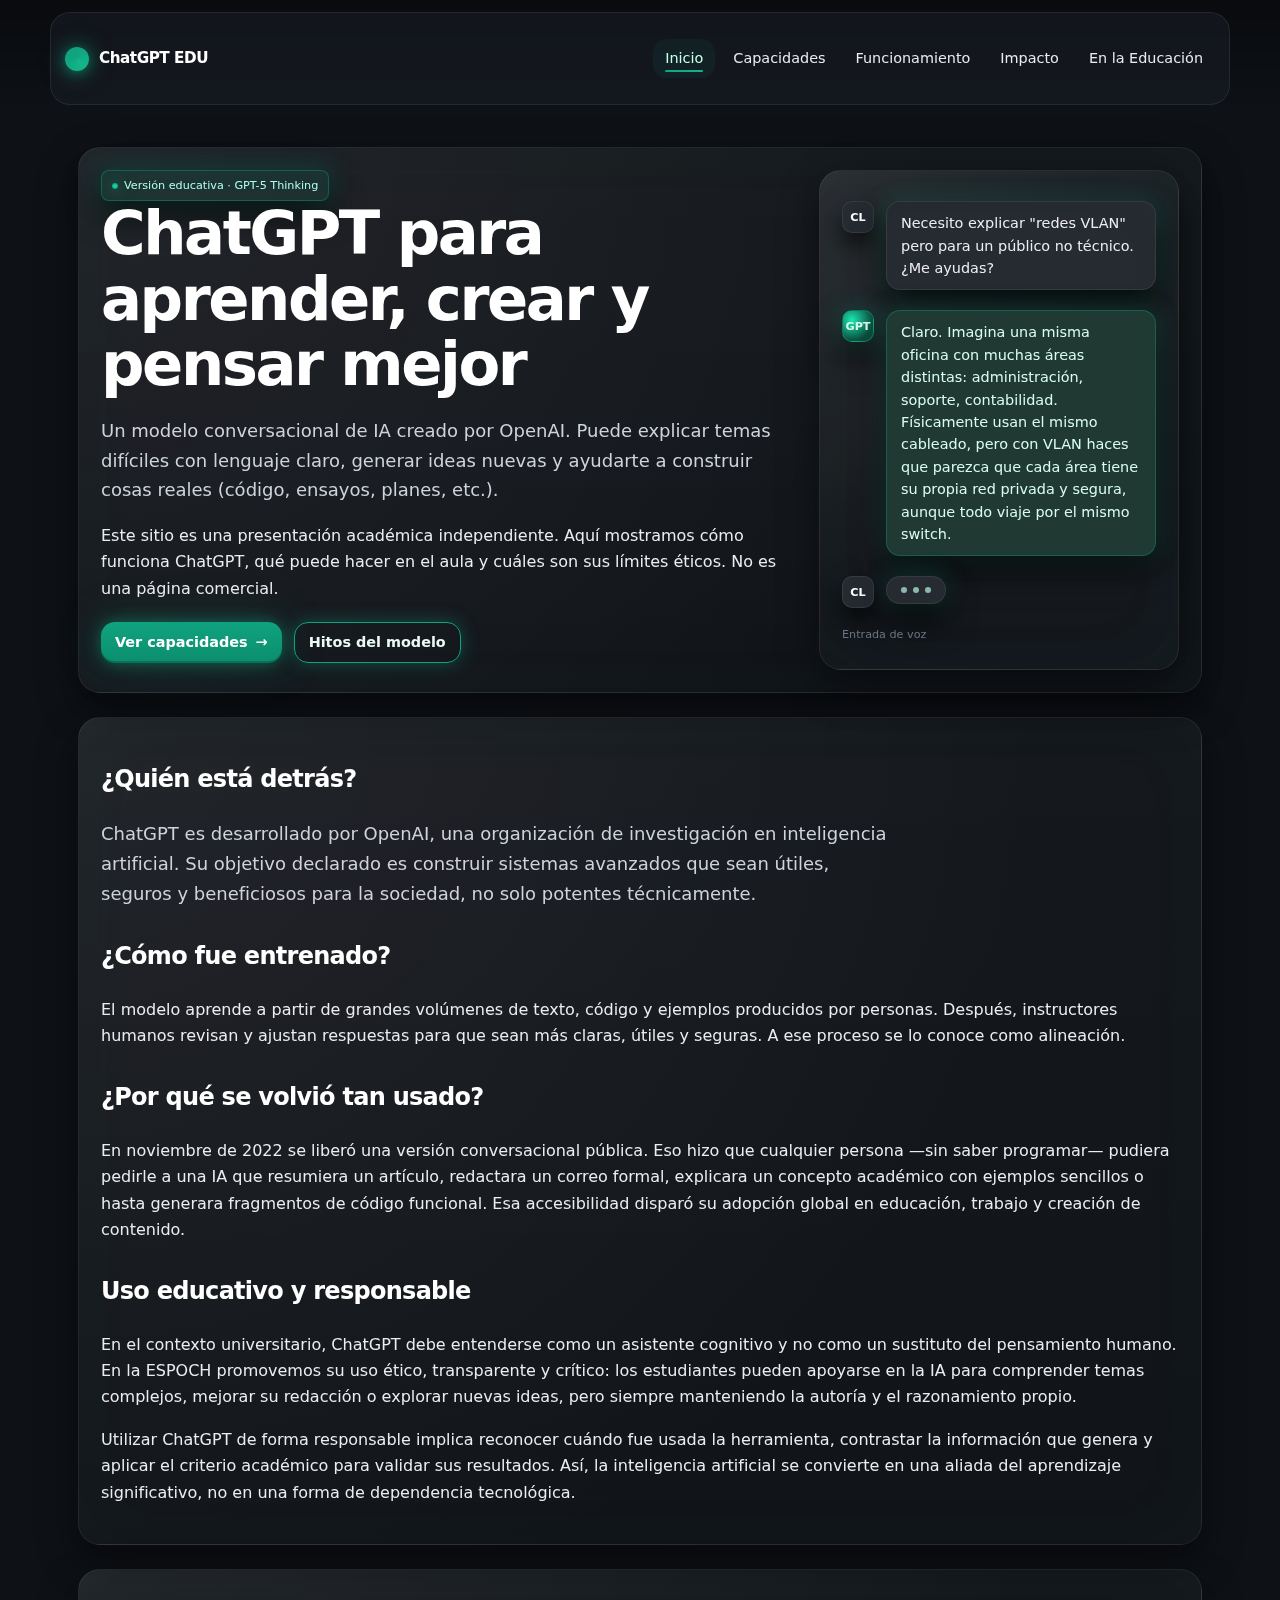
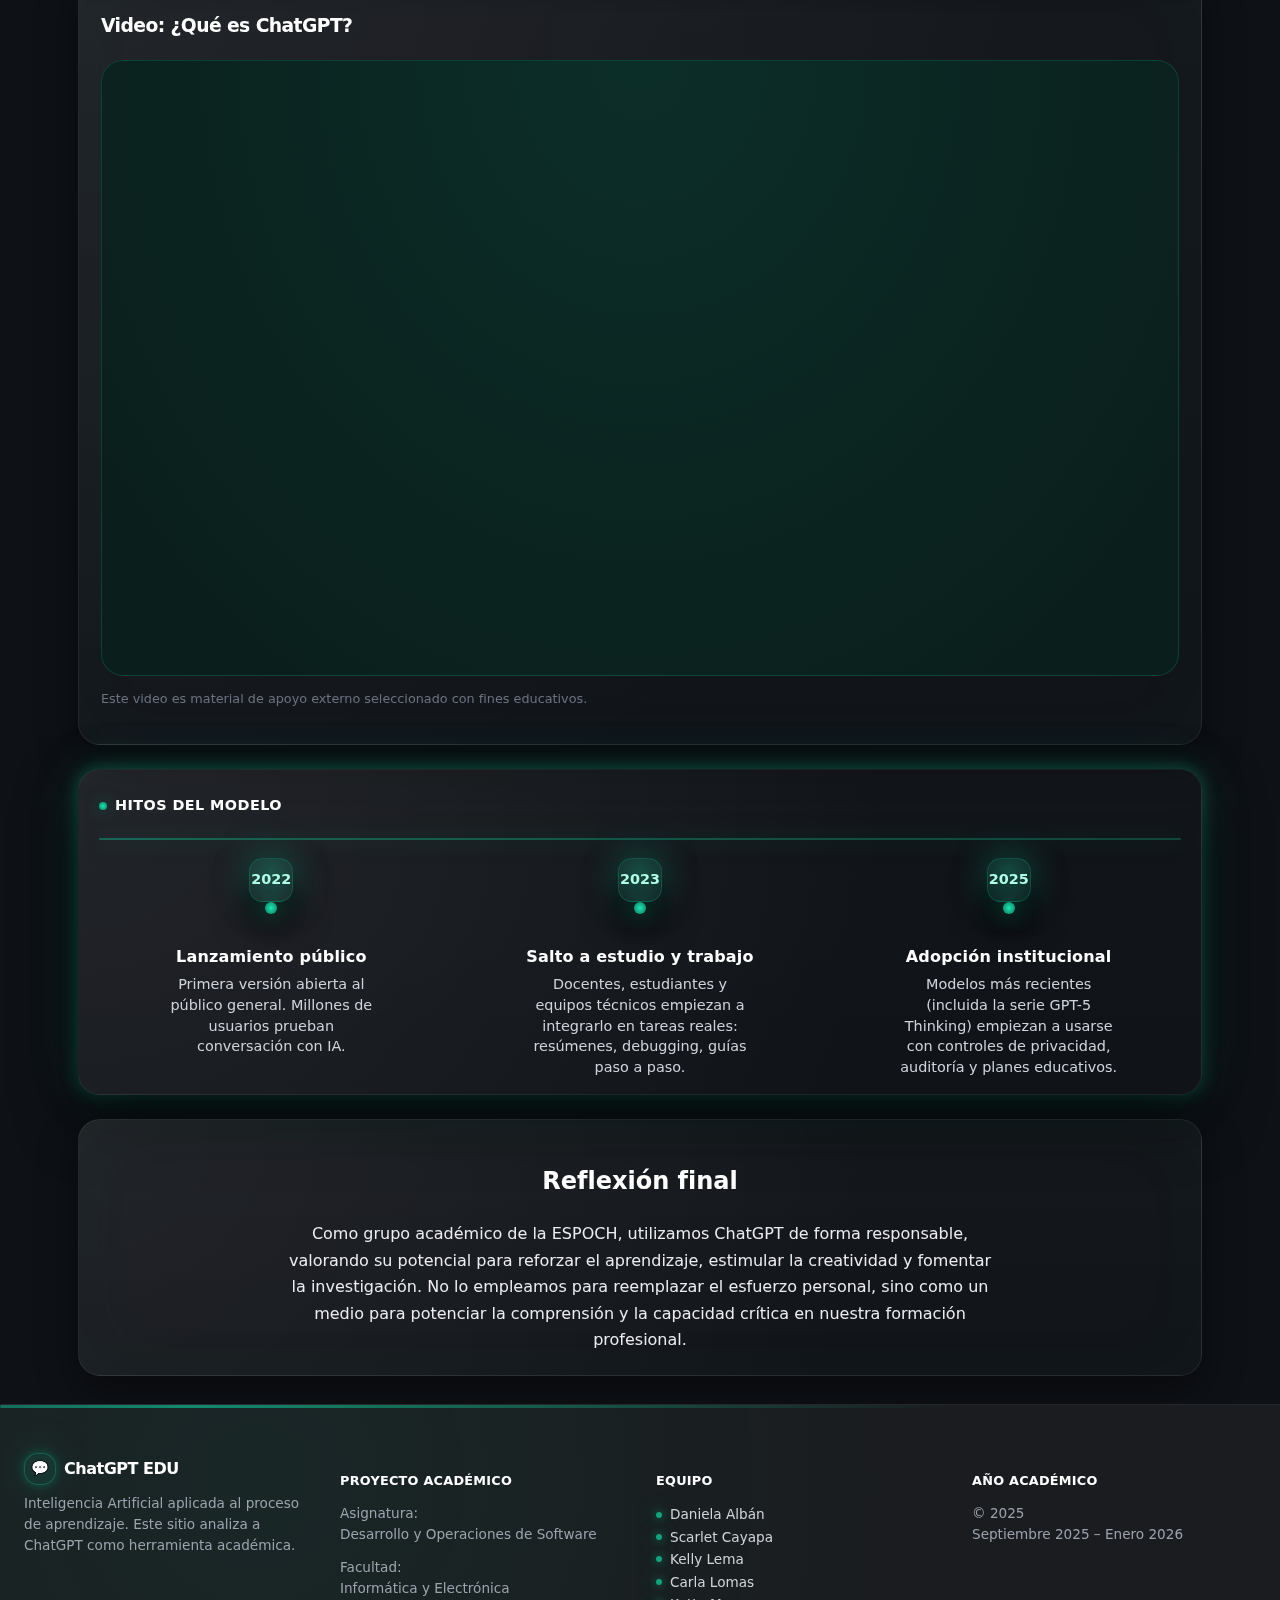
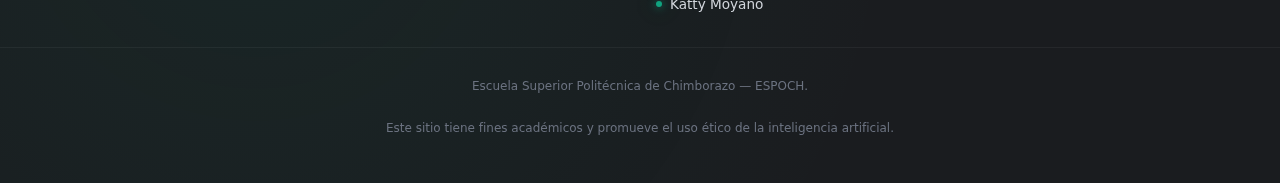
<file: index.html>
<!doctype html>
<html lang="es">
<head>
  <meta charset="utf-8" />
  <meta name="viewport" content="width=device-width,initial-scale=1" />
  <title>ChatGPT — Educación y Práctica Responsable</title>
  <link rel="stylesheet" href="css/styles.css">
  <meta name="description" content="ChatGPT explicado para educación: qué es, cómo funciona, límites, buenas prácticas y papel en el aprendizaje.">
</head>

<body>
  <header class="site-header">
    <nav class="nav" aria-label="Principal">
      <a class="logo" href="index.html">
        ChatGPT EDU
      </a>

      <ul class="menu" role="list">
        <li><a class="active" href="index.html">Inicio</a></li>
        <li><a href="capacidades.html">Capacidades</a></li>
        <li><a href="funcionamiento.html">Funcionamiento</a></li>
        <li><a href="impacto.html">Impacto</a></li>
        <li><a href="academia.html">En la Educación</a></li>
      </ul>
    </nav>
  </header>

  <main class="container">

    <section class="hero card">
      <div class="hero-grid">
        <div>
          <div class="badge" aria-label="Estado del modelo">
            <span class="badge-dot"></span>
            <span>Versión educativa · GPT-5 Thinking</span>
          </div>

          <h1>
            ChatGPT para aprender, crear y pensar mejor
          </h1>

          <p class="lead">
            Un modelo conversacional de IA creado por OpenAI. Puede explicar temas difíciles con lenguaje claro, generar ideas nuevas y ayudarte a construir cosas reales (código, ensayos, planes, etc.).
          </p>

          <p>
            Este sitio es una presentación académica independiente. Aquí mostramos cómo funciona ChatGPT, qué puede hacer en el aula y cuáles son sus límites éticos. No es una página comercial.
          </p>

          <div style="display:flex; flex-wrap:wrap; gap:12px; margin-top:20px;">
            <a class="btn" href="capacidades.html">
              <span>Ver capacidades</span>
              <span aria-hidden="true">→</span>
            </a>

            <a class="btn ghost" href="#timeline">
              <span>Hitos del modelo</span>
            </a>
          </div>
        </div>

        <aside aria-label="Demostración de chat" class="feature" style="font-size:.9rem; line-height:1.4rem;">
          <div class="chat-row user">
            <div class="chat-avatar">CL</div>
            <div class="bubble">
              Necesito explicar "redes VLAN" pero para un público no técnico. ¿Me ayudas?
            </div>
          </div>

          <div class="chat-row assistant">
            <div class="chat-avatar">GPT</div>
            <div class="bubble">
              Claro. Imagina una misma oficina con muchas áreas distintas:
              administración, soporte, contabilidad. Físicamente usan el mismo
              cableado, pero con VLAN haces que parezca que cada área tiene su
              propia red privada y segura, aunque todo viaje por el mismo switch.
            </div>
          </div>

          <div class="chat-row user">
            <div class="chat-avatar">CL</div>
            <div class="bubble typing">
              <span></span><span></span><span></span>
            </div>
          </div>

          <div style="display:flex; align-items:center; font-size:.7rem; color:var(--c-dim); margin-top:8px;">
            <span>Entrada de voz</span>
            <div class="voice-indicator active" aria-hidden="true">
              <div class="bar"></div>
              <div class="bar"></div>
              <div class="bar"></div>
            </div>
          </div>
        </aside>
      </div>
    </section>

    <section class="intro card" style="margin-top:24px;">
      <h2 style="color:#fff; letter-spacing:-0.03em;">¿Quién está detrás?</h2>
      <p class="lead" style="max-width:70ch;">
        ChatGPT es desarrollado por OpenAI, una organización de investigación en inteligencia artificial. Su objetivo declarado es construir sistemas avanzados que sean útiles, seguros y beneficiosos para la sociedad, no solo potentes técnicamente. 
      </p>

      <h2 style="color:#fff; letter-spacing:-0.03em; margin-top:1.8rem;">¿Cómo fue entrenado?</h2>
      <p>
        El modelo aprende a partir de grandes volúmenes de texto, código y ejemplos producidos por personas. Después, instructores humanos revisan y ajustan respuestas para que sean más claras, útiles y seguras. A ese proceso se lo conoce como alineación.
      </p>

      <h2 style="color:#fff; letter-spacing:-0.03em; margin-top:1.8rem;">¿Por qué se volvió tan usado?</h2>
      <p>
        En noviembre de 2022 se liberó una versión conversacional pública. Eso hizo que cualquier persona —sin saber programar— pudiera pedirle a una IA que resumiera un artículo, redactara un correo formal, explicara un concepto académico con ejemplos sencillos o hasta generara fragmentos de código funcional. Esa accesibilidad disparó su adopción global en educación, trabajo y creación de contenido.
      </p>
      <h2 style="color:#fff; letter-spacing:-0.03em; margin-top:1.8rem;">Uso educativo y responsable</h2>
      <p>
        En el contexto universitario, ChatGPT debe entenderse como un asistente cognitivo y no como un sustituto del pensamiento humano. 
        En la ESPOCH promovemos su uso ético, transparente y crítico: los estudiantes pueden apoyarse en la IA para comprender temas complejos, 
        mejorar su redacción o explorar nuevas ideas, pero siempre manteniendo la autoría y el razonamiento propio.
      </p>
      <p>
        Utilizar ChatGPT de forma responsable implica reconocer cuándo fue usada la herramienta, contrastar la información que genera y aplicar el criterio académico para validar sus resultados. 
        Así, la inteligencia artificial se convierte en una aliada del aprendizaje significativo, no en una forma de dependencia tecnológica.
      </p>
    </section>

    <section class="video card" style="margin-top:24px;">
      <h3 style="color:#fff; letter-spacing:-0.03em;">Video: ¿Qué es ChatGPT?</h3>
      <div class="video-wrap">
        <iframe
          src="https://www.youtube.com/embed/VIDEO_ID"
          title="Introducción a ChatGPT"
          allowfullscreen
          loading="lazy"
        ></iframe>
      </div>
      <p style="font-size:.8rem; color:var(--c-dim); margin-top:12px;">
        Este video es material de apoyo externo seleccionado con fines educativos.
      </p>
    </section>

    <section class="timeline" id="timeline" aria-labelledby="timeline-title" style="margin-top:24px;">
      <div class="timeline-header" id="timeline-title">Hitos del modelo</div>

      <div class="timeline-rail" aria-hidden="true"></div>

      <div class="timeline-items">
        <article class="timeline-item" aria-label="Lanzamiento público, 2022">
          <div class="timeline-icon">2022</div>
          <div class="timeline-dot"></div>
          <strong>Lanzamiento público</strong>
          <span>
            Primera versión abierta al público general. Millones de usuarios prueban conversación con IA.
          </span>
        </article>

        <article class="timeline-item" aria-label="Uso masivo educativo y laboral, 2023">
          <div class="timeline-icon">2023</div>
          <div class="timeline-dot"></div>
          <strong>Salto a estudio y trabajo</strong>
          <span>
            Docentes, estudiantes y equipos técnicos empiezan a integrarlo en tareas reales: resúmenes, debugging, guías paso a paso.
          </span>
        </article>

        <article class="timeline-item" aria-label="Integración institucional, 2025">
          <div class="timeline-icon">2025</div>
          <div class="timeline-dot"></div>
          <strong>Adopción institucional</strong>
          <span>
            Modelos más recientes (incluida la serie GPT-5 Thinking) empiezan a usarse con controles de privacidad, auditoría y planes educativos.
          </span>
        </article>
      </div>
    </section>
    <section class="card" style="margin-top:24px; text-align:center;">
      <h2 style="color:#fff;">Reflexión final</h2>
      <p style="max-width:70ch; margin:auto;">
        Como grupo académico de la ESPOCH, utilizamos ChatGPT de forma responsable, 
        valorando su potencial para reforzar el aprendizaje, estimular la creatividad y fomentar la investigación. 
        No lo empleamos para reemplazar el esfuerzo personal, sino como un medio para potenciar la comprensión y la capacidad crítica en nuestra formación profesional.
      </p>

    </section>

  </main>

  <footer class="site-footer">
    <div class="footer-accent"></div>

    <div class="footer-inner">

      <div class="footer-col brand-col">
        <div class="footer-logo">
          <span class="footer-logo-icon">💬</span>
          <span class="footer-logo-text">ChatGPT EDU</span>
        </div>
        <p class="footer-desc">
          Inteligencia Artificial aplicada al proceso de aprendizaje.
          Este sitio analiza a ChatGPT como herramienta académica.
        </p>
      </div>

      <div class="footer-col project-col">
        <h4 class="footer-heading">Proyecto académico</h4>
        <p class="footer-text">
          Asignatura:<br>
          Desarrollo y Operaciones de Software
        </p>
        <p class="footer-text">
          Facultad:<br>
          Informática y Electrónica
        </p>
      </div>

      <div class="footer-col team-col">
        <h4 class="footer-heading">Equipo</h4>
        <ul class="footer-list">
          <li>Daniela Albán</li>
          <li>Scarlet Cayapa</li>
          <li>Kelly Lema</li>
          <li>Carla Lomas</li>
          <li>Katty Moyano</li>
        </ul>
      </div>

      <div class="footer-col meta-col">
        <h4 class="footer-heading">Año académico</h4>
        <p class="footer-text">
          © 2025<br>
          Septiembre 2025 – Enero 2026
        </p>
      </div>
    </div>

    <div class="footer-bottom">
      <p class="footer-bottom-text">
        Escuela Superior Politécnica de Chimborazo — ESPOCH.<br><br>
        Este sitio tiene fines académicos y promueve el uso ético de la inteligencia artificial.
      </p>
    </div>
  </footer>

  <script src="js/script.js"></script>
</body>
</html>
</file>
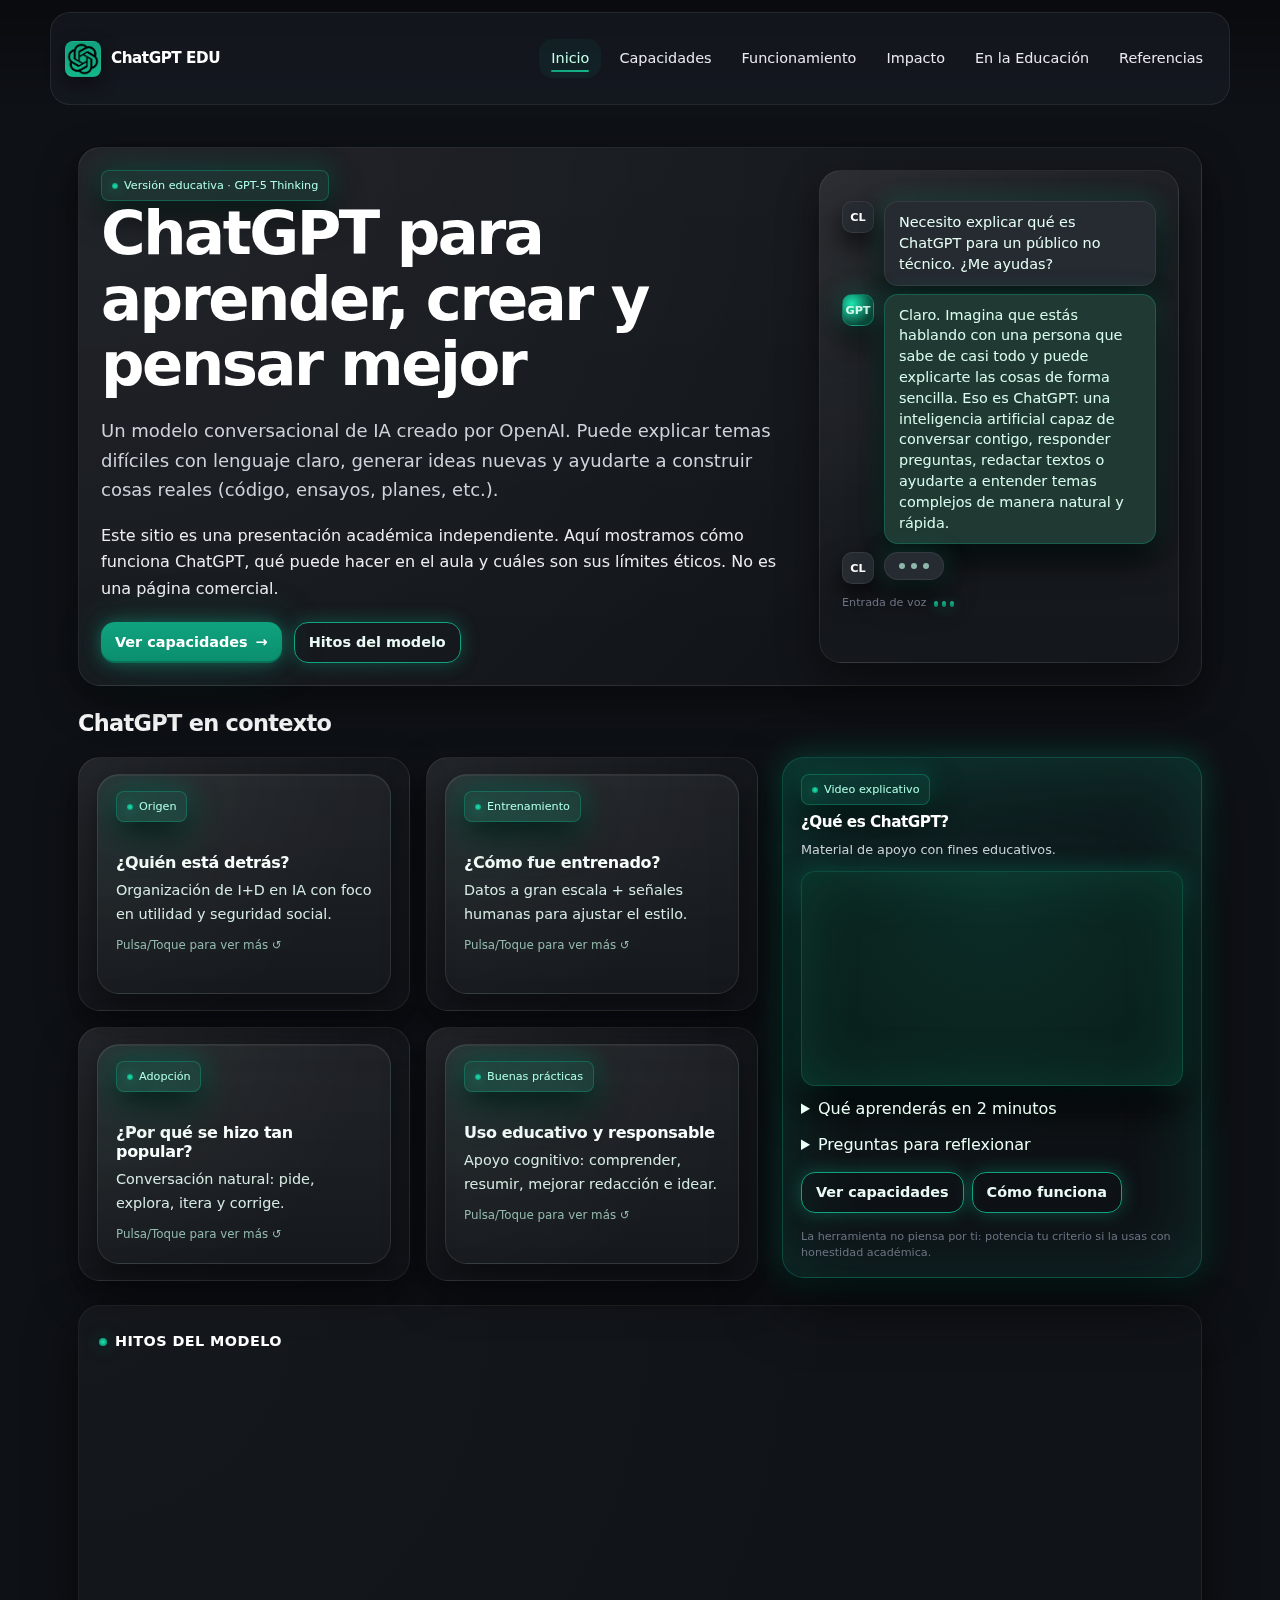
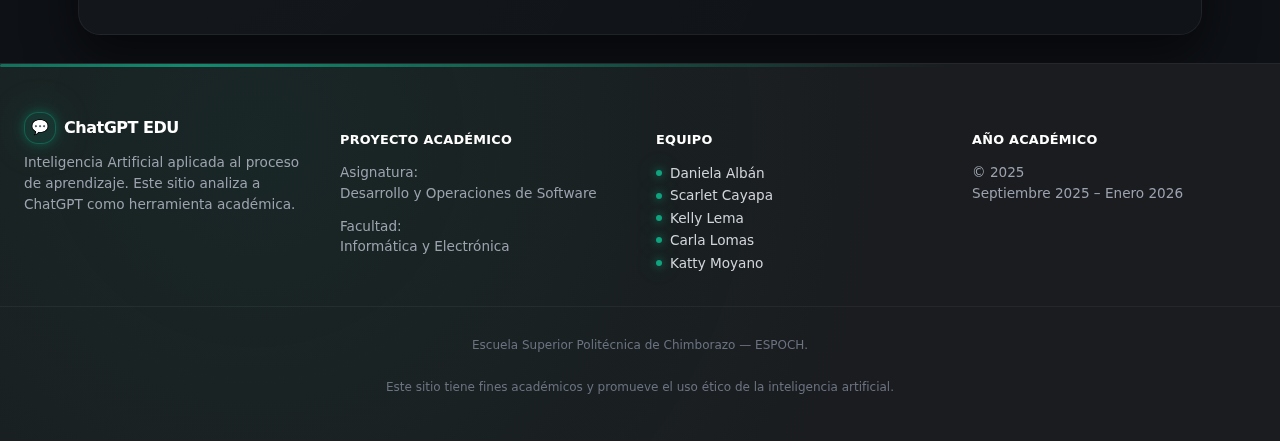
<file: ChatGPT-main/index.html>
<!doctype html>
<html lang="es">
<head>
  <meta charset="utf-8" />
  <meta name="viewport" content="width=device-width,initial-scale=1" />
  <title>ChatGPT — Educación y Práctica Responsable</title>
  <link rel="stylesheet" href="css/index.css">
  <link rel="icon" type="image/png" sizes="16x16" href="img/chatgpt_logo.png">
  <meta name="description" content="ChatGPT explicado para educación: qué es, cómo funciona, límites, buenas prácticas y papel en el aprendizaje.">
</head>

<body>
  <header class="site-header">
    <nav class="nav" aria-label="Principal">
      <a class="logo" href="index.html" aria-label="ChatGPT EDU">
        <img src="img/chatgpt.png" alt="ChatGPT EDU" class="logo-img">
        <span class="logo-text">ChatGPT EDU</span>
      </a>

      <ul class="menu" role="list">
        <li><a class="active" href="index.html">Inicio</a></li>
        <li><a href="capacidades.html">Capacidades</a></li>
        <li><a href="funcionamiento.html">Funcionamiento</a></li>
        <li><a href="impacto.html">Impacto</a></li>
        <li><a href="academia.html">En la Educación</a></li>
        <li><a href="referencias.html">Referencias</a></li>
      </ul>
    </nav>
  </header>

  <main class="container">

    <section class="hero card">
      <div class="hero-grid">
        <div>
          <div class="badge" aria-label="Estado del modelo">
            <span class="badge-dot"></span>
            <span>Versión educativa · GPT-5 Thinking</span>
          </div>

          <h1>
            ChatGPT para aprender, crear y pensar mejor
          </h1>

          <p class="lead">
            Un modelo conversacional de IA creado por OpenAI. Puede explicar temas difíciles con lenguaje claro, generar ideas nuevas y ayudarte a construir cosas reales (código, ensayos, planes, etc.).
          </p>

          <p>
            Este sitio es una presentación académica independiente. Aquí mostramos cómo funciona ChatGPT, qué puede hacer en el aula y cuáles son sus límites éticos. No es una página comercial.
          </p>

          <div style="display:flex; flex-wrap:wrap; gap:12px; margin-top:20px;">
            <a class="btn" href="capacidades.html">
              <span>Ver capacidades</span>
              <span aria-hidden="true">→</span>
            </a>

            <a class="btn ghost" href="#timeline">
              <span>Hitos del modelo</span>
            </a>
          </div>
        </div>

        <aside aria-label="Demostración de chat" class="feature" style="font-size:.9rem; line-height:1.4rem;">
          <div class="chat-row user">
            <div class="chat-avatar">CL</div>
            <div class="bubble">
              Necesito explicar qué es ChatGPT para un público no técnico. ¿Me ayudas?
            </div>
          </div>

          <div class="chat-row assistant">
            <div class="chat-avatar">GPT</div>
            <div class="bubble">
              Claro. Imagina que estás hablando con una persona que sabe de casi todo
              y puede explicarte las cosas de forma sencilla. Eso es ChatGPT: 
              una inteligencia artificial capaz de conversar contigo, responder preguntas,
              redactar textos o ayudarte a entender temas complejos de manera natural y rápida.
            </div>
          </div>

          <div class="chat-row user">
            <div class="chat-avatar">CL</div>
            <div class="bubble typing">
              <span></span><span></span><span></span>
            </div>
          </div>

          <div style="display:flex; align-items:center; font-size:.7rem; color:var(--c-dim); margin-top:8px;">
            <span>Entrada de voz</span>
            <div class="voice-indicator active" aria-hidden="true">
              <div class="bar"></div>
              <div class="bar"></div>
              <div class="bar"></div>
            </div>
          </div>
        </aside>
      </div>
    </section>

<section class="intro-block section-block" aria-labelledby="intro-ctx">
  <!-- Cabecera de la sección -->
  <header class="intro-head">
    <h2 id="intro-ctx" class="section-title">ChatGPT en contexto</h2>
  </header>

  <!-- Grid de tarjetas + video -->
  <div class="intro-grid">

    <!-- Columna izquierda: flip-cards con imagen de fondo -->
    <div class="intro-col">

      <!-- ¿Quién está detrás? -->
      <article class="card feature intro-card flip" aria-live="polite">
        <div class="flip-inner">
          <!-- Frente -->
          <div class="flip-face flip-front">
            <span class="badge"><span class="badge-dot"></span> Origen</span>
            <br></br>
            <h3 class="intro-card-title">¿Quién está detrás?</h3>
            <p class="intro-card-text">
              Organización de I+D en IA con foco en utilidad y seguridad social.
            </p>
            <p class="intro-card-footnote">Pulsa/Toque para ver más ↺</p>
          </div>
          <!-- Dorso con imagen de fondo -->
          <div
            class="flip-face flip-back"
            style="background-image:url('img/openai-building.png');background-size:cover;background-position:center;border-radius:var(--radius-lg);"
          >
            <div class="card feature" style="background:rgba(0,0,0,.45);">
              <h3 class="intro-card-title">OpenAI · Misión</h3>
              <p class="intro-card-text">
                Desarrollar sistemas de IA <strong>útiles, seguros y confiables</strong>, priorizando el beneficio social por encima del rendimiento técnico aislado.
              </p>
              <p class="intro-card-footnote">Fuente institucional y comunicaciones públicas.</p>
            </div>
          </div>
        </div>
      </article>

      <!-- ¿Cómo fue entrenado? -->
      <article class="card feature intro-card flip" aria-live="polite">
        <div class="flip-inner">
          <!-- Frente -->
          <div class="flip-face flip-front">
            <span class="badge"><span class="badge-dot"></span> Entrenamiento</span>
            <br></br>
            <h3 class="intro-card-title">¿Cómo fue entrenado?</h3>
            <p class="intro-card-text">
              Datos a gran escala + señales humanas para ajustar el estilo.
            </p>
            <p class="intro-card-footnote">Pulsa/Toque para ver más ↺</p>
          </div>
          <!-- Dorso con imagen de fondo -->
          <div
            class="flip-face flip-back"
            style="background-image:url('img/training-dataset.png');background-size:cover;background-position:center;border-radius:var(--radius-lg);"
          >
            <div class="card feature" style="background:rgba(0,0,0,.45);">
              <h3 class="intro-card-title">Pre-entrenamiento + Alineación</h3>
              <p class="intro-card-text">
                Aprende patrones de <em>texto y código</em> a gran escala. Y, con retroalimentación humana, se guía hacia respuestas <strong>claras, respetuosas y seguras</strong>.
              </p>
            </div>
          </div>
        </div>
      </article>

      <!-- ¿Por qué se hizo tan popular? -->
      <article class="card feature intro-card flip" aria-live="polite">
        <div class="flip-inner">
          <!-- Frente -->
          <div class="flip-face flip-front">
            <span class="badge"><span class="badge-dot"></span> Adopción</span>
            <br></br>
            <h3 class="intro-card-title">¿Por qué se hizo tan popular?</h3>
            <p class="intro-card-text">
              Conversación natural: pide, explora, itera y corrige.
            </p>
            <p class="intro-card-footnote">Pulsa/Toque para ver más ↺</p>
          </div>
          <!-- Dorso con imagen de fondo -->
          <div
            class="flip-face flip-back"
            style="background-image:url('img/popularity.png');background-size:cover;background-position:center;border-radius:var(--radius-lg);"
          >
            <div class="card feature" style="background:rgba(0,0,0,.45);">
              <h3 class="intro-card-title">Accesibilidad = impacto</h3>
              <p class="intro-card-text">
                Desde 2022, cualquiera puede solicitar <em>explicaciones</em>, <em>borradores</em> o <em>ayuda práctica</em> en lenguaje cotidiano: eso la volvió útil para estudio y trabajo.
              </p>
              <p class="intro-card-footnote">Uso cotidiano en múltiples disciplinas.</p>
            </div>
          </div>
        </div>
      </article>

      <!-- Uso educativo y responsable -->
      <article class="card feature intro-card flip" aria-live="polite">
        <div class="flip-inner">
          <!-- Frente -->
          <div class="flip-face flip-front">
            <span class="badge"><span class="badge-dot"></span> Buenas prácticas</span>
            <br></br>
            <h3 class="intro-card-title">Uso educativo y responsable</h3>
            <p class="intro-card-text">
              Apoyo cognitivo: comprender, resumir, mejorar redacción e idear.
            </p>
            <p class="intro-card-footnote">Pulsa/Toque para ver más ↺</p>
          </div>
          <!-- Dorso con imagen de fondo -->
          <div
            class="flip-face flip-back"
            style="background-image:url('img/ethics-class.png');background-size:cover;background-position:center;border-radius:var(--radius-lg);"
          >
            <div class="card feature" style="background:rgba(0,0,0,.45);">
              <h3 class="intro-card-title">Reglas ESPOCH</h3>
              <p class="intro-card-text">
                Mantener <strong>autoría propia</strong>, citar apoyo, validar información y evitar dependencia. La herramienta potencia el criterio, no lo reemplaza.
              </p>
              <p class="intro-card-footnote">Lineamientos de honestidad académica.</p>
            </div>
          </div>
        </div>
      </article>

    </div>

    <!-- Columna derecha: video destacado -->
    <aside class="intro-video-card card feature">
      <div class="intro-video-head">
        <div class="intro-video-badge">
          <span class="badge-dot"></span>
          <span>Video explicativo</span>
        </div>
        <h3 class="intro-video-title">¿Qué es ChatGPT?</h3>
        <p class="intro-video-desc">Material de apoyo con fines educativos.</p>
      </div>

      <div class="video-shell">
        <div class="video-frame-wrap">
          <iframe
            src="https://www.youtube.com/embed/RwoV5thJ54U"
            title="Introducción a ChatGPT"
            allowfullscreen
            loading="lazy"
          ></iframe>
        </div>
      </div>

      <details class="video-accordion">
        <summary>Qué aprenderás en 2 minutos</summary>
        <ul class="video-points" role="list">
          <li>Definición breve de ChatGPT y su propósito general.</li>
          <li>Idea básica de cómo fue entrenado y por qué responde en lenguaje natural.</li>
          <li>Usos comunes en estudio/trabajo y recordatorio de límites.</li>
        </ul>
      </details>

      <details class="video-accordion">
        <summary>Preguntas para reflexionar</summary>
        <ul class="video-points" role="list">
          <li>¿En qué tareas te apoyaría sin reemplazar tu juicio?</li>
          <li>¿Qué validarías siempre (datos, fuentes, sesgos)?</li>
        </ul>
      </details>

      <div class="video-cta" style="display:flex;flex-wrap:wrap;gap:.5rem;margin:.25rem 0 0">
        <a class="btn ghost" href="capacidades.html">Ver capacidades</a>
        <a class="btn ghost" href="funcionamiento.html">Cómo funciona</a>
      </div>


      <p class="intro-video-footnote">
        La herramienta no piensa por ti: potencia tu criterio si la usas con honestidad académica.
      </p>
    </aside>

  </div>
</section>

    <section class="timeline" id="timeline" aria-labelledby="timeline-title" style="margin-top:24px;">
      <div class="timeline-header" id="timeline-title">Hitos del modelo</div>

      <div class="timeline-rail" aria-hidden="true"></div>

      <div class="timeline-items">
        <article class="timeline-item" data-year="2022">
          <div class="timeline-icon" aria-hidden="true">2022</div>
          <div class="timeline-card" style="margin-top: 1rem;">
            <div class="timeline-head">
              <strong>Lanzamiento público</strong>
              <button class="timeline-toggle" aria-expanded="false" aria-controls="more-2022">Ver más</button>
            </div>
            <p class="timeline-lead">Primera versión abierta al público general. Millones de usuarios prueban conversación con IA.</p>
            <div id="more-2022" class="timeline-more" aria-hidden="true">
              <ul>
                <li>Acceso masivo y experimentación temprana por estudiantes y profesionales.</li>
                <li>Nuevas aplicaciones en educación y productividad.</li>
              </ul>
            </div>
          </div>
        </article>

        <article class="timeline-item" data-year="2023">
          <div class="timeline-icon" aria-hidden="true">2023</div>
          <div class="timeline-card" style="margin-top: 1rem;">
            <div class="timeline-head">
              <strong>Salto a estudio y trabajo</strong>
              <button class="timeline-toggle" aria-expanded="false" aria-controls="more-2023">Ver más</button>
            </div>
            <p class="timeline-lead">Docentes, estudiantes y equipos técnicos empiezan a integrarlo en tareas reales: resúmenes, debugging, guías paso a paso.</p>
            <div id="more-2023" class="timeline-more" aria-hidden="true">
              <ul>
                <li>Propuestas de buenas prácticas en el aula.</li>
                <li>Herramientas auxiliares para docentes y evaluadores.</li>
              </ul>
            </div>
          </div>
        </article>

        <article class="timeline-item" data-year="2025">
          <div class="timeline-icon" aria-hidden="true">2025</div>
          <div class="timeline-card" style="margin-top: 1rem;">
            <div class="timeline-head">
              <strong>Adopción institucional</strong>
              <button class="timeline-toggle" aria-expanded="false" aria-controls="more-2025">Ver más</button>
            </div>
            <p class="timeline-lead">Modelos más recientes empiezan a usarse con controles de privacidad, auditoría y planes educativos.</p>
            <div id="more-2025" class="timeline-more" aria-hidden="true">
              <ul>
                <li>Integración con políticas institucionales de privacidad.</li>
                <li>Desarrollo de cursos y recursos oficiales.</li>
              </ul>
            </div>
          </div>
        </article>
      </div>
    </section>


  </main>

  <footer class="site-footer">
    <div class="footer-accent"></div>

    <div class="footer-inner">

      <div class="footer-col brand-col">
        <div class="footer-logo">
          <span class="footer-logo-icon">💬</span>
          <span class="footer-logo-text">ChatGPT EDU</span>
        </div>
        <p class="footer-desc">
          Inteligencia Artificial aplicada al proceso de aprendizaje.
          Este sitio analiza a ChatGPT como herramienta académica.
        </p>
      </div>

      <div class="footer-col project-col">
        <h4 class="footer-heading">Proyecto académico</h4>
        <p class="footer-text">
          Asignatura:<br>
          Desarrollo y Operaciones de Software
        </p>
        <p class="footer-text">
          Facultad:<br>
          Informática y Electrónica
        </p>
      </div>

      <div class="footer-col team-col">
        <h4 class="footer-heading">Equipo</h4>
        <ul class="footer-list">
          <li>Daniela Albán</li>
          <li>Scarlet Cayapa</li>
          <li>Kelly Lema</li>
          <li>Carla Lomas</li>
          <li>Katty Moyano</li>
        </ul>
      </div>

      <div class="footer-col meta-col">
        <h4 class="footer-heading">Año académico</h4>
        <p class="footer-text">
          © 2025<br>
          Septiembre 2025 – Enero 2026
        </p>
      </div>
    </div>

    <div class="footer-bottom">
      <p class="footer-bottom-text">
        Escuela Superior Politécnica de Chimborazo — ESPOCH.<br><br>
        Este sitio tiene fines académicos y promueve el uso ético de la inteligencia artificial.
      </p>
    </div>
  </footer>

  <script src="js/script.js"></script>
  <!-- pequeño script para animar la timeline y manejar expansión -->
  <script>
      (function(){
        // Animar cuando entren en viewport
        const items = document.querySelectorAll('.timeline-item');
        const io = new IntersectionObserver((entries) => {
          entries.forEach(e => {
            if (e.isIntersecting) {
              e.target.classList.add('in-view');
              io.unobserve(e.target);
            }
          });
        }, {threshold: 0.18});
        items.forEach(i => io.observe(i));

        // Toggle expandible accesible
        document.querySelectorAll('.timeline-toggle').forEach(btn => {
          btn.addEventListener('click', () => {
            const id = btn.getAttribute('aria-controls');
            const panel = document.getElementById(id);
            const expanded = btn.getAttribute('aria-expanded') === 'true';
            btn.setAttribute('aria-expanded', String(!expanded));
            if (!expanded) {
              panel.setAttribute('aria-hidden','false');
              panel.style.maxHeight = panel.scrollHeight + 'px';
              btn.textContent = 'Cerrar';
            } else {
              panel.style.maxHeight = null;
              panel.setAttribute('aria-hidden','true');
              btn.textContent = 'Ver más';
            }
          });
        });
        // Ajustar maxHeight al resize para panels abiertos
        window.addEventListener('resize', () => {
          document.querySelectorAll('.timeline-more').forEach(p => {
            if (p.parentElement.querySelector('.timeline-toggle').getAttribute('aria-expanded') === 'true') {
              p.style.maxHeight = p.scrollHeight + 'px';
            }
          });
        });
      })();
    </script>
</body>
</html>
</file>
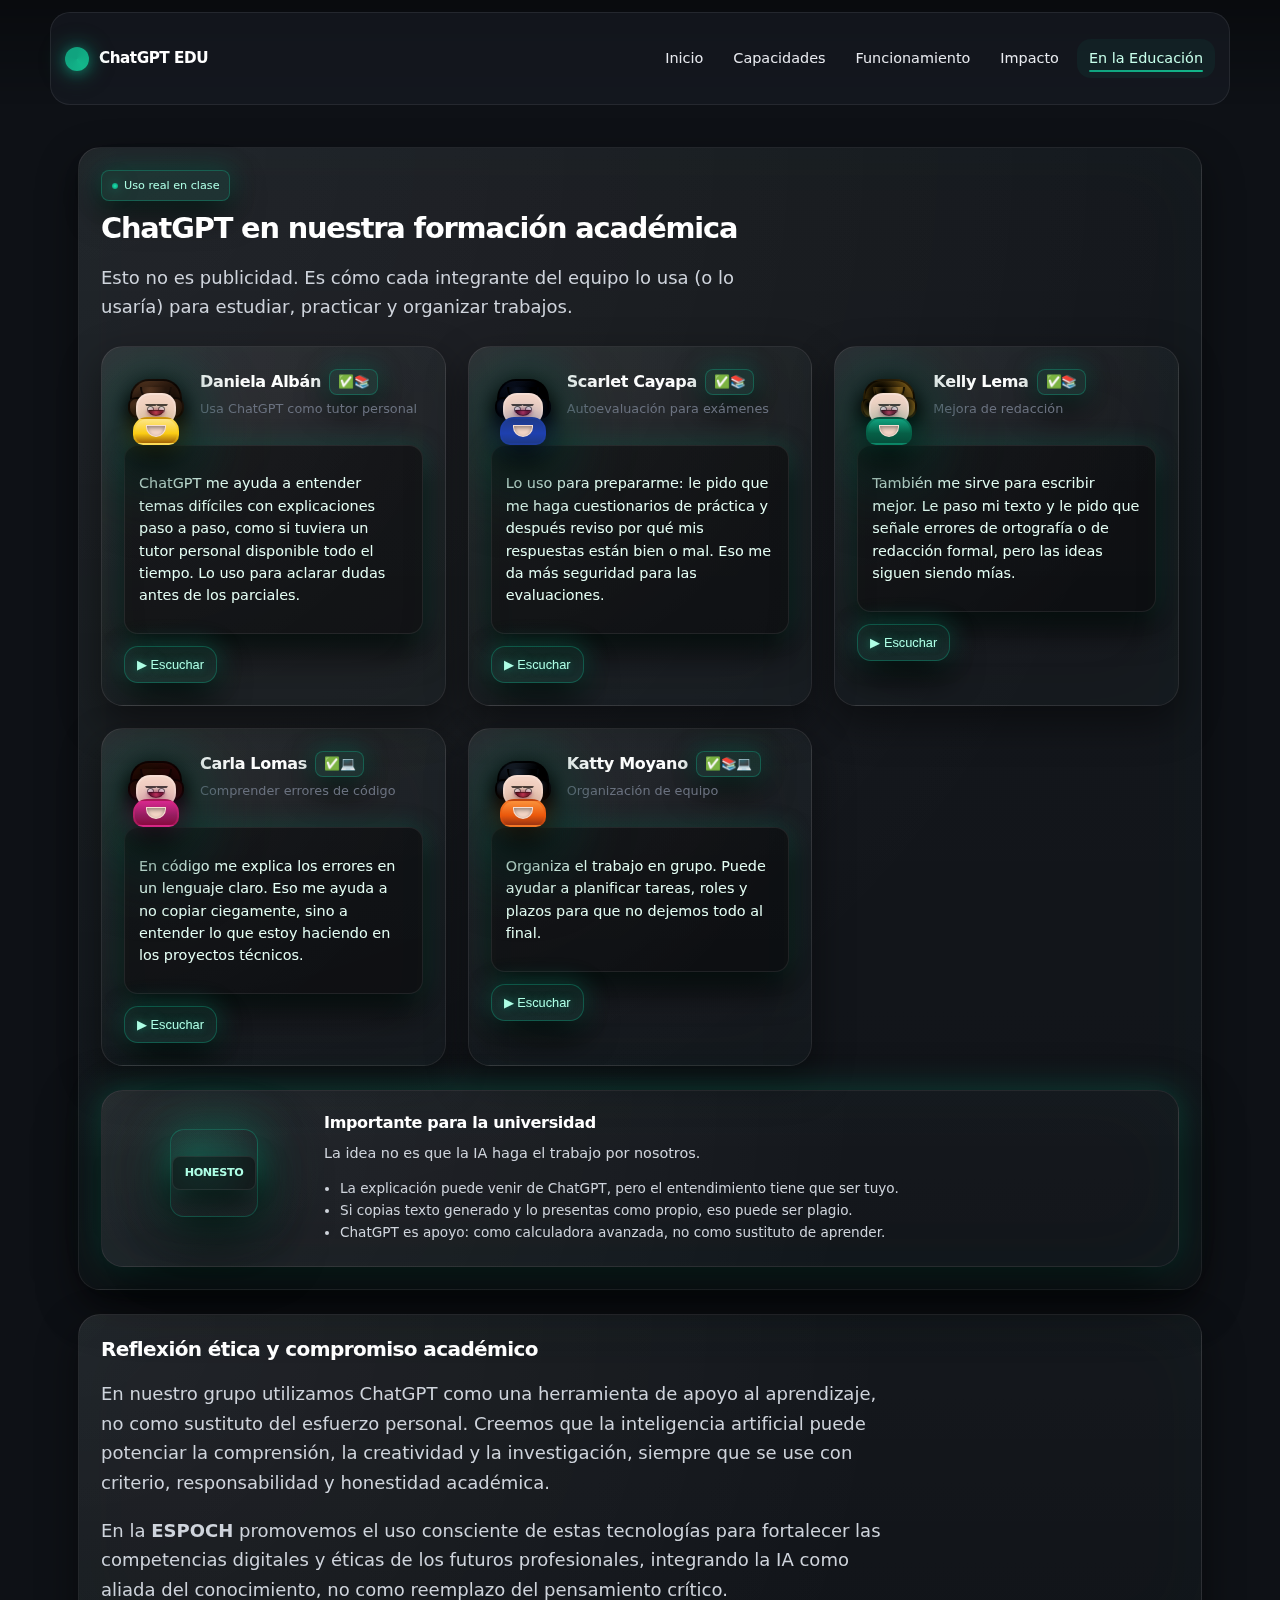
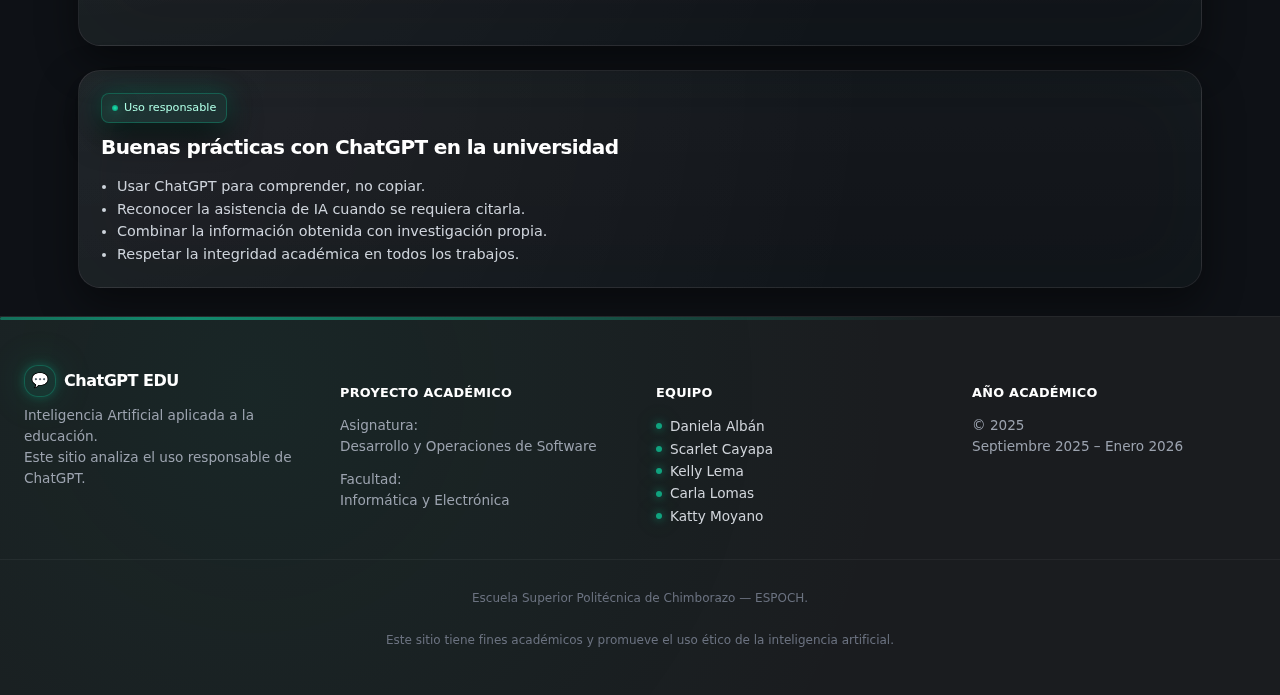
<file: academia.html>
<!doctype html>
<html lang="es">
<head>
  <meta charset="utf-8" />
  <meta name="viewport" content="width=device-width,initial-scale=1" />
  <title>ChatGPT en nuestra formación académica</title>

  <link rel="stylesheet" href="css/styles.css" />
  <meta name="description" content="Cómo usamos ChatGPT como apoyo en estudio, organización y práctica académica." />
</head>

<body>
  <header class="site-header">
    <nav class="nav" aria-label="Principal">
      <a class="logo" href="index.html">ChatGPT EDU</a>
      <ul class="menu" role="list">
        <li><a href="index.html">Inicio</a></li>
        <li><a href="capacidades.html">Capacidades</a></li>
        <li><a href="funcionamiento.html">Funcionamiento</a></li>
        <li><a href="impacto.html">Impacto</a></li>
        <li><a class="active" href="academia.html">En la Educación</a></li>
      </ul>
    </nav>
  </header>

  <main class="container">

    <section class="card" style="margin-bottom:24px;">
      <header style="margin-bottom:1rem;">
        <div class="badge" style="margin-bottom:.75rem;">
          <span class="badge-dot"></span>
          <span>Uso real en clase</span>
        </div>

        <h1 class="acad-title">
          ChatGPT en nuestra formación académica
        </h1>

        <p class="lead" style="max-width:60ch;">
          Esto no es publicidad. Es cómo cada integrante del equipo lo usa
          (o lo usaría) para estudiar, practicar y organizar trabajos.
        </p>
      </header>

      <div class="acad-grid">

        <article class="student-card card slide-up avatar-a">
          <div class="student-top">

            <div class="student-avatar" aria-hidden="true">
              <div class="avatar-head">
                <div class="avatar-hair">
                  <div class="bangs"></div>
                </div>
                <div class="avatar-face">
                  <div class="avatar-eye eye-left"></div>
                  <div class="avatar-eye eye-right"></div>
                  <div class="avatar-mouth"></div>
                </div>
                <div class="avatar-body"></div>
              </div>
            </div>

            <div class="student-meta">
              <h3 class="student-name">
                Daniela Albán
                <span class="student-tags">✅📚</span>
              </h3>
              <p class="student-role muted-small">
                Usa ChatGPT como tutor personal
              </p>
            </div>
          </div>

          <div
            class="bubble pulse"
            data-texto="ChatGPT me ayuda a entender temas difíciles con explicaciones paso a paso, como si tuviera un tutor personal disponible todo el tiempo. Lo uso para aclarar dudas antes de los parciales.">
            <p>
              ChatGPT me ayuda a entender temas difíciles con explicaciones paso a paso,
              como si tuviera un tutor personal disponible todo el tiempo. Lo uso para
              aclarar dudas antes de los parciales.
            </p>
          </div>

          <div class="student-actions">
            <button class="speak-btn" aria-label="Escuchar a Nombre 1">▶ Escuchar</button>

            <div class="voice-indicator" aria-hidden="true">
              <span class="bar"></span>
              <span class="bar"></span>
              <span class="bar"></span>
            </div>
          </div>
        </article>


        <article class="student-card card slide-up avatar-b">
          <div class="student-top">

            <div class="student-avatar" aria-hidden="true">
              <div class="avatar-head">
                <div class="avatar-hair">
                  <div class="bangs"></div>
                </div>
                <div class="avatar-face">
                  <div class="avatar-eye eye-left"></div>
                  <div class="avatar-eye eye-right"></div>
                  <div class="avatar-mouth"></div>
                </div>
                <div class="avatar-body"></div>
              </div>
            </div>

            <div class="student-meta">
              <h3 class="student-name">
                Scarlet Cayapa
                <span class="student-tags">✅📚</span>
              </h3>
              <p class="student-role muted-small">
                Autoevaluación para exámenes
              </p>
            </div>
          </div>

          <div class="bubble pulse"
               data-texto="Lo uso para prepararme: le pido que me haga cuestionarios de práctica y después reviso por qué mis respuestas están bien o mal. Eso me da más seguridad para las evaluaciones.">
            <p>
              Lo uso para prepararme: le pido que me haga cuestionarios de práctica y después
              reviso por qué mis respuestas están bien o mal. Eso me da más seguridad
              para las evaluaciones.
            </p>
          </div>

          <div class="student-actions">
            <button class="speak-btn" aria-label="Escuchar a Nombre 2">▶ Escuchar</button>

            <div class="voice-indicator" aria-hidden="true">
              <span class="bar"></span>
              <span class="bar"></span>
              <span class="bar"></span>
            </div>
          </div>
        </article>


        <article class="student-card card slide-up avatar-c">
          <div class="student-top">

            <div class="student-avatar" aria-hidden="true">
              <div class="avatar-head">
                <div class="avatar-hair">
                  <div class="bangs"></div>
                </div>
                <div class="avatar-face">
                  <div class="avatar-eye eye-left"></div>
                  <div class="avatar-eye eye-right"></div>
                  <div class="avatar-mouth"></div>
                </div>
                <div class="avatar-body"></div>
              </div>
            </div>

            <div class="student-meta">
              <h3 class="student-name">
                Kelly Lema
                <span class="student-tags">✅📚</span>
              </h3>
              <p class="student-role muted-small">
                Mejora de redacción
              </p>
            </div>
          </div>

          <div class="bubble pulse"
               data-texto="También me sirve para escribir mejor. Le paso mi texto y le pido que señale errores de ortografía o de redacción formal, pero las ideas siguen siendo mías.">
            <p>
              También me sirve para escribir mejor. Le paso mi texto y le pido
              que señale errores de ortografía o de redacción formal,
              pero las ideas siguen siendo mías.
            </p>
          </div>

          <div class="student-actions">
            <button class="speak-btn" aria-label="Escuchar a Nombre 3">▶ Escuchar</button>

            <div class="voice-indicator" aria-hidden="true">
              <span class="bar"></span>
              <span class="bar"></span>
              <span class="bar"></span>
            </div>
          </div>
        </article>


        <article class="student-card card slide-up avatar-d">
          <div class="student-top">

            <div class="student-avatar" aria-hidden="true">
              <div class="avatar-head">
                <div class="avatar-hair">
                  <div class="bangs"></div>
                </div>
                <div class="avatar-face">
                  <div class="avatar-eye eye-left"></div>
                  <div class="avatar-eye eye-right"></div>
                  <div class="avatar-mouth"></div>
                </div>
                <div class="avatar-body"></div>
              </div>
            </div>

            <div class="student-meta">
              <h3 class="student-name">
                Carla Lomas
                <span class="student-tags">✅💻</span>
              </h3>
              <p class="student-role muted-small">
                Comprender errores de código
              </p>
            </div>
          </div>

          <div class="bubble pulse"
               data-texto="En código me explica los errores en un lenguaje claro. Eso me ayuda a no copiar ciegamente, sino a entender lo que estoy haciendo en los proyectos técnicos.">
            <p>
              En código me explica los errores en un lenguaje claro.
              Eso me ayuda a no copiar ciegamente, sino a entender lo que estoy
              haciendo en los proyectos técnicos.
            </p>
          </div>

          <div class="student-actions">
            <button class="speak-btn" aria-label="Escuchar a Nombre 4">▶ Escuchar</button>

            <div class="voice-indicator" aria-hidden="true">
              <span class="bar"></span>
              <span class="bar"></span>
              <span class="bar"></span>
            </div>
          </div>
        </article>


        <article class="student-card card slide-up avatar-e">
          <div class="student-top">

            <div class="student-avatar" aria-hidden="true">
              <div class="avatar-head">
                <div class="avatar-hair">
                  <div class="bangs"></div>
                </div>
                <div class="avatar-face">
                  <div class="avatar-eye eye-left"></div>
                  <div class="avatar-eye eye-right"></div>
                  <div class="avatar-mouth"></div>
                </div>
                <div class="avatar-body"></div>
              </div>
            </div>

            <div class="student-meta">
              <h3 class="student-name">
                Katty Moyano
                <span class="student-tags">✅📚💻</span>
              </h3>
              <p class="student-role muted-small">
                Organización de equipo
              </p>
            </div>
          </div>

          <div class="bubble pulse"
               data-texto="Organiza el trabajo en grupo. Puede ayudar a planificar tareas, roles y plazos para que no dejemos todo al final.">
            <p>
              Organiza el trabajo en grupo. Puede ayudar a planificar tareas,
              roles y plazos para que no dejemos todo al final.
            </p>
          </div>

          <div class="student-actions">
            <button class="speak-btn" aria-label="Escuchar a Nombre 5">▶ Escuchar</button>

            <div class="voice-indicator" aria-hidden="true">
              <span class="bar"></span>
              <span class="bar"></span>
              <span class="bar"></span>
            </div>
          </div>
        </article>

      </div>

      <div class="acad-disclaimer card feature" style="margin-top:24px;">
        <div class="acad-disclaimer-left">
          <div class="acad-bubble">
            <div class="acad-bubble-inner">HONESTO</div>
          </div>
          <div class="acad-halo"></div>
        </div>

        <div class="acad-disclaimer-body">
          <h2 class="acad-disclaimer-title">
            Importante para la universidad
          </h2>
          <p class="acad-disclaimer-text">
            La idea no es que la IA haga el trabajo por nosotros.
          </p>
          <ul class="acad-disclaimer-list">
            <li>La explicación puede venir de ChatGPT, pero el entendimiento tiene que ser tuyo.</li>
            <li>Si copias texto generado y lo presentas como propio, eso puede ser plagio.</li>
            <li>ChatGPT es apoyo: como calculadora avanzada, no como sustituto de aprender.</li>
          </ul>
        </div>
      </div>

    </section>

    <section class="card feature" style="margin-top:24px;">
      <h2 class="fx-subtitle">Reflexión ética y compromiso académico</h2>
      <p class="lead" style="max-width:70ch;">
        En nuestro grupo utilizamos ChatGPT como una herramienta de apoyo al aprendizaje, 
        no como sustituto del esfuerzo personal. Creemos que la inteligencia artificial puede 
        potenciar la comprensión, la creatividad y la investigación, siempre que se use con 
        criterio, responsabilidad y honestidad académica.
      </p>
      <p class="lead" style="max-width:70ch;">
        En la <strong>ESPOCH</strong> promovemos el uso consciente de estas tecnologías para 
        fortalecer las competencias digitales y éticas de los futuros profesionales, integrando 
        la IA como aliada del conocimiento, no como reemplazo del pensamiento crítico.
      </p>
    </section>

    <section class="card" style="margin-top:24px;">
      <header style="margin-bottom:1rem;">
        <div class="badge" style="margin-bottom:.75rem;">
          <span class="badge-dot"></span>
          <span>Uso responsable</span>
        </div>
        <h2 class="fx-subtitle">Buenas prácticas con ChatGPT en la universidad</h2>
      </header>

      <ul class="fx-step-list">
        <li>Usar ChatGPT para comprender, no copiar.</li>
        <li>Reconocer la asistencia de IA cuando se requiera citarla.</li>
        <li>Combinar la información obtenida con investigación propia.</li>
        <li>Respetar la integridad académica en todos los trabajos.</li>
      </ul>
    </section>

  </main>

  <footer class="site-footer">
    <div class="footer-accent"></div>

    <div class="footer-inner">
      <div class="footer-col brand-col">
        <div class="footer-logo">
          <span class="footer-logo-icon">💬</span>
          <span class="footer-logo-text">ChatGPT EDU</span>
        </div>
        <p class="footer-desc">
          Inteligencia Artificial aplicada a la educación.<br>
          Este sitio analiza el uso responsable de ChatGPT.
        </p>
      </div>

      <div class="footer-col project-col">
        <h4 class="footer-heading">Proyecto académico</h4>
        <p class="footer-text">
          Asignatura:<br>
          Desarrollo y Operaciones de Software
        </p>
        <p class="footer-text">
          Facultad:<br>
          Informática y Electrónica
        </p>
      </div>

      <div class="footer-col team-col">
        <h4 class="footer-heading">Equipo</h4>
        <ul class="footer-list">
          <li>Daniela Albán</li>
          <li>Scarlet Cayapa</li>
          <li>Kelly Lema</li>
          <li>Carla Lomas</li>
          <li>Katty Moyano</li>
        </ul>
      </div>

      <div class="footer-col meta-col">
        <h4 class="footer-heading">Año académico</h4>
        <p class="footer-text">
          © 2025<br>
          Septiembre 2025 – Enero 2026
        </p>
      </div>
    </div>

    <div class="footer-bottom">
      <p class="footer-bottom-text">
        Escuela Superior Politécnica de Chimborazo — ESPOCH.<br><br>
        Este sitio tiene fines académicos y promueve el uso ético de la inteligencia artificial.
      </p>
    </div>
  </footer>

  <script src="js/script.js"></script>
</body>
</html>
</file>
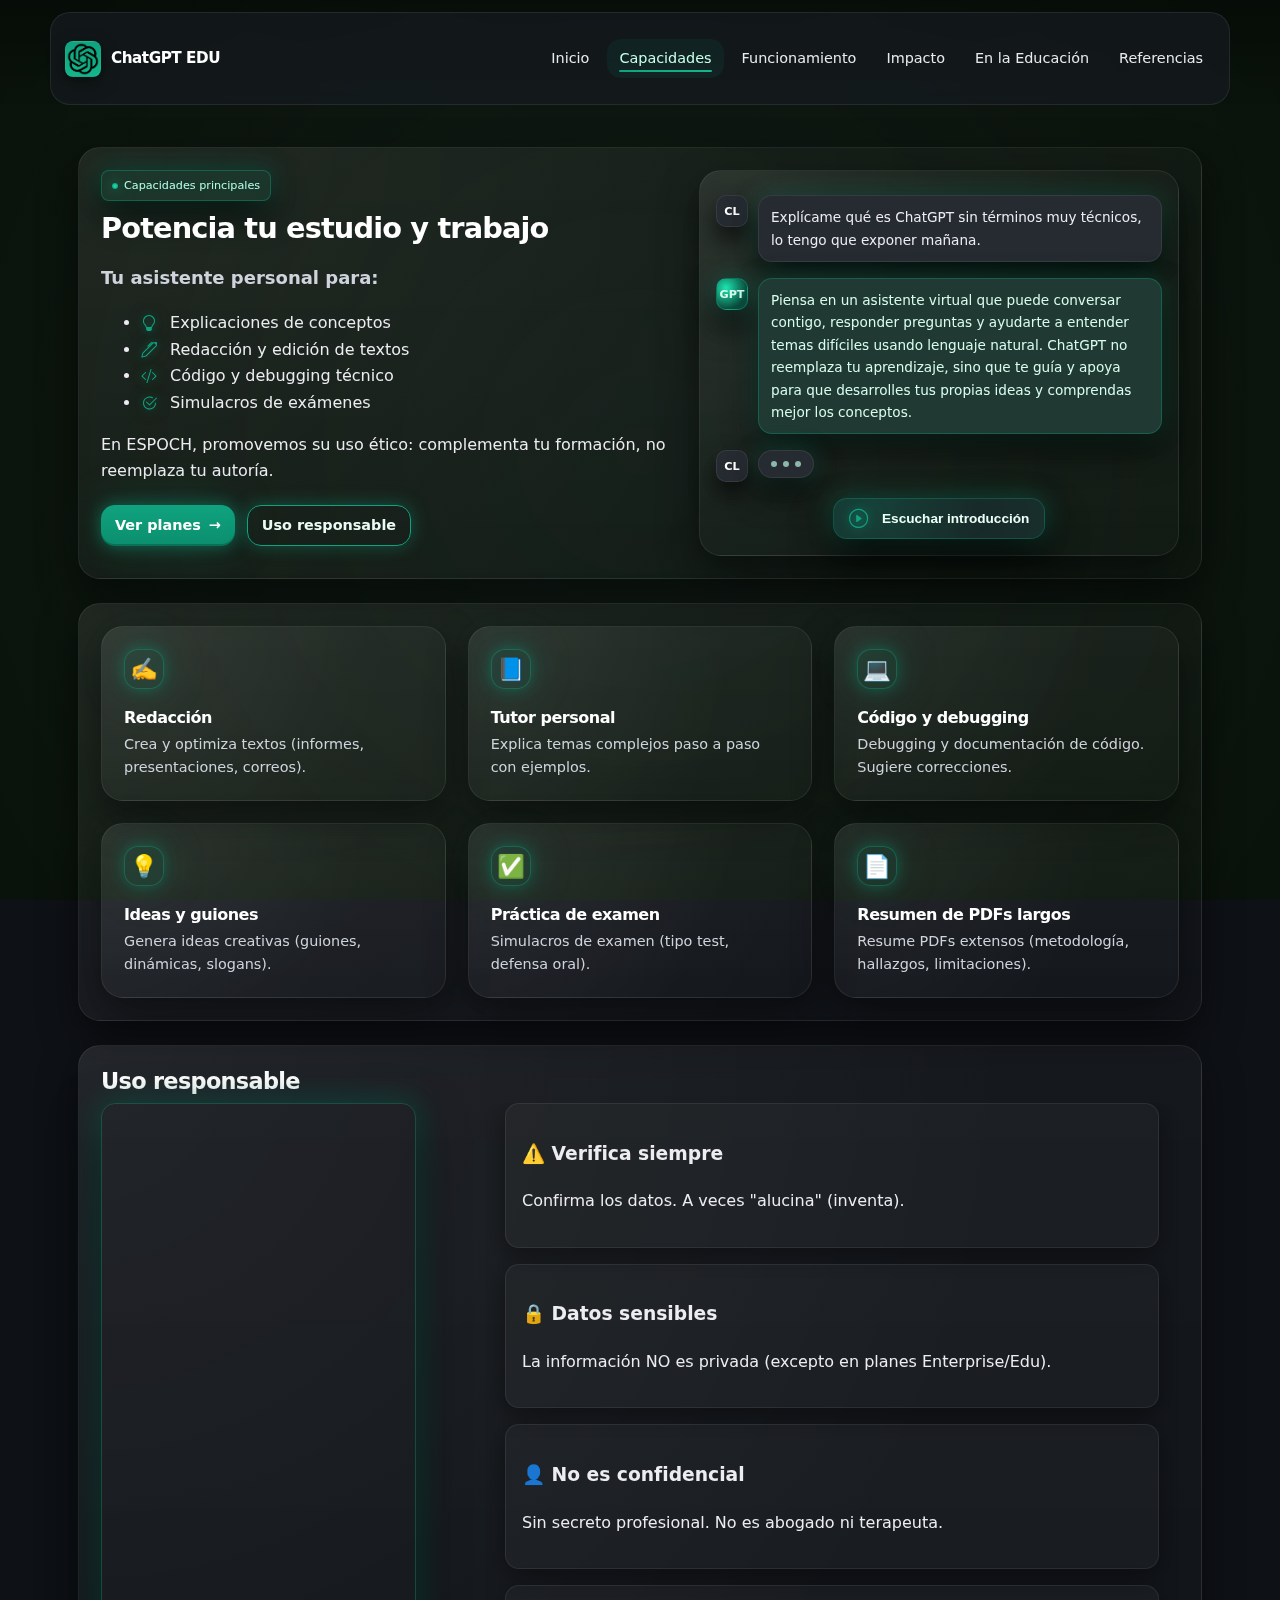
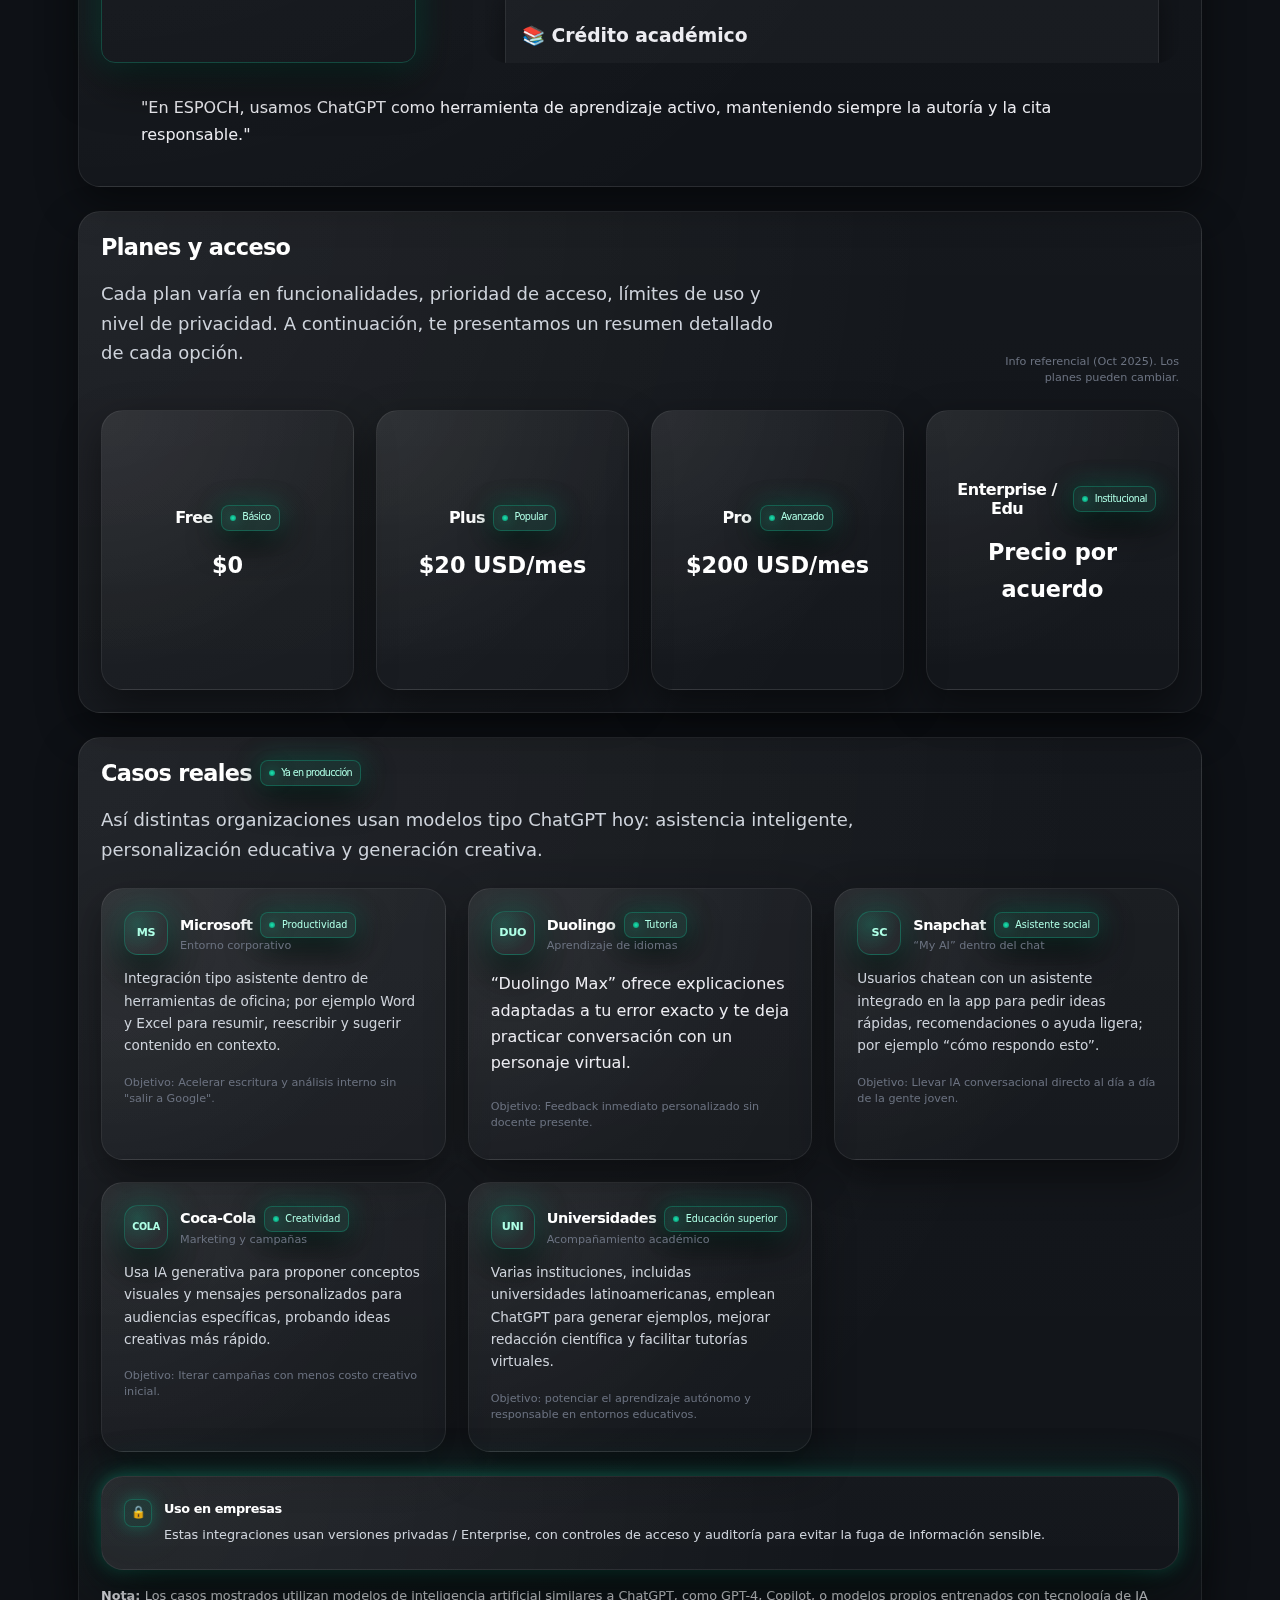
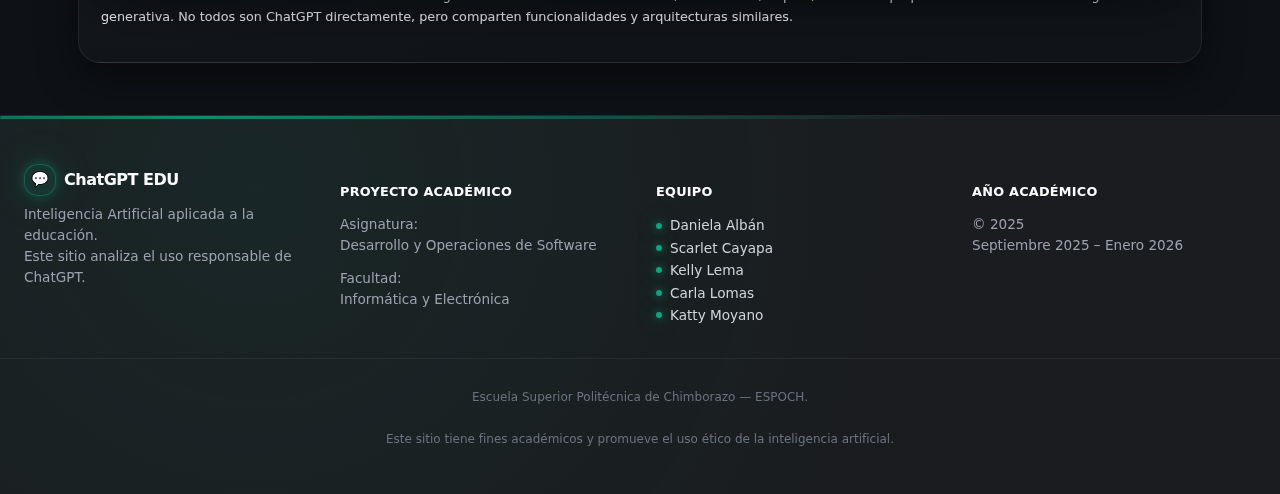
<file: capacidades.html>
<!doctype html>
<html lang="es">
<head>
  <meta charset="utf-8" />
  <meta name="viewport" content="width=device-width,initial-scale=1" />
  <title>Capacidades de ChatGPT</title>
  <link rel="icon" type="image/png" sizes="16x16" href="img/chatgpt_logo.png">
  <link rel="stylesheet" href="css/capacidades.css" />
  <link rel="stylesheet" href="https://cdn.jsdelivr.net/npm/bootstrap-icons@1.11.1/font/bootstrap-icons.css">
  <meta name="description" content="Para qué sirve ChatGPT: estudio, programación, redacción, y planes de acceso.">
  <script src="js/audio.js" defer></script>
</head>

<body>
  <video autoplay muted loop playsinline id="bg-video">
    <source src="https://cdn.pixabay.com/video/2021/12/15/101214-657793439_large.mp4" type="video/mp4">
  </video>
  <header class="site-header">
    <nav class="nav" aria-label="Principal">
      <a class="logo" href="index.html">
        <img src="img/chatgpt.png" alt="ChatGPT EDU" class="logo-img">
        <span class="logo-text">ChatGPT EDU</span>
      </a>
      <ul class="menu" role="list">
        <li><a href="index.html">Inicio</a></li>
        <li><a class="active" href="capacidades.html">Capacidades</a></li>
        <li><a href="funcionamiento.html">Funcionamiento</a></li>
        <li><a href="impacto.html">Impacto</a></li>
        <li><a href="academia.html">En la Educación</a></li>
        <li><a href="referencias.html">Referencias</a></li>
      </ul>
    </nav>
  </header>

  <main class="container">

    <section class="card section-block reveal">
      <div class="hero-flex">

        <div class="hero-copy">
          <div class="badge hero-badge">
            <span class="badge-dot"></span>
            <span>Capacidades principales</span>
          </div>

          <h1 class="hero-title">
            Potencia tu estudio y trabajo
          </h1>

          <p class="lead hero-lead">
            <strong>Tu asistente personal para:</strong>
            <ul class="hero-list">
              <li><i class="bi bi-lightbulb"></i> Explicaciones de conceptos</li>
              <li><i class="bi bi-pen"></i> Redacción y edición de textos</li>
              <li><i class="bi bi-code-slash"></i> Código y debugging técnico</li>
              <li><i class="bi bi-check2-circle"></i> Simulacros de exámenes</li>
            </ul>
            <span class="text-sm">
              En ESPOCH, promovemos su uso ético: complementa tu formación, no reemplaza tu autoría.
            </span>
          </p>

          <div class="cta-row">
            <a class="btn" href="#planes">
              <span>Ver planes</span>
              <span aria-hidden="true">→</span>
            </a>

            <a class="btn ghost" href="#responsable">
              <span>Uso responsable</span>
            </a>
          </div>
        </div>

        <aside class="feature hero-chat">
          <div class="chat-row user">
            <div class="chat-avatar">CL</div>
            <div class="bubble">
              Explícame qué es ChatGPT sin términos muy técnicos, lo tengo que exponer mañana.
            </div>
          </div>

          <div class="chat-row assistant">
            <div class="chat-avatar">GPT</div>
            <div class="bubble">
              Piensa en un asistente virtual que puede conversar contigo, responder preguntas y
              ayudarte a entender temas difíciles usando lenguaje natural. ChatGPT no reemplaza
              tu aprendizaje, sino que te guía y apoya para que desarrolles tus propias ideas
              y comprendas mejor los conceptos.
            </div>
          </div>

          <div class="chat-row user">
            <div class="chat-avatar">CL</div>
            <div class="bubble typing">
              <span></span><span></span><span></span>
            </div>
          </div>

          <div class="voice-hint">
            <button class="audio-btn" data-target=".lead.hero-lead">
              <i class="bi bi-play-circle"></i> Escuchar introducción
            </button>
          </div>
        </aside>

      </div>
    </section>


    <section class="card section-block reveal">
      <div class="grid">

        <article class="card feature ability-card reveal">
          <div class="ability-icon">✍️</div>
          <h3 class="ability-title">Redacción</h3>
          <p class="ability-text">
            Crea y optimiza textos (informes, presentaciones, correos).
          </p>
        </article>

        <article class="card feature ability-card reveal">
          <div class="ability-icon">📘</div>
          <h3 class="ability-title">Tutor personal</h3>
          <p class="ability-text">
            Explica temas complejos paso a paso con ejemplos.
          </p>
        </article>

        <article class="card feature ability-card reveal">
          <div class="ability-icon">💻</div>
          <h3 class="ability-title">Código y debugging</h3>
          <p class="ability-text">
            Debugging y documentación de código. Sugiere correcciones.
          </p>
        </article>

        <article class="card feature ability-card reveal">
          <div class="ability-icon">💡</div>
          <h3 class="ability-title">Ideas y guiones</h3>
          <p class="ability-text">
            Genera ideas creativas (guiones, dinámicas, slogans).
          </p>
        </article>

        <article class="card feature ability-card reveal">
          <div class="ability-icon">✅</div>
          <h3 class="ability-title">Práctica de examen</h3>
          <p class="ability-text">
            Simulacros de examen (tipo test, defensa oral).
          </p>
        </article>

        <article class="card feature ability-card reveal">
          <div class="ability-icon">📄</div>
          <h3 class="ability-title">Resumen de PDFs largos</h3>
          <p class="ability-text">
            Resume PDFs extensos (metodología, hallazgos, limitaciones).
          </p>
        </article>

      </div>
    </section>


    <section class="card section-block reveal" id="responsable">
      <h2 class="section-title">Uso responsable</h2>

      <div class="responsible-layout">

        <div class="video-container reveal">
          <iframe 
            width="315" 
            height="560" 
            src="https://www.youtube.com/embed/LU6GW7ZaTwQ" 
            title="Uso responsable de IA" 
            frameborder="0" 
            allow="accelerometer; autoplay; clipboard-write; encrypted-media; gyroscope; picture-in-picture; web-share" 
            allowfullscreen>
          </iframe>
        </div>

        <div class="carousel-container">
          <div class="carousel-wrapper">
            <div class="carousel-track">

              <article class="carousel-item card feature responsible-card">
                <h3 class="responsible-heading">
                  <span class="responsible-emoji">⚠️</span>
                  <span>Verifica siempre</span>
                </h3>
                <p class="responsible-text">
                  Confirma los datos. A veces "alucina" (inventa).
                </p>
              </article>

              <article class="carousel-item card feature responsible-card">
                <h3 class="responsible-heading">
                  <span class="responsible-emoji">🔒</span>
                  <span>Datos sensibles</span>
                </h3>
                <p class="responsible-text">
                  La información NO es privada (excepto en planes Enterprise/Edu).
                </p>
              </article>

              <article class="carousel-item card feature responsible-card">
                <h3 class="responsible-heading">
                  <span class="responsible-emoji">👤</span>
                  <span>No es confidencial</span>
                </h3>
                <p class="responsible-text">
                  Sin secreto profesional. No es abogado ni terapeuta.
                </p>
              </article>

              <article class="carousel-item card feature responsible-card">
                <h3 class="responsible-heading">
                  <span class="responsible-emoji">📚</span>
                  <span>Crédito académico</span>
                </h3>
                <p class="responsible-text">
                  Citar es obligatorio. Copiar sin crédito es plagio.
                </p>
              </article>

              <article class="carousel-item card feature responsible-card">
                <h3 class="responsible-heading">
                  <span class="responsible-emoji">📘</span>
                  <span>En la práctica académica</span>
                </h3>
                <p class="responsible-text">
                  Compañero de estudio. Usar para aprender, no para copiar.
                </p>
              </article>

              <article class="carousel-item card feature responsible-card">
                <h3 class="responsible-heading">
                  <span class="responsible-emoji">⚠️</span>
                  <span>Verifica siempre</span>
                </h3>
                <p class="responsible-text">
                  Confirma los datos. A veces "alucina" (inventa).
                </p>
              </article>

              <article class="carousel-item card feature responsible-card">
                <h3 class="responsible-heading">
                  <span class="responsible-emoji">🔒</span>
                  <span>Datos sensibles</span>
                </h3>
                <p class="responsible-text">
                  La información NO es privada (excepto en planes Enterprise/Edu).
                </p>
              </article>

              <article class="carousel-item card feature responsible-card">
                <h3 class="responsible-heading">
                  <span class="responsible-emoji">👤</span>
                  <span>No es confidencial</span>
                </h3>
                <p class="responsible-text">
                  Sin secreto profesional. No es abogado ni terapeuta.
                </p>
              </article>

              <article class="carousel-item card feature responsible-card">
                <h3 class="responsible-heading">
                  <span class="responsible-emoji">📚</span>
                  <span>Crédito académico</span>
                </h3>
                <p class="responsible-text">
                  Citar es obligatorio. Copiar sin crédito es plagio.
                </p>
              </article>

              <article class="carousel-item card feature responsible-card">
                <h3 class="responsible-heading">
                  <span class="responsible-emoji">📘</span>
                  <span>En la práctica académica</span>
                </h3>
                <p class="responsible-text">
                  Compañero de estudio. Usar para aprender, no para copiar.
                </p>
              </article>

              </div>
          </div>
        </div>
        
      </div> <blockquote style="margin-top:1.5rem; font-weight:500;">
        "En ESPOCH, usamos ChatGPT como herramienta de aprendizaje activo, manteniendo siempre la autoría y la cita
        responsable."
      </blockquote>
    </section>

    <section class="card section-block reveal" id="planes">
      <div class="plans-head">
        <div>
          <h2 class="section-title">Planes y acceso</h2>
          <p class="lead plans-lead">
            Cada plan varía en funcionalidades, prioridad de acceso, límites de uso y nivel de privacidad.
            A continuación, te presentamos un resumen detallado de cada opción.
          </p>
        </div>

        <div class="plans-note">
          Info referencial (Oct 2025). Los planes pueden cambiar.
        </div>
      </div>

      <div class="plans-grid">
        
        <article class="plan plan-card reveal">
          <div class="plan-card-inner">
            
            <div class="plan-card-front card">
              <h3 class="plan-heading">
                <span class="plan-name">Free</span>
                <span class="badge badge-inline">
                  <span class="badge-dot"></span>
                  <span>Básico</span>
                </span>
              </h3>
              <div class="price">$0</div>
            </div>
            
            <div class="plan-card-back card">
              <h3 class="plan-heading-back">Plan Free</h3>
              <ul class="plan-list">
                <li><i class="bi bi-chat-square-text"></i> Explicación de conceptos y mejora de textos.</li>
                <li><i class="bi bi-clock-history"></i> Respuesta básica (limitado en horas pico).</li>
                <li><i class="bi bi-cpu"></i> Modelos estándar.</li>
              </ul>
              <p class="plan-footnote">
                Perfecto para tareas cotidianas, estudio básico o pruebas iniciales.
              </p>
            </div>
          </div>
        </article>

        <article class="plan plan-card reveal">
          <div class="plan-card-inner">
            
            <div class="plan-card-front card">
              <h3 class="plan-heading">
                <span class="plan-name">Plus</span>
                <span class="badge badge-inline">
                  <span class="badge-dot"></span>
                  <span>Popular</span>
                </span>
              </h3>
              <div class="price">$20&nbsp;USD/mes</div>
            </div>

            <div class="plan-card-back card">
              <h3 class="plan-heading-back">Plan Plus</h3>
              <ul class="plan-list">
                <li><i class="bi bi-fast-forward"></i> Prioridad de acceso (menos espera).</li>
                <li><i class="bi bi-infinity"></i> Mayor cantidad de mensajes por hora.</li>
                <li><i class="bi bi-file-earmark-pdf"></i> Análisis de PDFs y contexto extendido.</li>
                <li><i class="bi bi-journal-check"></i> Ideal para uso frecuente (estudiantes, profesionales).</li>
              </ul>
            </div>
          </div>
        </article>

        <article class="plan plan-card reveal">
          <div class="plan-card-inner">
            
            <div class="plan-card-front card">
              <h3 class="plan-heading">
                <span class="plan-name">Pro</span>
                <span class="badge badge-inline">
                  <span class="badge-dot"></span>
                  <span>Avanzado</span>
                </span>
              </h3>
              <div class="price">$200&nbsp;USD/mes</div>
            </div>

            <div class="plan-card-back card">
              <h3 class="plan-heading-back">Plan Pro</h3>
              <ul class="plan-list">
                <li><i class="bi bi-power"></i> Uso intensivo y continuo.</li>
                <li><i class="bi bi-rocket-takeoff"></i> Modelos más potentes (mayor contexto).</li>
                <li><i class="bi bi-search"></i> Optimizado para investigación y desarrollo.</li>
              </ul>
              <p class="plan-footnote">
                La elección para quienes dependen de ChatGPT como herramienta profesional principal.
              </p>
            </div>
          </div>
        </article>

        <article class="plan plan-card reveal">
          <div class="plan-card-inner">
            
            <div class="plan-card-front card">
              <h3 class="plan-heading">
                <span class="plan-name">Enterprise / Edu</span>
                <span class="badge badge-inline">
                  <span class="badge-dot"></span>
                  <span>Institucional</span>
                </span>
              </h3>
              <div class="price">Precio por acuerdo</div>
            </div>
            
            <div class="plan-card-back card">
              <h3 class="plan-heading-back">Plan Enterprise / Edu</h3>
              <ul class="plan-list">
                <li><i class="bi bi-shield-lock"></i> Privacidad reforzada y control de datos.</li>
                <li><i class="bi bi-people"></i> Altos límites de uso para equipos o aulas.</li>
                <li><i class="bi bi-clipboard-check"></i> Cumplimiento de normativas internas.</li>
              </ul>
              <p class="plan-footnote">
                Ideal para universidades, corporaciones y organizaciones que exigen confidencialidad y soporte
                institucional.
              </p>
            </div>
          </div>
        </article>

      </div>
    </section>


    <section class="card section-block reveal">
      <h2 class="section-title section-title-inline">
        <span>Casos reales</span>
        <span class="badge badge-inline">
          <span class="badge-dot"></span>
          <span>Ya en producción</span>
        </span>
      </h2>

      <p class="lead cases-lead">
        Así distintas organizaciones usan modelos tipo ChatGPT hoy:
        asistencia inteligente, personalización educativa y generación creativa.
      </p>

      <div class="cases-grid">

        <article class="feature card case-card reveal">
          <div class="case-head">
            <div class="case-avatar">MS</div>

            <div class="case-meta">
              <div class="case-row">
                <strong class="case-name">Microsoft</strong>
                <span class="badge badge-inline-sm">
                  <span class="badge-dot"></span>
                  <span>Productividad</span>
                </span>
              </div>
              <div class="case-context">Entorno corporativo</div>
            </div>
          </div>

          <p class="case-text">
            Integración tipo asistente dentro de herramientas de oficina;
            por ejemplo Word y Excel para resumir, reescribir y sugerir contenido
            en contexto.
          </p>

          <div class="case-goal">
            Objetivo: Acelerar escritura y análisis interno sin "salir a Google".
          </div>
        </article>

        <article class="feature card case-card reveal">
          <div class="case-head">
            <div class="case-avatar">DUO</div>

            <div class="case-meta">
              <div class="case-row">
                <strong class="case-name">Duolingo</strong>
                <span class="badge badge-inline-sm">
                  <span class="badge-dot"></span>
                  <span>Tutoría</span>
                </span>
              </div>
              <div class="case-context">Aprendizaje de idiomas</div>
            </div>
          </div>

          <p classs="case-text">
            “Duolingo Max” ofrece explicaciones adaptadas a tu error exacto
            y te deja practicar conversación con un personaje virtual.
          </p>

          <div class="case-goal">
            Objetivo: Feedback inmediato personalizado sin docente presente.
          </div>
        </article>

        <article class="feature card case-card reveal">
          <div class="case-head">
            <div class="case-avatar">SC</div>

            <div class="case-meta">
              <div class="case-row">
                <strong class="case-name">Snapchat</strong>
                <span class="badge badge-inline-sm">
                  <span class="badge-dot"></span>
                  <span>Asistente social</span>
                </span>
              </div>
              <div class="case-context">“My AI” dentro del chat</div>
            </div>
          </div>

          <p class="case-text">
            Usuarios chatean con un asistente integrado en la app para pedir ideas
            rápidas, recomendaciones o ayuda ligera; por ejemplo
            “cómo respondo esto”.
          </p>

          <div class="case-goal">
            Objetivo: Llevar IA conversacional directo al día a día de la gente joven.
          </div>
        </article>

        <article class="feature card case-card reveal">
          <div class="case-head">
            <div class="case-avatar case-avatar-small">COLA</div>

            <div class="case-meta">
              <div class="case-row">
                <strong class="case-name">Coca-Cola</strong>
                <span class="badge badge-inline-sm">
                  <span class="badge-dot"></span>
                  <span>Creatividad</span>
                </span>
              </div>
              <div class="case-context">Marketing y campañas</div>
            </div>
          </div>

          <p class="case-text">
            Usa IA generativa para proponer conceptos visuales y mensajes personalizados
            para audiencias específicas, probando ideas creativas más rápido.
          </p>

          <div class="case-goal">
            Objetivo: Iterar campañas con menos costo creativo inicial.
          </div>
        </article>

        <article class="feature card case-card reveal">
          <div class="case-head">
            <div class="case-avatar">UNI</div>
            <div class="case-meta">
              <div class="case-row">
                <strong class="case-name">Universidades</strong>
                <span class="badge badge-inline-sm">
                  <span class="badge-dot"></span>
                  <span>Educación superior</span>
                </span>
              </div>
              <div class="case-context">Acompañamiento académico</div>
            </div>
          </div>

          <p class="case-text">
            Varias instituciones, incluidas universidades latinoamericanas, emplean ChatGPT para generar ejemplos,
            mejorar redacción científica y facilitar tutorías virtuales.
          </p>

          <div class="case-goal">
            Objetivo: potenciar el aprendizaje autónomo y responsable en entornos educativos.
          </div>
        </article>
      </div>

      <div class="card feature cases-footer reveal">
        <div class="cases-footer-inner">
          <div class="cases-footer-icon">🔒</div>

          <div class="cases-footer-body">
            <strong class="cases-footer-heading">
              Uso en empresas
            </strong>
            <p class="cases-footer-text">
              Estas integraciones usan versiones privadas / Enterprise, con controles de acceso y auditoría para evitar
              la fuga de información sensible.
            </p>
          </div>
        </div>
      </div>

      <p class="muted" style="font-size:.8rem;line-height:1.3rem;margin-top:16px;">
        <b>Nota: </b>
        Los casos mostrados utilizan modelos de inteligencia artificial similares a ChatGPT,
        como GPT-4, Copilot, o modelos propios entrenados con tecnología de IA generativa.
        No todos son ChatGPT directamente, pero comparten funcionalidades y arquitecturas similares.
      </p>

    </section>

  </main>


  <footer class="site-footer">
    <div class="footer-accent"></div>

    <div class="footer-inner">
      <div class="footer-col brand-col">
        <div class="footer-logo">
          <span class="footer-logo-icon">💬</span>
          <span class="footer-logo-text">ChatGPT EDU</span>
        </div>
        <p class="footer-desc">
          Inteligencia Artificial aplicada a la educación.<br>
          Este sitio analiza el uso responsable de ChatGPT.
        </p>
      </div>

      <div class="footer-col project-col">
        <h4 class="footer-heading">Proyecto académico</h4>
        <p class="footer-text">
          Asignatura:<br>
          Desarrollo y Operaciones de Software
        </p>
        <p class="footer-text">
          Facultad:<br>
          Informática y Electrónica
        </p>
      </div>

      <div class="footer-col team-col">
        <h4 class="footer-heading">Equipo</h4>
        <ul class="footer-list">
          <li>Daniela Albán</li>
          <li>Scarlet Cayapa</li>
          <li>Kelly Lema</li>
          <li>Carla Lomas</li>
          <li>Katty Moyano</li>
        </ul>
      </div>

      <div class="footer-col meta-col">
        <h4 class="footer-heading">Año académico</h4>
        <p class="footer-text">
          © 2025<br>
          Septiembre 2025 – Enero 2026
        </p>
      </div>
    </div>

    <div class="footer-bottom">
      <p class="footer-bottom-text">
        Escuela Superior Politécnica de Chimborazo — ESPOCH.<br><br>
        Este sitio tiene fines académicos y promueve el uso ético de la inteligencia artificial.
      </p>
    </div>
  </footer>

  <script src="js/script.js"></script>
</body>
</html>
</file>
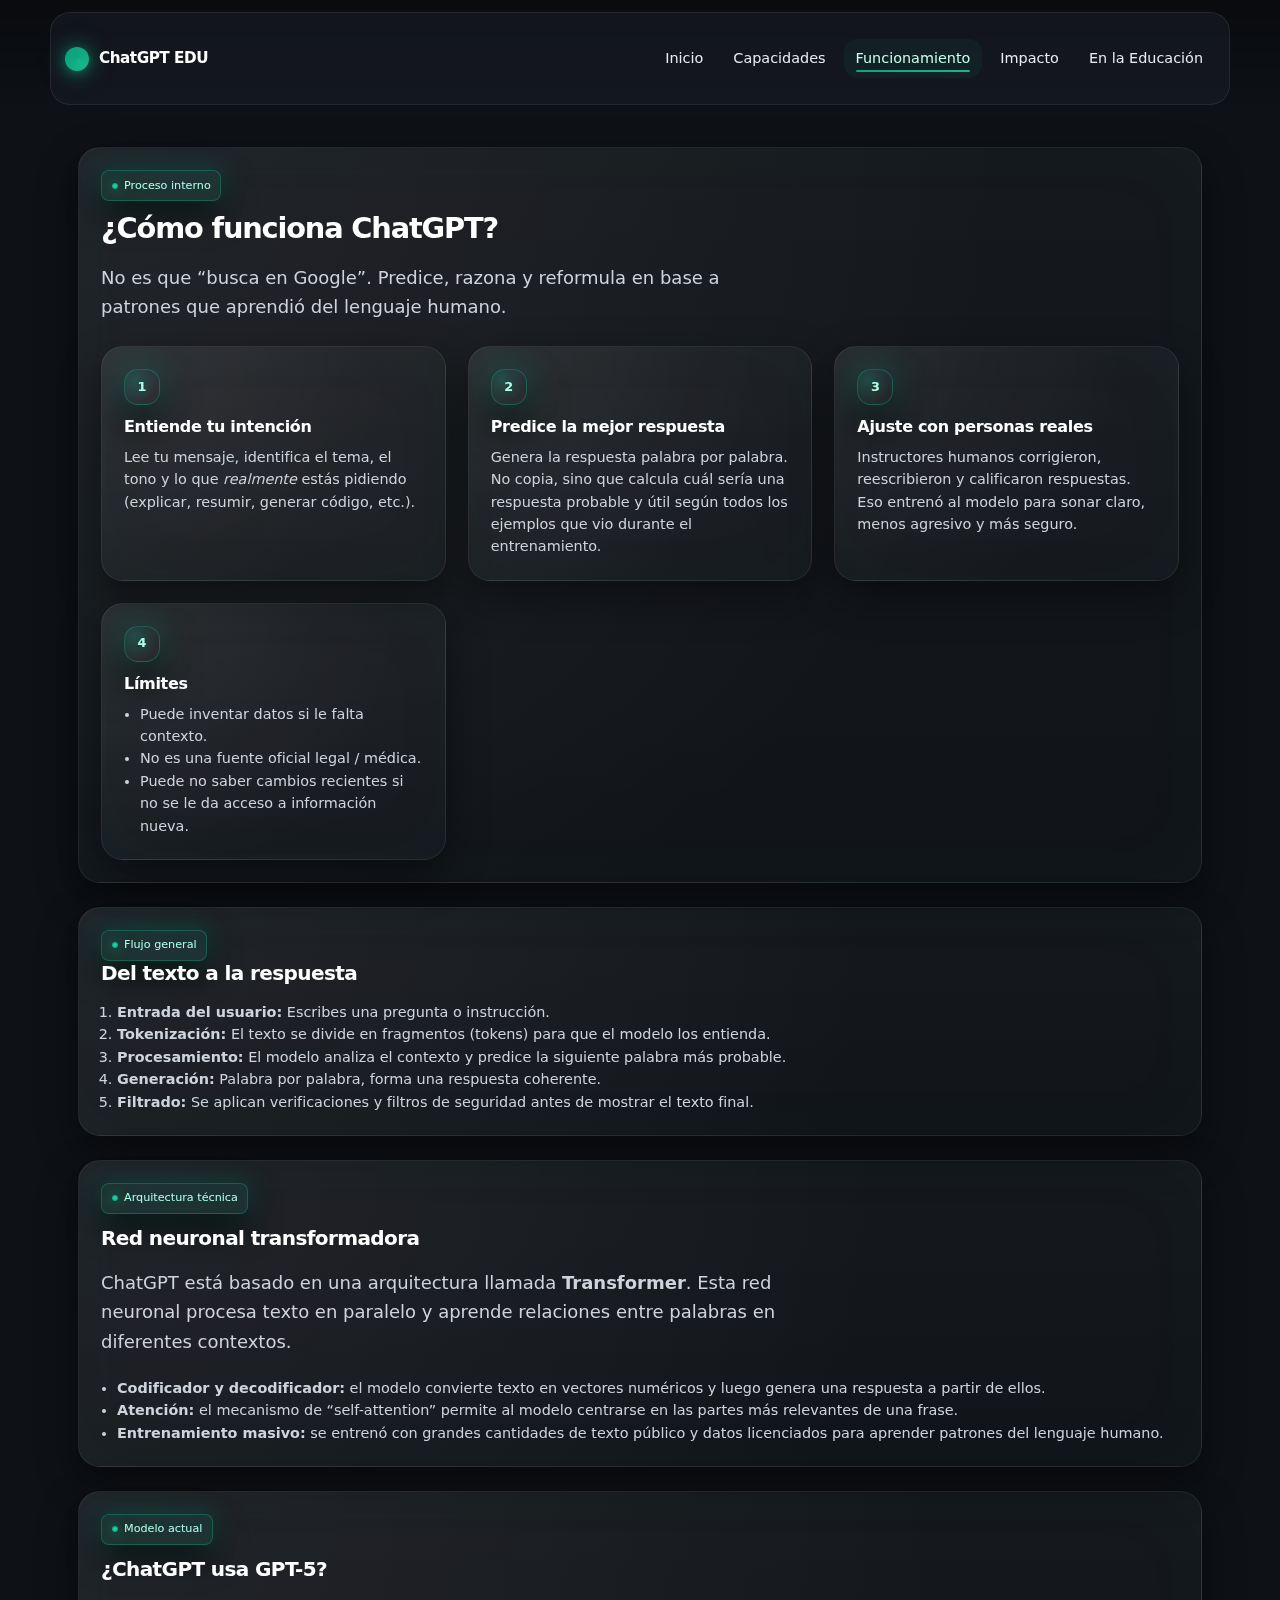
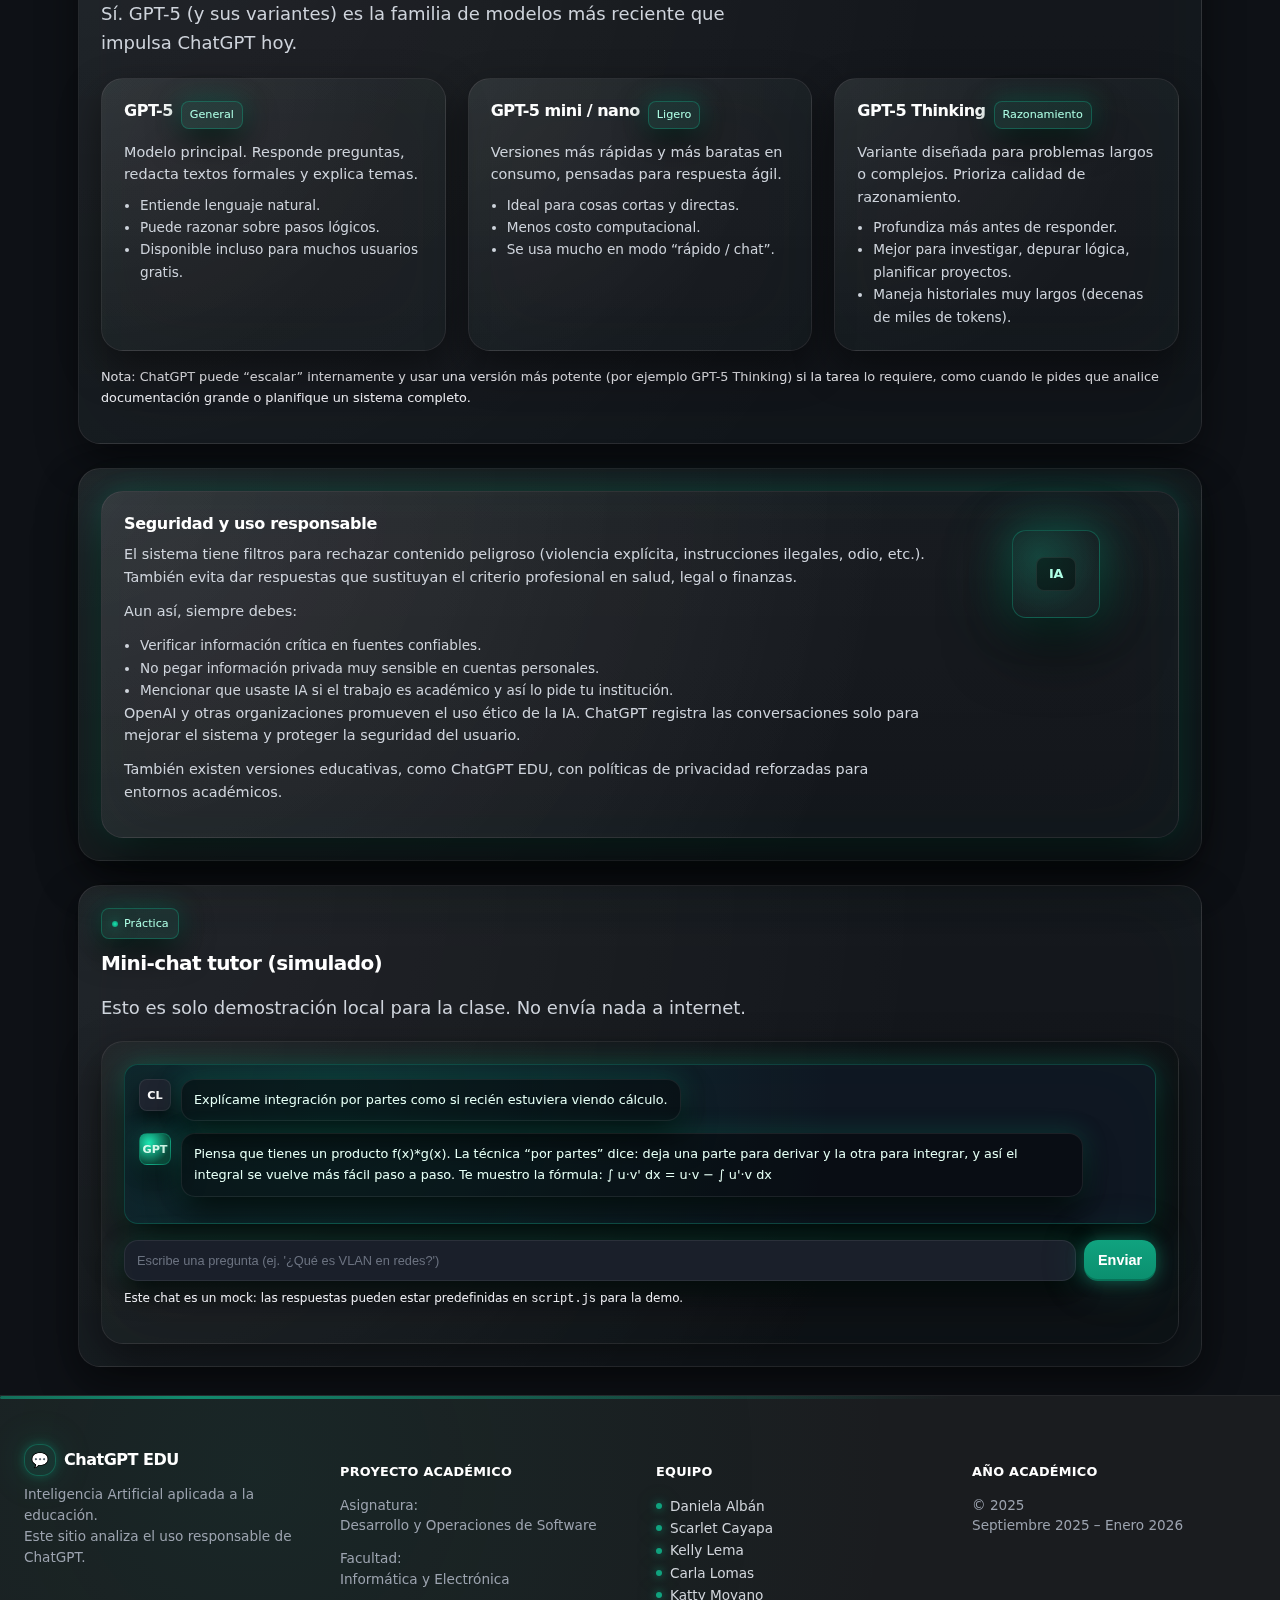
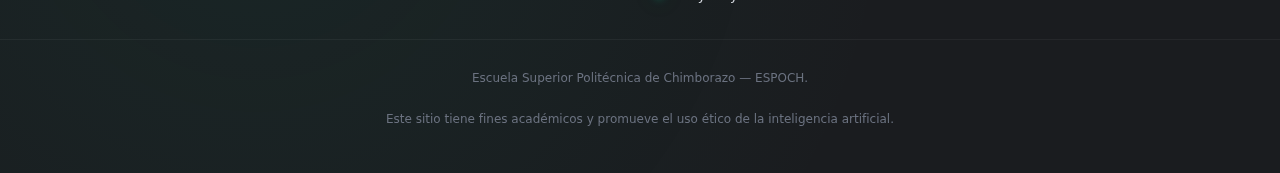
<file: funcionamiento.html>
<!doctype html>
<html lang="es">
<head>
  <meta charset="utf-8" />
  <meta name="viewport" content="width=device-width,initial-scale=1" />
  <title>¿Cómo funciona ChatGPT?</title>

  <link rel="stylesheet" href="css/styles.css">
  <meta name="description" content="Explicación visual de cómo ChatGPT procesa tu pregunta, cómo razona y por qué tiene límites." />
</head>

<body>
  <header class="site-header">
    <nav class="nav" aria-label="Principal">
      <a class="logo" href="index.html">ChatGPT EDU</a>
      <ul class="menu" role="list">
        <li><a href="index.html">Inicio</a></li>
        <li><a href="capacidades.html">Capacidades</a></li>
        <li><a class="active" href="funcionamiento.html">Funcionamiento</a></li>
        <li><a href="impacto.html">Impacto</a></li>
        <li><a href="academia.html">En la Educación</a></li>
      </ul>
    </nav>
  </header>

  <main class="container">

    <section class="card">
      <header style="margin-bottom:1.5rem;">
        <div class="badge" style="margin-bottom:.75rem;">
          <span class="badge-dot"></span>
          <span>Proceso interno</span>
        </div>

        <h1 class="fx-title">
          ¿Cómo funciona ChatGPT?
        </h1>

        <p class="lead" style="max-width:60ch;">
          No es que “busca en Google”. Predice, razona y reformula en base a patrones que aprendió del lenguaje humano.
        </p>
      </header>

      <div class="fx-steps-grid">

        <article class="fx-step card feature">
          <div class="fx-step-icon">1</div>
          <h3 class="fx-step-heading">Entiende tu intención</h3>
          <p class="fx-step-text">
            Lee tu mensaje, identifica el tema, el tono y lo que <em>realmente</em> estás pidiendo (explicar, resumir, generar código, etc.).
          </p>
        </article>

        <article class="fx-step card feature">
          <div class="fx-step-icon">2</div>
          <h3 class="fx-step-heading">Predice la mejor respuesta</h3>
          <p class="fx-step-text">
            Genera la respuesta palabra por palabra. No copia, sino que calcula cuál sería una respuesta probable y útil según todos los ejemplos que vio durante el entrenamiento.
          </p>
        </article>

        <article class="fx-step card feature">
          <div class="fx-step-icon">3</div>
          <h3 class="fx-step-heading">Ajuste con personas reales</h3>
          <p class="fx-step-text">
            Instructores humanos corrigieron, reescribieron y calificaron respuestas. Eso entrenó al modelo para sonar claro, menos agresivo y más seguro.
          </p>
        </article>

        <article class="fx-step card feature">
          <div class="fx-step-icon">4</div>
          <h3 class="fx-step-heading">Límites</h3>
          <ul class="fx-step-list">
            <li>Puede inventar datos si le falta contexto.</li>
            <li>No es una fuente oficial legal / médica.</li>
            <li>Puede no saber cambios recientes si no se le da acceso a información nueva.</li>
          </ul>
        </article>

      </div>
    </section>
  
    <section class="card" style="margin-top:24px;">
      <header style="margin-bottom:1rem;">
        <div class="badge">
          <span class="badge-dot"></span>
          <span>Flujo general</span>
        </div>
        <h2 class="fx-subtitle">Del texto a la respuesta</h2>
      </header>

      <ol class="fx-step-list">
        <li><strong>Entrada del usuario:</strong> Escribes una pregunta o instrucción.</li>
        <li><strong>Tokenización:</strong> El texto se divide en fragmentos (tokens) para que el modelo los entienda.</li>
        <li><strong>Procesamiento:</strong> El modelo analiza el contexto y predice la siguiente palabra más probable.</li>
        <li><strong>Generación:</strong> Palabra por palabra, forma una respuesta coherente.</li>
        <li><strong>Filtrado:</strong> Se aplican verificaciones y filtros de seguridad antes de mostrar el texto final.</li>
      </ol>
    </section>

    <section class="card" style="margin-top:24px;">
      <header style="margin-bottom:1.25rem;">
        <div class="badge" style="margin-bottom:.75rem;">
          <span class="badge-dot"></span>
          <span>Arquitectura técnica</span>
        </div>

        <h2 class="fx-subtitle">Red neuronal transformadora</h2>
        <p class="lead" style="max-width:60ch;">
          ChatGPT está basado en una arquitectura llamada <strong>Transformer</strong>. 
          Esta red neuronal procesa texto en paralelo y aprende relaciones entre palabras en diferentes contextos.
        </p>
      </header>

      <ul class="fx-step-list">
        <li><strong>Codificador y decodificador:</strong> el modelo convierte texto en vectores numéricos y luego genera una respuesta a partir de ellos.</li>
        <li><strong>Atención:</strong> el mecanismo de “self-attention” permite al modelo centrarse en las partes más relevantes de una frase.</li>
        <li><strong>Entrenamiento masivo:</strong> se entrenó con grandes cantidades de texto público y datos licenciados para aprender patrones del lenguaje humano.</li>
      </ul>
    </section>

    <section class="card" style="margin-top:24px;">
      <header style="margin-bottom:1.25rem;">
        <div class="badge" style="margin-bottom:.75rem;">
          <span class="badge-dot"></span>
          <span>Modelo actual</span>
        </div>

        <h2 class="fx-subtitle">
          ¿ChatGPT usa GPT-5?
        </h2>
        <p class="lead" style="max-width:60ch;">
          Sí. GPT-5 (y sus variantes) es la familia de modelos más reciente que impulsa ChatGPT hoy.
        </p>
      </header>

      <div class="fx-model-grid">

        <article class="fx-model-card card feature">
          <div class="fx-model-head">
            <div class="fx-model-name">GPT-5</div>
            <div class="fx-model-pill">General</div>
          </div>
          <p class="fx-model-text">
            Modelo principal. Responde preguntas, redacta textos formales y explica temas.
          </p>
          <ul class="fx-model-points">
            <li>Entiende lenguaje natural.</li>
            <li>Puede razonar sobre pasos lógicos.</li>
            <li>Disponible incluso para muchos usuarios gratis.</li>
          </ul>
        </article>

        <article class="fx-model-card card feature">
          <div class="fx-model-head">
            <div class="fx-model-name">GPT-5 mini / nano</div>
            <div class="fx-model-pill">Ligero</div>
          </div>
          <p class="fx-model-text">
            Versiones más rápidas y más baratas en consumo, pensadas para respuesta ágil.
          </p>
          <ul class="fx-model-points">
            <li>Ideal para cosas cortas y directas.</li>
            <li>Menos costo computacional.</li>
            <li>Se usa mucho en modo “rápido / chat”.</li>
          </ul>
        </article>

        <article class="fx-model-card card feature">
          <div class="fx-model-head">
            <div class="fx-model-name">GPT-5 Thinking</div>
            <div class="fx-model-pill">Razonamiento</div>
          </div>
          <p class="fx-model-text">
            Variante diseñada para problemas largos o complejos. Prioriza calidad de razonamiento.
          </p>
          <ul class="fx-model-points">
            <li>Profundiza más antes de responder.</li>
            <li>Mejor para investigar, depurar lógica, planificar proyectos.</li>
            <li>Maneja historiales muy largos (decenas de miles de tokens).</li>
          </ul>
        </article>

      </div>

      <p class="muted" style="font-size:.8rem;line-height:1.3rem;margin-top:16px;">
        Nota: ChatGPT puede “escalar” internamente y usar una versión más potente (por ejemplo GPT-5 Thinking) si la tarea lo requiere, como cuando le pides que analice documentación grande o planifique un sistema completo.
      </p>

    </section>


    <section class="card" style="margin-top:24px;">
      <div class="fx-safe card feature">
        <div class="fx-safe-icon">🔒</div>
        <div class="fx-safe-body">
          <h2 class="fx-safe-title">Seguridad y uso responsable</h2>
          <p class="fx-safe-text">
            El sistema tiene filtros para rechazar contenido peligroso (violencia explícita, instrucciones ilegales, odio, etc.). También evita dar respuestas que sustituyan el criterio profesional en salud, legal o finanzas.
          </p>
          <p class="fx-safe-text">
            Aun así, siempre debes:
          </p>
          <ul class="fx-safe-list">
            <li>Verificar información crítica en fuentes confiables.</li>
            <li>No pegar información privada muy sensible en cuentas personales.</li>
            <li>Mencionar que usaste IA si el trabajo es académico y así lo pide tu institución.</li>
          </ul>
          <p class="fx-safe-text">
            OpenAI y otras organizaciones promueven el uso ético de la IA. 
            ChatGPT registra las conversaciones solo para mejorar el sistema y proteger la seguridad del usuario.
          </p>
          <p class="fx-safe-text">
            También existen versiones educativas, como ChatGPT EDU, con políticas de privacidad reforzadas para entornos académicos.
          </p>
        </div>

        <div class="fx-safe-visual">
          <div class="fx-safe-bubble">
            <div class="fx-safe-bubble-inner">
              IA
            </div>
          </div>
          <div class="fx-safe-halo"></div>
        </div>
      </div>
    </section>


    <section class="card" style="margin-top:24px;">
      <header style="margin-bottom:1rem;">
        <div class="badge" style="margin-bottom:.75rem;">
          <span class="badge-dot"></span>
          <span>Práctica</span>
        </div>

        <h2 class="fx-subtitle">
          Mini-chat tutor (simulado)
        </h2>
        <p class="lead" style="max-width:60ch;">
          Esto es solo demostración local para la clase. No envía nada a internet.
        </p>
      </header>

      <div id="mini-chat" class="mini-chat-shell card feature">
        <div id="chat-messages" class="mini-chat-window">
          <div class="mini-chat-row mini-chat-user">
            <div class="mini-chat-avatar">CL</div>
            <div class="mini-chat-bubble">
              Explícame integración por partes como si recién estuviera viendo cálculo.
            </div>
          </div>

          <div class="mini-chat-row mini-chat-assistant">
            <div class="mini-chat-avatar">GPT</div>
            <div class="mini-chat-bubble">
              Piensa que tienes un producto f(x)*g(x). La técnica “por partes” dice:
              deja una parte para derivar y la otra para integrar, y así el integral
              se vuelve más fácil paso a paso. Te muestro la fórmula:
              ∫ u·v' dx = u·v − ∫ u'·v dx
            </div>
          </div>
        </div>

        <form id="mini-chat-form" class="mini-chat-form">
          <input
            id="chat-input"
            type="text"
            class="mini-chat-input"
            placeholder="Escribe una pregunta (ej. '¿Qué es VLAN en redes?')"
          />
          <button class="btn" type="submit">Enviar</button>
        </form>

        <p class="muted" style="margin-top:8px;font-size:.75rem;line-height:1.2rem;">
          Este chat es un mock: las respuestas pueden estar predefinidas en <code>script.js</code> para la demo.
        </p>
      </div>
    </section>

  </main>

  <footer class="site-footer">
    <div class="footer-accent"></div>

    <div class="footer-inner">
      <div class="footer-col brand-col">
        <div class="footer-logo">
          <span class="footer-logo-icon">💬</span>
          <span class="footer-logo-text">ChatGPT EDU</span>
        </div>
        <p class="footer-desc">
          Inteligencia Artificial aplicada a la educación.<br>
          Este sitio analiza el uso responsable de ChatGPT.
        </p>
      </div>

      <div class="footer-col project-col">
        <h4 class="footer-heading">Proyecto académico</h4>
        <p class="footer-text">
          Asignatura:<br>
          Desarrollo y Operaciones de Software
        </p>
        <p class="footer-text">
          Facultad:<br>
          Informática y Electrónica
        </p>
      </div>

      <div class="footer-col team-col">
        <h4 class="footer-heading">Equipo</h4>
        <ul class="footer-list">
          <li>Daniela Albán</li>
          <li>Scarlet Cayapa</li>
          <li>Kelly Lema</li>
          <li>Carla Lomas</li>
          <li>Katty Moyano</li>
        </ul>
      </div>

      <div class="footer-col meta-col">
        <h4 class="footer-heading">Año académico</h4>
        <p class="footer-text">
          © 2025<br>
          Septiembre 2025 – Enero 2026
        </p>
      </div>
    </div>

    <div class="footer-bottom">
      <p class="footer-bottom-text">
        Escuela Superior Politécnica de Chimborazo — ESPOCH.<br><br>
        Este sitio tiene fines académicos y promueve el uso ético de la inteligencia artificial.
      </p>
    </div>
  </footer>

  <script src="js/script.js"></script>
</body>
</html>
</file>
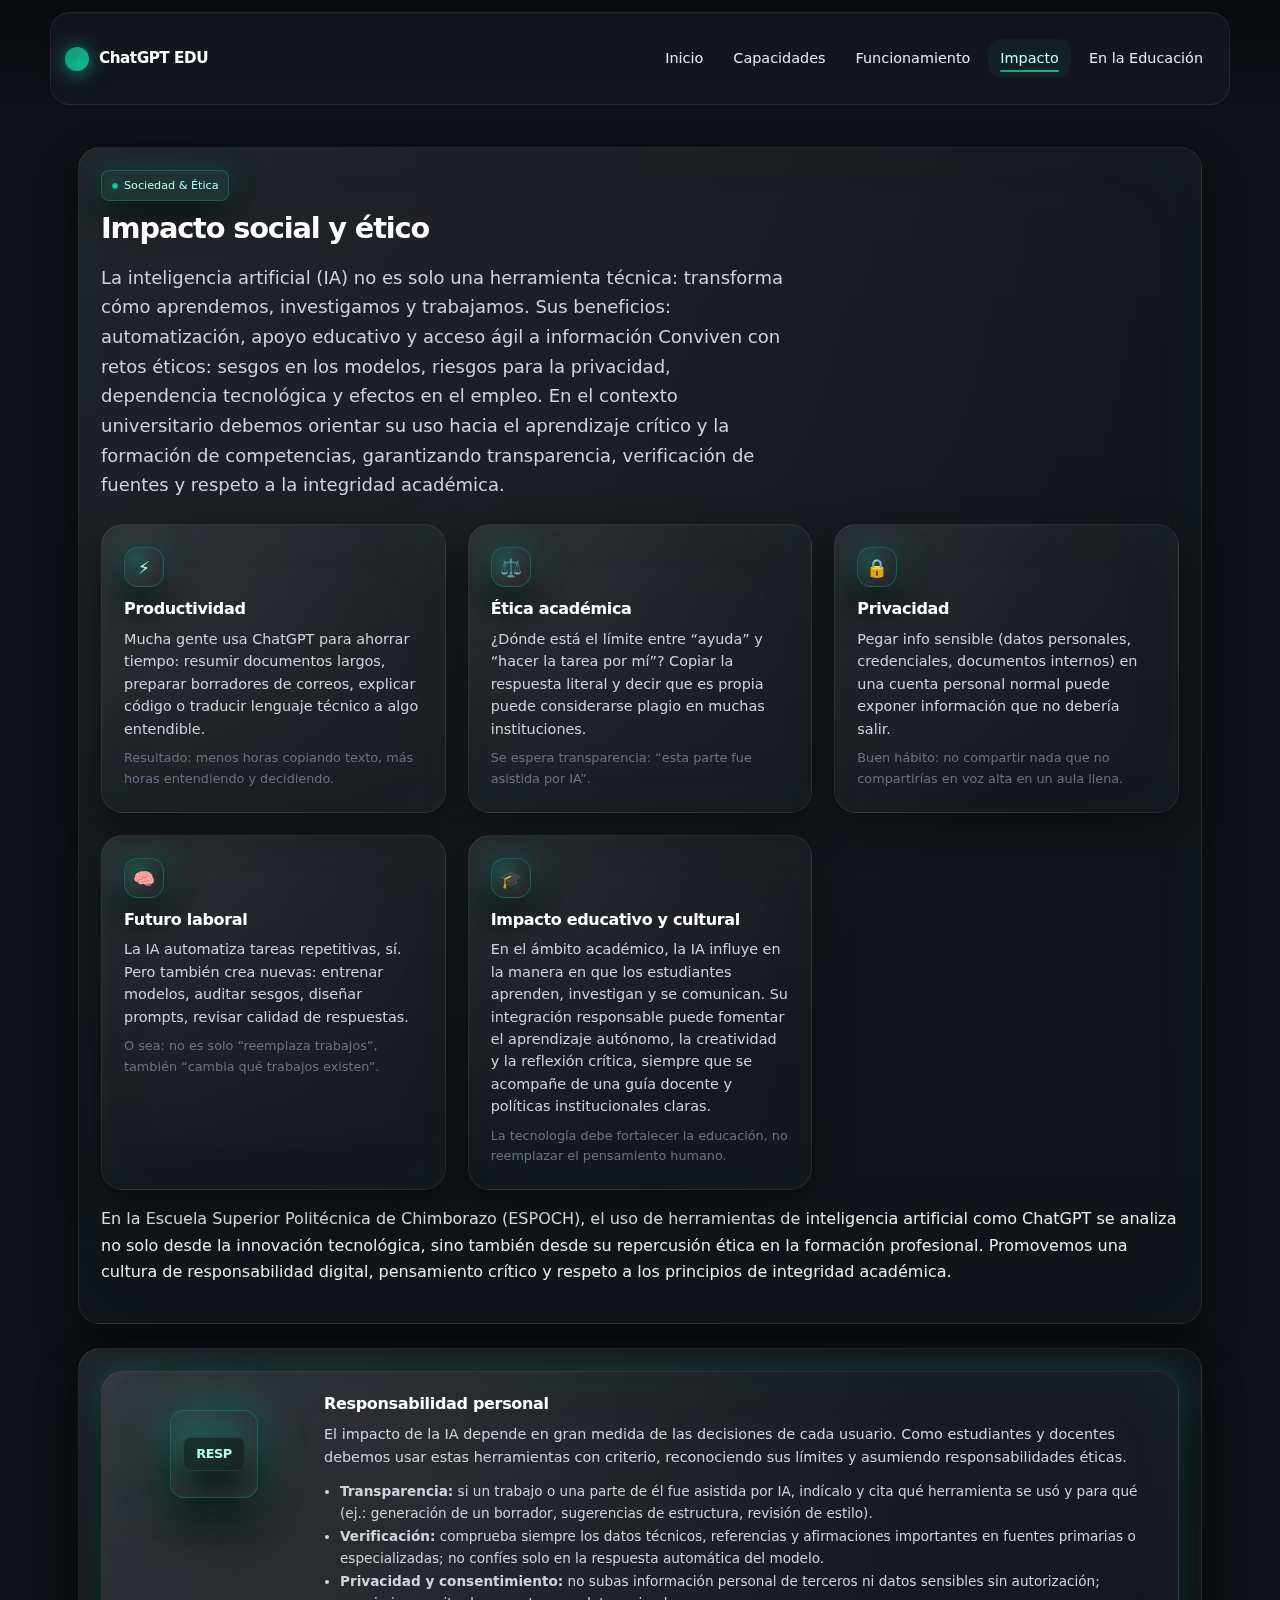
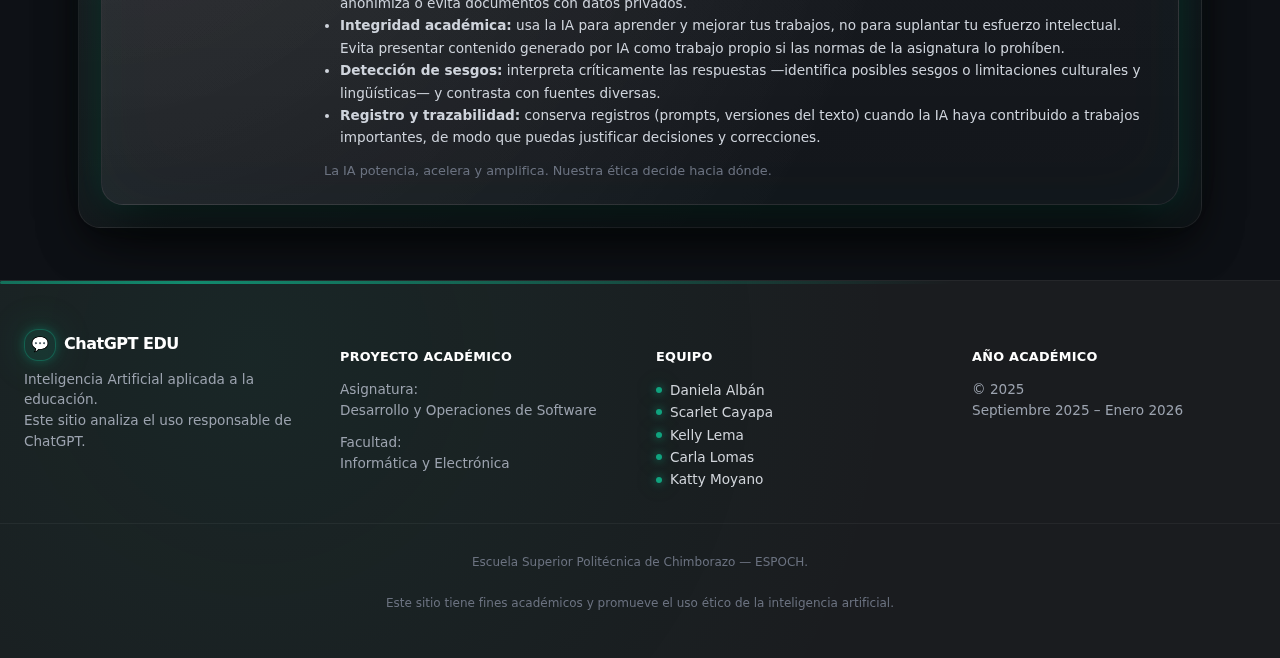
<file: impacto.html>
<!doctype html>
<html lang="es">
<head>
  <meta charset="utf-8" />
  <meta name="viewport" content="width=device-width,initial-scale=1" />
  <title>Impacto social y ético</title>

  <link rel="stylesheet" href="css/styles.css" />
  <meta name="description" content="Impacto social, ético y laboral del uso de ChatGPT e IA generativa, con enfoque en responsabilidad y privacidad." />
</head>

<body>
  <header class="site-header">
    <nav class="nav" aria-label="Principal">
      <a class="logo" href="index.html">ChatGPT EDU</a>
      <ul class="menu" role="list">
        <li><a href="index.html">Inicio</a></li>
        <li><a href="capacidades.html">Capacidades</a></li>
        <li><a href="funcionamiento.html">Funcionamiento</a></li>
        <li><a class="active" href="impacto.html">Impacto</a></li>
        <li><a href="academia.html">En la Educación</a></li>
      </ul>
    </nav>
  </header>

  <main class="container">

    <section class="card" style="margin-bottom:24px;">
      <header style="margin-bottom:1rem;">
        <div class="badge" style="margin-bottom:.75rem;">
          <span class="badge-dot"></span>
          <span>Sociedad & Ética</span>
        </div>

        <h1 class="impact-title">
          Impacto social y ético
        </h1>

        <p class="lead" style="max-width:60ch;">
            La inteligencia artificial (IA) no es solo una herramienta técnica: transforma cómo aprendemos, investigamos y trabajamos. 
            Sus beneficios: automatización, apoyo educativo y acceso ágil a información
            Conviven con retos éticos: sesgos en los modelos, riesgos para la privacidad, dependencia tecnológica y efectos en el empleo. En el contexto universitario debemos orientar su uso hacia el aprendizaje crítico y la formación de competencias, garantizando transparencia, verificación de fuentes y respeto a la integridad académica.
        </p>
        
      </header>

      <div class="impact-grid">

        <article class="impact-card card feature">
          <div class="impact-icon">
            ⚡
          </div>
          <h3 class="impact-heading">Productividad</h3>
          <p class="impact-text">
            Mucha gente usa ChatGPT para ahorrar tiempo: resumir documentos largos, preparar borradores de correos, explicar código o traducir lenguaje técnico a algo entendible.
          </p>
          <p class="impact-note">
            Resultado: menos horas copiando texto, más horas entendiendo y decidiendo.
          </p>
        </article>

        <article class="impact-card card feature">
          <div class="impact-icon">
            ⚖️
          </div>
          <h3 class="impact-heading">Ética académica</h3>
          <p class="impact-text">
            ¿Dónde está el límite entre “ayuda” y “hacer la tarea por mí”? Copiar la respuesta literal y decir que es propia puede considerarse plagio en muchas instituciones.
          </p>
          <p class="impact-note">
            Se espera transparencia: “esta parte fue asistida por IA”.
          </p>
        </article>

        <article class="impact-card card feature">
          <div class="impact-icon">
            🔒
          </div>
          <h3 class="impact-heading">Privacidad</h3>
          <p class="impact-text">
            Pegar info sensible (datos personales, credenciales, documentos internos) en una cuenta personal normal puede exponer información que no debería salir.
          </p>
          <p class="impact-note">
            Buen hábito: no compartir nada que no compartirías en voz alta en un aula llena.
          </p>
        </article>

        <article class="impact-card card feature">
          <div class="impact-icon">
            🧠
          </div>
          <h3 class="impact-heading">Futuro laboral</h3>
          <p class="impact-text">
            La IA automatiza tareas repetitivas, sí. Pero también crea nuevas: entrenar modelos, auditar sesgos, diseñar prompts, revisar calidad de respuestas.
          </p>
          <p class="impact-note">
            O sea: no es solo “reemplaza trabajos”, también “cambia qué trabajos existen”.
          </p>
        </article>

        <article class="impact-card card feature">
          <div class="impact-icon">🎓</div>
          <h3 class="impact-heading">Impacto educativo y cultural</h3>
          <p class="impact-text">
            En el ámbito académico, la IA influye en la manera en que los estudiantes aprenden, investigan y se comunican. Su integración responsable puede fomentar el aprendizaje autónomo, la creatividad y la reflexión crítica, siempre que se acompañe de una guía docente y políticas institucionales claras.
          </p>
          <p class="impact-note">
            La tecnología debe fortalecer la educación, no reemplazar el pensamiento humano.
          </p>
        </article>
      </div>
      <p>
        En la Escuela Superior Politécnica de Chimborazo (ESPOCH), el uso de herramientas de inteligencia artificial como ChatGPT se analiza no solo desde la innovación tecnológica, sino también desde su repercusión ética en la formación profesional. Promovemos una cultura de responsabilidad digital, pensamiento crítico y respeto a los principios de integridad académica.
      </p>
    </section>


    <section class="card" style="margin-bottom:24px;">
      <div class="impact-safe card feature">
        <div class="impact-safe-left">
          <div class="impact-safe-bubble">
            <div class="impact-safe-inner">RESP</div>
          </div>
          <div class="impact-safe-halo"></div>
        </div>

        <div class="impact-safe-body">
          <h2 class="impact-safe-title">Responsabilidad personal</h2>
          <p class="impact-safe-text">
            El impacto de la IA depende en gran medida de las decisiones de cada usuario. Como estudiantes y docentes debemos usar estas herramientas con criterio, reconociendo sus límites y asumiendo responsabilidades éticas.
          </p>

          <ul class="impact-safe-list">
            <li><strong>Transparencia:</strong> si un trabajo o una parte de él fue asistida por IA, indícalo y cita qué herramienta se usó y para qué (ej.: generación de un borrador, sugerencias de estructura, revisión de estilo).</li>
            <li><strong>Verificación:</strong> comprueba siempre los datos técnicos, referencias y afirmaciones importantes en fuentes primarias o especializadas; no confíes solo en la respuesta automática del modelo.</li>
            <li><strong>Privacidad y consentimiento:</strong> no subas información personal de terceros ni datos sensibles sin autorización; anonimiza o evita documentos con datos privados.</li>
            <li><strong>Integridad académica:</strong> usa la IA para aprender y mejorar tus trabajos, no para suplantar tu esfuerzo intelectual. Evita presentar contenido generado por IA como trabajo propio si las normas de la asignatura lo prohíben.</li>
            <li><strong>Detección de sesgos:</strong> interpreta críticamente las respuestas —identifica posibles sesgos o limitaciones culturales y lingüísticas— y contrasta con fuentes diversas.</li>
            <li><strong>Registro y trazabilidad:</strong> conserva registros (prompts, versiones del texto) cuando la IA haya contribuido a trabajos importantes, de modo que puedas justificar decisiones y correcciones.</li>
          </ul>

          <p class="impact-safe-foot">
            La IA potencia, acelera y amplifica. Nuestra ética decide hacia dónde.
          </p>
        </div>
      </div>
    </section>

  </main>

  <footer class="site-footer">
    <div class="footer-accent"></div>

    <div class="footer-inner">
      <div class="footer-col brand-col">
        <div class="footer-logo">
          <span class="footer-logo-icon">💬</span>
          <span class="footer-logo-text">ChatGPT EDU</span>
        </div>
        <p class="footer-desc">
          Inteligencia Artificial aplicada a la educación.<br>
          Este sitio analiza el uso responsable de ChatGPT.
        </p>
      </div>

      <div class="footer-col project-col">
        <h4 class="footer-heading">Proyecto académico</h4>
        <p class="footer-text">
          Asignatura:<br>
          Desarrollo y Operaciones de Software
        </p>
        <p class="footer-text">
          Facultad:<br>
          Informática y Electrónica
        </p>
      </div>

      <div class="footer-col team-col">
        <h4 class="footer-heading">Equipo</h4>
        <ul class="footer-list">
          <li>Daniela Albán</li>
          <li>Scarlet Cayapa</li>
          <li>Kelly Lema</li>
          <li>Carla Lomas</li>
          <li>Katty Moyano</li>
        </ul>
      </div>

      <div class="footer-col meta-col">
        <h4 class="footer-heading">Año académico</h4>
        <p class="footer-text">
          © 2025<br>
          Septiembre 2025 – Enero 2026
        </p>
      </div>
    </div>

    <div class="footer-bottom">
      <p class="footer-bottom-text">
        Escuela Superior Politécnica de Chimborazo — ESPOCH.<br><br>
        Este sitio tiene fines académicos y promueve el uso ético de la inteligencia artificial.
      </p>
    </div>
  </footer>

  <script src="js/script.js"></script>
</body>
</html>
</file>
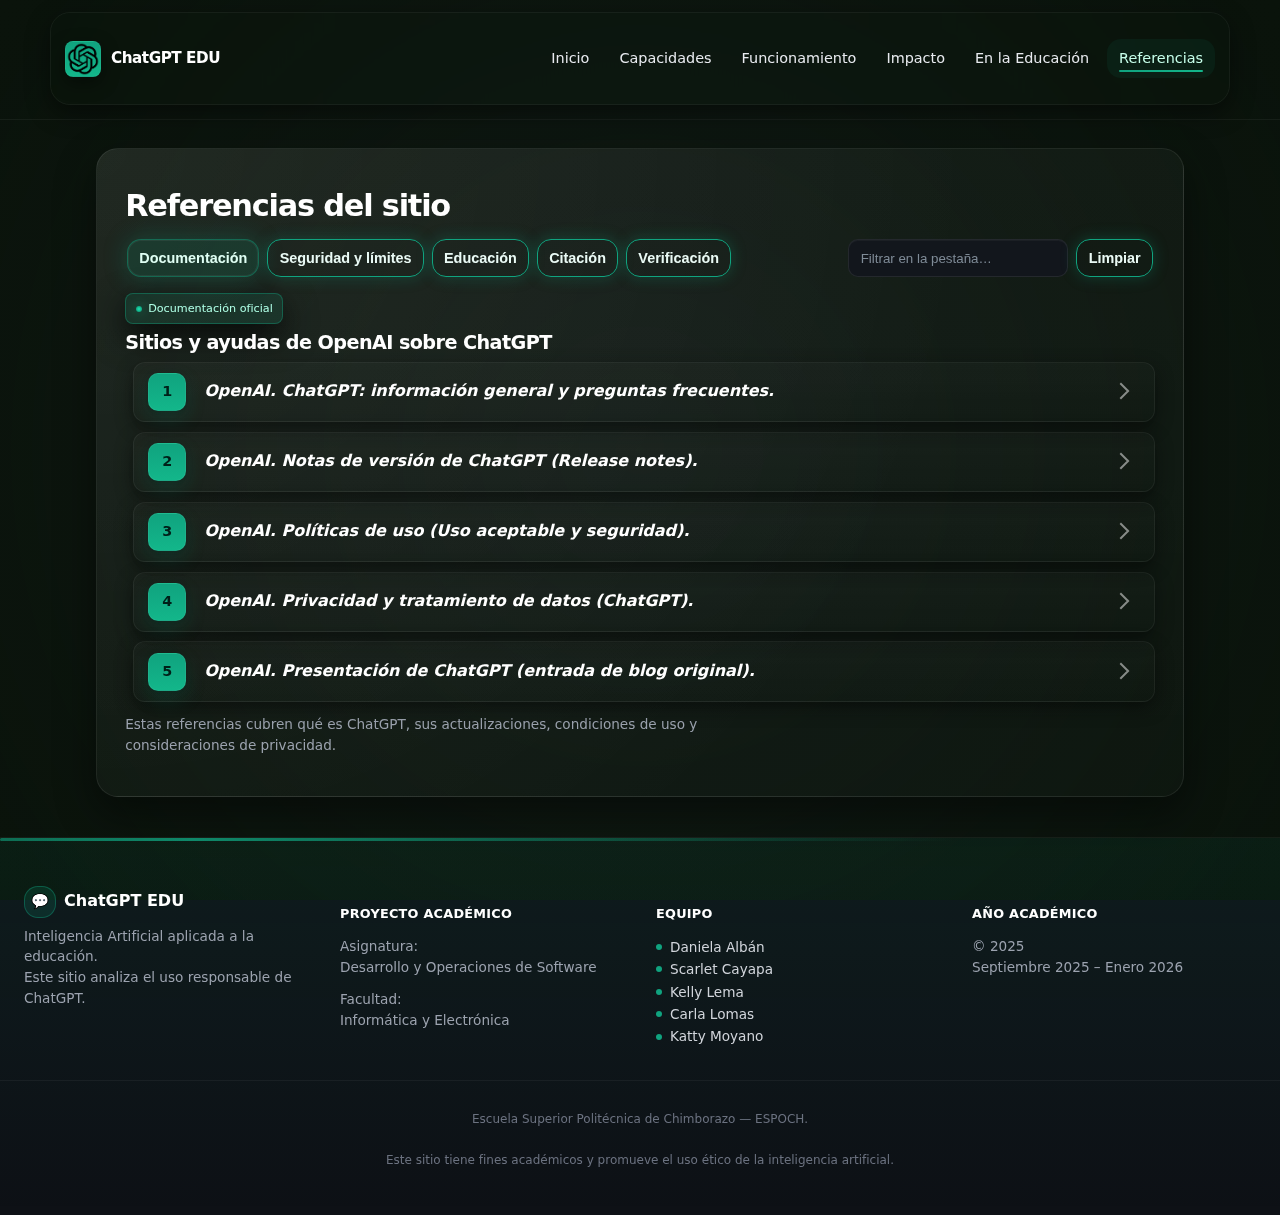
<file: referencias.html>
<!doctype html>
<html lang="es">
<head>
  <meta charset="utf-8" />
  <meta name="viewport" content="width=device-width,initial-scale=1" />
  <title>Referencias</title>
  <link rel="stylesheet" href="css/referencias.css" />
  <link rel="icon" type="image/png" sizes="16x16" href="img/chatgpt_logo.png">
  <meta name="description" content="Fuentes verificables sobre ChatGPT que sustentan el contenido del sitio (Capacidades, Funcionamiento, Impacto, Academia)." />
</head>

<body>
  <header class="site-header">
    <nav class="nav" aria-label="Principal">
      <a class="logo" href="index.html">
        <img src="img/chatgpt.png" alt="ChatGPT EDU" class="logo-img">
        <span class="logo-text">ChatGPT EDU</span>
      </a>
      <ul class="menu" role="list">
        <li><a href="index.html">Inicio</a></li>
        <li><a href="capacidades.html">Capacidades</a></li>
        <li><a href="funcionamiento.html">Funcionamiento</a></li>
        <li><a href="impacto.html">Impacto</a></li>
        <li><a href="academia.html">En la Educación</a></li>
        <li><a class="active" href="referencias.html">Referencias</a></li>
      </ul>
    </nav>
  </header>

  <main class="container">

<!-- ===== REFERENCIAS — versión interactiva (tabs + acordeones + copiar cita) ===== -->

<section class="card" style="margin-bottom:.75rem;">
  <header style="margin-bottom:1rem;">
    <h1 class="fx-title" style="margin-top:.75rem;margin-bottom:.75rem;">Referencias del sitio</h1>
  </header>

<!-- Controles: pestañas + buscador -->
<nav class="ref-tabs" role="tablist" aria-label="Categorías de referencias" style="display:flex;flex-wrap:wrap;gap:.5rem;margin:.5rem 0 1rem;">
    <button class="btn ghost" data-tab="doc" role="tab" aria-selected="true">Documentación</button>
    <button class="btn ghost" data-tab="sec" role="tab">Seguridad y límites</button>
    <button class="btn ghost" data-tab="edu" role="tab">Educación</button>
    <button class="btn ghost" data-tab="cit" role="tab">Citación</button>
    <button class="btn ghost" data-tab="ver" role="tab">Verificación</button>
    
    <div style="margin-left:auto;display:flex;gap:.5rem;align-items:center">
        <input id="ref-search" type="search" placeholder="Filtrar en la pestaña…" aria-label="Filtrar referencias"
        style="background:#12161c;border:1px solid var(--c-border);color:var(--c-text);border-radius:10px;padding:.55rem .7rem;min-width:220px">
        <button class="btn ghost" id="clear-filter" aria-label="Limpiar filtro">Limpiar</button>
    </div>
</nav>

  <!-- Panel: Documentación oficial -->
  <section class="ref-panel" id="tab-doc" role="tabpanel" aria-labelledby="tab-doc-btn">
    <header style="margin-bottom:.5rem">
      <div class="badge" style="margin-bottom:.4rem;"><span class="badge-dot"></span><span>Documentación oficial</span></div>
      <h2 class="fx-subtitle">Sitios y ayudas de OpenAI sobre ChatGPT</h2>
    </header>

    <ul class="ref-list" role="list" style="margin:0;padding:0;display:grid;gap:.6rem">
      <li data-keywords="openai chatgpt faq ayuda">
        <details class="ref-item">
          <summary>
            <cite>OpenAI. <em>ChatGPT: información general y preguntas frecuentes</em>.</cite>
          </summary>
          <div class="ref-body">
            <a class="btn" href="https://help.openai.com/" target="_blank" rel="noopener">Abrir help.openai.com → “ChatGPT”</a>
            <button class="btn ghost copy" data-copy='OpenAI. ChatGPT: información general y preguntas frecuentes. https://help.openai.com/'>Copiar cita</button>
          </div>
        </details>
      </li>

      <li data-keywords="release notes cambios versiones">
        <details class="ref-item">
          <summary>
            <cite>OpenAI. <em>Notas de versión de ChatGPT (Release notes)</em>.</cite>
          </summary>
          <div class="ref-body">
            <a class="btn" href="https://help.openai.com/en/articles/6825453-chatgpt-release-notes" target="_blank" rel="noopener">Abrir notas de versión</a>
            <button class="btn ghost copy" data-copy='OpenAI. Notas de versión de ChatGPT. https://help.openai.com/en/articles/6825453-chatgpt-release-notes'>Copiar cita</button>
          </div>
        </details>
      </li>

      <li data-keywords="políticas uso aceptable seguridad">
        <details class="ref-item">
          <summary>
            <cite>OpenAI. <em>Políticas de uso</em> (Uso aceptable y seguridad).</cite>
          </summary>
          <div class="ref-body">
            <a class="btn" href="https://openai.com/policies/usage-policies" target="_blank" rel="noopener">Abrir políticas de uso</a>
            <button class="btn ghost copy" data-copy='OpenAI. Políticas de uso (Uso aceptable y seguridad). https://openai.com/policies/usage-policies'>Copiar cita</button>
          </div>
        </details>
      </li>

      <li data-keywords="privacidad datos chatgpt policy">
        <details class="ref-item">
          <summary>
            <cite>OpenAI. <em>Privacidad y tratamiento de datos</em> (ChatGPT).</cite>
          </summary>
          <div class="ref-body">
            <a class="btn" href="https://openai.com/policies/privacy-policy" target="_blank" rel="noopener">Abrir política de privacidad</a>
            <button class="btn ghost copy" data-copy='OpenAI. Privacidad y tratamiento de datos (ChatGPT). https://openai.com/policies/privacy-policy'>Copiar cita</button>
          </div>
        </details>
      </li>

      <li data-keywords="blog presentacion lanzamiento chatgpt">
        <details class="ref-item">
          <summary>
            <cite>OpenAI. <em>Presentación de ChatGPT</em> (entrada de blog original).</cite>
          </summary>
          <div class="ref-body">
            <a class="btn" href="https://openai.com/blog/chatgpt" target="_blank" rel="noopener">Abrir blog: ChatGPT</a>
            <button class="btn ghost copy" data-copy='OpenAI. Presentación de ChatGPT (entrada de blog). https://openai.com/blog/chatgpt'>Copiar cita</button>
          </div>
        </details>
      </li>
    </ul>

    <p class="footer-text" style="margin-top:.75rem">
      Estas referencias cubren qué es ChatGPT, sus actualizaciones, condiciones de uso y consideraciones de privacidad.
    </p>
  </section>

  <!-- Panel: Seguridad -->
  <section class="ref-panel" id="tab-sec" role="tabpanel" hidden>
    <header style="margin-bottom:.5rem">
      <div class="badge" style="margin-bottom:.4rem;"><span class="badge-dot"></span><span>Seguridad y límites</span></div>
      <h2 class="fx-subtitle">Limitaciones conocidas y consideraciones de seguridad</h2>
    </header>

    <ul class="ref-list" role="list" style="margin:0;padding:0;display:grid;gap:.6rem">
      <li data-keywords="safety responsabilidad mitigación">
        <details class="ref-item">
          <summary><cite>OpenAI. <em>Safety &amp; Responsibility</em> (visión general y medidas).</cite></summary>
          <div class="ref-body">
            <a class="btn" href="https://openai.com/safety" target="_blank" rel="noopener">Abrir openai.com/safety</a>
            <button class="btn ghost copy" data-copy='OpenAI. Safety & Responsibility. https://openai.com/safety'>Copiar cita</button>
          </div>
        </details>
      </li>
      <li data-keywords="gpt-4 system card riesgos">
        <details class="ref-item">
          <summary><cite>OpenAI. <em>GPT-4 System Card</em> (técnicas de mitigación y riesgos; base de modelos).</cite></summary>
          <div class="ref-body">
            <a class="btn" href="https://cdn.openai.com/papers/gpt-4-system-card.pdf" target="_blank" rel="noopener">Abrir PDF</a>
            <button class="btn ghost copy" data-copy='OpenAI. GPT-4 System Card. https://cdn.openai.com/papers/gpt-4-system-card.pdf'>Copiar cita</button>
          </div>
        </details>
      </li>
      <li data-keywords="limitaciones modelos faq help center">
        <details class="ref-item">
          <summary><cite>OpenAI. <em>Limitaciones de modelos</em> (artículos y FAQs en Help Center).</cite></summary>
          <div class="ref-body">
            <a class="btn" href="https://help.openai.com/" target="_blank" rel="noopener">Abrir Help Center</a>
            <button class="btn ghost copy" data-copy='OpenAI. Limitaciones de modelos (Help Center). https://help.openai.com/'>Copiar cita</button>
          </div>
        </details>
      </li>
    </ul>

    <p class="footer-text" style="margin-top:.75rem">
      Respaldan lo mencionado sobre sesgos, alucinaciones, dependencia del contexto y mitigaciones de seguridad.
    </p>
  </section>

  <!-- Panel: Educación -->
  <section class="ref-panel" id="tab-edu" role="tabpanel" hidden>
    <header style="margin-bottom:.5rem">
      <div class="badge" style="margin-bottom:.4rem;"><span class="badge-dot"></span><span>Educación</span></div>
      <h2 class="fx-subtitle">ChatGPT en contextos académicos</h2>
    </header>

    <ul class="ref-list" role="list" style="margin:0;padding:0;display:grid;gap:.6rem">
      <li data-keywords="guías educadores aula">
        <details class="ref-item">
          <summary><cite>OpenAI. <em>Guías y buenas prácticas para usar ChatGPT en el aula</em>.</cite></summary>
          <div class="ref-body">
            <a class="btn" href="https://help.openai.com/" target="_blank" rel="noopener">Abrir recursos para Educación</a>
            <button class="btn ghost copy" data-copy='OpenAI. Guías y buenas prácticas para usar ChatGPT en el aula. https://help.openai.com/'>Copiar cita</button>
          </div>
        </details>
      </li>
      <li data-keywords="pew teens schoolwork estadística adopción 2025">
        <details class="ref-item">
          <summary><cite>Pew Research Center. <em>About a quarter of U.S. teens say they’ve used ChatGPT for their schoolwork</em> (2025).</cite></summary>
          <div class="ref-body">
            <a class="btn" href="https://www.pewresearch.org/" target="_blank" rel="noopener">Abrir pewresearch.org</a>
            <button class="btn ghost copy" data-copy='Pew Research Center (2025). About a quarter of U.S. teens say they’ve used ChatGPT for their schoolwork. https://www.pewresearch.org/'>Copiar cita</button>
          </div>
        </details>
      </li>
      <li data-keywords="nature journals policy transparencia">
        <details class="ref-item">
          <summary><cite>Nature (Editorial/Policy). <em>How journals handle ChatGPT and generative AI in manuscripts</em>.</cite></summary>
          <div class="ref-body">
            <a class="btn" href="https://www.nature.com" target="_blank" rel="noopener">Abrir nature.com</a>
            <button class="btn ghost copy" data-copy='Nature. How journals handle ChatGPT and generative AI in manuscripts. https://www.nature.com'>Copiar cita</button>
          </div>
        </details>
      </li>
    </ul>

    <p class="footer-text" style="margin-top:.75rem">
      Referencias útiles para fundamentar el uso de ChatGPT en estudio, evaluación y políticas de integridad académica.
    </p>
  </section>

  <!-- Panel: Citación -->
  <section class="ref-panel" id="tab-cit" role="tabpanel" hidden>
    <header style="margin-bottom:.5rem">
      <div class="badge" style="margin-bottom:.4rem;"><span class="badge-dot"></span><span>Citación</span></div>
      <h2 class="fx-subtitle">Cómo citar ChatGPT (estilos oficiales)</h2>
    </header>

    <ul class="ref-list" role="list" style="margin:0;padding:0;display:grid;gap:.6rem">
      <li data-keywords="apa blog how to cite">
        <details class="ref-item">
          <summary><cite>APA Style. <em>How to cite ChatGPT</em> (blog oficial APA, 7.ª ed.).</cite></summary>
          <div class="ref-body">
            <a class="btn" href="https://apastyle.apa.org/blog/how-to-cite-chatgpt" target="_blank" rel="noopener">Abrir APA Style</a>
            <button class="btn ghost copy" data-copy='APA Style. How to cite ChatGPT. https://apastyle.apa.org/blog/how-to-cite-chatgpt'>Copiar cita</button>
          </div>
        </details>
      </li>
      <li data-keywords="mla style center ai">
        <details class="ref-item">
          <summary><cite>MLA Style Center. <em>How do I cite generative AI like ChatGPT?</em></cite></summary>
          <div class="ref-body">
            <a class="btn" href="https://style.mla.org/citing-generative-ai/" target="_blank" rel="noopener">Abrir MLA Style Center</a>
            <button class="btn ghost copy" data-copy='MLA Style Center. How do I cite generative AI like ChatGPT? https://style.mla.org/citing-generative-ai/'>Copiar cita</button>
          </div>
        </details>
      </li>
      <li data-keywords="chicago manual of style ai">
        <details class="ref-item">
          <summary><cite>Chicago Manual of Style (CMOS) AI Content. <em>Generative AI and citations</em>.</cite></summary>
          <div class="ref-body">
            <a class="btn" href="https://libguides.snhu.edu/c.php?g=307818&p=10638880" target="_blank" rel="noopener">Abrir CMOS</a>
            <button class="btn ghost copy" data-copy='Chicago Manual of Style. AI Content. https://libguides.snhu.edu/c.php?g=307818&p=10638880'>Copiar cita</button>
          </div>
        </details>
      </li>
    </ul>

    <p class="footer-text" style="margin-top:.75rem">
      Guías para referenciar ChatGPT correctamente según el estilo requerido.
    </p>
  </section>

  <!-- Panel: Verificación -->
  <section class="ref-panel" id="tab-ver" role="tabpanel" hidden>
    <header style="margin-bottom:.5rem">
      <div class="badge" style="margin-bottom:.4rem;"><span class="badge-dot"></span><span>Verificación</span></div>
      <h2 class="fx-subtitle">Comprobación y calidad de referencias</h2>
    </header>

    <ul class="ref-list" role="list" style="margin:0;padding:0;display:grid;gap:.6rem">
      <li data-keywords="libraries guías evaluación fuentes inventadas">
        <details class="ref-item">
          <summary><cite>University Libraries / Academic Integrity hubs. <em>Evaluación de fuentes y detección de referencias inventadas por IA</em>.</cite></summary>
          <div class="ref-body">
            <a class="btn" href="https://www.library.cornell.edu/" target="_blank" rel="noopener">Cornell University Library</a>
            <a class="btn" href="https://libraries.mit.edu/" target="_blank" rel="noopener">MIT Libraries</a>
            <button class="btn ghost copy" data-copy='University Libraries. Evaluación de fuentes y detección de referencias inventadas por IA. Ej.: Cornell / MIT Libraries.'>Copiar cita</button>
          </div>
        </details>
      </li>
      <li data-keywords="cope ethics publicación posición ai">
        <details class="ref-item">
          <summary><cite>COPE (Committee on Publication Ethics). <em>Position statements on AI tools (incl. ChatGPT) en publicación académica</em>.</cite></summary>
          <div class="ref-body">
            <a class="btn" href="https://publicationethics.org" target="_blank" rel="noopener">Abrir publicationethics.org</a>
            <button class="btn ghost copy" data-copy='COPE. Position statements on AI tools in scholarly publishing. https://publicationethics.org'>Copiar cita</button>
          </div>
        </details>
      </li>
    </ul>

    <p class="footer-text" style="margin-top:.75rem">
      Útiles para respaldar el uso de ChatGPT como apoyo, verificando siempre las fuentes originales.
    </p>
  </section>

</section>




  </main>

  <footer class="site-footer">
    <div class="footer-accent"></div>

    <div class="footer-inner">
      <div class="footer-col brand-col">
        <div class="footer-logo">
          <span class="footer-logo-icon">💬</span>
          <span class="footer-logo-text">ChatGPT EDU</span>
        </div>
        <p class="footer-desc">
          Inteligencia Artificial aplicada a la educación.<br>
          Este sitio analiza el uso responsable de ChatGPT.
        </p>
      </div>

      <div class="footer-col project-col">
        <h4 class="footer-heading">Proyecto académico</h4>
        <p class="footer-text">
          Asignatura:<br>
          Desarrollo y Operaciones de Software
        </p>
        <p class="footer-text">
          Facultad:<br>
          Informática y Electrónica
        </p>
      </div>

      <div class="footer-col team-col">
        <h4 class="footer-heading">Equipo</h4>
        <ul class="footer-list">
          <li>Daniela Albán</li>
          <li>Scarlet Cayapa</li>
          <li>Kelly Lema</li>
          <li>Carla Lomas</li>
          <li>Katty Moyano</li>
        </ul>
      </div>

      <div class="footer-col meta-col">
        <h4 class="footer-heading">Año académico</h4>
        <p class="footer-text">
          © 2025<br>
          Septiembre 2025 – Enero 2026
        </p>
      </div>
    </div>

    <div class="footer-bottom">
      <p class="footer-bottom-text">
        Escuela Superior Politécnica de Chimborazo — ESPOCH.<br><br>
        Este sitio tiene fines académicos y promueve el uso ético de la inteligencia artificial.
      </p>
    </div>
  </footer>
  <script src="js/script.js"></script>
</body>
</html>
</file>
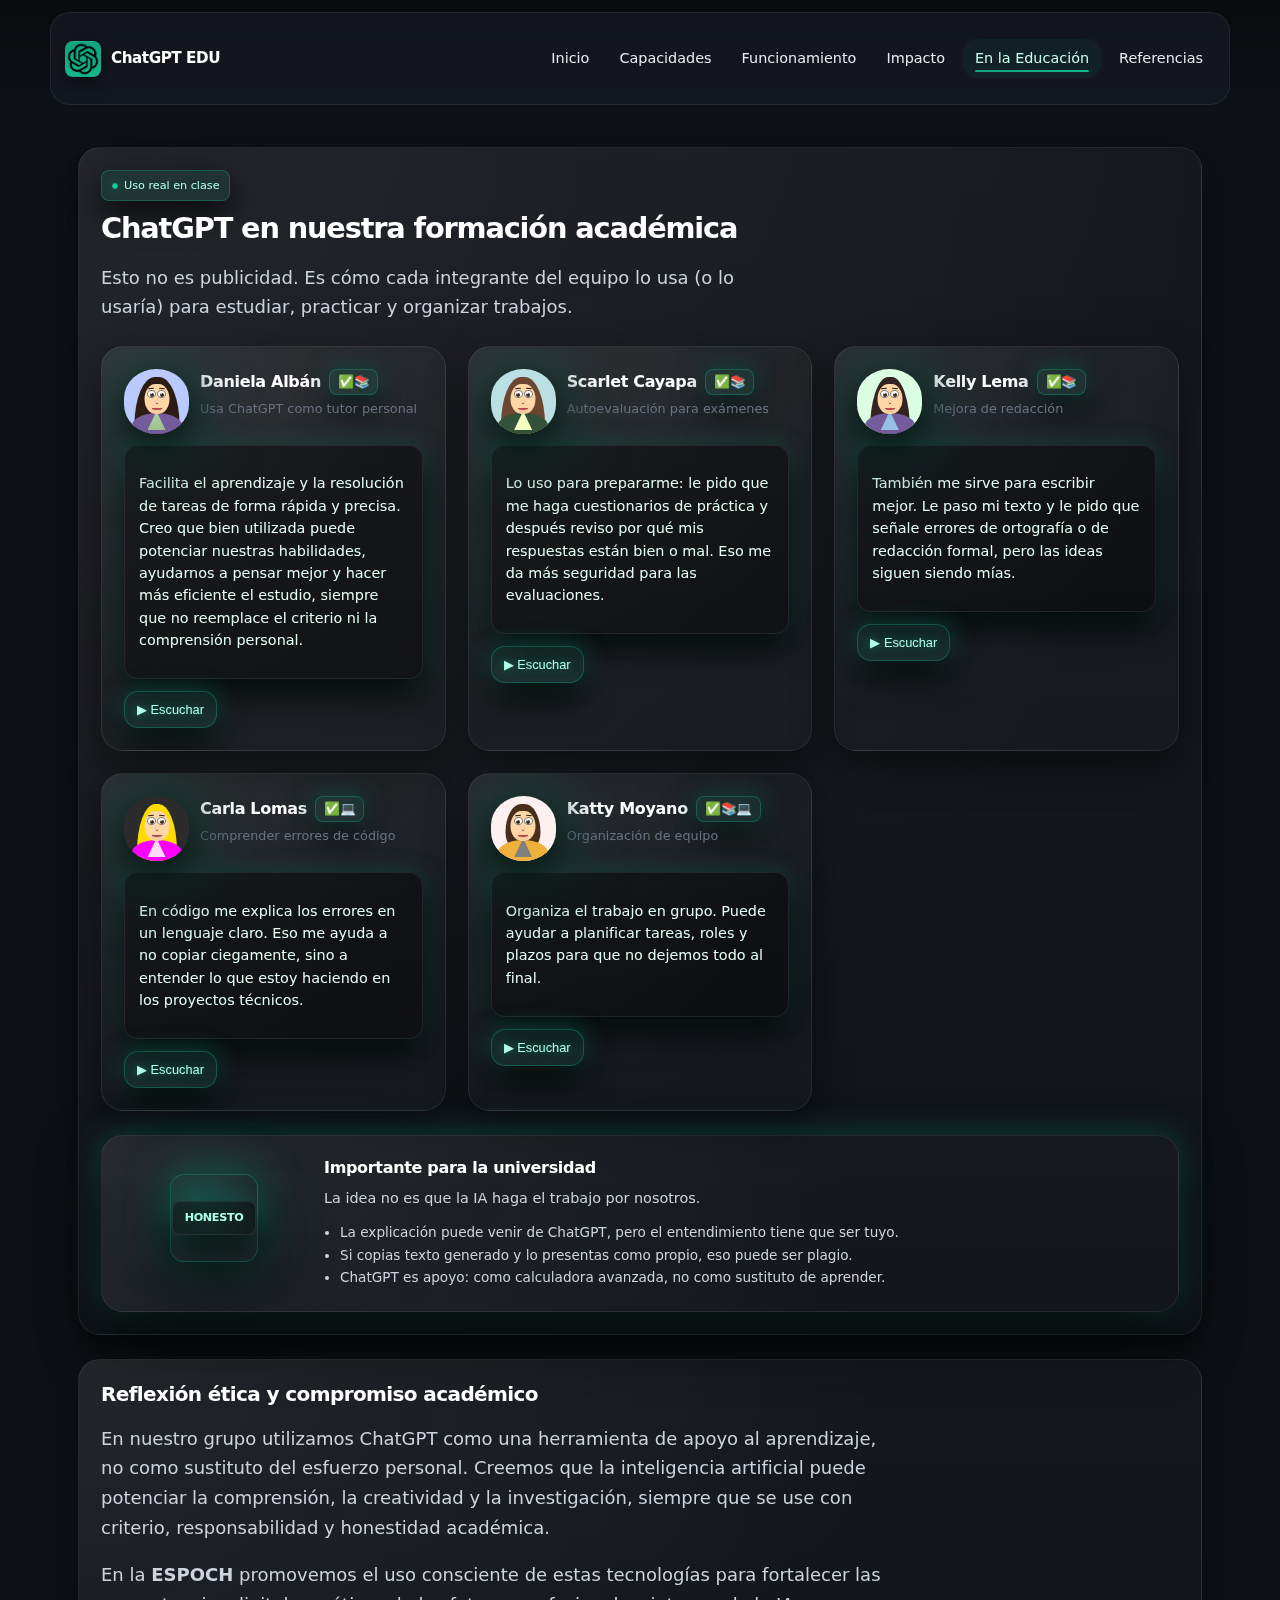
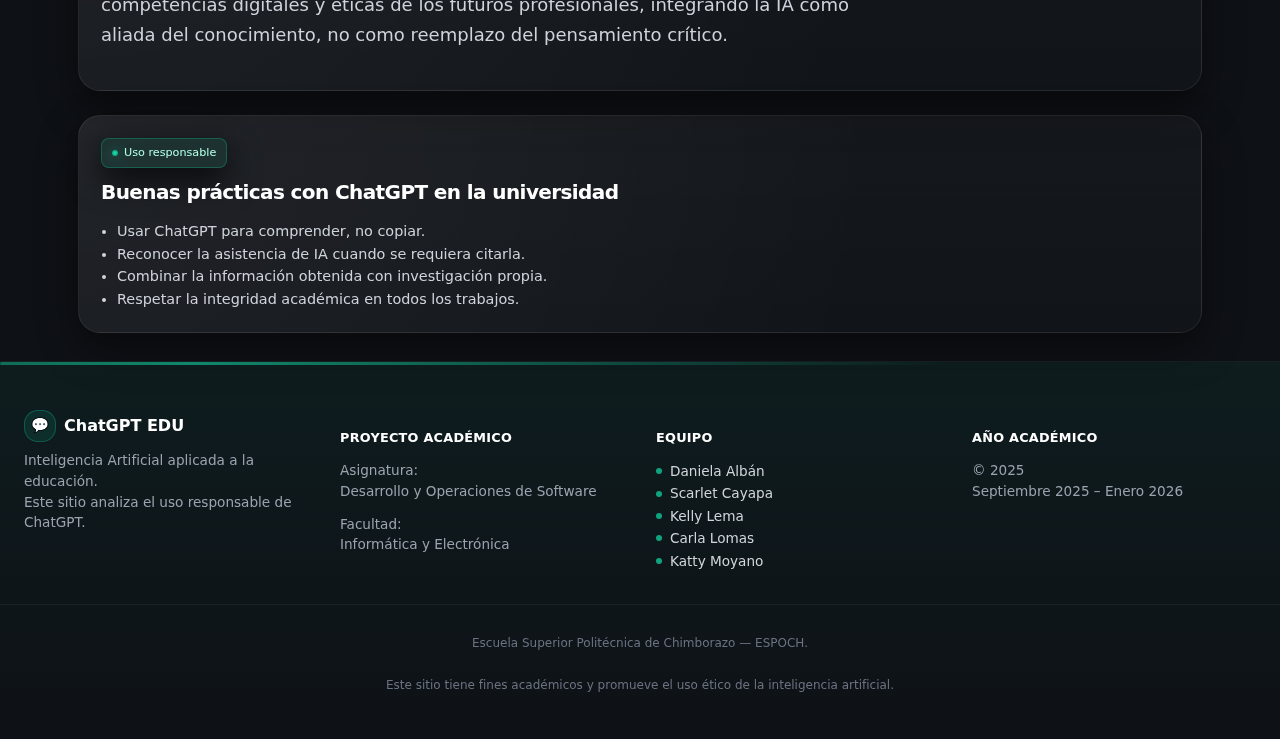
<file: ChatGPT-main/academia.html>
<!doctype html>
<html lang="es">
<head>
  <meta charset="utf-8" />
  <meta name="viewport" content="width=device-width,initial-scale=1" />
  <title>ChatGPT en nuestra formación académica</title>
  <link rel="icon" type="image/png" sizes="16x16" href="img/chatgpt_logo.png">

  <link rel="stylesheet" href="css/academia.css" />
  <meta name="description" content="Cómo usamos ChatGPT como apoyo en estudio, organización y práctica académica." />
</head>

<body>
  <header class="site-header">
    <nav class="nav" aria-label="Principal">
      <a class="logo" href="index.html">
        <img src="img/chatgpt.png" alt="ChatGPT EDU" class="logo-img">
        <span class="logo-text">ChatGPT EDU</span>
      </a>
      <ul class="menu" role="list">
        <li><a href="index.html">Inicio</a></li>
        <li><a href="capacidades.html">Capacidades</a></li>
        <li><a href="funcionamiento.html">Funcionamiento</a></li>
        <li><a href="impacto.html">Impacto</a></li>
        <li><a class="active" href="academia.html">En la Educación</a></li>
        <li><a href="referencias.html">Referencias</a></li>
      </ul>
    </nav>
  </header>

  <main class="container">

    <section class="card" style="margin-bottom:24px;">
      <header style="margin-bottom:1rem;">
        <div class="badge" style="margin-bottom:.75rem;">
          <span class="badge-dot"></span>
          <span>Uso real en clase</span>
        </div>

        <h1 class="acad-title">
          ChatGPT en nuestra formación académica
        </h1>

        <p class="lead" style="max-width:60ch;">
          Esto no es publicidad. Es cómo cada integrante del equipo lo usa
          (o lo usaría) para estudiar, practicar y organizar trabajos.
        </p>
      </header>

      <div class="acad-grid">

        <article class="student-card card slide-up avatar-a">
          <div class="student-top">

            <div class="student-avatar" aria-hidden="true">
              <div class="avatar">
                <div class="hair"></div>
                <div class="clothing"></div>
                <div class="inner-clothing"></div>
                <div class="face"></div>
                <div class="eyebrow left"></div>
                <div class="eyebrow right"></div>
                <div class="eye left"><div class="iris"></div></div>
                <div class="eye right"><div class="iris"></div></div>
                <div class="nose"></div>
                <div class="mouth_top"></div>
                <div class="mouth_down"></div>
              </div>
            </div>

            <div class="student-meta">
              <h3 class="student-name">
                Daniela Albán
                <span class="student-tags">✅📚</span>
              </h3>
              <p class="student-role muted-small">
                Usa ChatGPT como tutor personal
              </p>
            </div>
          </div>

          <div
            class="bubble pulse"
            data-texto="Facilita el aprendizaje y la resolución de tareas de forma rápida y precisa. Creo que bien utilizada puede potenciar nuestras habilidades, ayudarnos a pensar mejor y hacer más eficiente el estudio, siempre que no reemplace el criterio ni la comprensión personal.">
            <p>
              Facilita el aprendizaje y la resolución de tareas de forma rápida y 
              precisa. Creo que bien utilizada puede potenciar nuestras 
              habilidades, ayudarnos a pensar mejor y hacer más eficiente 
              el estudio, siempre que no reemplace el criterio ni la 
              comprensión personal.
            </p>
          </div>

          <div class="student-actions">
            <button class="speak-btn" aria-label="Escuchar a Nombre 1">▶ Escuchar</button>

            <div class="voice-indicator" aria-hidden="true">
              <span class="bar"></span>
              <span class="bar"></span>
              <span class="bar"></span>
            </div>
          </div>
        </article>


        <article class="student-card card slide-up avatar-b">
          <div class="student-top">
            <div class="student-avatar" aria-hidden="true">
              <div class="avatar">
                <div class="hair"></div>
                <div class="clothing"></div>
                <div class="inner-clothing"></div>
                <div class="face"></div>
                <div class="eyebrow left"></div>
                <div class="eyebrow right"></div>
                <div class="eye left"><div class="iris"></div></div>
                <div class="eye right"><div class="iris"></div></div>
                <div class="nose"></div>
                <div class="mouth_top"></div>
                <div class="mouth_down"></div>
              </div>
            </div>

            <div class="student-meta">
              <h3 class="student-name">
                Scarlet Cayapa
                <span class="student-tags">✅📚</span>
              </h3>
              <p class="student-role muted-small">
                Autoevaluación para exámenes
              </p>
            </div>
          </div>

          <div class="bubble pulse"
               data-texto="Lo uso para prepararme: le pido que me haga cuestionarios de práctica y después reviso por qué mis respuestas están bien o mal. Eso me da más seguridad para las evaluaciones.">
            <p>
              Lo uso para prepararme: le pido que me haga cuestionarios de práctica y después
              reviso por qué mis respuestas están bien o mal. Eso me da más seguridad
              para las evaluaciones.
            </p>
          </div>

          <div class="student-actions">
            <button class="speak-btn" aria-label="Escuchar a Nombre 2">▶ Escuchar</button>

            <div class="voice-indicator" aria-hidden="true">
              <span class="bar"></span>
              <span class="bar"></span>
              <span class="bar"></span>
            </div>
          </div>
        </article>


        <article class="student-card card slide-up avatar-c">
          <div class="student-top">

            <div class="student-avatar" aria-hidden="true">
              <div class="avatar">
                <div class="hair"></div>
                <div class="clothing"></div>
                <div class="inner-clothing"></div>
                <div class="face"></div>
                <div class="eyebrow left"></div>
                <div class="eyebrow right"></div>
                <div class="eye left"><div class="iris"></div></div>
                <div class="eye right"><div class="iris"></div></div>
                <div class="nose"></div>
                <div class="mouth_top"></div>
                <div class="mouth_down"></div>
              </div>
            </div>

            <div class="student-meta">
              <h3 class="student-name">
                Kelly Lema
                <span class="student-tags">✅📚</span>
              </h3>
              <p class="student-role muted-small">
                Mejora de redacción
              </p>
            </div>
          </div>

          <div class="bubble pulse"
               data-texto="También me sirve para escribir mejor. Le paso mi texto y le pido que señale errores de ortografía o de redacción formal, pero las ideas siguen siendo mías.">
            <p>
              También me sirve para escribir mejor. Le paso mi texto y le pido
              que señale errores de ortografía o de redacción formal,
              pero las ideas siguen siendo mías.
            </p>
          </div>

          <div class="student-actions">
            <button class="speak-btn" aria-label="Escuchar a Nombre 3">▶ Escuchar</button>

            <div class="voice-indicator" aria-hidden="true">
              <span class="bar"></span>
              <span class="bar"></span>
              <span class="bar"></span>
            </div>
          </div>
        </article>


        <article class="student-card card slide-up avatar-d">
          <div class="student-top">

            <div class="student-avatar" aria-hidden="true">
              <div class="avatar">
                <div class="hair"></div>
                <div class="clothing"></div>
                <div class="inner-clothing"></div>
                <div class="face"></div>
                <div class="eyebrow left"></div>
                <div class="eyebrow right"></div>
                <div class="eye left"><div class="iris"></div></div>
                <div class="eye right"><div class="iris"></div></div>
                <div class="nose"></div>
                <div class="mouth_top"></div>
                <div class="mouth_down"></div>
              </div>
            </div>

            <div class="student-meta">
              <h3 class="student-name">
                Carla Lomas
                <span class="student-tags">✅💻</span>
              </h3>
              <p class="student-role muted-small">
                Comprender errores de código
              </p>
            </div>
          </div>

          <div class="bubble pulse"
               data-texto="En código me explica los errores en un lenguaje claro. Eso me ayuda a no copiar ciegamente, sino a entender lo que estoy haciendo en los proyectos técnicos.">
            <p>
              En código me explica los errores en un lenguaje claro.
              Eso me ayuda a no copiar ciegamente, sino a entender lo que estoy
              haciendo en los proyectos técnicos.
            </p>
          </div>

          <div class="student-actions">
            <button class="speak-btn" aria-label="Escuchar a Nombre 4">▶ Escuchar</button>

            <div class="voice-indicator" aria-hidden="true">
              <span class="bar"></span>
              <span class="bar"></span>
              <span class="bar"></span>
            </div>
          </div>
        </article>


        <article class="student-card card slide-up avatar-e">
          <div class="student-top">

            <div class="student-avatar" aria-hidden="true">
              <div class="avatar">
                <div class="hair"></div>
                <div class="clothing"></div>
                <div class="inner-clothing"></div>
                <div class="face"></div>
                <div class="eyebrow left"></div>
                <div class="eyebrow right"></div>
                <div class="eye left"><div class="iris"></div></div>
                <div class="eye right"><div class="iris"></div></div>
                <div class="nose"></div>
                <div class="mouth_top"></div>
                <div class="mouth_down"></div>
              </div>
            </div>

            <div class="student-meta">
              <h3 class="student-name">
                Katty Moyano
                <span class="student-tags">✅📚💻</span>
              </h3>
              <p class="student-role muted-small">
                Organización de equipo
              </p>
            </div>
          </div>

          <div class="bubble pulse"
               data-texto="Organiza el trabajo en grupo. Puede ayudar a planificar tareas, roles y plazos para que no dejemos todo al final.">
            <p>
              Organiza el trabajo en grupo. Puede ayudar a planificar tareas,
              roles y plazos para que no dejemos todo al final.
            </p>
          </div>

          <div class="student-actions">
            <button class="speak-btn" aria-label="Escuchar a Nombre 5">▶ Escuchar</button>

            <div class="voice-indicator" aria-hidden="true">
              <span class="bar"></span>
              <span class="bar"></span>
              <span class="bar"></span>
            </div>
          </div>
        </article>

      </div>

      <div class="acad-disclaimer card feature" style="margin-top:24px;">
        <div class="acad-disclaimer-left">
          <div class="acad-bubble">
            <div class="acad-bubble-inner">HONESTO</div>
          </div>
          <div class="acad-halo"></div>
        </div>

        <div class="acad-disclaimer-body">
          <h2 class="acad-disclaimer-title">
            Importante para la universidad
          </h2>
          <p class="acad-disclaimer-text">
            La idea no es que la IA haga el trabajo por nosotros.
          </p>
          <ul class="acad-disclaimer-list">
            <li>La explicación puede venir de ChatGPT, pero el entendimiento tiene que ser tuyo.</li>
            <li>Si copias texto generado y lo presentas como propio, eso puede ser plagio.</li>
            <li>ChatGPT es apoyo: como calculadora avanzada, no como sustituto de aprender.</li>
          </ul>
        </div>
      </div>

    </section>

    <section class="card feature" style="margin-top:24px;">
      <h2 class="fx-subtitle">Reflexión ética y compromiso académico</h2>
      <p class="lead" style="max-width:70ch;">
        En nuestro grupo utilizamos ChatGPT como una herramienta de apoyo al aprendizaje, 
        no como sustituto del esfuerzo personal. Creemos que la inteligencia artificial puede 
        potenciar la comprensión, la creatividad y la investigación, siempre que se use con 
        criterio, responsabilidad y honestidad académica.
      </p>
      <p class="lead" style="max-width:70ch;">
        En la <strong>ESPOCH</strong> promovemos el uso consciente de estas tecnologías para 
        fortalecer las competencias digitales y éticas de los futuros profesionales, integrando 
        la IA como aliada del conocimiento, no como reemplazo del pensamiento crítico.
      </p>
    </section>

    <section class="card" style="margin-top:24px;">
      <header style="margin-bottom:1rem;">
        <div class="badge" style="margin-bottom:.75rem;">
          <span class="badge-dot"></span>
          <span>Uso responsable</span>
        </div>
        <h2 class="fx-subtitle">Buenas prácticas con ChatGPT en la universidad</h2>
      </header>

      <ul class="fx-step-list">
        <li>Usar ChatGPT para comprender, no copiar.</li>
        <li>Reconocer la asistencia de IA cuando se requiera citarla.</li>
        <li>Combinar la información obtenida con investigación propia.</li>
        <li>Respetar la integridad académica en todos los trabajos.</li>
      </ul>
    </section>

  </main>

  <footer class="site-footer">
    <div class="footer-accent"></div>

    <div class="footer-inner">
      <div class="footer-col brand-col">
        <div class="footer-logo">
          <span class="footer-logo-icon">💬</span>
          <span class="footer-logo-text">ChatGPT EDU</span>
        </div>
        <p class="footer-desc">
          Inteligencia Artificial aplicada a la educación.<br>
          Este sitio analiza el uso responsable de ChatGPT.
        </p>
      </div>

      <div class="footer-col project-col">
        <h4 class="footer-heading">Proyecto académico</h4>
        <p class="footer-text">
          Asignatura:<br>
          Desarrollo y Operaciones de Software
        </p>
        <p class="footer-text">
          Facultad:<br>
          Informática y Electrónica
        </p>
      </div>

      <div class="footer-col team-col">
        <h4 class="footer-heading">Equipo</h4>
        <ul class="footer-list">
          <li>Daniela Albán</li>
          <li>Scarlet Cayapa</li>
          <li>Kelly Lema</li>
          <li>Carla Lomas</li>
          <li>Katty Moyano</li>
        </ul>
      </div>

      <div class="footer-col meta-col">
        <h4 class="footer-heading">Año académico</h4>
        <p class="footer-text">
          © 2025<br>
          Septiembre 2025 – Enero 2026
        </p>
      </div>
    </div>

    <div class="footer-bottom">
      <p class="footer-bottom-text">
        Escuela Superior Politécnica de Chimborazo — ESPOCH.<br><br>
        Este sitio tiene fines académicos y promueve el uso ético de la inteligencia artificial.
      </p>
    </div>
  </footer>

  <script src="js/script.js"></script>
</body>
</html>
</file>
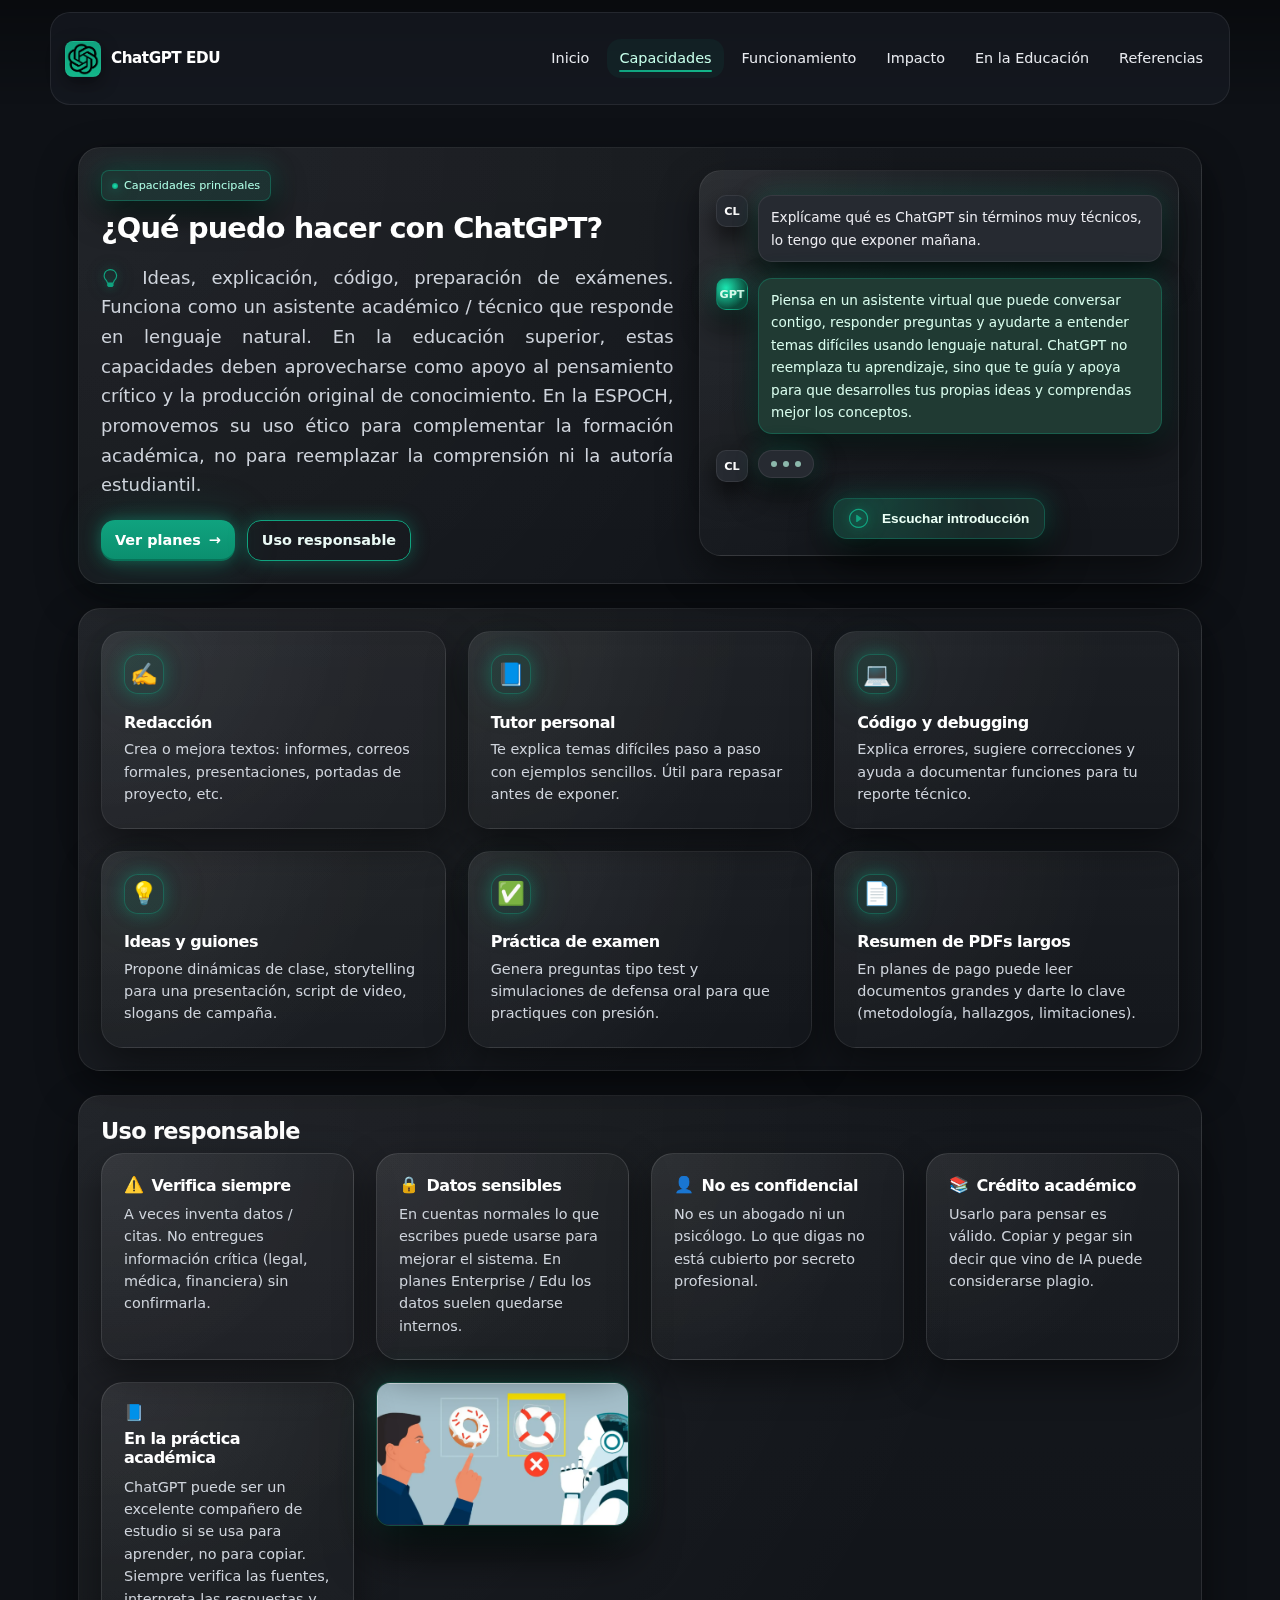
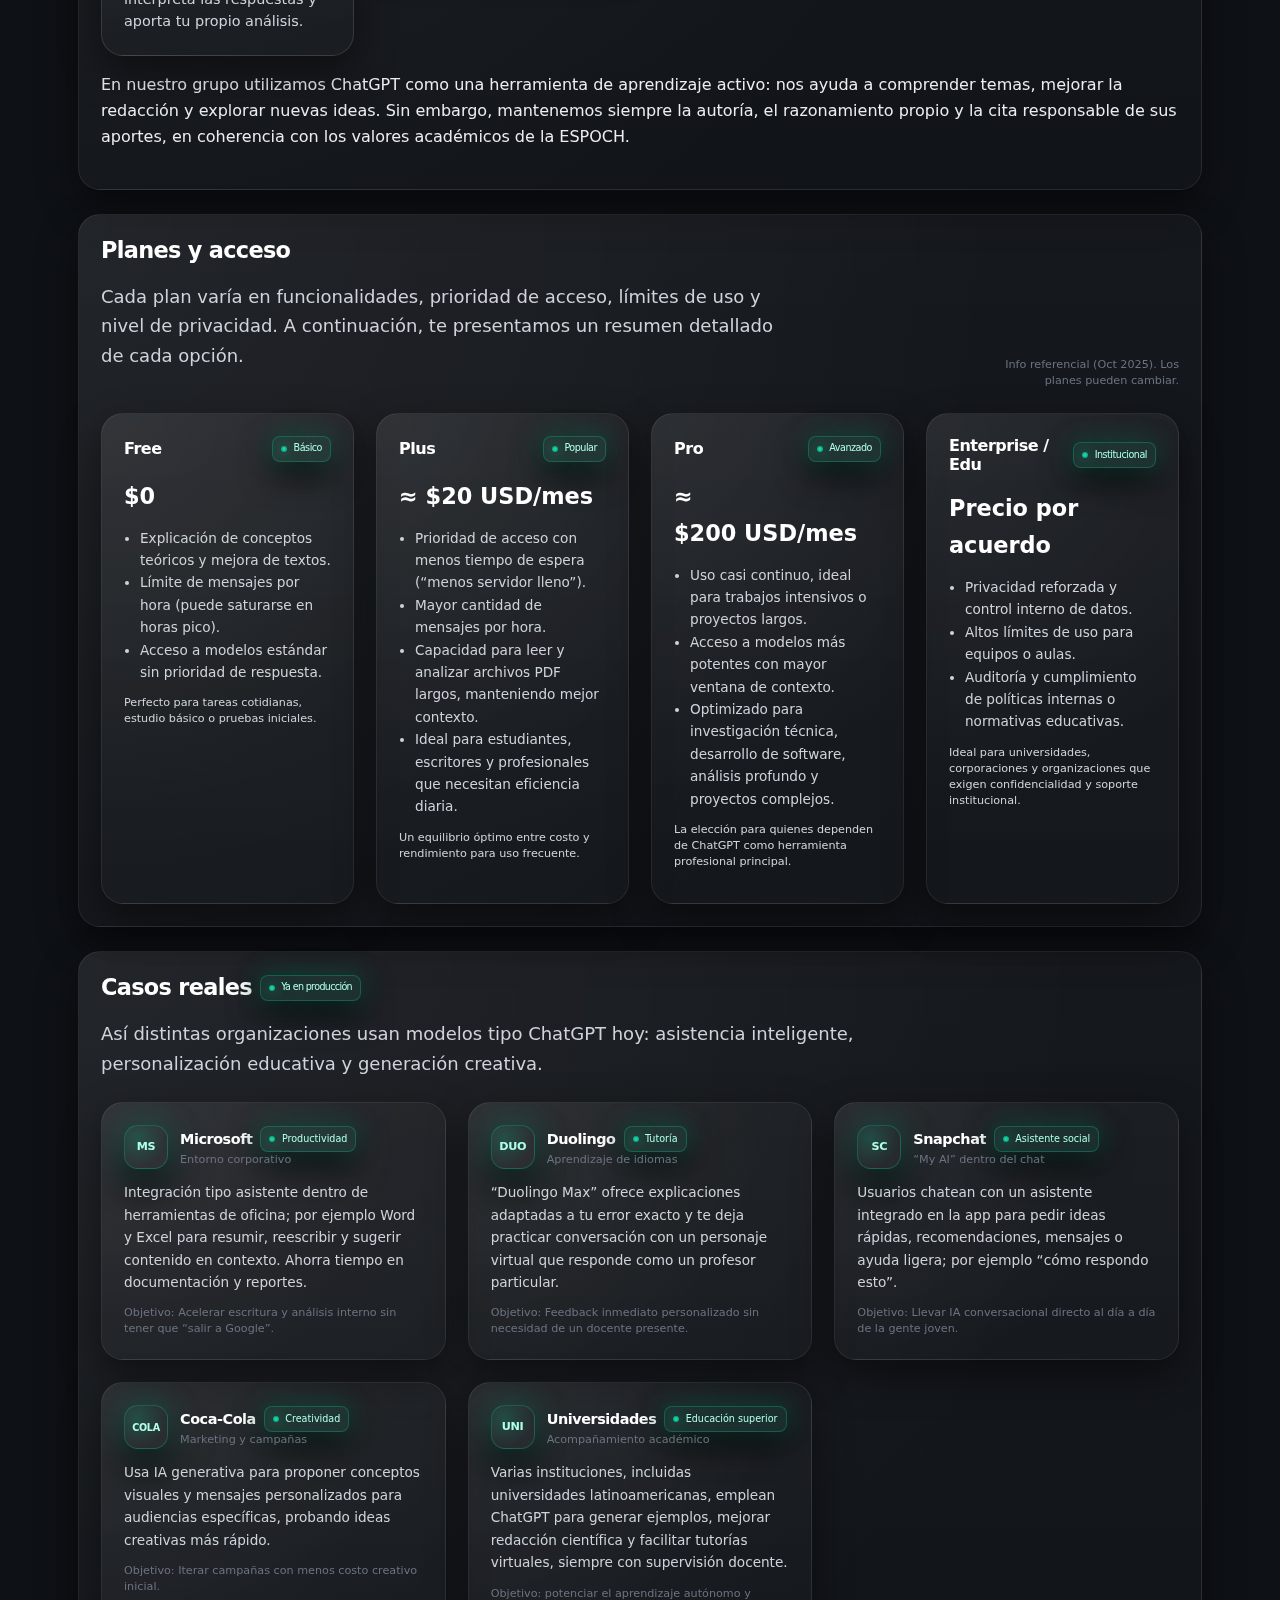
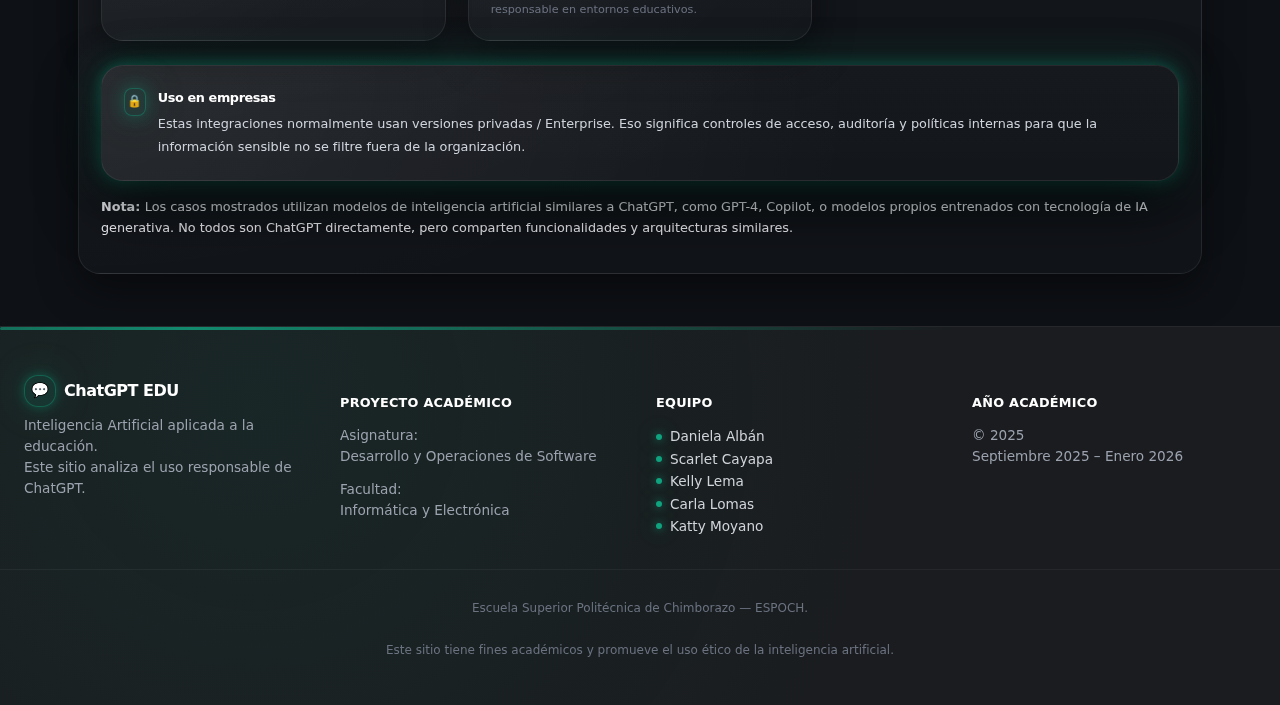
<file: ChatGPT-main/capacidades.html>
<!doctype html>
<html lang="es">
  <head>
  <meta charset="utf-8" />
  <meta name="viewport" content="width=device-width,initial-scale=1" />
  <title>Capacidades de ChatGPT</title>
  <link rel="icon" type="image/png" sizes="16x16" href="img/chatgpt_logo.png">
  <link rel="stylesheet" href="css/capacidades.css" />
  <link rel="stylesheet" href="https://cdn.jsdelivr.net/npm/bootstrap-icons@1.11.1/font/bootstrap-icons.css">
  <meta name="description" content="Para qué sirve ChatGPT: estudio, programación, redacción, y planes de acceso.">
  <script src="js/audio.js" defer></script>
</head>

<body>
  <header class="site-header">
    <nav class="nav" aria-label="Principal">
      <a class="logo" href="index.html">
        <img src="img/chatgpt.png" alt="ChatGPT EDU" class="logo-img">
        <span class="logo-text">ChatGPT EDU</span>
      </a>
      <ul class="menu" role="list">
        <li><a href="index.html">Inicio</a></li>
        <li><a class="active" href="capacidades.html">Capacidades</a></li>
        <li><a href="funcionamiento.html">Funcionamiento</a></li>
        <li><a href="impacto.html">Impacto</a></li>
        <li><a href="academia.html">En la Educación</a></li>
        <li><a href="referencias.html">Referencias</a></li>
      </ul>
    </nav>
  </header>

  <main class="container">

    <section class="card section-block">
      <div class="hero-flex">

        <div class="hero-copy">
          <div class="badge hero-badge">
            <span class="badge-dot"></span>
            <span>Capacidades principales</span>
          </div>

          
          <h1 class="hero-title">
            ¿Qué puedo hacer con ChatGPT?
          </h1>
          
          <p class="lead hero-lead">
            <i class="bi bi-lightbulb"></i> Ideas, explicación, código, preparación de exámenes. Funciona como un asistente académico / técnico que responde en lenguaje natural.
            En la educación superior, estas capacidades deben aprovecharse como apoyo al pensamiento crítico y la producción original de conocimiento. 
            En la ESPOCH, promovemos su uso ético para complementar la formación académica, no para reemplazar la comprensión ni la autoría estudiantil.
          </p>
          
          <div class="cta-row">
            <a class="btn" href="#planes">
              <span>Ver planes</span>
              <span aria-hidden="true">→</span>
            </a>
            
            <a class="btn ghost" href="#responsable">
              <span>Uso responsable</span>
            </a>
          </div>
        </div>
        
        <aside class="feature hero-chat">
          <div class="chat-row user">
            <div class="chat-avatar">CL</div>
            <div class="bubble">
              Explícame qué es ChatGPT sin términos muy técnicos, lo tengo que exponer mañana.
            </div>
          </div>
          
          <div class="chat-row assistant">
            <div class="chat-avatar">GPT</div>
            <div class="bubble">
              Piensa en un asistente virtual que puede conversar contigo, responder preguntas y 
              ayudarte a entender temas difíciles usando lenguaje natural. ChatGPT no reemplaza
              tu aprendizaje, sino que te guía y apoya para que desarrolles tus propias ideas
              y comprendas mejor los conceptos.
            </div>
          </div>
          
          <div class="chat-row user">
            <div class="chat-avatar">CL</div>
            <div class="bubble typing">
              <span></span><span></span><span></span>
            </div>
          </div>
          
          <div class="voice-hint">
              <button class="audio-btn" data-target=".lead.hero-lead">
                <i class="bi bi-play-circle"></i> Escuchar introducción
              </button>
          </div>
        </aside>

      </div>
    </section>
    
    
    <section class="card section-block">
      <div class="grid">
        
        <article class="card feature ability-card">
          <div class="ability-icon">✍️</div>
          <h3 class="ability-title">Redacción</h3>
          <p class="ability-text">
            Crea o mejora textos: informes, correos formales, presentaciones, portadas de proyecto, etc.
          </p>
        </article>

        <article class="card feature ability-card">
          <div class="ability-icon">📘</div>
          <h3 class="ability-title">Tutor personal</h3>
          <p class="ability-text">
            Te explica temas difíciles paso a paso con ejemplos sencillos. Útil para repasar antes de exponer.
          </p>
        </article>
        
        <article class="card feature ability-card">
          <div class="ability-icon">💻</div>
          <h3 class="ability-title">Código y debugging</h3>
          <p class="ability-text">
            Explica errores, sugiere correcciones y ayuda a documentar funciones para tu reporte técnico.
          </p>
        </article>

        <article class="card feature ability-card">
          <div class="ability-icon">💡</div>
          <h3 class="ability-title">Ideas y guiones</h3>
          <p class="ability-text">
            Propone dinámicas de clase, storytelling para una presentación, script de video, slogans de campaña.
          </p>
        </article>
        
        <article class="card feature ability-card">
          <div class="ability-icon">✅</div>
          <h3 class="ability-title">Práctica de examen</h3>
          <p class="ability-text">
            Genera preguntas tipo test y simulaciones de defensa oral para que practiques con presión.
          </p>
        </article>

        <article class="card feature ability-card">
          <div class="ability-icon">📄</div>
          <h3 class="ability-title">Resumen de PDFs largos</h3>
          <p class="ability-text">
            En planes de pago puede leer documentos grandes y darte lo clave (metodología, hallazgos, limitaciones).
          </p>
        </article>

      </div>
    </section>


    <section class="card section-block" id="responsable">
      <h2 class="section-title">Uso responsable</h2>
      
      <div class="grid responsible-grid">
        
        <article class="card feature responsible-card">
          <h3 class="responsible-heading">
            <span class="responsible-emoji">⚠️</span>
            <span>Verifica siempre</span>
          </h3>
          <p class="responsible-text">
            A veces inventa datos / citas. No entregues información crítica (legal, médica, financiera) sin confirmarla.
          </p>
        </article>
        
        <article class="card feature responsible-card">
          <h3 class="responsible-heading">
            <span class="responsible-emoji">🔒</span>
            <span>Datos sensibles</span>
          </h3>
          <p class="responsible-text">
            En cuentas normales lo que escribes puede usarse para mejorar el sistema.
            En planes Enterprise / Edu los datos suelen quedarse internos.
          </p>
        </article>

        <article class="card feature responsible-card">
          <h3 class="responsible-heading">
            <span class="responsible-emoji">👤</span>
            <span>No es confidencial</span>
          </h3>
          <p class="responsible-text">
            No es un abogado ni un psicólogo. Lo que digas no está cubierto por secreto profesional.
          </p>
        </article>
        
        <article class="card feature responsible-card">
          <h3 class="responsible-heading">
            <span class="responsible-emoji">📚</span>
            <span>Crédito académico</span>
          </h3>
          <p class="responsible-text">
            Usarlo para pensar es válido. Copiar y pegar sin decir que vino de IA puede considerarse plagio.
          </p>
        </article>
        <article class="card feature responsible-card">
          <h3 class="responsible-heading">
            <span class="responsible-emoji">📘</span>
            <span>En la práctica académica</span>
          </h3>
          <p class="responsible-text">
            ChatGPT puede ser un excelente compañero de estudio si se usa para aprender, no para copiar. Siempre verifica las fuentes, interpreta las respuestas y aporta tu propio análisis.
          </p>
        </article>
        <img src="img/capacidades.png" alt="Ilustración de las capacidades de ChatGPT" class="ia_vs_human" loading="lazy">
        
      </div>
      <p style="margin-top:1rem; font-weight:500;">
        En nuestro grupo utilizamos ChatGPT como una herramienta de aprendizaje activo: nos ayuda a comprender temas, mejorar la redacción y explorar nuevas ideas. Sin embargo, mantenemos siempre la autoría, el razonamiento propio y la cita responsable de sus aportes, en coherencia con los valores académicos de la ESPOCH.
      </p>
    </section>


    <section class="card section-block" id="planes">
      <div class="plans-head">
        <div>
          <h2 class="section-title">Planes y acceso</h2>
          <p class="lead plans-lead">
            Cada plan varía en funcionalidades, prioridad de acceso, límites de uso y nivel de privacidad.
            A continuación, te presentamos un resumen detallado de cada opción.
          </p>
        </div>

        <div class="plans-note">
          Info referencial (Oct 2025). Los planes pueden cambiar.
        </div>
      </div>

      <div class="plans-grid">
        <article class="plan card plan-card">
          <h3 class="plan-heading">
            <span class="plan-name">Free</span>
            <span class="badge badge-inline">
              <span class="badge-dot"></span>
              <span>Básico</span>
            </span>
          </h3>

          <div class="price">$0</div>
          <ul class="plan-list">
            <li>Explicación de conceptos teóricos y mejora de textos.</li>
            <li>Límite de mensajes por hora (puede saturarse en horas pico).</li>
            <li>Acceso a modelos estándar sin prioridad de respuesta.</li>
          </ul>
          <p class="plan-footnote">
            Perfecto para tareas cotidianas, estudio básico o pruebas iniciales.
          </p>
        </article>

        <article class="plan card plan-card">
          <h3 class="plan-heading">
            <span class="plan-name">Plus</span>
            <span class="badge badge-inline">
              <span class="badge-dot"></span>
              <span>Popular</span>
            </span>
          </h3>

          <div class="price">≈ $20&nbsp;USD/mes</div>
          <ul class="plan-list">
            <li>Prioridad de acceso con menos tiempo de espera (“menos servidor lleno”).</li>
            <li>Mayor cantidad de mensajes por hora.</li>
            <li>Capacidad para leer y analizar archivos PDF largos, manteniendo mejor contexto.</li>
            <li>Ideal para estudiantes, escritores y profesionales que necesitan eficiencia diaria.</li>
          </ul>
          <p class="plan-footnote">
            Un equilibrio óptimo entre costo y rendimiento para uso frecuente.
          </p>
        </article>

        <article class="plan card plan-card">
          <h3 class="plan-heading">
            <span class="plan-name">Pro</span>
            <span class="badge badge-inline">
              <span class="badge-dot"></span>
              <span>Avanzado</span>
            </span>
          </h3>

          <div class="price">≈ $200&nbsp;USD/mes</div>
          <ul class="plan-list">
            <li>Uso casi continuo, ideal para trabajos intensivos o proyectos largos.</li>
            <li>Acceso a modelos más potentes con mayor ventana de contexto.</li>
            <li>Optimizado para investigación técnica, desarrollo de software, análisis profundo y proyectos complejos.</li>
          </ul>
          <p class="plan-footnote">
            La elección para quienes dependen de ChatGPT como herramienta profesional principal.
          </p>
        </article>

        <article class="plan card plan-card">
          <h3 class="plan-heading">
            <span class="plan-name">Enterprise / Edu</span>
            <span class="badge badge-inline">
              <span class="badge-dot"></span>
              <span>Institucional</span>
            </span>
          </h3>

          <div class="price">Precio por acuerdo</div>
          <ul class="plan-list">
            <li>Privacidad reforzada y control interno de datos.</li>
            <li>Altos límites de uso para equipos o aulas.</li>
            <li>Auditoría y cumplimiento de políticas internas o normativas educativas.</li>
          </ul>

          <p class="plan-footnote">
            Ideal para universidades, corporaciones y organizaciones que exigen confidencialidad y soporte institucional.
          </p>
        </article>
      </div>
    </section>


    <section class="card section-block">
      <h2 class="section-title section-title-inline">
        <span>Casos reales</span>
        <span class="badge badge-inline">
          <span class="badge-dot"></span>
          <span>Ya en producción</span>
        </span>
      </h2>

      <p class="lead cases-lead">
        Así distintas organizaciones usan modelos tipo ChatGPT hoy:
        asistencia inteligente, personalización educativa y generación creativa.
      </p>

      <div class="cases-grid">

        <article class="feature card case-card">
          <div class="case-head">
            <div class="case-avatar">MS</div>

            <div class="case-meta">
              <div class="case-row">
                <strong class="case-name">Microsoft</strong>
                <span class="badge badge-inline-sm">
                  <span class="badge-dot"></span>
                  <span>Productividad</span>
                </span>
              </div>
              <div class="case-context">Entorno corporativo</div>
            </div>
          </div>

          <p class="case-text">
            Integración tipo asistente dentro de herramientas de oficina;
            por ejemplo Word y Excel para resumir, reescribir y sugerir contenido
            en contexto. Ahorra tiempo en documentación y reportes.
          </p>

          <div class="case-goal">
            Objetivo: Acelerar escritura y análisis interno sin tener que
            “salir a Google”.
          </div>
        </article>

        <article class="feature card case-card">
          <div class="case-head">
            <div class="case-avatar">DUO</div>

            <div class="case-meta">
              <div class="case-row">
                <strong class="case-name">Duolingo</strong>
                <span class="badge badge-inline-sm">
                  <span class="badge-dot"></span>
                  <span>Tutoría</span>
                </span>
              </div>
              <div class="case-context">Aprendizaje de idiomas</div>
            </div>
          </div>

          <p class="case-text">
            “Duolingo Max” ofrece explicaciones adaptadas a tu error exacto
            y te deja practicar conversación con un personaje virtual que responde
            como un profesor particular.
          </p>

          <div class="case-goal">
            Objetivo: Feedback inmediato personalizado sin necesidad de un docente presente.
          </div>
        </article>

        <article class="feature card case-card">
          <div class="case-head">
            <div class="case-avatar">SC</div>

            <div class="case-meta">
              <div class="case-row">
                <strong class="case-name">Snapchat</strong>
                <span class="badge badge-inline-sm">
                  <span class="badge-dot"></span>
                  <span>Asistente social</span>
                </span>
              </div>
              <div class="case-context">“My AI” dentro del chat</div>
            </div>
          </div>

          <p class="case-text">
            Usuarios chatean con un asistente integrado en la app para pedir ideas
            rápidas, recomendaciones, mensajes o ayuda ligera; por ejemplo 
            “cómo respondo esto”.
          </p>

          <div class="case-goal">
            Objetivo: Llevar IA conversacional directo al día a día de la gente joven.
          </div>
        </article>

        <article class="feature card case-card">
          <div class="case-head">
            <div class="case-avatar case-avatar-small">COLA</div>

            <div class="case-meta">
              <div class="case-row">
                <strong class="case-name">Coca-Cola</strong>
                <span class="badge badge-inline-sm">
                  <span class="badge-dot"></span>
                  <span>Creatividad</span>
                </span>
              </div>
              <div class="case-context">Marketing y campañas</div>
            </div>
          </div>

          <p class="case-text">
            Usa IA generativa para proponer conceptos visuales y mensajes personalizados
            para audiencias específicas, probando ideas creativas más rápido.
          </p>

          <div class="case-goal">
            Objetivo: Iterar campañas con menos costo creativo inicial.
          </div>
        </article>

        <article class="feature card case-card">
          <div class="case-head">
            <div class="case-avatar">UNI</div>
            <div class="case-meta">
              <div class="case-row">
                <strong class="case-name">Universidades</strong>
                <span class="badge badge-inline-sm">
                  <span class="badge-dot"></span>
                  <span>Educación superior</span>
                </span>
              </div>
              <div class="case-context">Acompañamiento académico</div>
            </div>
          </div>

          <p class="case-text">
            Varias instituciones, incluidas universidades latinoamericanas, emplean ChatGPT para generar ejemplos, mejorar redacción científica y facilitar tutorías virtuales, siempre con supervisión docente.
          </p>

          <div class="case-goal">
            Objetivo: potenciar el aprendizaje autónomo y responsable en entornos educativos.
          </div>
        </article>
      </div>

      <div class="card feature cases-footer">
        <div class="cases-footer-inner">
          <div class="cases-footer-icon">🔒</div>

          <div class="cases-footer-body">
            <strong class="cases-footer-heading">
              Uso en empresas
            </strong>
            <p class="cases-footer-text">
              Estas integraciones normalmente usan versiones privadas / Enterprise.
              Eso significa controles de acceso, auditoría y políticas internas
              para que la información sensible no se filtre fuera de la organización.
            </p>
          </div>
        </div>
      </div>

      <p class="muted" style="font-size:.8rem;line-height:1.3rem;margin-top:16px;">
        <b>Nota: </b>
        Los casos mostrados utilizan modelos de inteligencia artificial similares a ChatGPT,
        como GPT-4, Copilot, o modelos propios entrenados con tecnología de IA generativa.
        No todos son ChatGPT directamente, pero comparten funcionalidades y arquitecturas similares.
      </p>

    </section>

  </main>


  <footer class="site-footer">
    <div class="footer-accent"></div>

    <div class="footer-inner">
      <div class="footer-col brand-col">
        <div class="footer-logo">
          <span class="footer-logo-icon">💬</span>
          <span class="footer-logo-text">ChatGPT EDU</span>
        </div>
        <p class="footer-desc">
          Inteligencia Artificial aplicada a la educación.<br>
          Este sitio analiza el uso responsable de ChatGPT.
        </p>
      </div>

      <div class="footer-col project-col">
        <h4 class="footer-heading">Proyecto académico</h4>
        <p class="footer-text">
          Asignatura:<br>
          Desarrollo y Operaciones de Software
        </p>
        <p class="footer-text">
          Facultad:<br>
          Informática y Electrónica
        </p>
      </div>

      <div class="footer-col team-col">
        <h4 class="footer-heading">Equipo</h4>
        <ul class="footer-list">
          <li>Daniela Albán</li>
          <li>Scarlet Cayapa</li>
          <li>Kelly Lema</li>
          <li>Carla Lomas</li>
          <li>Katty Moyano</li>
        </ul>
      </div>

      <div class="footer-col meta-col">
        <h4 class="footer-heading">Año académico</h4>
        <p class="footer-text">
          © 2025<br>
          Septiembre 2025 – Enero 2026
        </p>
      </div>
    </div>

    <div class="footer-bottom">
      <p class="footer-bottom-text">
        Escuela Superior Politécnica de Chimborazo — ESPOCH.<br><br>
        Este sitio tiene fines académicos y promueve el uso ético de la inteligencia artificial.
      </p>
    </div>
  </footer>

  <script src="js/script.js"></script>
</body>
</html>
</file>
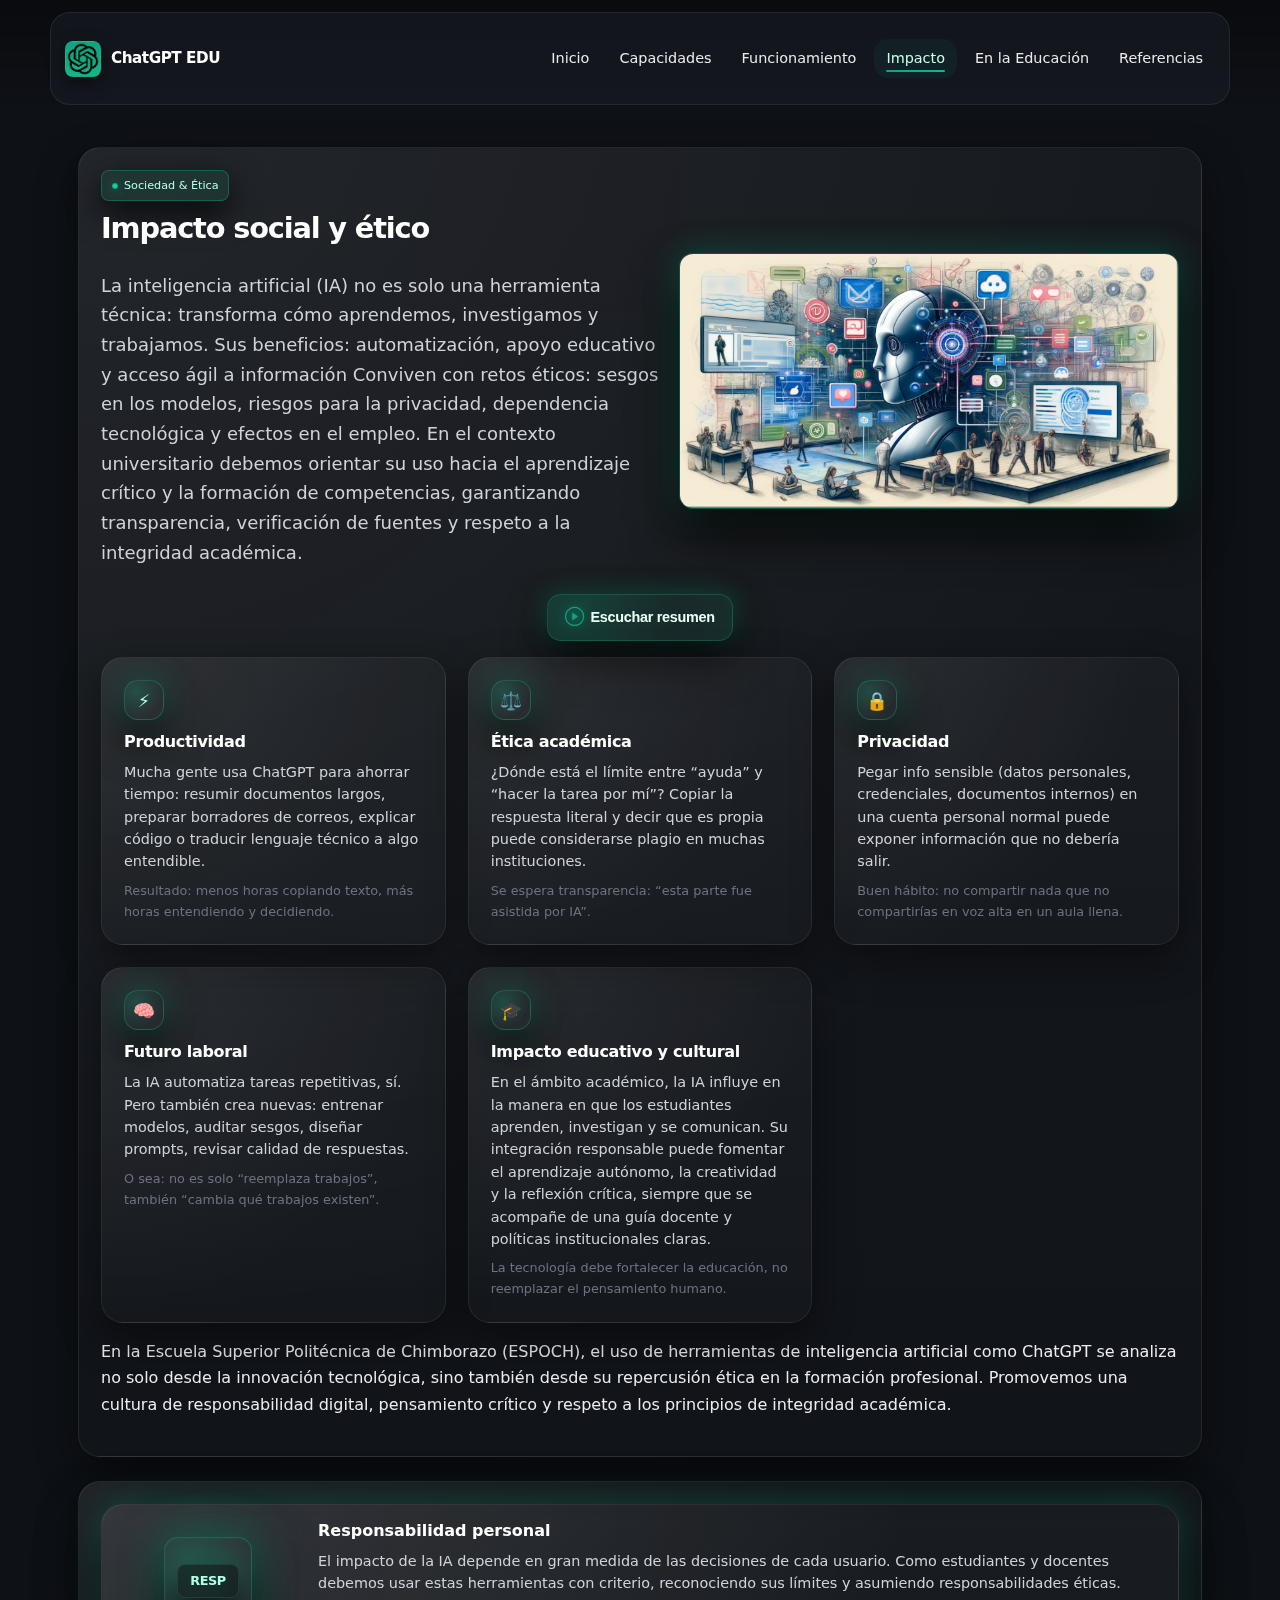
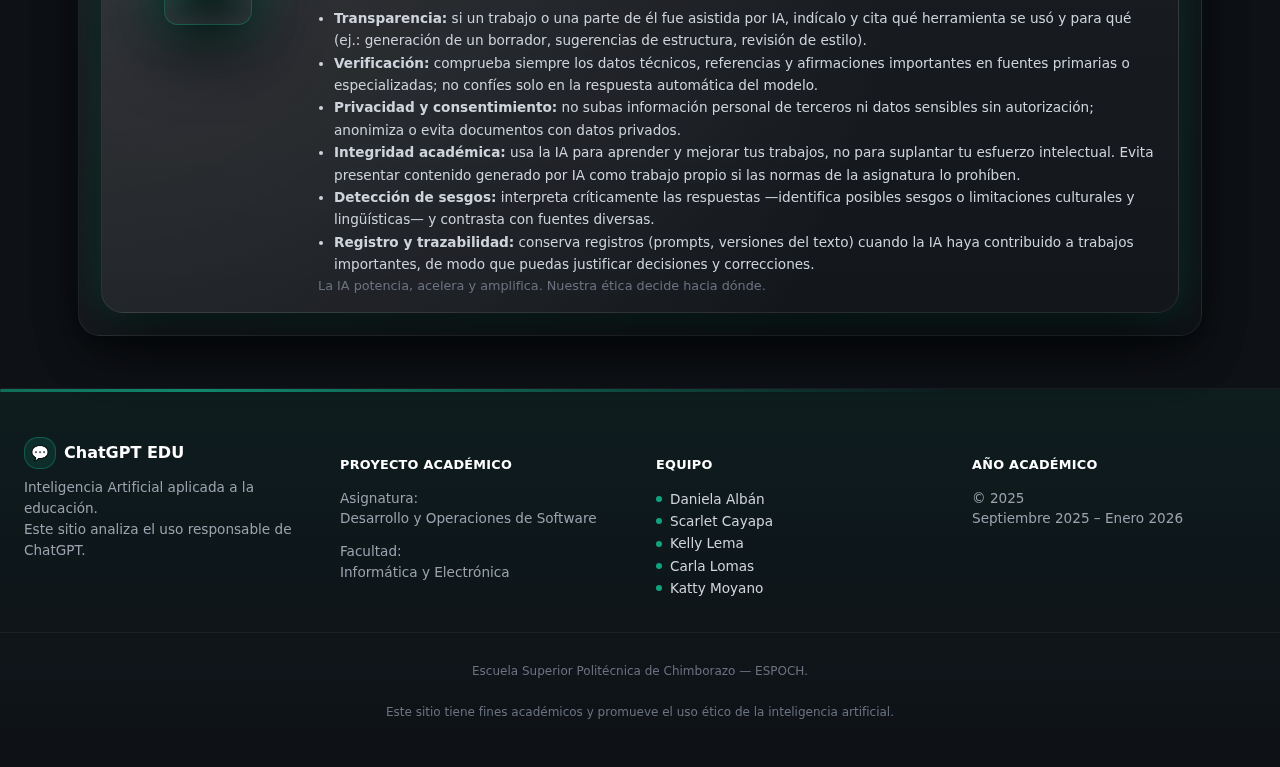
<file: ChatGPT-main/impacto.html>
<!doctype html>
<html lang="es">
<head>
  <meta charset="utf-8" />
  <meta name="viewport" content="width=device-width,initial-scale=1" />
  <title>Impacto social y ético</title>
  <link rel="icon" type="image/png" sizes="16x16" href="img/chatgpt_logo.png">
  <link rel="stylesheet" href="css/impacto.css" />
  <link rel="stylesheet" href="https://cdn.jsdelivr.net/npm/bootstrap-icons@1.11.1/font/bootstrap-icons.css">
  <meta name="description" content="Impacto social, ético y laboral del uso de ChatGPT e IA generativa, con enfoque en responsabilidad y privacidad." />
  <script src="js/audio.js" defer></script>
</head>

<body>
  <header class="site-header">
    <nav class="nav" aria-label="Principal">
      <a class="logo" href="index.html">
        <img src="img/chatgpt.png" alt="ChatGPT EDU" class="logo-img">
        <span class="logo-text">ChatGPT EDU</span>
      </a>
      <ul class="menu" role="list">
        <li><a href="index.html">Inicio</a></li>
        <li><a href="capacidades.html">Capacidades</a></li>
        <li><a href="funcionamiento.html">Funcionamiento</a></li>
        <li><a class="active" href="impacto.html">Impacto</a></li>
        <li><a href="academia.html">En la Educación</a></li>
        <li><a href="referencias.html">Referencias</a></li>
      </ul>
    </nav>
  </header>

  <main class="container">

    <section class="card" style="margin-bottom:24px;">
      <header style="margin-bottom:1rem;">
        <div class="badge" style="margin-bottom:.75rem;">
          <span class="badge-dot"></span>
          <span>Sociedad & Ética</span>
        </div>

        <h1 class="impact-title">
          Impacto social y ético
        </h1>

        <div class="impact-hero" style="display:flex; align-items:flex-start; gap:20px; flex-wrap:wrap;">
          <p class="lead" style="max-width:60ch; flex:1;">
            La inteligencia artificial (IA) no es solo una herramienta técnica: transforma cómo aprendemos, investigamos y trabajamos. 
            Sus beneficios: automatización, apoyo educativo y acceso ágil a información
            Conviven con retos éticos: sesgos en los modelos, riesgos para la privacidad, dependencia tecnológica y efectos en el empleo. En el contexto universitario debemos orientar su uso hacia el aprendizaje crítico y la formación de competencias, garantizando transparencia, verificación de fuentes y respeto a la integridad académica.
          </p>
          
          <img src="img/impacto.png" alt="Representación visual del impacto social de la IA" class="impact-hero-image" style="max-width:500px; width:150%; height:auto;">
        </div>
        <div class="impact-media">
          <button class="audio-btn large" type="button" data-target="main .lead">
            <i class="bi bi-play-circle"></i>
            <span class="audio-label">Escuchar resumen</span>
          </button>
        </div>
        

      </header>

      <div class="impact-grid">

        <article class="impact-card card feature">
          <div class="impact-icon">
            ⚡
          </div>
          <h3 class="impact-heading">Productividad</h3>
          <p class="impact-text">
            Mucha gente usa ChatGPT para ahorrar tiempo: resumir documentos largos, preparar borradores de correos, explicar código o traducir lenguaje técnico a algo entendible.
          </p>
          <p class="impact-note">
            Resultado: menos horas copiando texto, más horas entendiendo y decidiendo.
          </p>
        </article>

        <article class="impact-card card feature">
          <div class="impact-icon">
            ⚖️
          </div>
          <h3 class="impact-heading">Ética académica</h3>
          <p class="impact-text">
            ¿Dónde está el límite entre “ayuda” y “hacer la tarea por mí”? Copiar la respuesta literal y decir que es propia puede considerarse plagio en muchas instituciones.
          </p>
          <p class="impact-note">
            Se espera transparencia: “esta parte fue asistida por IA”.
          </p>
        </article>

        <article class="impact-card card feature">
          <div class="impact-icon">
            🔒
          </div>
          <h3 class="impact-heading">Privacidad</h3>
          <p class="impact-text">
            Pegar info sensible (datos personales, credenciales, documentos internos) en una cuenta personal normal puede exponer información que no debería salir.
          </p>
          <p class="impact-note">
            Buen hábito: no compartir nada que no compartirías en voz alta en un aula llena.
          </p>
        </article>

        <article class="impact-card card feature">
          <div class="impact-icon">
            🧠
          </div>
          <h3 class="impact-heading">Futuro laboral</h3>
          <p class="impact-text">
            La IA automatiza tareas repetitivas, sí. Pero también crea nuevas: entrenar modelos, auditar sesgos, diseñar prompts, revisar calidad de respuestas.
          </p>
          <p class="impact-note">
            O sea: no es solo “reemplaza trabajos”, también “cambia qué trabajos existen”.
          </p>
        </article>

        <article class="impact-card card feature">
          <div class="impact-icon">🎓</div>
          <h3 class="impact-heading">Impacto educativo y cultural</h3>
          <p class="impact-text">
            En el ámbito académico, la IA influye en la manera en que los estudiantes aprenden, investigan y se comunican. Su integración responsable puede fomentar el aprendizaje autónomo, la creatividad y la reflexión crítica, siempre que se acompañe de una guía docente y políticas institucionales claras.
          </p>
          <p class="impact-note">
            La tecnología debe fortalecer la educación, no reemplazar el pensamiento humano.
          </p>
        </article>
      </div>
      <p>
        En la Escuela Superior Politécnica de Chimborazo (ESPOCH), el uso de herramientas de inteligencia artificial como ChatGPT se analiza no solo desde la innovación tecnológica, sino también desde su repercusión ética en la formación profesional. Promovemos una cultura de responsabilidad digital, pensamiento crítico y respeto a los principios de integridad académica.
      </p>
    </section>


    <section class="card" style="margin-bottom:24px;">
      <div class="impact-safe card feature">
        <div class="impact-safe-left">
          <div class="impact-safe-bubble">
            <div class="impact-safe-inner">RESP</div>
          </div>
          <div class="impact-safe-halo"></div>
        </div>

        <div class="impact-safe-body">
          <h2 class="impact-safe-title">Responsabilidad personal</h2>
          <p class="impact-safe-text">
            El impacto de la IA depende en gran medida de las decisiones de cada usuario. Como estudiantes y docentes debemos usar estas herramientas con criterio, reconociendo sus límites y asumiendo responsabilidades éticas.
          </p>

          <ul class="impact-safe-list">
            <li><strong>Transparencia:</strong> si un trabajo o una parte de él fue asistida por IA, indícalo y cita qué herramienta se usó y para qué (ej.: generación de un borrador, sugerencias de estructura, revisión de estilo).</li>
            <li><strong>Verificación:</strong> comprueba siempre los datos técnicos, referencias y afirmaciones importantes en fuentes primarias o especializadas; no confíes solo en la respuesta automática del modelo.</li>
            <li><strong>Privacidad y consentimiento:</strong> no subas información personal de terceros ni datos sensibles sin autorización; anonimiza o evita documentos con datos privados.</li>
            <li><strong>Integridad académica:</strong> usa la IA para aprender y mejorar tus trabajos, no para suplantar tu esfuerzo intelectual. Evita presentar contenido generado por IA como trabajo propio si las normas de la asignatura lo prohíben.</li>
            <li><strong>Detección de sesgos:</strong> interpreta críticamente las respuestas —identifica posibles sesgos o limitaciones culturales y lingüísticas— y contrasta con fuentes diversas.</li>
            <li><strong>Registro y trazabilidad:</strong> conserva registros (prompts, versiones del texto) cuando la IA haya contribuido a trabajos importantes, de modo que puedas justificar decisiones y correcciones.</li>
          </ul>

          <p class="impact-safe-foot">
            La IA potencia, acelera y amplifica. Nuestra ética decide hacia dónde.
          </p>
        </div>
      </div>
    </section>

  </main>

  <footer class="site-footer">
    <div class="footer-accent"></div>

    <div class="footer-inner">
      <div class="footer-col brand-col">
        <div class="footer-logo">
          <span class="footer-logo-icon">💬</span>
          <span class="footer-logo-text">ChatGPT EDU</span>
        </div>
        <p class="footer-desc">
          Inteligencia Artificial aplicada a la educación.<br>
          Este sitio analiza el uso responsable de ChatGPT.
        </p>
      </div>

      <div class="footer-col project-col">
        <h4 class="footer-heading">Proyecto académico</h4>
        <p class="footer-text">
          Asignatura:<br>
          Desarrollo y Operaciones de Software
        </p>
        <p class="footer-text">
          Facultad:<br>
          Informática y Electrónica
        </p>
      </div>

      <div class="footer-col team-col">
        <h4 class="footer-heading">Equipo</h4>
        <ul class="footer-list">
          <li>Daniela Albán</li>
          <li>Scarlet Cayapa</li>
          <li>Kelly Lema</li>
          <li>Carla Lomas</li>
          <li>Katty Moyano</li>
        </ul>
      </div>

      <div class="footer-col meta-col">
        <h4 class="footer-heading">Año académico</h4>
        <p class="footer-text">
          © 2025<br>
          Septiembre 2025 – Enero 2026
        </p>
      </div>
    </div>

    <div class="footer-bottom">
      <p class="footer-bottom-text">
        Escuela Superior Politécnica de Chimborazo — ESPOCH.<br><br>
        Este sitio tiene fines académicos y promueve el uso ético de la inteligencia artificial.
      </p>
    </div>
  </footer>

  <script src="js/script.js"></script>
</body>
</html>
</file>
<file: css/styles.css>
﻿:root {
  --c-green: #10A37F;
  --c-green-2: #13B68A;
  --c-bg: #0e1116;
  --c-surface: rgba(23,27,34,.68);
  --c-surface-solid: #1a1c1f;
  --c-text: #ECECF1;
  --c-muted: #cfd4dc;
  --c-dim: #6b7280;
  --c-border: rgba(255,255,255,.08);

  --radius-lg: 22px;
  --radius-md: 14px;
  --radius-sm: 8px;

  --max: 1180px;
  --ease: cubic-bezier(.2,.9,.2,1);
  --t: 260ms;

  --shadow-card: 0 24px 64px rgba(0,0,0,.6);
  --shadow-soft: 0 16px 40px rgba(0,0,0,.45);
  --shadow-glow-green: 0 0 16px rgba(16,163,127,0.5),
                        0 0 48px rgba(16,163,127,0.22);

  --glass-bg: radial-gradient(circle at 20% 20%, rgba(255,255,255,0.06) 0%, rgba(0,0,0,0) 60%);
  --panel-bg: radial-gradient(circle at 20% 20%, rgba(16,163,127,0.08) 0%, rgba(0,0,0,0) 60%), #1a1c1f;
}



* { box-sizing: border-box; }

html, body { height: 100%; }

body {
  margin: 0;
  background:
    var(--c-bg);
  color: var(--c-text);
  font-family: Inter, Poppins, system-ui, -apple-system, "Segoe UI", Roboto, Ubuntu, "Helvetica Neue", Arial, "Noto Sans", sans-serif;
  line-height: 1.65;
}

body::after {
  content: "";
  position: fixed;
  inset: 0;
  opacity: .10;
  mix-blend-mode: soft-light;
  pointer-events: none;
}

.container {
  max-width: var(--max);
  margin: 0 auto;
  padding: 28px;
}



.site-header {
  position: sticky;
  top: 0;
  z-index: 100;
  background: linear-gradient(180deg, rgba(0,0,0,.35), rgba(0,0,0,0));
  padding-top: 12px;
}

.nav {
  max-width: var(--max);
  margin: 0 auto 14px;
  padding: 10px 14px;
  border: 1px solid var(--c-border);
  border-radius: 20px;
  background: var(--c-surface);
  backdrop-filter: saturate(140%) blur(10px);
  display: flex;
  flex-wrap: wrap;
  align-items: center;
  gap: 16px;
}

.logo {
  display: flex;
  align-items: center;
  gap: 10px;
  color: #fff;
  text-decoration: none;
  font-weight: 800;
  font-size: .95rem;
  letter-spacing: -0.03em;
  white-space: nowrap;
}

.logo::before {
  content: "";
  width: 24px;
  height: 24px;
  border-radius: 50%;
  background: conic-gradient(from 0deg at 50% 50%, var(--c-green), var(--c-green-2) 40%, var(--c-green) 80%);
  filter: drop-shadow(0 2px 6px rgba(16,163,127,.55));
  box-shadow: 0 0 24px rgba(16,163,127,.4);
}

.menu {
  list-style: none;
  margin-left: auto;
  padding: 0;
  display: flex;
  flex-wrap: wrap;
  gap: 6px;
}

.menu a {
  display: block;
  padding: 10px 12px;
  border-radius: var(--radius-md);
  color: #e8eaef;
  text-decoration: none;
  position: relative;
  font-size: .9rem;
  line-height: 1.2rem;
  transition: color var(--t);
  background: var(--t);
}

.menu a::after {
  content: "";
  position: absolute;
  left: 12px;
  right: 12px;
  bottom: 6px;
  height: 2px;
  background: linear-gradient(90deg, var(--c-green), var(--c-green-2));
  border-radius: 2px;
  transform: scaleX(0);
  transform-origin: left;
  transition: transform var(--t) var(--ease);
}

.menu a:hover {
  background: rgba(16,163,127,.08);
}

.menu a:hover::after,
.menu a.active::after {
  transform: scaleX(1);
}

.menu a.active {
  color: #c7ffeb;
  background: rgba(16,163,127,.08);
}


@media (max-width: 600px) {
  .nav {
    flex-direction: column;
    align-items: stretch;
  }

  .menu {
    width: 100%;
    justify-content: space-between;
    flex-wrap: wrap;
  }

  .menu a {
    flex: 1 1 auto;
    text-align: center;
  }
}


.chat-row {
  display: flex;
  align-items: flex-start;
  gap: 10px;
}

.chat-avatar {
  width: 32px;
  height: 32px;
  border-radius: 10px;
  background: #262a31;
  border: 1px solid var(--c-border);
  font-size: .7rem;
  font-weight: 600;
  line-height: 32px;
  text-align: center;
  color: #fff;
  flex-shrink: 0;
  box-shadow: 0 12px 24px rgba(0,0,0,.7);
}

.chat-row.assistant .chat-avatar {
  background: radial-gradient(circle at 30% 30%, #1ce7b2 0%, #0c4d3d 70%);
  border: 1px solid rgba(16,163,127,.5);
  color: #d8fced;
  box-shadow: 0 16px 32px rgba(0,0,0,.8), 0 0 24px rgba(16,163,127,.4);
}

.hero-grid {
  display: grid;
  gap: 24px;
  grid-template-columns: minmax(0,1fr) minmax(280px, 360px);
}
@media(max-width: 800px){
  .hero-grid {
    grid-template-columns: 1fr;
  }
}




.hero h1 {
  font-size: clamp(2.4rem, 6.5vw, 3.8rem);
  line-height: 1.08;
  margin: 0 0 12px;
  letter-spacing: -0.04em;
  font-weight: 600;
  color: #fff;
  
}

.lead {
  font-size: 1.125rem;
  color: var(--c-muted);
  max-width: 60ch;
}



.badge {
  display: inline-flex;
  align-items: center;
  gap: .4rem;
  font-size: .7rem;
  line-height: 1rem;
  font-weight: 500;
  color: #afffe6;
  background: rgba(16,163,127,.12);
  border: 1px solid rgba(16,163,127,.4);
  border-radius: var(--radius-sm);
  padding: .4rem .6rem;
  box-shadow: 0 12px 32px rgba(0,0,0,.8), 0 0 24px rgba(16,163,127,.4);
}
.badge-dot {
  width: 6px;
  height: 6px;
  background: radial-gradient(circle at 50% 50%, #1ce7b2 0%, #10A37F 70%);
  border-radius: 999px;
  box-shadow: 0 0 12px rgba(16,163,127,.8), 0 0 32px rgba(16,163,127,.4);
}




.card,
.feature {
  background: radial-gradient(circle at 0% 0%, rgba(255,255,255,.06) 0%, rgba(255,255,255,0) 70%),
              linear-gradient(180deg, rgba(255,255,255,.03), rgba(255,255,255,.015));
  border: 1px solid var(--c-border);
  border-radius: var(--radius-lg);
  padding: 22px;
  box-shadow: var(--shadow-soft);
  position: relative;
  isolation: isolate;
  transition: box-shadow var(--t) var(--ease), transform var(--t) var(--ease);
}

.card:hover,
.feature:hover {
  box-shadow: var(--shadow-card);
  transform: translateY(-1px);
}

.card::before,
.feature::before {
  content: "";
  position: absolute;
  inset: 0;
  border-radius: inherit;
  pointer-events: none;
  box-shadow: 0 0 80px rgba(16,163,127,.22) inset;
  opacity: .12;
}



.btn {
  position: relative;
  overflow: hidden;
  background: linear-gradient(180deg, var(--c-green), #0b8e6e);
  color: #fff;
  border: none;
  border-radius: var(--radius-md);
  padding: 10px 14px;
  cursor: pointer;
  text-decoration: none;
  display: inline-flex;
  align-items: center;
  gap: .5rem;
  font-weight: 600;
  font-size: .9rem;
  line-height: 1.2rem;
  box-shadow: inset 0 -2px 0 rgba(0,0,0,.2), var(--shadow-glow-green);
  transition: transform 200ms, filter 200ms;
}

.btn:hover {
  filter: brightness(1.07);
}
.btn:active {
  transform: translateY(1px);
}

.btn.ghost {
  background: rgba(0,0,0,0);
  border: 1px solid var(--c-green);
  color: #eafaf5;
  box-shadow: 0 0 18px rgba(16,163,127,.4);
}

.btn .ripple {
  position: absolute;
  border-radius: 50%;
  transform: scale(0);
  background: rgba(255,255,255,.45);
  animation: rip .52s ease-out;
  pointer-events: none;
}

@keyframes rip {
  to {
    transform: scale(2.6);
    opacity: 0;
  }
}


.video .video-wrap {
  border-radius: var(--radius-lg);
  overflow: hidden;
  background: radial-gradient(60% 120% at 50% 0, #0c2e29, #0a1f1b);
  border: 1px solid rgba(16,163,127,.25);
  
  position: relative;
}

.video iframe {
  width: 100%;
  aspect-ratio: 16/9;
  border: 0;
}



.tip {
  position: relative;
  cursor: help;
  color: var(--c-green-2);
  font-weight: 600;
}
.tip::after {
  content: attr(data-tip);
  position: absolute;
  left: 50%;
  transform: translateX(-50%) scale(.98);
  bottom: calc(100% + 10px);
  background: #202123;
  color: #ECECF1;
  padding: 8px 10px;
  border-radius: var(--radius-md);
  border: 1px solid var(--c-border);
  font-size: .8rem;
  line-height: 1.2rem;
  white-space: nowrap;
  opacity: 0;
  pointer-events: none;
  transition: opacity var(--t) var(--ease), transform var(--t) var(--ease);
  box-shadow: 0 8px 24px rgba(0,0,0,.4);
  z-index: 10;
}
.tip::before {
  content: "";
  position: absolute;
  left: 50%;
  bottom: calc(100% + 8px);
  transform: translateX(-50%);
  border: 7px solid transparent;
  border-top-color: #202123;
  filter: drop-shadow(0 2px 2px rgba(0,0,0,.6));
}
.tip:hover::after {
  opacity: 1;
  transform: translateX(-50%) translateY(-2px) scale(1);
}



.slide-up {
  opacity: 0;
  transform: translateY(18px);
  transition: opacity .6s var(--ease), transform .6s var(--ease);
}
.slide-up.in {
  opacity: 1;
  transform: none;
}

.fade-in {
  opacity: 0;
  transition: opacity .6s var(--ease);
}
.fade-in.in {
  opacity: 1;
}

.zoom-in {
  opacity: 0;
  transform: scale(.98);
  transition: opacity .5s var(--ease), transform .5s var(--ease);
}
.zoom-in.in {
  opacity: 1;
  transform: none;
}



.grid {
  display: grid;
  gap: 22px;
  grid-template-columns: repeat(auto-fill, minmax(260px,1fr));
}



.chat-row {
  display: flex;
  gap: 12px;
  margin: 8px 0;
  font-size: .9rem;
  line-height: 1.3rem;
}

.chat-row .bubble {
  border-radius: var(--radius-md);
  padding: 10px 14px;
}

.chat-row.user .bubble {
  background: #262a31;
  border: 1px solid var(--c-border);
  color: #ECECF1;
}

.chat-row.assistant .bubble {
  background: #203a33;
  border: 1px solid rgba(16,163,127,.35);
  color: #d8fced;
  box-shadow: 0 16px 32px rgba(0,0,0,.6), 0 0 24px rgba(16,163,127,.3);
}

.bubble.typing {
  display: inline-flex;
  gap: 6px;
  align-items: center;
  background: rgba(255,255,255,.06);
  border: 1px solid rgba(255,255,255,.08);
  color: #cfd4dc;
}
.bubble.typing span {
  width: 6px;
  height: 6px;
  background: #b7f5df;
  border-radius: 50%;
  opacity: .7;
  animation: tdots 1.2s infinite ease-in-out;
}
.bubble.typing span:nth-child(2) { animation-delay: .15s; }
.bubble.typing span:nth-child(3) { animation-delay: .3s; }

@keyframes tdots {
  0%,80%,100% { transform: translateY(0); opacity: .6; }
  40%         { transform: translateY(-4px); opacity: 1; }
}



.voice-indicator {
  display: inline-flex;
  gap: 4px;
  align-items: flex-end;
  margin-left: 8px;
  filter: drop-shadow(0 2px 6px rgba(16,163,127,.35));
  visibility: hidden;
}

.voice-indicator .bar {
  width: 4px;
  height: 6px;
  background: linear-gradient(180deg, var(--c-green-2), #0c7f63);
  border-radius: 2px;
}

.voice-indicator.active {
  visibility: inline-flex;
}
.voice-indicator.active .bar {
  animation: voice-bar 420ms infinite;
}

@keyframes voice-bar {
  0%   { height: 6px; }
  50%  { height: 18px; }
  100% { height: 10px; }
}


.timeline {
  position: relative;
  padding: 24px 20px 16px;
  border: 1px solid rgba(255,255,255,.06);
  border-radius: var(--radius-lg);
  background:
    radial-gradient(circle at 0% 0%, rgba(255,255,255,.07) 0%, rgba(0,0,0,0) 70%),
    linear-gradient(180deg, rgba(255,255,255,.02), rgba(255,255,255,.01));
  box-shadow: 0 24px 60px rgba(0,0,0,.7), var(--shadow-glow-green);
  overflow: hidden;
}

.timeline-header {
  color: #fff;
  font-size: .9rem;
  font-weight: 600;
  letter-spacing: .03em;
  text-transform: uppercase;
  display: flex;
  align-items: center;
  gap: .5rem;
  margin-bottom: 20px;
}
.timeline-header::before {
  content: "";
  width: 8px;
  height: 8px;
  border-radius: 50%;
  background: radial-gradient(circle at 50% 50%, #1ce7b2, #10A37F 60%);
  box-shadow: var(--shadow-glow-green);
}

.timeline-rail {
  position: relative;
  width: 100%;
  height: 2px;
  background: linear-gradient(
    90deg,
    rgba(16,163,127,.4),
    rgba(19,182,138,.15)
  );
  box-shadow: 0 0 0 1px rgba(16,163,127,.2) inset,
              0 0 24px rgba(16,163,127,.4);
  border-radius: 999px;
  margin-bottom: 40px;
}

.timeline-items {
  display: grid;
  grid-template-columns: repeat(auto-fit,minmax(220px,1fr));
  gap: 24px;
  position: relative;
}

.timeline-item {
  position: relative;
  text-align: center;
  padding-top: 44px;
  color: var(--c-text);
}

.timeline-icon {
  position: absolute;
  top: 0;
  left: 50%;
  transform: translate(-50%, -50%);
  width: 44px;
  height: 44px;
  border-radius: var(--radius-md);
  background: radial-gradient(80% 80% at 50% 30%, rgba(28,231,178,.25), rgba(16,163,127,.12));
  border: 1px solid rgba(16,163,127,.3);
  display: flex;
  align-items: center;
  justify-content: center;
  color: #afffe6;
  font-size: .9rem;
  font-weight: 600;
  box-shadow: 0 18px 36px rgba(0,0,0,.9), 0 0 32px rgba(16,163,127,.5);
}

.timeline-dot {
  position: absolute;
  top: 22px;
  left: 50%;
  transform: translateX(-50%);
  width: 12px;
  height: 12px;
  border-radius: 50%;
  background: radial-gradient(circle at 50% 50%, #1ce7b2, #10A37F 60%);
  box-shadow: 0 0 20px rgba(16,163,127,.7),
              0 0 60px rgba(16,163,127,.3);
}

.timeline-item strong {
  display: block;
  margin-top: 20px;
  font-weight: 600;
  letter-spacing: .2px;
  color: #fff;
}
.timeline-item span {
  display: block;
  margin-top: 4px;
  color: var(--c-muted);
  font-size: .9rem;
  line-height: 1.3rem;
  max-width: 24ch;
  margin-left: auto;
  margin-right: auto;
}



.site-footer {
  position: relative;
  background: var(--panel-bg);
  color: #d1d5db;
  padding-top: 2rem;
  padding-bottom: 2rem;
  border-top: 1px solid rgba(255,255,255,0.05);

}

.footer-accent {
  position: absolute;
  top: 0;
  left: 50%;
  transform: translateX(-50%);
  width: 100%;
  height: 3px;
  background: radial-gradient(circle at 15% 50%, rgba(16,163,127,0.8) 0%, rgba(16,163,127,0) 70%);
  border-radius: 999px;
}

.footer-inner {
  max-width: 1280px;
  margin: 0 auto;
  padding: 1rem 1.5rem 2rem;
  display: grid;
  gap: 2rem;
  grid-template-columns: repeat(auto-fit, minmax(min(220px,100%), 1fr));
}

.footer-logo {
  display: flex;
  align-items: center;
  gap: .5rem;
  font-weight: 600;
  color: #fff;
  font-size: 1rem;
  margin-bottom: .5rem;
  letter-spacing: -0.03em;
}
.footer-logo-icon {
  background: rgba(16,163,127,0.15);
  color: var(--c-green);
  border: 1px solid rgba(16,163,127,0.4);
  width: 32px;
  height: 32px;
  border-radius: var(--radius-md);
  display: grid;
  place-items: center;
  font-size: .9rem;
  font-weight: 500;
  box-shadow: 0 0 12px rgba(16,163,127,0.4), 0 0 40px rgba(16,163,127,0.2);
}
.footer-logo-text {
  color: #fff;
}

.footer-desc {
  font-size: .85rem;
  line-height: 1.3rem;
  color: #9ca3af;
  margin: 0;
}

.footer-heading {
  color: #fff;
  font-size: .8rem;
  font-weight: 600;
  letter-spacing: .02em;
  text-transform: uppercase;
  margin-bottom: .75rem;
}

.footer-text {
  font-size: .85rem;
  line-height: 1.3rem;
  color: #9ca3af;
  margin: 0 0 .75rem;
}

.footer-list {
  list-style: none;
  padding: 0;
  margin: 0;
}
.footer-list li {
  font-size: .85rem;
  line-height: 1.4rem;
  color: #d1d5db;
  display: flex;
  align-items: center;
  gap: .5rem;
  position: relative;
}
.footer-list li::before {
  content: "";
  width: 6px;
  height: 6px;
  border-radius: 999px;
  background: var(--c-green);
  box-shadow: 0 0 8px rgba(16,163,127,0.8), 0 0 24px rgba(16,163,127,0.4);
  flex-shrink: 0;
}

.footer-bottom {
  border-top: 1px solid rgba(255,255,255,0.05);
  padding-top: 1rem;
  max-width: 1280px;
  margin: 0 auto;
  padding-left: 1.5rem;
  padding-right: 1.5rem;
}

.footer-bottom-text {
  font-size: .75rem;
  line-height: 1.3rem;
  color: var(--c-dim);
  text-align: center;
  max-width: 70ch;
  margin-left: auto;
  margin-right: auto;
}


.fx-title {
  color: #fff;
  margin: 0 0 .5rem;
  letter-spacing: -0.04em;
  line-height: 1.1;
  font-size: clamp(1.8rem, 2vw, 2rem);
  font-weight: 600;
}

.fx-subtitle {
  color: #fff;
  margin: 0 0 .5rem;
  letter-spacing: -0.03em;
  line-height: 1.2;
  font-weight: 600;
  font-size: 1.25rem;
}



.fx-steps-grid {
  display: grid;
  gap: 22px;
  grid-template-columns: repeat(auto-fit,minmax(min(260px,100%),1fr));
}

.fx-step {
  position: relative;
  overflow: hidden;
}

.fx-step-icon {
  width: 36px;
  height: 36px;
  border-radius: var(--radius-md);
  background: radial-gradient(circle at 30% 30%, rgba(16,163,127,.28) 0%, rgba(0,0,0,0) 70%);
  border: 1px solid rgba(16,163,127,.4);
  box-shadow:
    0 20px 40px rgba(0,0,0,.8),
    0 0 32px rgba(16,163,127,.4);
  display: flex;
  align-items: center;
  justify-content: center;
  color: #afffe6;
  font-size: .8rem;
  font-weight: 600;
  line-height: 1;
  margin-bottom: .75rem;
}

.fx-step-heading {
  color: #fff;
  font-size: 1rem;
  line-height: 1.3rem;
  font-weight: 600;
  letter-spacing: -0.02em;
  margin: 0 0 .5rem;
}

.fx-step-text {
  color: var(--c-muted);
  font-size: .9rem;
  line-height: 1.4rem;
  margin: 0;
}

.fx-step-list {
  color: var(--c-muted);
  font-size: .9rem;
  line-height: 1.4rem;
  margin: 0;
  padding-left: 1rem;
}



.fx-model-grid {
  display: grid;
  gap: 22px;
  grid-template-columns: repeat(auto-fit,minmax(min(260px,100%),1fr));
}

.fx-model-card {
  position: relative;
}

.fx-model-head {
  display: flex;
  flex-wrap: wrap;
  align-items: flex-start;
  gap: .5rem;
  margin-bottom: .75rem;
}

.fx-model-name {
  color: #fff;
  font-size: 1rem;
  line-height: 1.2rem;
  font-weight: 600;
  letter-spacing: -0.03em;
}

.fx-model-pill {
  font-size: .7rem;
  line-height: 1rem;
  font-weight: 500;
  color: #afffe6;
  background: rgba(16,163,127,.12);
  border: 1px solid rgba(16,163,127,.4);
  border-radius: var(--radius-sm);
  padding: .3rem .5rem;
  box-shadow:
    0 12px 32px rgba(0,0,0,.8),
    0 0 24px rgba(16,163,127,.4);
}

.fx-model-text {
  color: var(--c-muted);
  font-size: .9rem;
  line-height: 1.4rem;
  margin: 0 0 .5rem;
}

.fx-model-points {
  color: var(--c-muted);
  font-size: .85rem;
  line-height: 1.4rem;
  margin: 0;
  padding-left: 1rem;
}



.fx-safe {
  display: grid;
  gap: 20px;
  grid-template-columns: minmax(0,1fr) minmax(160px,200px);
  align-items: start;
  border: 1px solid rgba(255,255,255,.08);
  background:
    radial-gradient(circle at 0% 0%, rgba(255,255,255,.07) 0%, rgba(0,0,0,0) 70%),
    linear-gradient(180deg, rgba(255,255,255,.02), rgba(255,255,255,.01));
  box-shadow:
    0 24px 60px rgba(0,0,0,.7),
    0 0 32px rgba(16,163,127,.4);
  border-radius: var(--radius-lg);
  position: relative;
}

@media(max-width:700px){
  .fx-safe {
    grid-template-columns: 1fr;
  }
}

.fx-safe-icon {
  display: none;  
  font-size: 1.2rem;
}

.fx-safe-body {
  position: relative;
  z-index: 2;
}

.fx-safe-title {
  color: #fff;
  margin: 0 0 .5rem;
  font-size: 1rem;
  line-height: 1.3rem;
  font-weight: 600;
  letter-spacing: -0.02em;
}

.fx-safe-text {
  color: var(--c-muted);
  font-size: .9rem;
  line-height: 1.4rem;
  margin: 0 0 .75rem;
}

.fx-safe-list {
  color: var(--c-muted);
  font-size: .85rem;
  line-height: 1.4rem;
  margin: 0;
  padding-left: 1rem;
}

.fx-safe-visual {
  position: relative;
  min-height: 120px;
  display: flex;
  align-items: center;
  justify-content: center;
}

.fx-safe-bubble {
  position: relative;
  z-index: 2;
  border-radius: var(--radius-md);
  border: 1px solid rgba(16,163,127,.4);
  background: radial-gradient(circle at 30% 30%, rgba(16,163,127,.22) 0%, rgba(0,0,0,0) 70%);
  box-shadow:
    0 24px 64px rgba(0,0,0,.8),
    0 0 40px rgba(16,163,127,.5);
  width: 88px;
  height: 88px;
  display: grid;
  place-items: center;
  font-size: .8rem;
  font-weight: 600;
  color: #afffe6;
  letter-spacing: -0.03em;
}

.fx-safe-bubble-inner {
  border-radius: var(--radius-sm);
  background: rgba(0,0,0,.4);
  border: 1px solid rgba(255,255,255,.08);
  padding: .5rem .75rem;
  line-height: 1rem;
}

.fx-safe-halo {
  position: absolute;
  inset: 0;
  border-radius: var(--radius-md);
  filter: blur(32px);
  background: radial-gradient(circle at 50% 50%, rgba(16,163,127,.6) 0%, rgba(0,0,0,0) 70%);
  opacity: .4;
}



.mini-chat-shell {
  background: radial-gradient(circle at 0% 0%, rgba(255,255,255,.06) 0%, rgba(0,0,0,0) 70%), rgba(0,0,0,0.2);
  border: 1px solid var(--c-border);
  border-radius: var(--radius-lg);
  box-shadow: var(--shadow-soft);
  isolation: isolate;
}

.mini-chat-window {
  background: #0f1722;
  background-image:
    radial-gradient(circle at 20% 20%, rgba(16,163,127,.18) 0%, rgba(0,0,0,0) 60%);
  border: 1px solid rgba(16,163,127,.3);
  border-radius: var(--radius-md);
  min-height: 140px;
  max-height: 260px;
  overflow-y: auto;
  padding: 14px;
  box-shadow:
    0 24px 40px rgba(0,0,0,.8),
    0 0 24px rgba(16,163,127,.4);
  color: #e5fff5;
  font-size: .85rem;
  line-height: 1.4rem;
}

.mini-chat-row {
  display: flex;
  gap: 10px;
  margin-bottom: 12px;
  align-items: flex-start;
}

.mini-chat-avatar {
  width: 32px;
  height: 32px;
  border-radius: var(--radius-sm);
  background: #1f242f;
  border: 1px solid rgba(255,255,255,.08);
  font-size: .7rem;
  font-weight: 600;
  line-height: 32px;
  text-align: center;
  color: #fff;
  box-shadow: 0 12px 24px rgba(0,0,0,.7);
  flex-shrink: 0;
}

.mini-chat-assistant .mini-chat-avatar {
  background: radial-gradient(circle at 30% 30%, #1ce7b2 0%, #0c4d3d 70%);
  border: 1px solid rgba(16,163,127,.5);
  color: #d8fced;
  box-shadow:
    0 16px 32px rgba(0,0,0,.8),
    0 0 24px rgba(16,163,127,.4);
}

.mini-chat-bubble {
  background: rgba(0,0,0,.4);
  border: 1px solid rgba(255,255,255,.08);
  border-radius: var(--radius-md);
  padding: 10px 12px;
  color: #e5fff5;
  box-shadow:
    0 16px 32px rgba(0,0,0,.8),
    0 0 24px rgba(16,163,127,.3);
  max-width: 90%;
  font-size: .8rem;
  line-height: 1.3rem;
}

.mini-chat-form {
  display: flex;
  flex-wrap: wrap;
  gap: 8px;
  margin-top: 16px;
}

.mini-chat-input {
  flex: 1 1 200px;
  min-width: 0;
  background: #1a1f2a;
  border: 1px solid rgba(255,255,255,.08);
  border-radius: var(--radius-md);
  color: #fff;
  padding: 10px 12px;
  font-size: .8rem;
  line-height: 1.2rem;
  box-shadow:
    0 12px 24px rgba(0,0,0,.8),
    0 0 24px rgba(16,163,127,.3);
}

.mini-chat-input::placeholder {
  color: #6b7280;
}


.mini-chat-bubble.system {
  background: #e8fff4;
  border: 1px solid rgba(16,163,127,.4);
  color: #003326; 
  box-shadow:
    0 16px 32px rgba(0,0,0,.6),
    0 0 24px rgba(16,163,127,.3);
  font-weight: 500;
}



.impact-title {
  color: #fff;
  margin: 0 0 .5rem;
  letter-spacing: -0.04em;
  line-height: 1.1;
  font-weight: 600;
  font-size: clamp(1.8rem,2vw,2rem);
}

.impact-grid {
  display: grid;
  gap: 22px;
  grid-template-columns: repeat(auto-fit,minmax(min(260px,100%),1fr));
  margin-top: 24px;
}

.impact-card {
  position: relative;
  overflow: hidden;
}

.impact-icon {
  width: 40px;
  height: 40px;
  border-radius: var(--radius-md);
  background: radial-gradient(circle at 30% 30%, rgba(16,163,127,.28) 0%, rgba(0,0,0,0) 70%);
  border: 1px solid rgba(16,163,127,.4);
  box-shadow:
    0 20px 40px rgba(0,0,0,.8),
    0 0 32px rgba(16,163,127,.4);
  color: #afffe6;
  font-size: 1.1rem;
  line-height: 40px;
  font-weight: 600;
  text-align: center;
  margin-bottom: .75rem;
}

.impact-heading {
  color: #fff;
  font-size: 1rem;
  line-height: 1.3rem;
  font-weight: 600;
  letter-spacing: -0.02em;
  margin: 0 0 .5rem;
}

.impact-text {
  color: var(--c-muted);
  font-size: .9rem;
  line-height: 1.4rem;
  margin: 0 0 .5rem;
}

.impact-note {
  color: var(--c-dim);
  font-size: .8rem;
  line-height: 1.3rem;
  margin: 0;
}



.impact-safe {
  position: relative;
  display: grid;
  gap: 20px;
  grid-template-columns: minmax(140px,180px) minmax(0,1fr);
  align-items: start;

  border: 1px solid rgba(255,255,255,.08);
  background:
    radial-gradient(circle at 0% 0%, rgba(255,255,255,.07) 0%, rgba(0,0,0,0) 70%),
    linear-gradient(180deg, rgba(255,255,255,.02), rgba(255,255,255,.01));
  box-shadow:
    0 24px 60px rgba(0,0,0,.7),
    0 0 32px rgba(16,163,127,.4);
  border-radius: var(--radius-lg);
  isolation: isolate;
}

@media(max-width:700px){
  .impact-safe {
    grid-template-columns: 1fr;
  }
}

.impact-safe-left {
  position: relative;
  min-height: 120px;
  display: flex;
  align-items: center;
  justify-content: center;
}

.impact-safe-bubble {
  position: relative;
  z-index: 2;
  width: 88px;
  height: 88px;
  border-radius: var(--radius-md);
  background: radial-gradient(circle at 30% 30%, rgba(16,163,127,.22) 0%, rgba(0,0,0,0) 70%);
  border: 1px solid rgba(16,163,127,.4);
  box-shadow:
    0 24px 64px rgba(0,0,0,.8),
    0 0 40px rgba(16,163,127,.5);
  display: grid;
  place-items: center;
  color: #afffe6;
  font-size: .8rem;
  font-weight: 600;
  letter-spacing: -0.03em;
}

.impact-safe-inner {
  border-radius: var(--radius-sm);
  background: rgba(0,0,0,.4);
  border: 1px solid rgba(255,255,255,.08);
  padding: .5rem .75rem;
  line-height: 1rem;
  box-shadow:
    0 16px 32px rgba(0,0,0,.8),
    0 0 24px rgba(16,163,127,.3);
}

.impact-safe-halo {
  position: absolute;
  inset: 0;
  border-radius: var(--radius-md);
  filter: blur(32px);
  background: radial-gradient(circle at 50% 50%, rgba(16,163,127,.6) 0%, rgba(0,0,0,0) 70%);
  opacity: .4;
}

.impact-safe-body {
  position: relative;
  z-index: 2;
}

.impact-safe-title {
  color: #fff;
  margin: 0 0 .5rem;
  font-size: 1rem;
  line-height: 1.3rem;
  font-weight: 600;
  letter-spacing: -0.02em;
}

.impact-safe-text {
  color: var(--c-muted);
  font-size: .9rem;
  line-height: 1.4rem;
  margin: 0 0 .75rem;
}

.impact-safe-list {
  color: var(--c-muted);
  font-size: .85rem;
  line-height: 1.4rem;
  margin: 0 0 .75rem;
  padding-left: 1rem;
}

.impact-safe-foot {
  color: var(--c-dim);
  font-size: .8rem;
  line-height: 1.3rem;
  margin: 0;
}




.acad-title {
  color: #fff;
  margin: 0 0 .5rem;
  letter-spacing: -0.04em;
  line-height: 1.1;
  font-weight: 600;
  font-size: clamp(1.8rem,2vw,2rem);
}

.acad-grid {
  display: grid;
  gap: 22px;
  grid-template-columns: repeat(auto-fit, minmax(min(260px,100%),1fr));
  margin-top: 24px;
}

.student-card {
  position: relative;
  overflow: hidden;
  isolation: isolate;
  transition: box-shadow var(--t) var(--ease), transform var(--t) var(--ease);
}

.student-top {
  display: flex;
  align-items: flex-start;
  gap: 12px;
  margin-bottom: .75rem;
}

.student-meta {
  flex: 1 1 auto;
  min-width: 0;
}

.student-name {
  color: #fff;
  font-size: 1rem;
  line-height: 1.3rem;
  font-weight: 600;
  letter-spacing: -0.02em;
  margin: 0;
  display: flex;
  align-items: center;
  flex-wrap: wrap;
  gap: .5rem;
}

.student-tags {
  font-size: .8rem;
  line-height: 1rem;
  color: #afffe6;
  background: rgba(16,163,127,.12);
  border: 1px solid rgba(16,163,127,.4);
  border-radius: var(--radius-sm);
  padding: .25rem .5rem;
  box-shadow:
    0 12px 32px rgba(0,0,0,.8),
    0 0 24px rgba(16,163,127,.4);
}

.muted-small {
  margin: .25rem 0 0;
  font-size: .8rem;
  line-height: 1.2rem;
  color: var(--c-dim);
}

.bubble {
  background: rgba(0,0,0,.4);
  border: 1px solid rgba(255,255,255,.08);
  border-radius: var(--radius-md);
  padding: 12px 14px;
  box-shadow:
    0 16px 32px rgba(0,0,0,.8),
    0 0 24px rgba(16,163,127,.3);
  color: #e5fff5;
  font-size: .9rem;
  line-height: 1.4rem;
  margin: 0 0 .75rem;
}

.student-actions {
  display: flex;
  flex-wrap: wrap;
  align-items: center;
  gap: 8px;
}

.speak-btn {
  background: rgba(16,163,127,.12);
  border: 1px solid rgba(16,163,127,.4);
  color: #afffe6;
  border-radius: var(--radius-md);
  font-size: .8rem;
  line-height: 1.2rem;
  font-weight: 500;
  padding: .5rem .75rem;
  cursor: pointer;
  text-shadow: 0 0 8px rgba(16,163,127,.6);
  box-shadow:
    0 16px 32px rgba(0,0,0,.8),
    0 0 24px rgba(16,163,127,.4);
  transition: filter 180ms var(--ease), box-shadow 180ms var(--ease);
}
.speak-btn:hover {
  filter: brightness(1.1);
  box-shadow:
    0 24px 48px rgba(0,0,0,.9),
    0 0 32px rgba(16,163,127,.5);
}


.voice-indicator {
  min-height: 16px;
}


.acad-disclaimer {
  position: relative;
  display: grid;
  gap: 20px;
  grid-template-columns: minmax(140px,180px) minmax(0,1fr);
  align-items: start;
  border: 1px solid rgba(255,255,255,.08);
  background:
    radial-gradient(circle at 0% 0%, rgba(255,255,255,.07) 0%, rgba(0,0,0,0) 70%),
    linear-gradient(180deg, rgba(255,255,255,.02), rgba(255,255,255,.01));
  box-shadow:
    0 24px 60px rgba(0,0,0,.7),
    0 0 32px rgba(16,163,127,.4);
  border-radius: var(--radius-lg);
  isolation: isolate;
}

@media(max-width:700px){
  .acad-disclaimer {
    grid-template-columns: 1fr;
  }
}

.acad-disclaimer-left {
  position: relative;
  min-height: 120px;
  display: flex;
  align-items: center;
  justify-content: center;
}

.acad-bubble {
  position: relative;
  z-index: 2;
  width: 88px;
  height: 88px;
  border-radius: var(--radius-md);
  background: radial-gradient(circle at 30% 30%, rgba(16,163,127,.22) 0%, rgba(0,0,0,0) 70%);
  border: 1px solid rgba(16,163,127,.4);
  box-shadow:
    0 24px 64px rgba(0,0,0,.8),
    0 0 40px rgba(16,163,127,.5);
  display: grid;
  place-items: center;
  color: #afffe6;
  font-size: .7rem;
  font-weight: 600;
  letter-spacing: -0.03em;
  text-align: center;
}

.acad-bubble-inner {
  border-radius: var(--radius-sm);
  background: rgba(0,0,0,.4);
  border: 1px solid rgba(255,255,255,.08);
  padding: .5rem .75rem;
  line-height: 1rem;
  box-shadow:
    0 16px 32px rgba(0,0,0,.8),
    0 0 24px rgba(16,163,127,.3);
}

.acad-halo {
  position: absolute;
  inset: 0;
  border-radius: var(--radius-md);
  filter: blur(32px);
  background: radial-gradient(circle at 50% 50%, rgba(16,163,127,.6) 0%, rgba(0,0,0,0) 70%);
  opacity: .4;
}

.acad-disclaimer-body {
  position: relative;
  z-index: 2;
}

.acad-disclaimer-title {
  color: #fff;
  margin: 0 0 .5rem;
  font-size: 1rem;
  line-height: 1.3rem;
  font-weight: 600;
  letter-spacing: -0.02em;
}

.acad-disclaimer-text {
  color: var(--c-muted);
  font-size: .9rem;
  line-height: 1.4rem;
  margin: 0 0 .75rem;
}

.acad-disclaimer-list {
  color: var(--c-muted);
  font-size: .85rem;
  line-height: 1.4rem;
  margin: 0;
  padding-left: 1rem;
}




.student-avatar {
  width: 64px;
  height: 64px;
  position: relative;
  flex-shrink: 0;
  filter:
    drop-shadow(0 16px 32px rgba(0,0,0,.8))
    drop-shadow(0 0 24px rgba(16,163,127,.4));
}

.avatar-head {
  position: relative;
  width: 64px;
  height: 64px;
}

.avatar-face {
  position: absolute;
  left: 50%;
  top: 24px;
  transform: translateX(-50%);
  width: 40px;
  height: 32px;
  background: #f4d5c6;
  border-radius: 14px;
  border: 2px solid rgba(255,255,255,.25);
  box-shadow:
    0 8px 16px rgba(0,0,0,.8),
    0 0 12px rgba(255,255,255,.08) inset;
  position: relative;
}

.avatar-face::before,
.avatar-face::after {
  content: '';
  position: absolute;
  bottom: 8px;
  width: 8px;
  height: 6px;
  background: radial-gradient(circle at 50% 50%, rgba(255,102,153,.4) 0%, rgba(0,0,0,0) 70%);
  border-radius: 50%;
  filter: blur(1px);
  opacity: .7;
}
.avatar-face::before {
  left: 7px;
}
.avatar-face::after {
  right: 7px;
}

.avatar-eye {
  position: absolute;
  top: 11px;
  width: 7px;
  height: 7px;
  background: #fff;
  border-radius: 50%;
  box-shadow: 0 0 6px rgba(255,255,255,.6);
  border: 1px solid rgba(0,0,0,.6); 
}

.avatar-eye.eye-left {
  left: 9px;
}
.avatar-eye.eye-right {
  right: 9px;
}

.avatar-eye::before {
  content: '';
  position: absolute;
  top: -3px;
  left: 50%;
  transform: translateX(-50%);
  width: 9px;
  height: 4px;
  border-radius: 2px 2px 0 0;
  border-top: 2px solid rgba(0,0,0,.7);
  border-left: 2px solid transparent;
  border-right: 2px solid transparent;
  background: transparent;
}

.avatar-mouth {
  position: absolute;
  left: 50%;
  bottom: 7px;
  transform: translateX(-50%);
  width: 16px;
  height: 6px;
  background: radial-gradient(circle at 50% 40%, #c7365f 0%, #6b0e2b 70%);
  border-radius: 0 0 8px 8px / 0 0 6px 6px;
  box-shadow:
    0 0 4px rgba(255,0,102,.4),
    0 0 6px rgba(0,0,0,.6);
  transition: all .15s var(--ease);
  border: 1px solid rgba(0,0,0,.4);
}

.student-card.speaking .avatar-mouth {
  width: 16px;
  height: 12px;
  border-radius: 8px;
  background: radial-gradient(circle at 50% 40%, #c7365f 0%, #000 70%);
  box-shadow:
    0 0 6px rgba(16,163,127,.6),
    0 0 24px rgba(16,163,127,.4);
  animation: mouth-talk .28s infinite;
}

.avatar-body {
  position: absolute;
  left: 50%;
  top: 48px;
  transform: translateX(-50%);
  width: 46px;
  height: 28px;
  border-radius: 14px 14px 10px 10px; 
  border: 2px solid rgba(255,255,255,.06);
  box-shadow: 0 10px 24px rgba(0,0,0,.8);
}

.avatar-body::before {
  content: '';
  position: absolute;
  top: 6px;
  left: 50%;
  transform: translateX(-50%);
  width: 18px;
  height: 10px;
  border-radius: 0 0 10px 10px;
  background: #f4d5c6;
  border: 1px solid rgba(255,255,255,.2);
  box-shadow: 0 2px 4px rgba(0,0,0,.4) inset;
}

.avatar-hair {
  position: absolute;
  left: 50%;
  top: 10px;
  transform: translateX(-50%);
  width: 52px;
  height: 34px;
  border-radius: 20px 20px 16px 16px;
  box-shadow:
    0 12px 24px rgba(0,0,0,.8),
    0 0 24px rgba(0,0,0,.5);
  border: 2px solid rgba(0,0,0,.6);
}

.avatar-hair::before,
.avatar-hair::after {
  content: '';
  position: absolute;
  top: 16px;
  width: 18px;
  height: 18px;
  border-radius: 12px 12px 16px 16px;
  box-shadow:
    0 10px 20px rgba(0,0,0,.6),
    0 0 16px rgba(0,0,0,.4);
  border: 2px solid rgba(0,0,0,.6);
  background: inherit; 
}

.avatar-hair::before {
  left: -4px;
}
.avatar-hair::after {
  right: -4px;
}

.avatar-hair .bangs {
  content: '';
  position: absolute;
  top: 6px;
  left: 50%;
  transform: translateX(-50%);
  width: 32px;
  height: 16px;
  border-radius: 0 0 16px 16px;
  background: inherit;
  border: 2px solid rgba(0,0,0,.55);
  border-top: 0;
  box-shadow:
    0 6px 12px rgba(0,0,0,.6),
    0 0 12px rgba(0,0,0,.4);
}

/* =========================
   VARIANTES DE AVATAR
   ========================= */

/* Daniela - castaño cálido, suéter amarillo suave */
.avatar-a .avatar-hair {
  background: radial-gradient(circle at 30% 30%, #5a3a24 0%, #2b1a10 70%);
}
.avatar-a .avatar-body {
  background: linear-gradient(180deg,#fde68a,#facc15 60%,#a16207 100%);
  border-color: rgba(250,204,21,.4);
  box-shadow:
    0 16px 32px rgba(0,0,0,.9),
    0 0 24px rgba(250,204,21,.25);
}

/* Scarlet - pelo negro azulado, hoodie azul oscuro */
.avatar-b .avatar-hair {
  background: radial-gradient(circle at 30% 30%, #0f172a 0%, #000 70%);
}
.avatar-b .avatar-body {
  background: linear-gradient(180deg,#1e3a8a,#1e40af 60%,#1e3a8a 100%);
  border-color: rgba(30,64,175,.4);
  box-shadow:
    0 16px 32px rgba(0,0,0,.9),
    0 0 24px rgba(30,64,175,.4);
}

/* Kelly - suéter verde */
.avatar-c .avatar-hair {
  background: radial-gradient(circle at 30% 30%, #000000 0%, #7a5a1a 70%);
}
.avatar-c .avatar-body {
  background: linear-gradient(180deg,#10a37f,#065f46 60%,#064e3b 100%);
  border-color: rgba(6,95,70,.4);
  box-shadow:
    0 16px 32px rgba(0,0,0,.9),
    0 0 24px rgba(16,163,127,.4);
}

/* Carla - suéter rosa */
.avatar-d .avatar-hair {
  background: radial-gradient(circle at 30% 30%, #251006 0%, #2b0a0a 70%);
}
.avatar-d .avatar-body {
  background: linear-gradient(180deg,#d9288f,#951d5f 60%,#890a3f 100%);
  border-color: rgba(217, 40, 123, 0.4);
  box-shadow:
    0 16px 32px rgba(0,0,0,.9),
    0 0 24px rgba(217, 40, 137, 0.4);
}

/* Katty - castaño oscuro, suéter naranja/coral */
.avatar-e .avatar-hair {
  background: radial-gradient(circle at 30% 30%, #1f2937 0%, #000 70%);
}
.avatar-e .avatar-body {
  background: linear-gradient(180deg,#fb923c,#ea580c 60%,#9a3412 100%);
  border-color: rgba(234,88,12,.4);
  box-shadow:
    0 16px 32px rgba(0,0,0,.9),
    0 0 24px rgba(234,88,12,.3);
}


.student-card .voice-indicator {
  visibility: hidden;
  display: inline-flex;
  gap: 4px;
  align-items: flex-end;
  filter: drop-shadow(0 2px 6px rgba(16,163,127,.35));
}

.student-card .voice-indicator .bar {
  width: 4px;
  height: 6px;
  background: linear-gradient(180deg, var(--c-green-2), #0c7f63);
  border-radius: 2px;
}

.student-card.speaking .voice-indicator {
  visibility: visible;
}

.student-card.speaking .voice-indicator .bar {
  animation: voice-bar 420ms infinite;
}

@keyframes voice-bar {
  0%   { height: 6px; }
  50%  { height: 18px; }
  100% { height: 10px; }
}

@keyframes mouth-talk {
  0%,100% { height: 8px; }
  40%     { height: 14px; }
  70%     { height: 10px; }
}
</file>
<file: ChatGPT-main/css/index.css>
:root{
  --c-green:#10A37F;
  --c-green-2:#13B68A;
  --c-bg:#0e1116;
  --c-surface:rgba(23,27,34,.68);
  --c-surface-solid:#1a1c1f;
  --c-text:#ECECF1;
  --c-muted:#cfd4dc;
  --c-dim:#6b7280;
  --c-border:rgba(255,255,255,.08);

  --radius-lg:22px;
  --radius-md:14px;
  --radius-sm:8px;

  --max:1180px;
  --ease:cubic-bezier(.2,.9,.2,1);
  --t:260ms;

  --shadow-card:0 24px 64px rgba(0,0,0,.6);
  --shadow-soft:0 16px 40px rgba(0,0,0,.45);
  --shadow-glow-green:
    0 0 16px rgba(16,163,127,.5),
    0 0 48px rgba(16,163,127,.22);
}

*{box-sizing:border-box}
html,body{height:100%}
body{
  margin:0;
  background:var(--c-bg);
  color:var(--c-text);
  font-family:Inter,Poppins,system-ui,-apple-system,"Segoe UI",Roboto,Ubuntu,"Helvetica Neue",Arial,"Noto Sans",sans-serif;
  line-height:1.65;
}
.container{
  max-width:var(--max);
  margin:0 auto;
  padding:28px;
}

/* ===== Header / Nav ===== */
.site-header{
  position:sticky;top:0;z-index:100;
  background:linear-gradient(180deg,rgba(0,0,0,.35),rgba(0,0,0,0));
  padding-top:12px;
}
.nav{
  max-width:var(--max);margin:0 auto 14px;
  padding:10px 14px;
  border:1px solid var(--c-border);
  border-radius:20px;
  background:var(--c-surface);
  backdrop-filter:saturate(140%) blur(10px);
  display:flex;flex-wrap:wrap;align-items:center;gap:16px;
}
.logo{
  display:flex;align-items:center;gap:10px;color:#fff;text-decoration:none;font-weight:800;
  font-size:.95rem;letter-spacing:-.03em;white-space:nowrap
}
.logo::before{ display:none } /* ocultar el círculo decorativo cuando se use imagen */

/* Estilo para la imagen del logo */
.logo-img{
  width:36px;
  height:36px;
  border-radius:8px;
  object-fit:cover;
  box-shadow:0 6px 18px rgba(0,0,0,.45);
  border:1px solid rgba(255,255,255,.04);
  background:linear-gradient(180deg,var(--c-green),var(--c-green-2));
}

/* Asegura el texto del logo mantenga el estilo (puede usarse si quieres ocultar texto en móviles) */
.logo-text{ color:inherit; font-weight:800; font-size:.95rem }

/* Ajustes responsivos: reducir imagen en pantallas pequeñas */
@media(max-width:600px){
  .logo-img{ width:28px; height:28px; border-radius:6px }
  .logo-text{ font-size:.85rem }
}

.menu{list-style:none;margin-left:auto;padding:0;display:flex;flex-wrap:wrap;gap:6px}
.menu a{
  display:block;padding:10px 12px;border-radius:var(--radius-md);
  color:#e8eaef;text-decoration:none;position:relative;
  font-size:.9rem;line-height:1.2rem;transition:color var(--t);
}
.menu a::after{
  content:"";position:absolute;left:12px;right:12px;bottom:6px;height:2px;
  background:linear-gradient(90deg,var(--c-green),var(--c-green-2));
  border-radius:2px;transform:scaleX(0);transform-origin:left;transition:transform var(--t) var(--ease);
}
.menu a:hover{background:rgba(16,163,127,.08)}
.menu a:hover::after,.menu a.active::after{transform:scaleX(1)}
.menu a.active{color:#c7ffeb;background:rgba(16,163,127,.08)}
@media (max-width:600px){
  .nav{flex-direction:column;align-items:stretch}
  .menu{width:100%;justify-content:space-between;flex-wrap:wrap}
  .menu a{flex:1 1 auto;text-align:center}
}

/* ===== Cards, features, buttons ===== */
.card,.feature{
  background:radial-gradient(circle at 0% 0%,rgba(255,255,255,.06) 0%,rgba(255,255,255,0) 70%),
             linear-gradient(180deg,rgba(255,255,255,.03),rgba(255,255,255,.015));
  border:1px solid var(--c-border);
  border-radius:var(--radius-lg);
  padding:22px;
  box-shadow:var(--shadow-soft);
  position:relative;isolation:isolate;
  transition:box-shadow var(--t) var(--ease),transform var(--t) var(--ease);
}
.card:hover,.feature:hover{box-shadow:var(--shadow-card);transform:translateY(-1px)}

.btn{
  position:relative;overflow:hidden;
  background:linear-gradient(180deg,var(--c-green),#0b8e6e);
  color:#fff;border:none;border-radius:var(--radius-md);
  padding:10px 14px;cursor:pointer;text-decoration:none;
  display:inline-flex;align-items:center;gap:.5rem;
  font-weight:600;font-size:.9rem;line-height:1.2rem;
  box-shadow:inset 0 -2px 0 rgba(0,0,0,.2),var(--shadow-glow-green);
  transition:transform 200ms,filter 200ms;
}
.btn:hover{filter:brightness(1.07)}
.btn:active{transform:translateY(1px)}
.btn.ghost{
  background:transparent;border:1px solid var(--c-green);color:#eafaf5;
  box-shadow:0 0 18px rgba(16,163,127,.4);
}

/* ===== Hero ===== */
.hero-grid{
  display:grid;gap:24px;grid-template-columns:minmax(0,1fr) minmax(280px,360px);
}
@media (max-width:800px){.hero-grid{grid-template-columns:1fr}}
.hero h1{
  font-size:clamp(2.4rem,6.5vw,3.8rem);line-height:1.08;margin:0 0 12px;
  letter-spacing:-.04em;font-weight:600;color:#fff;
}
.lead{font-size:1.125rem;color:var(--c-muted);max-width:60ch}

/* Badge */
.badge{
  display:inline-flex;align-items:center;gap:.4rem;
  font-size:.7rem;line-height:1rem;font-weight:500;color:#afffe6;
  background:rgba(16,163,127,.12);border:1px solid rgba(16,163,127,.4);
  border-radius:var(--radius-sm);padding:.4rem .6rem;
  box-shadow:0 12px 32px rgba(0,0,0,.8),0 0 24px rgba(16,163,127,.4);
}
.badge-dot{
  width:6px;height:6px;background:radial-gradient(circle at 50% 50%,#1ce7b2 0%,#10A37F 70%);
  border-radius:999px;box-shadow:0 0 12px rgba(16,163,127,.8),0 0 32px rgba(16,163,127,.4);
}

/* ===== Chat demo ===== */
.chat-row{display:flex;align-items:flex-start;gap:10px;margin:8px 0;font-size:.9rem;line-height:1.3rem}
.chat-avatar{
  width:32px;height:32px;border-radius:10px;background:#262a31;border:1px solid var(--c-border);
  font-size:.7rem;font-weight:600;line-height:32px;text-align:center;color:#fff;flex-shrink:0;
  box-shadow:0 12px 24px rgba(0,0,0,.7);
}
.chat-row.assistant .chat-avatar{
  background:radial-gradient(circle at 30% 30%,#1ce7b2 0%,#0c4d3d 70%);
  border:1px solid rgba(16,163,127,.5);color:#d8fced;
  box-shadow:0 16px 32px rgba(0,0,0,.8),0 0 24px rgba(16,163,127,.4);
}
.bubble{
  background:rgba(0,0,0,.4);border:1px solid rgba(255,255,255,.08);
  border-radius:var(--radius-md);padding:10px 14px;color:#e5fff5;
  box-shadow:0 16px 32px rgba(0,0,0,.8),0 0 24px rgba(16,163,127,.3);
}
.chat-row.user .bubble{background:#262a31;border:1px solid var(--c-border)}
.chat-row.assistant .bubble{background:#203a33;border:1px solid rgba(16,163,127,.35);color:#d8fced}
.bubble.typing{display:inline-flex;gap:6px;align-items:center;background:rgba(255,255,255,.06);border:1px solid rgba(255,255,255,.08);color:#cfd4dc}
.bubble.typing span{width:6px;height:6px;background:#b7f5df;border-radius:50%;opacity:.7;animation:tdots 1.2s infinite ease-in-out}
.bubble.typing span:nth-child(2){animation-delay:.15s}
.bubble.typing span:nth-child(3){animation-delay:.3s}
@keyframes tdots{0%,80%,100%{transform:translateY(0);opacity:.6}40%{transform:translateY(-4px);opacity:1}}

.voice-indicator{display:inline-flex;gap:4px;align-items:flex-end;margin-left:8px;filter:drop-shadow(0 2px 6px rgba(16,163,127,.35));visibility:hidden}
.voice-indicator.active{visibility:visible}
.voice-indicator .bar{width:4px;height:6px;background:linear-gradient(180deg,var(--c-green-2),#0c7f63);border-radius:2px;animation:voice-bar 420ms infinite}
@keyframes voice-bar{0%{height:6px}50%{height:18px}100%{height:10px}}

/* ===== Intro (cards + video) ===== */
.intro-block{margin-top:24px}
.intro-head{margin-bottom:20px;max-width:70ch}
.section-title{color:#fff;margin:0 0 .5rem;font-weight:600;font-size:clamp(1.2rem,1vw + 1rem,1.4rem);letter-spacing:-.03em;line-height:1.2}
.intro-grid{
  display:grid;gap:24px;grid-template-columns:minmax(0,1fr) minmax(300px,360px);align-items:start;
}
@media (min-width:1000px){.intro-grid{grid-template-columns:minmax(0,1fr) minmax(360px,420px)}}
@media (max-width:800px){.intro-grid{grid-template-columns:1fr}}

.intro-col{display:grid;gap:16px;grid-template-columns:repeat(auto-fit,minmax(min(260px,100%),1fr))}
.intro-card{padding:16px 18px;min-height:0}
.intro-card-title{color:#fff;margin:0 0 .5rem;font-size:.95rem;line-height:1.2rem;font-weight:600;letter-spacing:-.03em;display:flex;align-items:center;gap:.5rem}
.intro-card-text{margin:0;font-size:.85rem;line-height:1.4rem;color:var(--c-muted)}
.intro-card-footnote{margin:.75rem 0 0;font-size:.75rem;line-height:1.3rem;color:var(--c-dim);font-weight:500}

.intro-video-card{
  background:radial-gradient(circle at 0% 0%,rgba(16,163,127,.08) 0%,rgba(0,0,0,0) 70%),
             linear-gradient(180deg,rgba(16,163,127,.06),rgba(0,0,0,0));
  border:1px solid rgba(16,163,127,.4);border-radius:var(--radius-lg);
  box-shadow:0 24px 60px rgba(0,0,0,.7),0 0 32px rgba(16,163,127,.4),0 0 80px rgba(16,163,127,.2) inset;
  padding:16px 18px 18px;color:#eafff5;display:flex;flex-direction:column;gap:12px;min-height:0;
}
.intro-video-head{display:flex;flex-direction:column;gap:.5rem}
.intro-video-badge{
  display:inline-flex;align-items:center;gap:.4rem;font-size:.7rem;line-height:1rem;font-weight:500;
  color:#afffe6;background:rgba(16,163,127,.12);border:1px solid rgba(16,163,127,.4);
  border-radius:var(--radius-sm);padding:.4rem .6rem;box-shadow:0 12px 32px rgba(0,0,0,.8),0 0 24px rgba(16,163,127,.4);
  width:fit-content;
}
.intro-video-title{margin:0;color:#fff;font-weight:600;font-size:.95rem;line-height:1.2rem;letter-spacing:-.03em}
.intro-video-desc{margin:0;font-size:.8rem;line-height:1.3rem;color:var(--c-muted);max-width:40ch}

/* Video frame */
.video-shell{
  border-radius:var(--radius-md);
  background:radial-gradient(60% 120% at 50% 0,#0c2e29,#0a1f1b);
  border:1px solid rgba(16,163,127,.35);
  box-shadow:0 24px 40px rgba(0,0,0,.8),0 0 24px rgba(16,163,127,.4),0 0 60px rgba(16,163,127,.2) inset;
  overflow:hidden;
}
.video-frame-wrap{position:relative;width:100%;aspect-ratio:16/9;border-radius:var(--radius-md);overflow:hidden}
.video-frame-wrap iframe{position:absolute;inset:0;width:100%;height:100%;border:0}
.intro-video-footnote{margin:0;font-size:.7rem;line-height:1rem;color:var(--c-dim)}

/* ===== Timeline ===== */
.timeline{
  position:relative;padding:24px 20px 16px;border:1px solid rgba(255,255,255,.06);
  border-radius:var(--radius-lg);
  background:radial-gradient(circle at 0% 0%,rgba(255,255,255,.07) 0%,rgba(0,0,0,0) 70%),
             linear-gradient(180deg,rgba(255,255,255,.02),rgba(255,255,255,.01));
  box-shadow:0 24px 60px rgba(0,0,0,.7),var(--shadow-glow-green);
  overflow:hidden;
}
.timeline-header{
  color:#fff;font-size:.9rem;font-weight:600;letter-spacing:.03em;text-transform:uppercase;
  display:flex;align-items:center;gap:.5rem;margin-bottom:20px;
}
.timeline-header::before{
  content:"";width:8px;height:8px;border-radius:50%;
  background:radial-gradient(circle at 50% 50%,#1ce7b2,#10A37F 60%);box-shadow:var(--shadow-glow-green);
}
.timeline-rail{
  position:relative;width:100%;height:2px;
  background:linear-gradient(90deg,rgba(16,163,127,.4),rgba(19,182,138,.15));
  box-shadow:0 0 0 1px rgba(16,163,127,.2) inset,0 0 24px rgba(16,163,127,.4);
  border-radius:999px;margin-bottom:40px;
  display: none;
}
.timeline-items{display:grid;grid-template-columns:repeat(auto-fit,minmax(220px,1fr));gap:24px;position:relative}
.timeline-item{position:relative;text-align:center;padding-top:44px;color:var(--c-text)}
.timeline-icon{
  position:absolute;top:0;left:50%;transform:translate(-50%,-50%);
  width:44px;height:44px;border-radius:var(--radius-md);
  background:radial-gradient(80% 80% at 50% 30%,rgba(28,231,178,.25),rgba(16,163,127,.12));
  border:1px solid rgba(16,163,127,.3);
  display:flex;align-items:center;justify-content:center;color:#afffe6;font-size:.9rem;font-weight:600;
  box-shadow:0 18px 36px rgba(0,0,0,.9),0 0 32px rgba(16,163,127,.5);
}
.timeline-dot{
  position:absolute;top:22px;left:50%;transform:translateX(-50%);
  width:12px;height:12px;border-radius:50%;
  background:radial-gradient(circle at 50% 50%,#1ce7b2,#10A37F 60%);
  box-shadow:0 0 20px rgba(16,163,127,.7),0 0 60px rgba(16,163,127,.3);
}
.timeline-item strong{display:block;margin-top:20px;font-weight:600;letter-spacing:.2px;color:#fff}
.timeline-item span{display:block;margin-top:4px;color:var(--c-muted);font-size:.9rem;line-height:1.3rem;max-width:24ch;margin-left:auto;margin-right:auto}

/* ===== Footer ===== */
.site-footer{
  position:relative;background:radial-gradient(circle at 20% 20%,rgba(16,163,127,.08) 0%,rgba(0,0,0,0) 60%), var(--c-surface-solid);
  color:#d1d5db;padding-top:2rem;padding-bottom:2rem;border-top:1px solid rgba(255,255,255,.05);
}
.footer-accent{
  position:absolute;top:0;left:50%;transform:translateX(-50%);
  width:100%;height:3px;background:radial-gradient(circle at 15% 50%,rgba(16,163,127,.8) 0%,rgba(16,163,127,0) 70%);
  border-radius:999px;
}
.footer-inner{
  max-width:1280px;margin:0 auto;padding:1rem 1.5rem 2rem;
  display:grid;gap:2rem;grid-template-columns:repeat(auto-fit,minmax(min(220px,100%),1fr));
}
.footer-logo{display:flex;align-items:center;gap:.5rem;font-weight:600;color:#fff;font-size:1rem;margin-bottom:.5rem;letter-spacing:-.03em}
.footer-logo-icon{
  background:rgba(16,163,127,.15);color:var(--c-green);border:1px solid rgba(16,163,127,.4);
  width:32px;height:32px;border-radius:var(--radius-md);display:grid;place-items:center;font-size:.9rem;font-weight:500;
  box-shadow:0 0 12px rgba(16,163,127,.4),0 0 40px rgba(16,163,127,.2);
}
.footer-logo-text{color:#fff}
.footer-desc{font-size:.85rem;line-height:1.3rem;color:#9ca3af;margin:0}
.footer-heading{color:#fff;font-size:.8rem;font-weight:600;letter-spacing:.02em;text-transform:uppercase;margin-bottom:.75rem}
.footer-text{font-size:.85rem;line-height:1.3rem;color:#9ca3af;margin:0 0 .75rem}
.footer-list{list-style:none;padding:0;margin:0}
.footer-list li{
  font-size:.85rem;line-height:1.4rem;color:#d1d5db;display:flex;align-items:center;gap:.5rem;position:relative;
}
.footer-list li::before{
  content:"";width:6px;height:6px;border-radius:999px;background:var(--c-green);
  box-shadow:0 0 8px rgba(16,163,127,.8),0 0 24px rgba(16,163,127,.4);flex-shrink:0;
}
.footer-bottom{border-top:1px solid rgba(255,255,255,.05);padding-top:1rem;max-width:1280px;margin:0 auto;padding-left:1.5rem;padding-right:1.5rem}
.footer-bottom-text{font-size:.75rem;line-height:1.3rem;color:var(--c-dim);text-align:center;max-width:70ch;margin-left:auto;margin-right:auto}

/* ===== Timeline (mejorada e interactiva) ===== */
.timeline{ /* ligero ajuste visual */
  position:relative;
  padding:24px 20px 16px;
  border:1px solid rgba(255,255,255,.06);
  border-radius:var(--radius-lg);
  background: radial-gradient(circle at 0% 0%, rgba(255,255,255,.02) 0%, rgba(0,0,0,0) 70%),
              linear-gradient(180deg, rgba(255,255,255,.01), rgba(255,255,255,.01));
  box-shadow: 0 20px 50px rgba(0,0,0,.6);
}

/* rail decorativo */
.timeline-rail{
  position:absolute;
  left:50%;
  top:56px;
  transform:translateX(-50%);
  width:4px;
  height:calc(100% - 120px);
  background:linear-gradient(180deg, rgba(16,163,127,.35), rgba(16,163,127,.06));
  border-radius:999px;
  z-index:0;
  filter:blur(.2px);
}

/* items layout */
.timeline-items{ display:grid; grid-template-columns:repeat(auto-fit,minmax(240px,1fr)); gap:20px; position:relative; z-index:1; }

/* each item styles */
.timeline-item{
  position:relative;
  padding:18px;
  border-radius:12px;
  background:linear-gradient(180deg, rgba(255,255,255,.01), rgba(255,255,255,0));
  border:1px solid rgba(255,255,255,.04);
  transition:transform var(--t) var(--ease), box-shadow var(--t) var(--ease), opacity var(--t);
  opacity:0;
  transform:translateY(18px) scale(.995);
  overflow:visible;
}

/* reveal when in view */
.timeline-item.in-view{ opacity:1; transform:translateY(0) scale(1); box-shadow:0 18px 40px rgba(0,0,0,.55); }

/* circular icon aligned with central rail */
.timeline-icon{
  position:absolute;
  left:50%;
  top: -18px;
  transform:translateX(-50%);
  width:56px;height:56px;border-radius:12px;
  display:grid;place-items:center;color:#fff;font-weight:700;
  background:linear-gradient(180deg,var(--c-green),var(--c-green-2));
  box-shadow:0 12px 30px rgba(0,0,0,.6),0 0 30px rgba(16,163,127,.18);
  border:1px solid rgba(255,255,255,.06);
}

/* card inner */
.timeline-card{ padding-top:20px; }

/* header area: title + toggle */
.timeline-head{ display:flex; align-items:center; gap:12px; justify-content:space-between; align-items:flex-start; }
.timeline-head strong{ display:block; font-size:1rem; color:#fff; margin:0; }
.timeline-lead{ margin:.5rem 0 0; color:var(--c-muted); font-size:.92rem; }

/* toggle button */
.timeline-toggle{
  background:transparent;border:1px solid rgba(255,255,255,.06);color:var(--c-muted);
  padding:.35rem .6rem;border-radius:10px;font-weight:600;font-size:.82rem;cursor:pointer;
  transition:background var(--t), color var(--t), transform .12s;
}
.timeline-toggle:hover{ transform:translateY(-2px); background:rgba(255,255,255,.02); color:#fff; }

/* expandible panel: ahora se muestra cuando aria-hidden="false" */
.timeline-more{
  margin-top:12px;
  overflow:hidden;
  max-height:0;
  transition: max-height 320ms cubic-bezier(.2,.9,.2,1), opacity 220ms ease, transform 260ms var(--ease);
  opacity:0;
  transform: translateY(-6px); /* sutil desplazamiento al abrir */
  background: linear-gradient(180deg, rgba(16,163,127,.02), rgba(0,0,0,.02));
  border-radius:10px;
  padding:0 0.6rem; /* padding interior; el contenido controla altura */
}

/* cuando el panel está abierto (script pone aria-hidden="false") */
.timeline-more[aria-hidden="false"]{
  max-height: 420px;
  opacity: 1;
  transform: translateY(0);
  padding: .6rem .9rem .9rem;
}

/* lista dentro del panel: viñetas estilizadas y mejor legibilidad */
.timeline-item .timeline-more ul{
  margin:0;
  padding: .25rem 0 0 1rem;
  list-style:none;
}
.timeline-item .timeline-more li{
  margin:.45rem 0;
  font-size:.95rem;
  color:var(--c-muted);
  display:flex;
  gap:.6rem;
  align-items:flex-start;
}
/* viñeta verde */
.timeline-item .timeline-more li::before{
  content: "";
  width:8px;
  height:8px;
  margin-top:.6rem;
  border-radius:50%;
  background:linear-gradient(180deg,var(--c-green),var(--c-green-2));
  box-shadow:0 6px 18px rgba(16,163,127,.16);
  flex-shrink:0;
}

/* al abrir, acento más fuerte en la tarjeta */
.timeline-toggle[aria-expanded="true"]{
  border-color:var(--c-green-2);
  color:#dffef3;
  background:linear-gradient(180deg, rgba(16,163,127,.08), rgba(16,163,127,.02));
}

/* refuerzo visual de la tarjeta abierta (media / hover) */
.timeline-item.in-view{ opacity:1; transform:none; }
.timeline-item.in-view .timeline-card{ transition: box-shadow var(--t) var(--ease), transform var(--t) var(--ease); }
.timeline-item.in-view .timeline-card:hover{
  transform: translateY(-6px);
  box-shadow: 0 32px 70px rgba(0,0,0,.66);
}

/* Ajustes responsivos: separación y legibilidad en móvil */
@media (max-width:900px){
  .timeline-item{ padding-left:72px; }
  .timeline-card{ padding-top:6px; }
  .timeline-icon{ left:22px; transform:none; top:8px; width:48px; height:48px; border-radius:10px; }
}

/* ===== Overrides para que SOLO se vea una cara a la vez ===== */

/* Estructura base */
.flip{
  position: relative;
  perspective: 1000px;
  cursor: pointer;
}
.flip-inner{
  position: relative;
  width: 100%;
  min-height: 220px;
  transform-style: preserve-3d;
  transition: transform var(--t) var(--ease);
}

/* Caras (forzamos posicionamiento absoluto y ocultación correcta) */
.flip .flip-face{
  position: absolute !important;
  inset: 0 !important;
  padding: 16px 18px;
  border-radius: var(--radius-lg);
  backface-visibility: hidden;
  -webkit-backface-visibility: hidden;
  overflow: hidden;
}

/* Frente y dorso (rotaciones) */
.flip .flip-front{
  transform: rotateY(0deg);
  background:
    radial-gradient(120% 160% at 0% 0%, rgba(16,163,127,.08) 0%, rgba(16,163,127,0) 45%),
    linear-gradient(180deg, rgba(255,255,255,.05), rgba(255,255,255,.02));
  border:1px solid rgba(255,255,255,.10);
  box-shadow: 0 12px 30px rgba(0,0,0,.45), inset 0 1px 0 rgba(255,255,255,.06);
}
.flip .flip-back{
  transform: rotateY(180deg);
  background-size: cover;
  background-position: center;
  border:1px solid rgba(16,163,127,.35);
  box-shadow: 0 16px 40px rgba(0,0,0,.55);
  background-color: rgba(0,0,0,.24);
  background-blend-mode: multiply;
}

/* Para navegadores que ignoran backface-visibility:
   ocultamos explícitamente la cara no activa */
.flip .flip-back{ visibility: hidden; }
.flip:hover .flip-back,
.flip:active .flip-back,
.flip:focus-within .flip-back{ visibility: visible; }
.flip:hover .flip-front,
.flip:active .flip-front,
.flip:focus-within .flip-front{ visibility: hidden; }

/* Animación de giro */
.flip:hover .flip-inner,
.flip:active .flip-inner,
.flip:focus-within .flip-inner{
  transform: rotateY(180deg);
}

/* Overlay sutil en el dorso para legibilidad sobre la imagen */
.flip .flip-back::before{
  content:"";
  position:absolute; inset:0;
  border-radius: inherit;
  background: linear-gradient(580deg, rgba(0,0,0,.40), rgba(0,0,0,.85));
  pointer-events:none;
}

/* Tipografía afinada */
.flip .intro-card-title{
  font-weight:700; font-size:1rem; letter-spacing:-.02em; color:#f8fffc; margin:0 0 .35rem;
}
.flip .intro-card-text{ color:#d6ebe3; font-size:.9rem; line-height:1.5rem; margin:0; }
.flip .intro-card-footnote{ color:#92b9ac; font-size:.74rem; margin-top:.55rem; }

/* El “badge” luce un poco más en el frente */
.flip .flip-front .badge{ margin-bottom:.3rem; filter: drop-shadow(0 2px 10px rgba(16,163,127,.35)); }

/* Evita el efecto “doble tarjeta” si en el dorso había .card */
.flip .flip-back > .card{
  background: transparent !important;
  border: 0 !important;
  box-shadow: none !important;
  padding: 16px 18px !important;
}

/* === Video: sin hueco y sin alargar la tarjeta === */
.intro-grid{ align-items: start; } /* ya no forzamos stretch vertical */

.intro-video-card{
  display: grid;
  grid-template-rows: auto auto auto;  /* antes: auto 1fr auto */
  gap: .6rem;
  padding: 16px 18px;
}

/* El frame del video mantiene 16:9 y no deja espacio extra */
.video-shell{ align-self: start; }
.video-frame-wrap{
  position: relative;
  width: 100%;
  aspect-ratio: 16/9;         /* alto exacto según el ancho */
  border-radius: var(--radius-md);
  overflow: hidden;
}
.video-frame-wrap iframe{
  position: absolute; inset: 0;
  width: 100%; height: 100%;
  display: block; border: 0;
}

/* Nota: margen pequeño, no empuja la tarjeta hacia abajo */
.intro-video-footnote{ margin-top: .4rem; }


/* Responsivo */
@media (max-width: 560px){
  .flip-inner{ min-height: 260px; }
}

/* Accesibilidad: reduce motion */
@media (prefers-reduced-motion: reduce){
  .flip-inner{ transition: none; transform: none; }
  /* Mantenemos solo el frente visible en modo reducido */
  .flip .flip-back{ display: none !important; }
}
</file>
<file: css/capacidades.css>
/* =========================================================
   ChatGPT EDU – Capacidades (bundle CSS)
   Combina: styles.css + capacidades.css + multimedia.css
   Solo incluye lo que usa capacidades.html
   ========================================================= */

/* ------------------------------
   Tokens / Theme
------------------------------ */
:root {
  --c-green: #10a37f;
  --c-green-2: #13b68a;
  --c-bg: #0e1116;
  --c-surface: rgba(23, 27, 34, 0.68);
  --c-surface-solid: #1a1c1f;
  --c-text: #ececf1;
  --c-muted: #cfd4dc;
  --c-dim: #6b7280;
  --c-border: rgba(255, 255, 255, 0.08);

  --radius-lg: 22px;
  --radius-md: 14px;
  --radius-sm: 8px;

  --max: 1180px;
  --ease: cubic-bezier(0.2, 0.9, 0.2, 1);
  --t: 260ms;

  --shadow-card: 0 24px 64px rgba(0, 0, 0, 0.6);
  --shadow-soft: 0 16px 40px rgba(0, 0, 0, 0.45);
  --shadow-glow-green: 0 0 16px rgba(16, 163, 127, 0.5),
    0 0 48px rgba(16, 163, 127, 0.22);

  --glass-bg: radial-gradient(
    circle at 20% 20%,
    rgba(255, 255, 255, 0.06) 0%,
    rgba(0, 0, 0, 0) 60%
  );
  --panel-bg: radial-gradient(
      circle at 20% 20%,
      rgba(16, 163, 127, 0.08) 0%,
      rgba(0, 0, 0, 0) 60%
    ),
    #1a1c1f;
}

/* ------------------------------
   Base
------------------------------ */
* {
  box-sizing: border-box;
}
html,
body {
  height: 100%;
}

body {
  margin: 0;
  background: var(--c-bg);
  color: var(--c-text);
  font-family: Inter, Poppins, system-ui, -apple-system, "Segoe UI", Roboto,
    Ubuntu, "Helvetica Neue", Arial, "Noto Sans", sans-serif;
  line-height: 1.65;
}

.container {
  max-width: var(--max);
  margin: 0 auto;
  padding: 28px;
}

/* ------------------------------
   Header / Nav
------------------------------ */
.site-header {
  position: sticky;
  top: 0;
  z-index: 100;
  background: linear-gradient(180deg, rgba(0, 0, 0, 0.35), rgba(0, 0, 0, 0));
  padding-top: 12px;
}

.nav {
  max-width: var(--max);
  margin: 0 auto 14px;
  padding: 10px 14px;
  border: 1px solid var(--c-border);
  border-radius: 20px;
  background: var(--c-surface);
  backdrop-filter: saturate(140%) blur(10px);
  display: flex;
  flex-wrap: wrap;
  align-items: center;
  gap: 16px;
}

.logo {
  display: flex;
  align-items: center;
  gap: 10px;
  color: #fff;
  text-decoration: none;
  font-weight: 800;
  font-size: 0.95rem;
  letter-spacing: -0.03em;
  white-space: nowrap;
}
.logo::before {
  display: none;
} /* ocultar el círculo decorativo cuando se use imagen */

/* Estilo para la imagen del logo */
.logo-img {
  width: 36px;
  height: 36px;
  border-radius: 8px;
  object-fit: cover;
  box-shadow: 0 6px 18px rgba(0, 0, 0, 0.45);
  border: 1px solid rgba(255, 255, 255, 0.04);
  background: linear-gradient(180deg, var(--c-green), var(--c-green-2));
}

/* Asegura el texto del logo mantenga el estilo (puede usarse si quieres ocultar texto en móviles) */
.logo-text {
  color: inherit;
  font-weight: 800;
  font-size: 0.95rem;
}

/* Ajustes responsivos: reducir imagen en pantallas pequeñas */
@media (max-width: 600px) {
  .logo-img {
    width: 28px;
    height: 28px;
    border-radius: 6px;
  }
  .logo-text {
    font-size: 0.85rem;
  }
}

.menu {
  list-style: none;
  margin-left: auto;
  padding: 0;
  display: flex;
  flex-wrap: wrap;
  gap: 6px;
}
.menu a {
  display: block;
  padding: 10px 12px;
  border-radius: var(--radius-md);
  color: #e8eaef;
  text-decoration: none;
  position: relative;
  font-size: 0.9rem;
  line-height: 1.2rem;
  transition: color var(--t);
}
.menu a::after {
  content: "";
  position: absolute;
  left: 12px;
  right: 12px;
  bottom: 6px;
  height: 2px;
  background: linear-gradient(90deg, var(--c-green), var(--c-green-2));
  border-radius: 2px;
  transform: scaleX(0);
  transform-origin: left;
  transition: transform var(--t) var(--ease);
}
.menu a:hover {
  background: rgba(16, 163, 127, 0.08);
}
.menu a:hover::after,
.menu a.active::after {
  transform: scaleX(1);
}
.menu a.active {
  color: #c7ffeb;
  background: rgba(16, 163, 127, 0.08);
}

@media (max-width: 600px) {
  .nav {
    flex-direction: column;
    align-items: stretch;
  }
  .menu {
    width: 100%;
    justify-content: space-between;
  }
  .menu a {
    flex: 1 1 auto;
    text-align: center;
  }
}

/* ------------------------------
   Cards / Badges / Text
------------------------------ */
.card,
.feature {
  background: radial-gradient(
      circle at 0% 0%,
      rgba(255, 255, 255, 0.06) 0%,
      rgba(255, 255, 255, 0) 70%
    ),
    linear-gradient(
      180deg,
      rgba(255, 255, 255, 0.03),
      rgba(255, 255, 255, 0.015)
    );
  border: 1px solid var(--c-border);
  border-radius: var(--radius-lg);
  padding: 22px;
  box-shadow: var(--shadow-soft);
  position: relative;
  isolation: isolate;
  transition: box-shadow var(--t) var(--ease), transform var(--t) var(--ease);
}
.card:hover,
.feature:hover {
  box-shadow: var(--shadow-card);
  transform: translateY(-1px);
}

.badge {
  display: inline-flex;
  align-items: center;
  gap: 0.4rem;
  font-size: 0.7rem;
  line-height: 1rem;
  font-weight: 500;
  color: #afffe6;
  background: rgba(16, 163, 127, 0.12);
  border: 1px solid rgba(16, 163, 127, 0.4);
  border-radius: var(--radius-sm);
  padding: 0.4rem 0.6rem;
  box-shadow: 0 12px 32px rgba(0, 0, 0, 0.8), 0 0 24px rgba(16, 163, 127, 0.4);
}
.badge-dot {
  width: 6px;
  height: 6px;
  border-radius: 999px;
  background: radial-gradient(circle at 50% 50%, #1ce7b2 0%, #10a37f 70%);
  box-shadow: 0 0 12px rgba(16, 163, 127, 0.8), 0 0 32px rgba(16, 163, 127, 0.4);
}

.lead {
  font-size: 1.125rem;
  color: var(--c-muted);
  max-width: 60ch;
}
.section-block {
  margin-bottom: 24px;
}

.section-title {
  color: #fff;
  letter-spacing: -0.03em;
  margin: 0 0 0.5rem;
  line-height: 1.2;
  font-size: clamp(1.2rem, 1vw + 1rem, 1.4rem);
  font-weight: 600;
}
.section-title-inline {
  display: flex;
  flex-wrap: wrap;
  align-items: center;
  gap: 0.5rem;
  color: #fff;
  letter-spacing: -0.03em;
  line-height: 1.2;
  margin: 0 0 0.5rem;
  font-size: clamp(1.2rem, 1vw + 1rem, 1.4rem);
  font-weight: 600;
}

/* ------------------------------
   Buttons
------------------------------ */
.btn {
  position: relative;
  overflow: hidden;
  background: linear-gradient(180deg, var(--c-green), #0b8e6e);
  color: #fff;
  border: none;
  border-radius: var(--radius-md);
  padding: 10px 14px;
  cursor: pointer;
  text-decoration: none;
  display: inline-flex;
  align-items: center;
  gap: 0.5rem;
  font-weight: 600;
  font-size: 0.9rem;
  line-height: 1.2rem;
  box-shadow: inset 0 -2px 0 rgba(0, 0, 0, 0.2), var(--shadow-glow-green);
  transition: transform 200ms, filter 200ms;
}
.btn:hover {
  filter: brightness(1.07);
}
.btn:active {
  transform: translateY(1px);
}

.btn.ghost {
  background: transparent;
  border: 1px solid var(--c-green);
  color: #eafaf5;
  box-shadow: 0 0 18px rgba(16, 163, 127, 0.4);
}

/* Audio button (hero hint y global) */
.audio-btn {
  background: radial-gradient(
      circle at 20% 20%,
      rgba(16, 163, 127, 0.18) 0%,
      rgba(0, 0, 0, 0) 60%
    ),
    #1a1c1f;
  color: #eafff5;
  border: 1px solid rgba(16, 163, 127, 0.4);
  border-radius: var(--radius-md);
  padding: 0.6rem 0.9rem;
  font-size: 0.85rem;
  font-weight: 600;
  box-shadow: 0 20px 40px rgba(0, 0, 0, 0.8), 0 0 24px rgba(16, 163, 127, 0.4),
    0 0 80px rgba(16, 163, 127, 0.18) inset;
  cursor: pointer;
  text-decoration: none;
  display: inline-flex;
  align-items: center;
  gap: 0.4rem;
  transition: transform var(--t) var(--ease), box-shadow var(--t) var(--ease),
    filter var(--t) var(--ease);
}
.audio-btn i {
  font-size: 1.2rem;
  color: var(--c-green);
  text-shadow: 0 0 8px rgba(16, 163, 127, 0.8), 0 0 24px rgba(16, 163, 127, 0.4);
}
.audio-btn:hover {
  filter: brightness(1.07);
  transform: translateY(-1px);
}
.audio-btn.is-playing {
  background: radial-gradient(
      circle at 20% 20%,
      rgba(16, 163, 127, 0.28) 0%,
      rgba(0, 0, 0, 0) 60%
    ),
    #0f1722;
  box-shadow: 0 24px 60px rgba(0, 0, 0, 0.9), 0 0 40px rgba(16, 163, 127, 0.6),
    0 0 100px rgba(16, 163, 127, 0.28) inset;
  border-color: rgba(16, 163, 127, 0.6);
}
.audio-btn.is-playing i {
  color: var(--c-green-2);
  text-shadow: 0 0 10px rgba(19, 182, 138, 0.9),
    0 0 28px rgba(16, 163, 127, 0.6);
  animation: pulse 1s infinite;
}
@keyframes pulse {
  0% {
    transform: scale(1);
    opacity: 1;
  }
  50% {
    transform: scale(1.1);
    opacity: 0.8;
  }
  100% {
    transform: scale(1);
    opacity: 1;
  }
}

/* ------------------------------
   Grid util
------------------------------ */
.grid {
  display: grid;
  gap: 22px;
  grid-template-columns: repeat(auto-fill, minmax(260px, 1fr));
}

/* ------------------------------
   Hero (titulo + chat)
------------------------------ */
.hero-flex {
  display: grid;
  grid-template-columns: minmax(0, 1fr) minmax(320px, 380px);
  column-gap: 16px;
  align-items: start;
}
@media (min-width: 900px) {
  .hero-flex {
    grid-template-columns: minmax(0, 1fr) minmax(340px, 480px);
    gap: 20px;
  }
}
@media (max-width: 800px) {
  .hero-flex {
    grid-template-columns: 1fr;
  }
  .hero-chat {
    order: 2;
  }
  .hero-copy {
    order: 1;
  }
}

.hero-copy {
  min-width: 0;
}
.hero-badge {
  margin-bottom: 0.75rem;
}
.hero-title {
  margin: 0 0 0.5rem;
  color: #fff;
  letter-spacing: -0.03em;
  line-height: 1.1;
  font-weight: 600;
  font-size: clamp(1.5rem, 1vw + 1rem, 1.8rem);
}
.hero-lead {
  max-width: 50ch;
  text-align: justify;
}
.cta-row {
  display: flex;
  flex-wrap: wrap;
  gap: 12px;
  margin-top: 20px;
}

/* chat card */
.hero-chat {
  min-width: 0;
  background: radial-gradient(
      circle at 0% 0%,
      rgba(255, 255, 255, 0.06) 0%,
      rgba(255, 255, 255, 0) 70%
    ),
    linear-gradient(
      180deg,
      rgba(255, 255, 255, 0.03),
      rgba(255, 255, 255, 0.015)
    );
  border: 1px solid var(--c-border);
  border-radius: var(--radius-lg);
  box-shadow: var(--shadow-soft);
  padding: 16px;
  display: flex;
  flex-direction: column;
  row-gap: 0;
}

/* ------------------------------
   Chat bubbles
------------------------------ */
.chat-row {
  display: flex;
  align-items: flex-start;
  gap: 10px;
  margin: 8px 0;
  font-size: 0.9rem;
  line-height: 1.3rem;
}
.chat-avatar {
  width: 32px;
  height: 32px;
  border-radius: 10px;
  background: #262a31;
  border: 1px solid var(--c-border);
  font-size: 0.7rem;
  font-weight: 600;
  line-height: 32px;
  text-align: center;
  color: #fff;
  flex-shrink: 0;
  box-shadow: 0 12px 24px rgba(0, 0, 0, 0.7);
}
.chat-row.assistant .chat-avatar {
  background: radial-gradient(circle at 30% 30%, #1ce7b2 0%, #0c4d3d 70%);
  border: 1px solid rgba(16, 163, 127, 0.5);
  color: #d8fced;
  box-shadow: 0 16px 32px rgba(0, 0, 0, 0.8), 0 0 24px rgba(16, 163, 127, 0.4);
}

.bubble {
  background: rgba(0, 0, 0, 0.4);
  border: 1px solid rgba(255, 255, 255, 0.08);
  border-radius: var(--radius-md);
  padding: 10px 12px;
  color: #e5fff5;
  box-shadow: 0 16px 32px rgba(0, 0, 0, 0.8), 0 0 24px rgba(16, 163, 127, 0.3);
  max-width: 100%;
  font-size: 0.85rem;
  line-height: 1.4rem;
}
.chat-row.user .bubble {
  background: #262a31;
  border: 1px solid var(--c-border);
  color: #ececf1;
}
.chat-row.assistant .bubble {
  background: #203a33;
  border: 1px solid rgba(16, 163, 127, 0.35);
  color: #d8fced;
  box-shadow: 0 16px 32px rgba(0, 0, 0, 0.6), 0 0 24px rgba(16, 163, 127, 0.3);
}

/* typing dots */
.bubble.typing {
  display: inline-flex;
  gap: 6px;
  align-items: center;
  background: rgba(255, 255, 255, 0.06);
  border: 1px solid rgba(255, 255, 255, 0.08);
  color: #cfd4dc;
}
.bubble.typing span {
  width: 6px;
  height: 6px;
  background: #b7f5df;
  border-radius: 50%;
  opacity: 0.7;
  animation: tdots 1.2s infinite ease-in-out;
}
.bubble.typing span:nth-child(2) {
  animation-delay: 0.15s;
}
.bubble.typing span:nth-child(3) {
  animation-delay: 0.3s;
}
@keyframes tdots {
  0%,
  80%,
  100% {
    transform: translateY(0);
    opacity: 0.6;
  }
  40% {
    transform: translateY(-4px);
    opacity: 1;
  }
}

/* hint botón audio */
.voice-hint {
  display: flex;
  justify-content: center;
  align-items: center;
  width: 100%;
  margin-top: 8px;
  font-size: 0.7rem;
  color: var(--c-dim);
}

/* ------------------------------
   Ability cards
------------------------------ */
.ability-card {
  text-align: left;
}
.ability-icon {
  font-size: 1.4rem;
  line-height: 1;
  display: inline-flex;
  align-items: center;
  justify-content: center;
  width: 40px;
  height: 40px;
  border-radius: var(--radius-md);
  background: rgba(16, 163, 127, 0.12);
  border: 1px solid rgba(16, 163, 127, 0.4);
  box-shadow: 0 0 16px rgba(16, 163, 127, 0.4), 0 0 48px rgba(16, 163, 127, 0.2);
  margin-bottom: 12px;
  color: #fff;
}
.ability-title {
  color: #fff;
  letter-spacing: -0.03em;
  margin: 0.4rem 0;
  font-size: 1rem;
  line-height: 1.2;
  font-weight: 600;
}
.ability-text {
  margin: 0;
  color: var(--c-muted);
  font-size: 0.9rem;
  line-height: 1.4rem;
}

/* ------------------------------
   Uso Responsable
------------------------------ */
.carousel-container {
  position: relative;
  width: 100%;
  overflow: hidden;
  border-radius: var(--radius-lg);
  padding: 20px 0;
}

.carousel-wrapper {
  overflow-x: auto;
  overflow-y: hidden;
  scroll-behavior: smooth;
  scrollbar-width: none; /* Firefox */
  -ms-overflow-style: none; /* IE/Edge */
  padding: 0 20px;
}

.carousel-wrapper::-webkit-scrollbar {
  display: none; /* Chrome/Safari */
}

.carousel-track {
  display: flex;
  gap: 16px;
  width: max-content;
  padding: 0;
}

.carousel-item {
  min-width: 280px;
  max-width: 320px;
  flex-shrink: 0;
  background: rgba(255, 255, 255, 0.03);
  border: 1px solid rgba(255, 255, 255, 0.08);
  border-radius: var(--radius-md);
  padding: 16px;
  box-shadow: 0 8px 24px rgba(0, 0, 0, 0.4);
  transition: transform 0.3s ease;
}

.carousel-item:hover {
  transform: translateY(-4px);
  box-shadow: 0 12px 32px rgba(0, 0, 0, 0.6), 0 0 24px rgba(16, 163, 127, 0.3);
}

.carousel-item.carousel-image {
  display: flex;
  align-items: center;
  justify-content: center;
  background: transparent;
  border: none;
  box-shadow: none;
  padding: 0;
}

.carousel-item.carousel-image img {
  max-width: 100%;
  height: auto;
  border-radius: var(--radius-md);
  box-shadow: 0 16px 48px rgba(0, 0, 0, 0.6), 0 0 32px rgba(16, 163, 127, 0.4);
  border: 1px solid rgba(16, 163, 127, 0.35);
}

.carousel-arrow {
  position: absolute;
  top: 50%;
  transform: translateY(-50%);
  background: rgba(16, 163, 127, 0.15);
  border: 1px solid rgba(16, 163, 127, 0.4);
  color: var(--c-green);
  width: 40px;
  height: 40px;
  border-radius: 50%;
  display: flex;
  align-items: center;
  justify-content: center;
  cursor: pointer;
  z-index: 10;
  transition: all 0.2s ease;
  box-shadow: 0 0 12px rgba(16, 163, 127, 0.4), 0 0 40px rgba(16, 163, 127, 0.2);
}

.carousel-arrow:hover {
  background: rgba(16, 163, 127, 0.25);
  color: #fff;
  box-shadow: 0 0 16px rgba(16, 163, 127, 0.6), 0 0 48px rgba(16, 163, 127, 0.3);
}

.carousel-arrow.left {
  left: 10px;
}

.carousel-arrow.right {
  right: 10px;
}

.carousel-dots {
  display: flex;
  justify-content: center;
  gap: 8px;
  margin-top: 16px;
}

.carousel-dot {
  width: 8px;
  height: 8px;
  border-radius: 50%;
  background: rgba(255, 255, 255, 0.3);
  cursor: pointer;
  transition: background 0.3s ease;
}

.carousel-dot.active {
  background: var(--c-green);
}

@media (max-width: 768px) {
  .carousel-item {
    min-width: 240px;
    max-width: 280px;
  }
}

/* grid opcional para esa sección */
.responsible-grid {
  grid-template-columns: repeat(auto-fit, minmax(min(240px, 100%), 1fr));
}

/* imagen ilustrativa */
.ia_vs_human {
  max-width: 100%;
  height: auto;
  border-radius: var(--radius-md);
  box-shadow: 0 24px 48px rgba(0, 0, 0, 0.8), 0 0 32px rgba(16, 163, 127, 0.4);
  border: 1px solid rgba(16, 163, 127, 0.35);
  background: radial-gradient(
    circle at 20% 20%,
    rgba(16, 163, 127, 0.08) 0%,
    rgba(0, 0, 0, 0) 60%
  );
}

/* ------------------------------
   Planes
------------------------------ */
.plans-head {
  display: flex;
  flex-wrap: wrap;
  align-items: flex-end;
  gap: 12px;
  justify-content: space-between;
}
.plans-lead {
  max-width: 60ch;
}
.plans-note {
  font-size: 0.7rem;
  line-height: 1rem;
  color: var(--c-dim);
  text-align: right;
  max-width: 30ch;
}
@media (max-width: 600px) {
  .plans-note {
    text-align: left;
    max-width: 100%;
  }
}

.plans-grid {
  display: grid;
  gap: 22px;
  grid-template-columns: repeat(auto-fit, minmax(min(240px, 100%), 1fr));
  margin-top: 24px;
}
.plan-card {
  position: relative;
}
.plan-heading {
  color: #fff;
  margin-top: 0;
  display: flex;
  align-items: center;
  justify-content: space-between;
  gap: 0.5rem;
  font-size: 1rem;
  line-height: 1.2rem;
  font-weight: 600;
  letter-spacing: -0.03em;
}
.plan-name {
  color: #fff;
}
.badge-inline,
.badge-inline-sm {
  display: inline-flex;
  align-items: center;
  gap: 0.4rem;
  border: 1px solid rgba(16, 163, 127, 0.4);
  background: rgba(16, 163, 127, 0.12);
  color: #afffe6;
  border-radius: var(--radius-sm);
  padding: 0.3rem 0.5rem;
  font-size: 0.6rem;
  line-height: 0.9rem;
}
.price {
  font-size: 1.4rem;
  font-weight: 600;
  color: #fff;
  margin-bottom: 0.75rem;
}
.plan-list {
  font-size: 0.85rem;
  line-height: 1.4rem;
  padding-left: 1rem;
  color: var(--c-muted);
  margin: 0;
}
.plan-footnote {
  font-size: 0.7rem;
  line-height: 1rem;
  color: var(--c-muted);
  margin-top: 0.75rem;
}

/* ------------------------------
   Casos reales
------------------------------ */
.cases-lead {
  max-width: 70ch;
}
.cases-grid {
  display: grid;
  gap: 22px;
  grid-template-columns: repeat(auto-fit, minmax(min(260px, 100%), 1fr));
  margin-top: 24px;
}
.case-card {
  position: relative;
  overflow: hidden;
}
.case-head {
  display: flex;
  align-items: center;
  gap: 0.75rem;
  margin-bottom: 0.75rem;
}
.case-avatar {
  width: 44px;
  height: 44px;
  border-radius: var(--radius-md);
  background: radial-gradient(
    circle at 30% 30%,
    rgba(16, 163, 127, 0.28) 0%,
    rgba(0, 0, 0, 0) 70%
  );
  border: 1px solid rgba(16, 163, 127, 0.4);
  box-shadow: 0 20px 40px rgba(0, 0, 0, 0.8), 0 0 32px rgba(16, 163, 127, 0.4);
  display: flex;
  align-items: center;
  justify-content: center;
  font-size: 0.7rem;
  font-weight: 600;
  color: #afffe6;
  letter-spacing: -0.03em;
}
.case-avatar-small {
  font-size: 0.6rem;
}
.case-meta {
  flex: 1 1 auto;
}
.case-row {
  display: flex;
  flex-wrap: wrap;
  align-items: center;
  gap: 0.5rem;
}
.case-name {
  color: #fff;
  font-size: 0.9rem;
  line-height: 1.2rem;
  letter-spacing: -0.03em;
  font-weight: 600;
}
.case-context {
  font-size: 0.7rem;
  line-height: 1rem;
  color: var(--c-dim);
}
.case-text {
  margin: 0;
  color: var(--c-muted);
  font-size: 0.85rem;
  line-height: 1.4rem;
}
.case-goal {
  font-size: 0.7rem;
  line-height: 1rem;
  color: var(--c-dim);
  margin-top: 0.75rem;
}

.cases-footer {
  margin-top: 24px;
  border: 1px solid rgba(255, 255, 255, 0.08);
  background: radial-gradient(
      circle at 0% 0%,
      rgba(255, 255, 255, 0.07) 0%,
      rgba(0, 0, 0, 0) 70%
    ),
    linear-gradient(
      180deg,
      rgba(255, 255, 255, 0.02),
      rgba(255, 255, 255, 0.01)
    );
  box-shadow: 0 24px 60px rgba(0, 0, 0, 0.7), var(--shadow-glow-green);
}
.cases-footer-inner {
  display: flex;
  align-items: flex-start;
  gap: 0.75rem;
}
.cases-footer-icon {
  width: 28px;
  height: 28px;
  border-radius: 8px;
  background: rgba(16, 163, 127, 0.12);
  border: 1px solid rgba(16, 163, 127, 0.4);
  box-shadow: 0 0 16px rgba(16, 163, 127, 0.4), 0 0 48px rgba(16, 163, 127, 0.2);
  display: flex;
  align-items: center;
  justify-content: center;
  font-size: 0.75rem;
  font-weight: 600;
  color: #afffe6;
}
.cases-footer-heading {
  color: #fff;
  font-size: 0.8rem;
  line-height: 1.2rem;
  letter-spacing: -0.03em;
  font-weight: 600;
  display: block;
}
.cases-footer-text {
  margin: 0.4rem 0 0;
  color: var(--c-muted);
  font-size: 0.8rem;
  line-height: 1.4rem;
}

/* ------------------------------
   Footer
------------------------------ */
.site-footer {
  position: relative;
  background: var(--panel-bg);
  color: #d1d5db;
  padding-top: 2rem;
  padding-bottom: 2rem;
  border-top: 1px solid rgba(255, 255, 255, 0.05);
}
.footer-accent {
  position: absolute;
  top: 0;
  left: 50%;
  transform: translateX(-50%);
  width: 100%;
  height: 3px;
  background: radial-gradient(
    circle at 15% 50%,
    rgba(16, 163, 127, 0.8) 0%,
    rgba(16, 163, 127, 0) 70%
  );
  border-radius: 999px;
}
.footer-inner {
  max-width: 1280px;
  margin: 0 auto;
  padding: 1rem 1.5rem 2rem;
  display: grid;
  gap: 2rem;
  grid-template-columns: repeat(auto-fit, minmax(min(220px, 100%), 1fr));
}
.footer-logo {
  display: flex;
  align-items: center;
  gap: 0.5rem;
  font-weight: 600;
  color: #fff;
  font-size: 1rem;
  margin-bottom: 0.5rem;
  letter-spacing: -0.03em;
}
.footer-logo-icon {
  background: rgba(16, 163, 127, 0.15);
  color: var(--c-green);
  border: 1px solid rgba(16, 163, 127, 0.4);
  width: 32px;
  height: 32px;
  border-radius: var(--radius-md);
  display: grid;
  place-items: center;
  font-size: 0.9rem;
  font-weight: 500;
  box-shadow: 0 0 12px rgba(16, 163, 127, 0.4), 0 0 40px rgba(16, 163, 127, 0.2);
}
.footer-logo-text {
  color: #fff;
}
.footer-desc {
  font-size: 0.85rem;
  line-height: 1.3rem;
  color: #9ca3af;
  margin: 0;
}
.footer-heading {
  color: #fff;
  font-size: 0.8rem;
  font-weight: 600;
  letter-spacing: 0.02em;
  text-transform: uppercase;
  margin-bottom: 0.75rem;
}
.footer-text {
  font-size: 0.85rem;
  line-height: 1.3rem;
  color: #9ca3af;
  margin: 0 0 0.75rem;
}
.footer-list {
  list-style: none;
  padding: 0;
  margin: 0;
}
.footer-list li {
  font-size: 0.85rem;
  line-height: 1.4rem;
  color: #d1d5db;
  display: flex;
  align-items: center;
  gap: 0.5rem;
  position: relative;
}
.footer-list li::before {
  content: "";
  width: 6px;
  height: 6px;
  border-radius: 999px;
  background: var(--c-green);
  box-shadow: 0 0 8px rgba(16, 163, 127, 0.8), 0 0 24px rgba(16, 163, 127, 0.4);
  flex-shrink: 0;
}
.footer-bottom {
  border-top: 1px solid rgba(255, 255, 255, 0.05);
  max-width: 1280px;
  margin: 0 auto;
  padding: 1rem 1.5rem 0;
}
.footer-bottom-text {
  font-size: 0.75rem;
  line-height: 1.3rem;
  color: var(--c-dim);
  text-align: center;
  max-width: 70ch;
  margin-left: auto;
  margin-right: auto;
}

/* ------------------------------
   Bootstrap Icons inside text
------------------------------ */
.bi {
  margin-right: 0.5rem;
  vertical-align: middle;
  line-height: 1;
  display: inline-block;
  color: var(--c-green);
  text-shadow: 0 0 8px rgba(16, 163, 127, 0.5), 0 0 24px rgba(16, 163, 127, 0.3);
}

/* =========================================================
   MODIFICACIONES SOLICITADAS - REVISIÓN 3
   ========================================================= */

/* Tarea 2 (Revisión 2): Nuevo layout "Uso Responsable" */

.responsible-layout {
  display: grid;
  grid-template-columns: minmax(315px, 360px) 1fr;
  gap: 24px;
  align-items: start;
}

.video-container {
  margin: 0;
  position: sticky;
  top: 100px;
}

.video-container iframe {
  border-radius: var(--radius-md);
  box-shadow: 0 16px 48px rgba(0, 0, 0, 0.6), 0 0 32px rgba(16, 163, 127, 0.4);
  border: 1px solid rgba(16, 163, 127, 0.35);
  max-width: 100%;
  width: 315px;
  height: 560px;
}

.carousel-arrow,
.carousel-dots {
  display: none;
}

.carousel-container {
  height: 560px;
  overflow: hidden;
  padding: 0;
}

.carousel-wrapper {
  height: 100%;
  overflow-y: auto;
  overflow-x: hidden;
  scroll-behavior: auto;
  scrollbar-width: none;
}

.carousel-wrapper::-webkit-scrollbar {
  display: none;
}

.carousel-track {
  flex-direction: column;
  width: 100%;
  gap: 16px;
  padding: 0;
  animation: scroll-y 40s linear infinite;
}

@keyframes scroll-y {
  0% {
    transform: translateY(0);
  }
  100% {
    transform: translateY(-50%);
  }
}

.carousel-container:hover .carousel-track {
  animation-play-state: paused;
}

/* TAREA 2 (Revisión 3): Anchar tarjetas del carrusel */
.responsible-layout .carousel-item {
  max-width: 100%; /* Eliminar la restricción de 320px */
  min-width: 100%; /* Forzar que ocupe todo el ancho */
}
/* Asegura que el item de imagen (aunque borrado) también se expanda */
.responsible-layout .carousel-item.carousel-image {
  min-width: 100%;
}

@media (max-width: 900px) {
  .responsible-layout {
    grid-template-columns: 1fr;
  }
  .video-container {
    position: static;
    margin-bottom: 20px;
  }
  .carousel-container {
    height: 350px;
  }
}

/* Tarea "Casos Reales" (Sin cambios) */

.case-card .case-goal {
  transition: all 0.3s var(--ease);
  border-radius: var(--radius-sm);
  padding: 6px 8px;
  margin-left: -8px;
  margin-right: -8px;
}

.case-card:hover .case-goal {
  background: rgba(16, 163, 127, 0.15);
  color: #afffe6;
  box-shadow: 0 0 16px rgba(16, 163, 127, 0.2);
}

/* Tarea "Planes" Flip-card (Sin cambios) */

.plan-card {
  background: transparent;
  border: none;
  box-shadow: none;
  padding: 0;
  perspective: 1000px;
  min-height: 280px;
}

.plan-card-inner {
  position: relative;
  width: 100%;
  height: 100%;
  transition: transform 0.7s var(--ease);
  transform-style: preserve-3d;
}

.plan-card:hover .plan-card-inner {
  transform: rotateY(180deg);
}

.plan-card-front,
.plan-card-back {
  position: absolute;
  width: 100%;
  height: 100%;
  -webkit-backface-visibility: hidden;
  backface-visibility: hidden;
  background: radial-gradient(
      circle at 0% 0%,
      rgba(255, 255, 255, 0.06) 0%,
      rgba(255, 255, 255, 0) 70%
    ),
    linear-gradient(
      180deg,
      rgba(255, 255, 255, 0.03),
      rgba(255, 255, 255, 0.015)
    );
  border: 1px solid var(--c-border);
  border-radius: var(--radius-lg);
  padding: 22px;
  box-shadow: var(--shadow-soft);
  display: flex;
  flex-direction: column;
}

.plan-card-front {
  justify-content: center;
  align-items: center;
  text-align: center;
  z-index: 2;
}

.plan-flip-hint {
  font-size: 0.7rem;
  color: var(--c-dim);
  margin-top: 1rem;
  font-weight: 500;
}

.plan-card-back {
  transform: rotateY(180deg);
  border-color: var(--c-green-2);
  background: var(--panel-bg);
}

.plan-heading-back {
  color: #fff;
  font-size: 1rem;
  line-height: 1.2;
  font-weight: 600;
  margin: 0 0 1rem 0;
  border-bottom: 1px solid var(--c-border);
  padding-bottom: 0.75rem;
}

.plan-card:hover {
  box-shadow: none;
  transform: none;
}
.plan-card .card:hover {
  box-shadow: var(--shadow-soft);
  transform: none;
}



/* ===== VIDEO DE FONDO ===== */
#bg-video {
  position: fixed;
  top: 0;
  left: 0;
  width: 100%;
  height: 100%;
  object-fit: cover;      
  z-index: -1;             
  filter: brightness(0.35) contrast(1.1) saturate(1.2);
  pointer-events: none;    
}

body::before {
  content: "";
  position: fixed;
  inset: 0;
  background: radial-gradient(circle at 50% 50%, oklch(24.99% 0.04447 143.059 / 0.411), #0a130b);
  z-index: 0;
}
</file>
<file: css/referencias.css>
/* ===========================
   ChatGPT EDU – Referencias (COMPLETO)
   =========================== */

/* --------- Tokens --------- */
:root{
  --c-green:#10A37F; --c-green-2:#13B68A;
  --c-bg:#0e1116; --c-surface:rgba(23,27,34,.68);
  --c-text:#ECECF1; --c-muted:#cfd4dc; --c-dim:#6b7280;
  --c-border:rgba(255,255,255,.08);

  --radius-lg:22px; --radius-md:14px; --radius-sm:8px;
  --max:1180px; --t:260ms; --ease:cubic-bezier(.2,.9,.2,1);

  --shadow-soft:0 16px 40px rgba(0,0,0,.45);
  --shadow-card:0 24px 64px rgba(0,0,0,.6);

  /* Gutter fluido para que no quede pegado a la izquierda */
  --gutter: clamp(18px, 5vw, 46px);
}

/* --------- Base --------- */
*{box-sizing:border-box}
html,body{height:100%}
body{
  margin:0; background:var(--c-bg); color:var(--c-text);
  font-family:Inter, Poppins, system-ui,-apple-system,"Segoe UI",Roboto,Ubuntu,"Helvetica Neue",Arial,"Noto Sans",sans-serif;
  line-height:1.65;
}
.container{
  max-width:var(--max);
  margin:0 auto;
  padding:28px;
  padding-left:var(--gutter);
  padding-right:var(--gutter);
}
.lead{font-size:1.05rem;color:var(--c-muted);max-width:65ch;margin:0}

/* --------- Header / Nav — usar estilo del footer para coherencia --------- */
.site-header{
  position:sticky;
  top:0;
  z-index:100;
  background: radial-gradient(circle at 20% 20%, rgba(16,163,127,.08) 0%, rgba(0,0,0,0) 60%), var(--c-surface-solid);
  color:#d1d5db;
  padding-top:12px;
  border-bottom:1px solid rgba(255,255,255,.05);
}

.nav{
  max-width:var(--max);
  margin:0 auto 14px;
  padding:10px 14px;
  border:1px solid rgba(255,255,255,.05);
  border-radius:20px;
  background: radial-gradient(circle at 0% 0%, rgba(16,163,127,.04) 0%, rgba(0,0,0,0) 70%), var(--c-surface-solid);
  backdrop-filter:saturate(120%) blur(8px);
  display:flex;
  flex-wrap:wrap;
  align-items:center;
  gap:16px;
  box-shadow: 0 8px 24px rgba(0,0,0,.45);
}

.logo{
  display:flex;align-items:center;gap:10px;color:#fff;text-decoration:none;font-weight:800;
  font-size:.95rem;letter-spacing:-.03em;white-space:nowrap
}
.logo::before{ display:none } /* ocultar el círculo decorativo cuando se use imagen */

/* Estilo para la imagen del logo */
.logo-img{
  width:36px;
  height:36px;
  border-radius:8px;
  object-fit:cover;
  box-shadow:0 6px 18px rgba(0,0,0,.45);
  border:1px solid rgba(255,255,255,.04);
  background:linear-gradient(180deg,var(--c-green),var(--c-green-2));
}

/* Asegura el texto del logo mantenga el estilo (puede usarse si quieres ocultar texto en móviles) */
.logo-text{ color:inherit; font-weight:800; font-size:.95rem }

/* Ajustes responsivos: reducir imagen en pantallas pequeñas */
@media(max-width:600px){
  .logo-img{ width:28px; height:28px; border-radius:6px }
  .logo-text{ font-size:.85rem }
}

.menu{list-style:none;margin-left:auto;padding:0;display:flex;flex-wrap:wrap;gap:6px}
.menu a{
  display:block;padding:10px 12px;border-radius:var(--radius-md);color:#e8eaef;text-decoration:none;position:relative;
  font-size:.9rem;line-height:1.2rem;transition:color var(--t)
}
.menu a::after{
  content:"";position:absolute;left:12px;right:12px;bottom:6px;height:2px;
  background:linear-gradient(90deg, var(--c-green), var(--c-green-2));border-radius:2px;
  transform:scaleX(0);transform-origin:left;transition:transform var(--t) var(--ease)
}
.menu a:hover{background:rgba(16,163,127,.08)}
.menu a:hover::after,.menu a.active::after{transform:scaleX(1)}
.menu a.active{color:#c7ffeb;background:rgba(16,163,127,.08)}
@media(max-width:600px){
  .nav{flex-direction:column;align-items:stretch}
  .menu{width:100%;justify-content:space-between;flex-wrap:wrap}
  .menu a{flex:1 1 auto;text-align:center}
}

/* --------- UI chips / cards --------- */
.badge{
  display:inline-flex;align-items:center;gap:.4rem;font-size:.7rem;line-height:1rem;font-weight:500;color:#afffe6;
  background:rgba(16,163,127,.12);border:1px solid rgba(16,163,127,.4);border-radius:var(--radius-sm);
  padding:.4rem .6rem;box-shadow:0 12px 32px rgba(0,0,0,.8)
}
.badge-dot{
  width:6px;height:6px;background:radial-gradient(circle at 50% 50%, #1ce7b2 0%, #10A37F 70%);
  border-radius:999px;box-shadow:0 0 12px rgba(16,163,127,.8)
}

.card{
  background:radial-gradient(circle at 0% 0%, rgba(255,255,255,.06) 0%, rgba(255,255,255,0) 70%),
             linear-gradient(180deg, rgba(255,255,255,.03), rgba(255,255,255,.015));
  border:1px solid var(--c-border);border-radius:var(--radius-lg);padding:22px;box-shadow:var(--shadow-soft);
  position:relative;transition:box-shadow var(--t) var(--ease), transform var(--t) var(--ease)
}
.card:hover{box-shadow:var(--shadow-card);transform:translateY(-1px)}

/* Más aire dentro de la tarjeta principal */
.container > .card{ padding: clamp(20px, 2.2vw, 30px); }

/* --------- Titles --------- */
.fx-title{
  color:#fff;margin:0 0 .5rem;letter-spacing:-.04em;line-height:1.12;font-weight:700;
  font-size:clamp(1.9rem, 2.2vw, 2.2rem)
}
.fx-subtitle{
  color:#fff;margin:0 0 .5rem;letter-spacing:-.03em;line-height:1.2;font-weight:600;font-size:1.2rem
}

/* --------- Lists (referencias) --------- */
ol{margin:0;padding-left:1.25rem}
ol li{ margin:.4rem 0;color:var(--c-text) }
ol li cite{font-style:normal;color:#fff}
.footer-text{font-size:.85rem;line-height:1.3rem;color:var(--c-dim);margin:.75rem 0 0;max-width:70ch}

/* --------- Utilidades --------- */
.container > .card + .card{margin-top:24px}
.lead + *{margin-top:12px}

/* --------- Footer --------- */
.site-footer{position:relative;background:linear-gradient(180deg, rgba(16,163,127,.08), rgba(0,0,0,0));color:#d1d5db;padding-top:2rem;padding-bottom:2rem;border-top:1px solid rgba(255,255,255,.05)}
.footer-accent{
  position:absolute;top:0;left:50%;transform:translateX(-50%);width:100%;height:3px;
  background:radial-gradient(circle at 15% 50%, rgba(16,163,127,.8) 0%, rgba(16,163,127,0) 70%);border-radius:999px
}
.footer-inner{
  max-width:1280px;margin:0 auto;padding:1rem 1.5rem 2rem;display:grid;gap:2rem;
  grid-template-columns:repeat(auto-fit, minmax(min(220px,100%), 1fr))
}
.footer-logo{display:flex;align-items:center;gap:.5rem;font-weight:600;color:#fff;font-size:1rem;margin-bottom:.5rem}
.footer-logo-icon{
  background:rgba(16,163,127,.15);color:var(--c-green);border:1px solid rgba(16,163,127,.4);
  width:32px;height:32px;border-radius:var(--radius-md);display:grid;place-items:center;font-size:.9rem
}
.footer-logo-text{color:#fff}
.footer-desc{font-size:.85rem;line-height:1.3rem;color:#9ca3af;margin:0}
.footer-heading{color:#fff;font-size:.8rem;font-weight:600;letter-spacing:.02em;text-transform:uppercase;margin-bottom:.75rem}
.footer-text{font-size:.85rem;line-height:1.3rem;color:#9ca3af;margin:0 0 .75rem}
.footer-list{list-style:none;padding:0;margin:0}
.footer-list li{font-size:.85rem;line-height:1.4rem;color:#d1d5db;display:flex;align-items:center;gap:.5rem}
.footer-list li::before{content:"";width:6px;height:6px;border-radius:999px;background:var(--c-green)}
.footer-bottom{border-top:1px solid rgba(255,255,255,.05);padding-top:1rem;max-width:1280px;margin:0 auto;padding-left:1.5rem;padding-right:1.5rem}
.footer-bottom-text{font-size:.75rem;line-height:1.3rem;color:var(--c-dim);text-align:center;max-width:70ch;margin-left:auto;margin-right:auto}

/* --------- Botones básicos --------- */
.btn{
  position:relative; display:inline-flex; align-items:center; gap:.5rem;
  padding:.5rem .8rem; border-radius:var(--radius-md); border:0;
  background:linear-gradient(180deg,var(--c-green),#0b8e6e);
  color:#fff; font-weight:600; font-size:.9rem; line-height:1.2rem;
  box-shadow:inset 0 -2px 0 rgba(0,0,0,.2), 0 0 18px rgba(16,163,127,.25);
  text-decoration:none; cursor:pointer; transition:filter var(--t), transform var(--t);
}
.btn:hover{ filter:brightness(1.06) }
.btn:active{ transform:translateY(1px) }
.btn.ghost{
  background:transparent; color:#eafaf5; border:1px solid var(--c-green);
  box-shadow:0 0 16px rgba(16,163,127,.28);
}

/* --------- Tabs / barra superior --------- */
.ref-tabs{ padding-left:2px; padding-right:2px }
.ref-tabs .btn{ padding:.45rem .7rem }
.ref-tabs .btn[aria-selected="true"]{
  background:rgba(16,163,127,.16);
  border:1px solid rgba(16,163,127,.45);
  box-shadow:0 0 24px rgba(16,163,127,.28), inset 0 0 0 1px rgba(255,255,255,.06);
  color:#dffef3;
}
.ref-tabs .btn:focus-visible{
  outline:2px solid rgba(16,163,127,.6);
  outline-offset:2px;
  border-radius:calc(var(--radius-md) + 2px);
}

/* --------- Paneles --------- */
.ref-panel{ animation: refFade .28s var(--ease) both }
@keyframes refFade{ from{opacity:.6; transform:translateY(4px)} to{opacity:1; transform:none} }

/* --------- Buscador --------- */
#ref-search{
  height:38px;
  background:#0f141a;
  border:1px solid var(--c-border);
  color:var(--c-text);
  border-radius:10px;
  padding:.55rem .7rem;
  box-shadow:inset 0 1px 0 rgba(255,255,255,.04);
}
#ref-search::placeholder{ color:#7f8b97 }
#ref-search:focus{ outline:2px solid rgba(16,163,127,.45); outline-offset:2px }
#clear-filter{ height:38px; padding:.45rem .7rem }

/* --------- Lista de referencias (acordeones) — MEJORADA --------- */
/* Mejora visual: tarjetas, numeración, cheurón y transiciones */
.ref-list{
  /* mantengo grid pero reinicio contador para numeración */
  list-style:none !important;
  margin:0 !important;
  padding-left:8px !important;
  display:grid;
  gap:.8rem;
  counter-reset: ref;
}

/* incrementa contador por cada LI directo (mantiene compatibilidad con la estructura) */
.ref-list > li{
  counter-increment: ref;
}

/* Tarjeta principal de cada referencia */
.ref-item{
  position:relative;
  border:1px solid rgba(255,255,255,.06);
  border-radius:12px;
  background: linear-gradient(180deg, rgba(255,255,255,.02), rgba(255,255,255,.005));
  padding:.7rem .9rem .8rem 64px; /* espacio para numeración a la izquierda */
  transition: transform var(--t) var(--ease), box-shadow var(--t) var(--ease), background var(--t);
  box-shadow: 0 6px 18px rgba(0,0,0,.45);
  overflow:visible;
}

/* Elevación al pasar el ratón y en foco */
.ref-item:hover,
.ref-item:focus-within{
  transform:translateY(-4px);
  box-shadow: 0 28px 50px rgba(0,0,0,.6);
}

/* Numeración visual (reemplaza punto) */
.ref-item::before{
  content: counter(ref);
  position:absolute;
  left:14px;
  top:50%;
  transform:translateY(-50%);
  width:36px;
  height:36px;
  border-radius:10px;
  display:grid;
  place-items:center;
  font-weight:700;
  font-size:.9rem;
  color:#002019;
  background:linear-gradient(180deg,var(--c-green),var(--c-green-2));
  box-shadow: 0 8px 20px rgba(16,163,127,.18), 0 2px 6px rgba(0,0,0,.3);
  border:1px solid rgba(255,255,255,.06);
}

/* Estado abierto: acento y fondo ligeramente distinto */
.ref-item[open]{
  background: linear-gradient(180deg, rgba(255,255,255,.03), rgba(255,255,255,.01));
  border-color: rgba(16,163,127,.28);
}

/* Resumen (summary) — layout y el cheurón */
.ref-item > summary{
  cursor:pointer;
  list-style:none;
  color:#fff;
  font-weight:700;
  display:flex;
  align-items:center;
  gap:.6rem;
  font-size:1rem;
  padding:4px 6px;
  width:100%;
}
.ref-item > summary::-webkit-details-marker{ display:none }

/* Cheurón creado con pseudo-elemento, se rota con el estado open */
.ref-item > summary::after{
  content: "";
  width:10px;
  height:10px;
  margin-left:auto;
  border-right:2px solid rgba(255,255,255,.55);
  border-bottom:2px solid rgba(255,255,255,.55);
  transform: rotate(-45deg);
  transition: transform var(--t) var(--ease), border-color var(--t);
  display:inline-block;
  margin-right:6px;
  opacity:.9;
}

/* Cuando el detalle está abierto rotamos el cheurón */
.ref-item[open] > summary::after{
  transform: rotate(45deg);
  border-color:var(--c-green-2);
}

/* Focus visible para accesibilidad */
.ref-item > summary:focus-visible{
  outline:2px solid rgba(16,163,127,.55);
  outline-offset:4px;
  border-radius:8px;
}

/* Cuerpo interior: botones y enlaces alineados */
.ref-item .ref-body{
  display:flex;
  flex-wrap:wrap;
  gap:.55rem;
  margin-top:.6rem;
  align-items:center;
}

/* Botones dentro de item: tamaño más compacto y contraste */
.ref-item a.btn, .ref-item button.btn{
  padding:.45rem .7rem;
  font-size:.9rem;
}

/* Ajustes móviles: reducir padding para pantallas pequeñas */
@media (max-width:560px){
  .ref-item{ padding:.65rem .7rem .7rem 54px }
  .ref-item::before{ left:10px; width:30px; height:30px; font-size:.85rem; border-radius:8px }
  .ref-item > summary{ font-size:.95rem }
}

/* --------- Modo reducido de movimiento --------- */
@media (prefers-reduced-motion: reduce){
  .ref-panel{ animation:none }
  .btn{ transition:none }
}

/* --------- Responsivo pequeño --------- */
@media (max-width:720px){
  :root{ --gutter:18px; }
  .container{padding:20px}
  .fx-title{font-size:clamp(1.6rem, 6vw, 1.9rem)}
  .lead{font-size:1rem}
  .ref-tabs{ gap:.4rem }
  #ref-search{ min-width:180px }
}



/* ===== VIDEO DE FONDO ===== */
#bg-video {
  position: fixed;
  top: 0;
  left: 0;
  width: 100%;
  height: 100%;
  object-fit: cover;      
  z-index: -1;             
  filter: brightness(0.35) contrast(1.1) saturate(1.2);
  pointer-events: none;    
}

body::before {
  content: "";
  position: fixed;
  inset: 0;
  background: radial-gradient(circle at 50% 50%, oklch(24.99% 0.04447 143.059 / 0.411), #0a130b);
  z-index: 0;
}
</file>
<file: ChatGPT-main/css/academia.css>
:root {
  --c-green:#10A37F; --c-green-2:#13B68A; --c-bg:#0e1116; --c-surface:rgba(23,27,34,.68);
  --c-text:#ECECF1; --c-muted:#cfd4dc; --c-dim:#6b7280; --c-border:rgba(255,255,255,.08);
  --radius-lg:22px; --radius-md:14px; --radius-sm:8px; --max:1180px;
  --ease:cubic-bezier(.2,.9,.2,1); --t:260ms;
  --shadow-soft:0 16px 40px rgba(0,0,0,.45); --shadow-card:0 24px 64px rgba(0,0,0,.6);
}

/* ===== Base ===== */
*{box-sizing:border-box}
html,body{height:100%}
body{
  margin:0; background:var(--c-bg); color:var(--c-text);
  font-family:Inter, Poppins, system-ui,-apple-system,"Segoe UI",Roboto,Ubuntu,"Helvetica Neue",Arial,"Noto Sans",sans-serif;
  line-height:1.65;
}
.container{max-width:var(--max);margin:0 auto;padding:28px}
.lead{font-size:1.125rem;color:var(--c-muted);max-width:60ch}

/* ===== Header / Nav ===== */
.site-header{position:sticky;top:0;z-index:100;background:linear-gradient(180deg, rgba(0,0,0,.35), rgba(0,0,0,0));padding-top:12px}
.nav{
  max-width:var(--max);margin:0 auto 14px;padding:10px 14px;border:1px solid var(--c-border);
  border-radius:20px;background:var(--c-surface);backdrop-filter:saturate(140%) blur(10px);
  display:flex;flex-wrap:wrap;align-items:center;gap:16px
}
.logo{
  display:flex;align-items:center;gap:10px;color:#fff;text-decoration:none;font-weight:800;
  font-size:.95rem;letter-spacing:-.03em;white-space:nowrap
}
.logo::before{ display:none } /* ocultar el círculo decorativo cuando se use imagen */

/* Estilo para la imagen del logo */
.logo-img{
  width:36px;
  height:36px;
  border-radius:8px;
  object-fit:cover;
  box-shadow:0 6px 18px rgba(0,0,0,.45);
  border:1px solid rgba(255,255,255,.04);
  background:linear-gradient(180deg,var(--c-green),var(--c-green-2));
}

/* Asegura el texto del logo mantenga el estilo (puede usarse si quieres ocultar texto en móviles) */
.logo-text{ color:inherit; font-weight:800; font-size:.95rem }

/* Ajustes responsivos: reducir imagen en pantallas pequeñas */
@media(max-width:600px){
  .logo-img{ width:28px; height:28px; border-radius:6px }
  .logo-text{ font-size:.85rem }
}
.menu{list-style:none;margin-left:auto;padding:0;display:flex;flex-wrap:wrap;gap:6px}
.menu a{
  display:block;padding:10px 12px;border-radius:var(--radius-md);color:#e8eaef;text-decoration:none;position:relative;
  font-size:.9rem;line-height:1.2rem;transition:color var(--t)
}
.menu a::after{
  content:"";position:absolute;left:12px;right:12px;bottom:6px;height:2px;
  background:linear-gradient(90deg, var(--c-green), var(--c-green-2));border-radius:2px;
  transform:scaleX(0);transform-origin:left;transition:transform var(--t) var(--ease)
}
.menu a:hover{background:rgba(16,163,127,.08)}
.menu a:hover::after,.menu a.active::after{transform:scaleX(1)}
.menu a.active{color:#c7ffeb;background:rgba(16,163,127,.08)}
@media(max-width:600px){
  .nav{flex-direction:column;align-items:stretch}
  .menu{width:100%;justify-content:space-between;flex-wrap:wrap}
  .menu a{flex:1 1 auto;text-align:center}
}

/* ===== Badges, cards ===== */
.badge{
  display:inline-flex;align-items:center;gap:.4rem;font-size:.7rem;line-height:1rem;font-weight:500;color:#afffe6;
  background:rgba(16,163,127,.12);border:1px solid rgba(16,163,127,.4);border-radius:var(--radius-sm);
  padding:.4rem .6rem;box-shadow:0 12px 32px rgba(0,0,0,.8)
}
.badge-dot{
  width:6px;height:6px;background:radial-gradient(circle at 50% 50%, #1ce7b2 0%, #10A37F 70%);
  border-radius:999px;box-shadow:0 0 12px rgba(16,163,127,.8)
}
.card,.feature{
  background:radial-gradient(circle at 0% 0%, rgba(255,255,255,.06) 0%, rgba(255,255,255,0) 70%),
             linear-gradient(180deg, rgba(255,255,255,.03), rgba(255,255,255,.015));
  border:1px solid var(--c-border);border-radius:var(--radius-lg);padding:22px;box-shadow:var(--shadow-soft);
  position:relative;transition:box-shadow var(--t) var(--ease), transform var(--t) var(--ease)
}
.card:hover,.feature:hover{box-shadow:var(--shadow-card);transform:translateY(-1px)}

/* ===== Títulos ===== */
.acad-title{color:#fff;margin:0 0 .5rem;letter-spacing:-.04em;line-height:1.1;font-weight:600;font-size:clamp(1.8rem,2vw,2rem)}
.fx-subtitle{color:#fff;margin:0 0 .5rem;letter-spacing:-.03em;line-height:1.2;font-weight:600;font-size:1.25rem}

/* ===== Grid principal de tarjetas (acad) ===== */
.acad-grid{display:grid;gap:22px;grid-template-columns:repeat(auto-fit, minmax(min(260px,100%),1fr));margin-top:24px}

.student-card{position:relative;overflow:hidden;isolation:isolate;transition:box-shadow var(--t) var(--ease), transform var(--t) var(--ease)}
.student-top{display:flex;align-items:flex-start;gap:12px;margin-bottom:.75rem}
.student-meta{flex:1 1 auto;min-width:0}
.student-name{color:#fff;font-size:1rem;line-height:1.3rem;font-weight:600;letter-spacing:-.02em;margin:0;display:flex;align-items:center;flex-wrap:wrap;gap:.5rem}
.student-tags{font-size:.8rem;line-height:1rem;color:#afffe6;background:rgba(16,163,127,.12);border:1px solid rgba(16,163,127,.4);border-radius:var(--radius-sm);padding:.25rem .5rem;box-shadow:0 12px 32px rgba(0,0,0,.8),0 0 24px rgba(16,163,127,.4)}
.muted-small{margin:.25rem 0 0;font-size:.8rem;line-height:1.2rem;color:var(--c-dim)}
.bubble{background:rgba(0,0,0,.4);border:1px solid rgba(255,255,255,.08);border-radius:var(--radius-md);padding:12px 14px;box-shadow:0 16px 32px rgba(0,0,0,.8),0 0 24px rgba(16,163,127,.3);color:#e5fff5;font-size:.9rem;line-height:1.4rem;margin:0 0 .75rem}
.student-actions{display:flex;flex-wrap:wrap;align-items:center;gap:8px}
.speak-btn{
  background:rgba(16,163,127,.12);border:1px solid rgba(16,163,127,.4);color:#afffe6;border-radius:var(--radius-md);
  font-size:.8rem;line-height:1.2rem;font-weight:500;padding:.5rem .75rem;cursor:pointer;text-shadow:0 0 8px rgba(16,163,127,.6);
  box-shadow:0 16px 32px rgba(0,0,0,.8),0 0 24px rgba(16,163,127,.4);transition:filter 180ms var(--ease), box-shadow 180ms var(--ease)
}
.speak-btn:hover{filter:brightness(1.1);box-shadow:0 24px 48px rgba(0,0,0,.9),0 0 32px rgba(16,163,127,.5)}
.student-card .voice-indicator{visibility:hidden;display:inline-flex;gap:4px;align-items:flex-end;filter:drop-shadow(0 2px 6px rgba(16,163,127,.35))}
.student-card .voice-indicator .bar{width:4px;height:6px;background:linear-gradient(180deg, var(--c-green-2), #0c7f63);border-radius:2px}
.student-card.speaking .voice-indicator{visibility:visible}
.student-card.speaking .voice-indicator .bar{animation:voice-bar 420ms infinite}
@keyframes voice-bar{0%{height:6px}50%{height:18px}100%{height:10px}}

/* ===== Avatares (academia) ===== */
.student-avatar{width:64px;height:64px;position:relative;flex-shrink:0;filter:drop-shadow(0 16px 32px rgba(0,0,0,.8)) drop-shadow(0 0 24px rgba(16,163,127,.4))}
.avatar{position:relative;width:65px;height:65px;border-radius:50% / 45%;box-shadow:0 8px 30px rgba(0,0,0,.5);overflow:hidden}
.face{position:absolute;top:15px;left:50%;transform:translateX(-50%);width:25px;height:30px;background:#FFD6A6;border-radius:48% / 55%;z-index:3}
.eye{position:absolute;top:21px;width:9px;height:8px;background:#fff;border-radius:50%;border:.1px solid #7A7979;overflow:hidden;z-index:4}
.eye.left{left:23px}.eye.right{right:23px}
.iris{position:absolute;top:25%;left:25%;width:4px;height:4px;background:radial-gradient(circle at 30% 30%, #5a3b1e, #2d1a0f 70%);border-radius:50%}
.iris::after{content:'';position:absolute;top:15%;left:24%;width:1px;height:1px;background:#fff;border-radius:50%;opacity:.9}
.eyebrow{position:absolute;width:6px;height:1px;background:#2e1c0f;border-radius:4px;top:19px;z-index:4}
.eyebrow.left{left:24px;transform:rotate(-5deg)} .eyebrow.right{right:24px;transform:rotate(5deg)}
.nose{position:absolute;top:30px;left:50%;transform:translateX(-50%);width:1px;height:4px;background:#ffdbb5;border:1px solid #ffdbb5;border-radius:100% 100% 50% 50% / 100% 100% 70% 70%;box-shadow:0 1px 1px rgba(0,0,0,.7);z-index:5}
.mouth_down{position:absolute;top:39px;left:50%;transform:translateX(-50%);width:11px;height:2px;background:#f28b82;border:.1px solid #b34a4a;border-radius:5% 10% 50% 50% / 1% 1% 100% 100%;box-shadow:0 2px 4px rgba(0,0,0,.2);z-index:6}

/* Daniela */
.avatar-a .avatar{background:#BACAFF}
.avatar-a .hair{position:absolute;top:8px;left:50%;transform:translateX(-50%);width:45px;height:80px;background:hsl(23,43%,12%);border-radius:50% 50% 40% 40% / 65% 65% 45% 45%;z-index:1}
.avatar-a .clothing{position:absolute;bottom:-29px;left:50%;transform:translateX(-50%);width:50px;height:50px;background:#745b9c;border-radius:50% / 25%;z-index:2}
.avatar-a .inner-clothing{position:absolute;bottom:4px;left:50%;transform:translateX(-50%);width:18px;height:19px;background:linear-gradient(180deg,#b4d3a9,#9fbf8b);clip-path:polygon(50% 0%,0% 100%,100% 100%);z-index:2}

/* Scarlet */
.avatar-b .avatar{background:#BCDFE3}
.avatar-b .hair{position:absolute;top:8px;left:50%;transform:translateX(-50%);width:44px;height:80px;background:lab(33.91% 13.4 20.98);border-radius:50% 50% 40% 40% / 65% 65% 45% 45%;z-index:1}
.avatar-b .clothing{position:absolute;bottom:-29px;left:50%;transform:translateX(-50%);width:50px;height:50px;background:#33523A;border-radius:50% / 25%;z-index:2}
.avatar-b .inner-clothing{position:absolute;bottom:4px;left:50%;transform:translateX(-50%);width:18px;height:19px;background:#F6FFC2;clip-path:polygon(50% 0%,0% 100%,100% 100%);z-index:2}

/* Kelly */
.avatar-c .avatar{background:#DBFFE2}
.avatar-c .hair{position:absolute;top:8px;left:50%;transform:translateX(-50%);width:40px;height:90px;background:hsl(0,22%,17%);border-radius:50% 50% 40% 40% / 65% 65% 45% 45%;z-index:1}
.avatar-c .clothing{position:absolute;bottom:-29px;left:50%;transform:translateX(-50%);width:50px;height:50px;background:#745b9c;border-radius:50% / 25%;z-index:2}
.avatar-c .inner-clothing{position:absolute;bottom:4px;left:50%;transform:translateX(-50%);width:18px;height:19px;background:#95C0E8;clip-path:polygon(50% 0%,0% 100%,100% 100%);z-index:2}

/* Carla */
.avatar-d .avatar{background:#2B2B2B}
.avatar-d .hair{position:absolute;top:8px;left:50%;transform:translateX(-50%);width:40px;height:80px;background:#FFDB00;border-radius:50% 50% 40% 40% / 65% 65% 45% 45%;z-index:1}
.avatar-d .clothing{position:absolute;bottom:-29px;left:50%;transform:translateX(-50%);width:50px;height:50px;background:#FF00FF;border-radius:50% / 25%;z-index:2}
.avatar-d .inner-clothing{position:absolute;bottom:4px;left:50%;transform:translateX(-50%);width:18px;height:19px;background:#FADCF8;clip-path:polygon(50% 0%,0% 100%,100% 100%);z-index:2}

/* Katty */
.avatar-e .avatar{background:#FCF0F0}
.avatar-e .hair{position:absolute;top:8px;left:50%;transform:translateX(-50%);width:35px;height:47px;background:#4a2e1c;border-radius:50% 50% 40% 40% / 65% 65% 45% 45%;z-index:1}
.avatar-e .clothing{position:absolute;bottom:-29px;left:50%;transform:translateX(-50%);width:50px;height:50px;background:#F0B13B;border-radius:50% / 25%;z-index:2}
.avatar-e .inner-clothing{position:absolute;bottom:4px;left:50%;transform:translateX(-50%);width:18px;height:19px;background:#808080;clip-path:polygon(50% 0%,0% 100%,100% 100%);z-index:2}

/* ===== Aviso / Disclaimer académico ===== */
.acad-disclaimer{
  position:relative;display:grid;gap:20px;grid-template-columns:minmax(140px,180px) minmax(0,1fr);align-items:start;
  border:1px solid rgba(255,255,255,.08);
  background:radial-gradient(circle at 0% 0%, rgba(255,255,255,.07) 0%, rgba(0,0,0,0) 70%), linear-gradient(180deg, rgba(255,255,255,.02), rgba(255,255,255,.01));
  box-shadow:0 24px 60px rgba(0,0,0,.7),0 0 32px rgba(16,163,127,.4);border-radius:var(--radius-lg);isolation:isolate
}
@media(max-width:700px){.acad-disclaimer{grid-template-columns:1fr}}
.acad-disclaimer-left{position:relative;min-height:120px;display:flex;align-items:center;justify-content:center}
.acad-bubble{
  position:relative;z-index:2;width:88px;height:88px;border-radius:var(--radius-md);
  background:radial-gradient(circle at 30% 30%, rgba(16,163,127,.22) 0%, rgba(0,0,0,0) 70%);
  border:1px solid rgba(16,163,127,.4);box-shadow:0 24px 64px rgba(0,0,0,.8),0 0 40px rgba(16,163,127,.5);
  display:grid;place-items:center;color:#afffe6;font-size:.7rem;font-weight:600;letter-spacing:-.03em;text-align:center
}
.acad-bubble-inner{border-radius:var(--radius-sm);background:rgba(0,0,0,.4);border:1px solid rgba(255,255,255,.08);padding:.5rem .75rem;line-height:1rem;box-shadow:0 16px 32px rgba(0,0,0,.8),0 0 24px rgba(16,163,127,.3)}
.acad-halo{position:absolute;inset:0;border-radius:var(--radius-md);filter:blur(32px);background:radial-gradient(circle at 50% 50%, rgba(16,163,127,.6) 0%, rgba(0,0,0,0) 70%);opacity:.4}
.acad-disclaimer-body{position:relative;z-index:2}
.acad-disclaimer-title{color:#fff;margin:0 0 .5rem;font-size:1rem;line-height:1.3rem;font-weight:600;letter-spacing:-.02em}
.acad-disclaimer-text{color:var(--c-muted);font-size:.9rem;line-height:1.4rem;margin:0 0 .75rem}
.acad-disclaimer-list{color:var(--c-muted);font-size:.85rem;line-height:1.4rem;margin:0;padding-left:1rem}

/* ===== Lista de buenas prácticas (usa fx-step-list) ===== */
.fx-step-list{color:var(--c-muted);font-size:.9rem;line-height:1.4rem;margin:0;padding-left:1rem}

/* ===== Footer ===== */
.site-footer{position:relative;background:linear-gradient(180deg, rgba(16,163,127,.08), rgba(0,0,0,0));color:#d1d5db;padding-top:2rem;padding-bottom:2rem;border-top:1px solid rgba(255,255,255,.05)}
.footer-accent{position:absolute;top:0;left:50%;transform:translateX(-50%);width:100%;height:3px;background:radial-gradient(circle at 15% 50%, rgba(16,163,127,.8) 0%, rgba(16,163,127,0) 70%);border-radius:999px}
.footer-inner{max-width:1280px;margin:0 auto;padding:1rem 1.5rem 2rem;display:grid;gap:2rem;grid-template-columns:repeat(auto-fit, minmax(min(220px,100%), 1fr))}
.footer-logo{display:flex;align-items:center;gap:.5rem;font-weight:600;color:#fff;font-size:1rem;margin-bottom:.5rem}
.footer-logo-icon{background:rgba(16,163,127,.15);color:var(--c-green);border:1px solid rgba(16,163,127,.4);width:32px;height:32px;border-radius:var(--radius-md);display:grid;place-items:center;font-size:.9rem}
.footer-logo-text{color:#fff}
.footer-desc{font-size:.85rem;line-height:1.3rem;color:#9ca3af;margin:0}
.footer-heading{color:#fff;font-size:.8rem;font-weight:600;letter-spacing:.02em;text-transform:uppercase;margin-bottom:.75rem}
.footer-text{font-size:.85rem;line-height:1.3rem;color:#9ca3af;margin:0 0 .75rem}
.footer-list{list-style:none;padding:0;margin:0}
.footer-list li{font-size:.85rem;line-height:1.4rem;color:#d1d5db;display:flex;align-items:center;gap:.5rem}
.footer-list li::before{content:"";width:6px;height:6px;border-radius:999px;background:var(--c-green)}
.footer-bottom{border-top:1px solid rgba(255,255,255,.05);padding-top:1rem;max-width:1280px;margin:0 auto;padding-left:1.5rem;padding-right:1.5rem}
.footer-bottom-text{font-size:.75rem;line-height:1.3rem;color:var(--c-dim);text-align:center;max-width:70ch;margin-left:auto;margin-right:auto}
</file>
<file: ChatGPT-main/css/capacidades.css>
/* =========================================================
   ChatGPT EDU – Capacidades (bundle CSS)
   Combina: styles.css + capacidades.css + multimedia.css
   Solo incluye lo que usa capacidades.html
   ========================================================= */

/* ------------------------------
   Tokens / Theme
------------------------------ */
:root {
  --c-green: #10A37F;
  --c-green-2: #13B68A;
  --c-bg: #0e1116;
  --c-surface: rgba(23,27,34,.68);
  --c-surface-solid: #1a1c1f;
  --c-text: #ECECF1;
  --c-muted: #cfd4dc;
  --c-dim: #6b7280;
  --c-border: rgba(255,255,255,.08);

  --radius-lg: 22px;
  --radius-md: 14px;
  --radius-sm: 8px;

  --max: 1180px;
  --ease: cubic-bezier(.2,.9,.2,1);
  --t: 260ms;

  --shadow-card: 0 24px 64px rgba(0,0,0,.6);
  --shadow-soft: 0 16px 40px rgba(0,0,0,.45);
  --shadow-glow-green: 0 0 16px rgba(16,163,127,.5), 0 0 48px rgba(16,163,127,.22);

  --glass-bg: radial-gradient(circle at 20% 20%, rgba(255,255,255,0.06) 0%, rgba(0,0,0,0) 60%);
  --panel-bg: radial-gradient(circle at 20% 20%, rgba(16,163,127,0.08) 0%, rgba(0,0,0,0) 60%), #1a1c1f;
}

/* ------------------------------
   Base
------------------------------ */
* { box-sizing: border-box; }
html, body { height: 100%; }

body {
  margin: 0;
  background: var(--c-bg);
  color: var(--c-text);
  font-family: Inter, Poppins, system-ui, -apple-system, "Segoe UI", Roboto, Ubuntu, "Helvetica Neue", Arial, "Noto Sans", sans-serif;
  line-height: 1.65;
}

.container {
  max-width: var(--max);
  margin: 0 auto;
  padding: 28px;
}

/* ------------------------------
   Header / Nav
------------------------------ */
.site-header {
  position: sticky;
  top: 0;
  z-index: 100;
  background: linear-gradient(180deg, rgba(0,0,0,.35), rgba(0,0,0,0));
  padding-top: 12px;
}

.nav {
  max-width: var(--max);
  margin: 0 auto 14px;
  padding: 10px 14px;
  border: 1px solid var(--c-border);
  border-radius: 20px;
  background: var(--c-surface);
  backdrop-filter: saturate(140%) blur(10px);
  display: flex;
  flex-wrap: wrap;
  align-items: center;
  gap: 16px;
}

.logo{
  display:flex;align-items:center;gap:10px;color:#fff;text-decoration:none;font-weight:800;
  font-size:.95rem;letter-spacing:-.03em;white-space:nowrap
}
.logo::before{ display:none } /* ocultar el círculo decorativo cuando se use imagen */

/* Estilo para la imagen del logo */
.logo-img{
  width:36px;
  height:36px;
  border-radius:8px;
  object-fit:cover;
  box-shadow:0 6px 18px rgba(0,0,0,.45);
  border:1px solid rgba(255,255,255,.04);
  background:linear-gradient(180deg,var(--c-green),var(--c-green-2));
}

/* Asegura el texto del logo mantenga el estilo (puede usarse si quieres ocultar texto en móviles) */
.logo-text{ color:inherit; font-weight:800; font-size:.95rem }

/* Ajustes responsivos: reducir imagen en pantallas pequeñas */
@media(max-width:600px){
  .logo-img{ width:28px; height:28px; border-radius:6px }
  .logo-text{ font-size:.85rem }
}

.menu {
  list-style: none;
  margin-left: auto;
  padding: 0;
  display: flex;
  flex-wrap: wrap;
  gap: 6px;
}
.menu a {
  display: block;
  padding: 10px 12px;
  border-radius: var(--radius-md);
  color: #e8eaef;
  text-decoration: none;
  position: relative;
  font-size: .9rem;
  line-height: 1.2rem;
  transition: color var(--t);
}
.menu a::after {
  content: "";
  position: absolute;
  left: 12px; right: 12px; bottom: 6px;
  height: 2px;
  background: linear-gradient(90deg, var(--c-green), var(--c-green-2));
  border-radius: 2px;
  transform: scaleX(0);
  transform-origin: left;
  transition: transform var(--t) var(--ease);
}
.menu a:hover { background: rgba(16,163,127,.08); }
.menu a:hover::after,
.menu a.active::after { transform: scaleX(1); }
.menu a.active { color: #c7ffeb; background: rgba(16,163,127,.08); }

@media (max-width: 600px) {
  .nav { flex-direction: column; align-items: stretch; }
  .menu { width: 100%; justify-content: space-between; }
  .menu a { flex: 1 1 auto; text-align: center; }
}

/* ------------------------------
   Cards / Badges / Text
------------------------------ */
.card,
.feature {
  background:
    radial-gradient(circle at 0% 0%, rgba(255,255,255,.06) 0%, rgba(255,255,255,0) 70%),
    linear-gradient(180deg, rgba(255,255,255,.03), rgba(255,255,255,.015));
  border: 1px solid var(--c-border);
  border-radius: var(--radius-lg);
  padding: 22px;
  box-shadow: var(--shadow-soft);
  position: relative;
  isolation: isolate;
  transition: box-shadow var(--t) var(--ease), transform var(--t) var(--ease);
}
.card:hover, .feature:hover { box-shadow: var(--shadow-card); transform: translateY(-1px); }

.badge {
  display: inline-flex;
  align-items: center;
  gap: .4rem;
  font-size: .7rem;
  line-height: 1rem;
  font-weight: 500;
  color: #afffe6;
  background: rgba(16,163,127,.12);
  border: 1px solid rgba(16,163,127,.4);
  border-radius: var(--radius-sm);
  padding: .4rem .6rem;
  box-shadow: 0 12px 32px rgba(0,0,0,.8), 0 0 24px rgba(16,163,127,.4);
}
.badge-dot {
  width: 6px; height: 6px; border-radius: 999px;
  background: radial-gradient(circle at 50% 50%, #1ce7b2 0%, #10A37F 70%);
  box-shadow: 0 0 12px rgba(16,163,127,.8), 0 0 32px rgba(16,163,127,.4);
}

.lead { font-size: 1.125rem; color: var(--c-muted); max-width: 60ch; }
.section-block { margin-bottom: 24px; }

.section-title {
  color: #fff; letter-spacing: -0.03em; margin: 0 0 .5rem;
  line-height: 1.2; font-size: clamp(1.2rem, 1vw + 1rem, 1.4rem); font-weight: 600;
}
.section-title-inline {
  display: flex; flex-wrap: wrap; align-items: center; gap: .5rem;
  color: #fff; letter-spacing: -0.03em; line-height: 1.2; margin: 0 0 .5rem;
  font-size: clamp(1.2rem, 1vw + 1rem, 1.4rem); font-weight: 600;
}

/* ------------------------------
   Buttons
------------------------------ */
.btn {
  position: relative; overflow: hidden;
  background: linear-gradient(180deg, var(--c-green), #0b8e6e);
  color: #fff; border: none; border-radius: var(--radius-md);
  padding: 10px 14px; cursor: pointer; text-decoration: none;
  display: inline-flex; align-items: center; gap: .5rem;
  font-weight: 600; font-size: .9rem; line-height: 1.2rem;
  box-shadow: inset 0 -2px 0 rgba(0,0,0,.2), var(--shadow-glow-green);
  transition: transform 200ms, filter 200ms;
}
.btn:hover { filter: brightness(1.07); }
.btn:active { transform: translateY(1px); }

.btn.ghost {
  background: transparent; border: 1px solid var(--c-green);
  color: #eafaf5; box-shadow: 0 0 18px rgba(16,163,127,.4);
}

/* Audio button (hero hint y global) */
.audio-btn {
  background:
    radial-gradient(circle at 20% 20%, rgba(16,163,127,.18) 0%, rgba(0,0,0,0) 60%),
    #1a1c1f;
  color: #eafff5; border: 1px solid rgba(16,163,127,.4);
  border-radius: var(--radius-md);
  padding: .6rem .9rem; font-size: .85rem; font-weight: 600;
  box-shadow: 0 20px 40px rgba(0,0,0,.8), 0 0 24px rgba(16,163,127,.4), 0 0 80px rgba(16,163,127,.18) inset;
  cursor: pointer; text-decoration: none;
  display: inline-flex; align-items: center; gap: .4rem;
  transition: transform var(--t) var(--ease), box-shadow var(--t) var(--ease), filter var(--t) var(--ease);
}
.audio-btn i {
  font-size: 1.2rem; color: var(--c-green);
  text-shadow: 0 0 8px rgba(16,163,127,.8), 0 0 24px rgba(16,163,127,.4);
}
.audio-btn:hover { filter: brightness(1.07); transform: translateY(-1px); }
.audio-btn.is-playing {
  background:
    radial-gradient(circle at 20% 20%, rgba(16,163,127,.28) 0%, rgba(0,0,0,0) 60%), #0f1722;
  box-shadow: 0 24px 60px rgba(0,0,0,.9), 0 0 40px rgba(16,163,127,.6), 0 0 100px rgba(16,163,127,.28) inset;
  border-color: rgba(16,163,127,.6);
}
.audio-btn.is-playing i {
  color: var(--c-green-2);
  text-shadow: 0 0 10px rgba(19,182,138,.9), 0 0 28px rgba(16,163,127,.6);
  animation: pulse 1s infinite;
}
@keyframes pulse {
  0% { transform: scale(1); opacity: 1; }
  50% { transform: scale(1.1); opacity: .8; }
  100% { transform: scale(1); opacity: 1; }
}

/* ------------------------------
   Grid util
------------------------------ */
.grid {
  display: grid;
  gap: 22px;
  grid-template-columns: repeat(auto-fill, minmax(260px,1fr));
}

/* ------------------------------
   Hero (titulo + chat)
------------------------------ */
.hero-flex {
  display: grid;
  grid-template-columns: minmax(0, 1fr) minmax(320px, 380px);
  column-gap: 16px;
  align-items: start;
}
@media (min-width: 900px) {
  .hero-flex { grid-template-columns: minmax(0, 1fr) minmax(340px, 480px); gap: 20px; }
}
@media (max-width: 800px) {
  .hero-flex { grid-template-columns: 1fr; }
  .hero-chat { order: 2; }
  .hero-copy { order: 1; }
}

.hero-copy { min-width: 0; }
.hero-badge { margin-bottom: .75rem; }
.hero-title {
  margin: 0 0 .5rem; color: #fff; letter-spacing: -0.03em;
  line-height: 1.1; font-weight: 600; font-size: clamp(1.5rem, 1vw + 1rem, 1.8rem);
}
.hero-lead { max-width: 50ch; text-align: justify; }
.cta-row { display: flex; flex-wrap: wrap; gap: 12px; margin-top: 20px; }

/* chat card */
.hero-chat {
  min-width: 0;
  background:
    radial-gradient(circle at 0% 0%, rgba(255,255,255,.06) 0%, rgba(255,255,255,0) 70%),
    linear-gradient(180deg, rgba(255,255,255,.03), rgba(255,255,255,.015));
  border: 1px solid var(--c-border);
  border-radius: var(--radius-lg);
  box-shadow: var(--shadow-soft);
  padding: 16px;
  display: flex; flex-direction: column; row-gap: 0;
}

/* ------------------------------
   Chat bubbles
------------------------------ */
.chat-row { display: flex; align-items: flex-start; gap: 10px; margin: 8px 0; font-size: .9rem; line-height: 1.3rem; }
.chat-avatar {
  width: 32px; height: 32px; border-radius: 10px; background: #262a31;
  border: 1px solid var(--c-border); font-size: .7rem; font-weight: 600;
  line-height: 32px; text-align: center; color: #fff; flex-shrink: 0;
  box-shadow: 0 12px 24px rgba(0,0,0,.7);
}
.chat-row.assistant .chat-avatar {
  background: radial-gradient(circle at 30% 30%, #1ce7b2 0%, #0c4d3d 70%);
  border: 1px solid rgba(16,163,127,.5);
  color: #d8fced;
  box-shadow: 0 16px 32px rgba(0,0,0,.8), 0 0 24px rgba(16,163,127,.4);
}

.bubble {
  background: rgba(0,0,0,.4);
  border: 1px solid rgba(255,255,255,.08);
  border-radius: var(--radius-md);
  padding: 10px 12px;
  color: #e5fff5;
  box-shadow: 0 16px 32px rgba(0,0,0,.8), 0 0 24px rgba(16,163,127,.3);
  max-width: 100%;
  font-size: .85rem; line-height: 1.4rem;
}
.chat-row.user .bubble { background: #262a31; border: 1px solid var(--c-border); color: #ECECF1; }
.chat-row.assistant .bubble {
  background: #203a33; border: 1px solid rgba(16,163,127,.35); color: #d8fced;
  box-shadow: 0 16px 32px rgba(0,0,0,.6), 0 0 24px rgba(16,163,127,.3);
}

/* typing dots */
.bubble.typing { display: inline-flex; gap: 6px; align-items: center; background: rgba(255,255,255,.06); border: 1px solid rgba(255,255,255,.08); color: #cfd4dc; }
.bubble.typing span {
  width: 6px; height: 6px; background: #b7f5df; border-radius: 50%; opacity: .7;
  animation: tdots 1.2s infinite ease-in-out;
}
.bubble.typing span:nth-child(2){ animation-delay:.15s; }
.bubble.typing span:nth-child(3){ animation-delay:.3s; }
@keyframes tdots { 0%,80%,100%{ transform: translateY(0); opacity:.6; } 40%{ transform: translateY(-4px); opacity:1; } }

/* hint botón audio */
.voice-hint {
  display: flex; justify-content: center; align-items: center;
  width: 100%; margin-top: 8px; font-size: .7rem; color: var(--c-dim);
}

/* ------------------------------
   Ability cards
------------------------------ */
.ability-card { text-align: left; }
.ability-icon {
  font-size: 1.4rem; line-height: 1; display: inline-flex; align-items: center; justify-content: center;
  width: 40px; height: 40px; border-radius: var(--radius-md);
  background: rgba(16,163,127,.12); border: 1px solid rgba(16,163,127,.4);
  box-shadow: 0 0 16px rgba(16,163,127,.4), 0 0 48px rgba(16,163,127,.2);
  margin-bottom: 12px; color: #fff;
}
.ability-title { color:#fff; letter-spacing:-0.03em; margin:.4rem 0; font-size:1rem; line-height:1.2; font-weight:600; }
.ability-text { margin:0; color:var(--c-muted); font-size:.9rem; line-height:1.4rem; }

/* ------------------------------
   Uso responsable
------------------------------ */
.responsible-card { border: 1px solid rgba(255,255,255,.12); }
.responsible-heading {
  color:#fff; margin:.0 0 .5rem; display:flex; flex-wrap:wrap; align-items:center; gap:.5rem;
  font-size:1rem; line-height:1.2rem; font-weight:600; letter-spacing:-0.03em;
}
.responsible-emoji { font-size:1rem; line-height:1rem; }
.responsible-text { margin:0; color:var(--c-muted); font-size:.9rem; line-height:1.4rem; }

/* grid opcional para esa sección */
.responsible-grid { grid-template-columns: repeat(auto-fit, minmax(min(240px,100%),1fr)); }

/* imagen ilustrativa */
.ia_vs_human{
  max-width: 100%; height: auto; border-radius: var(--radius-md);
  box-shadow: 0 24px 48px rgba(0,0,0,.8), 0 0 32px rgba(16,163,127,.4);
  border: 1px solid rgba(16,163,127,.35);
  background: radial-gradient(circle at 20% 20%, rgba(16,163,127,.08) 0%, rgba(0,0,0,0) 60%);
}

/* ------------------------------
   Planes
------------------------------ */
.plans-head {
  display: flex; flex-wrap: wrap; align-items: flex-end; gap: 12px; justify-content: space-between;
}
.plans-lead { max-width: 60ch; }
.plans-note { font-size: .7rem; line-height: 1rem; color: var(--c-dim); text-align: right; max-width: 30ch; }
@media (max-width: 600px) { .plans-note { text-align: left; max-width: 100%; } }

.plans-grid {
  display: grid; gap: 22px;
  grid-template-columns: repeat(auto-fit, minmax(min(240px,100%),1fr));
  margin-top: 24px;
}
.plan-card { position: relative; }
.plan-heading {
  color:#fff; margin-top:0; display:flex; align-items:center; justify-content:space-between; gap:.5rem;
  font-size:1rem; line-height:1.2rem; font-weight:600; letter-spacing:-0.03em;
}
.plan-name { color:#fff; }
.badge-inline, .badge-inline-sm {
  display:inline-flex; align-items:center; gap:.4rem; border:1px solid rgba(16,163,127,.4);
  background: rgba(16,163,127,.12); color:#afffe6; border-radius: var(--radius-sm);
  padding: .3rem .5rem; font-size:.6rem; line-height:.9rem;
}
.price { font-size: 1.4rem; font-weight: 600; color: #fff; margin-bottom: .75rem; }
.plan-list { font-size:.85rem; line-height:1.4rem; padding-left:1rem; color:var(--c-muted); margin:0; }
.plan-footnote { font-size:.7rem; line-height:1rem; color:var(--c-muted); margin-top:.75rem; }

/* ------------------------------
   Casos reales
------------------------------ */
.cases-lead { max-width: 70ch; }
.cases-grid {
  display: grid; gap: 22px;
  grid-template-columns: repeat(auto-fit, minmax(min(260px,100%),1fr));
  margin-top: 24px;
}
.case-card { position: relative; overflow: hidden; }
.case-head { display:flex; align-items:center; gap:.75rem; margin-bottom:.75rem; }
.case-avatar {
  width:44px; height:44px; border-radius: var(--radius-md);
  background: radial-gradient(circle at 30% 30%, rgba(16,163,127,.28) 0%, rgba(0,0,0,0) 70%);
  border:1px solid rgba(16,163,127,.4);
  box-shadow: 0 20px 40px rgba(0,0,0,.8), 0 0 32px rgba(16,163,127,.4);
  display:flex; align-items:center; justify-content:center;
  font-size:.7rem; font-weight:600; color:#afffe6; letter-spacing:-0.03em;
}
.case-avatar-small { font-size:.6rem; }
.case-meta { flex: 1 1 auto; }
.case-row { display:flex; flex-wrap:wrap; align-items:center; gap:.5rem; }
.case-name { color:#fff; font-size:.9rem; line-height:1.2rem; letter-spacing:-0.03em; font-weight:600; }
.case-context { font-size:.7rem; line-height:1rem; color:var(--c-dim); }
.case-text { margin:0; color:var(--c-muted); font-size:.85rem; line-height:1.4rem; }
.case-goal { font-size:.7rem; line-height:1rem; color:var(--c-dim); margin-top:.75rem; }

.cases-footer {
  margin-top: 24px;
  border: 1px solid rgba(255,255,255,.08);
  background: radial-gradient(circle at 0% 0%, rgba(255,255,255,.07) 0%, rgba(0,0,0,0) 70%),
              linear-gradient(180deg, rgba(255,255,255,.02), rgba(255,255,255,.01));
  box-shadow: 0 24px 60px rgba(0,0,0,.7), var(--shadow-glow-green);
}
.cases-footer-inner { display:flex; align-items:flex-start; gap:.75rem; }
.cases-footer-icon {
  width:28px; height:28px; border-radius:8px;
  background: rgba(16,163,127,.12); border:1px solid rgba(16,163,127,.4);
  box-shadow: 0 0 16px rgba(16,163,127,.4), 0 0 48px rgba(16,163,127,.2);
  display:flex; align-items:center; justify-content:center;
  font-size:.75rem; font-weight:600; color:#afffe6;
}
.cases-footer-heading {
  color:#fff; font-size:.8rem; line-height:1.2rem; letter-spacing:-0.03em; font-weight:600; display:block;
}
.cases-footer-text { margin:.4rem 0 0; color:var(--c-muted); font-size:.8rem; line-height:1.4rem; }

/* ------------------------------
   Footer
------------------------------ */
.site-footer {
  position: relative;
  background: var(--panel-bg);
  color: #d1d5db;
  padding-top: 2rem; padding-bottom: 2rem;
  border-top: 1px solid rgba(255,255,255,0.05);
}
.footer-accent {
  position: absolute; top: 0; left: 50%; transform: translateX(-50%);
  width: 100%; height: 3px;
  background: radial-gradient(circle at 15% 50%, rgba(16,163,127,0.8) 0%, rgba(16,163,127,0) 70%);
  border-radius: 999px;
}
.footer-inner {
  max-width: 1280px; margin: 0 auto; padding: 1rem 1.5rem 2rem;
  display: grid; gap: 2rem; grid-template-columns: repeat(auto-fit, minmax(min(220px,100%), 1fr));
}
.footer-logo { display:flex; align-items:center; gap:.5rem; font-weight:600; color:#fff; font-size:1rem; margin-bottom:.5rem; letter-spacing:-0.03em; }
.footer-logo-icon {
  background: rgba(16,163,127,0.15); color: var(--c-green);
  border: 1px solid rgba(16,163,127,0.4);
  width: 32px; height: 32px; border-radius: var(--radius-md);
  display: grid; place-items: center; font-size: .9rem; font-weight: 500;
  box-shadow: 0 0 12px rgba(16,163,127,0.4), 0 0 40px rgba(16,163,127,0.2);
}
.footer-logo-text { color:#fff; }
.footer-desc { font-size:.85rem; line-height:1.3rem; color:#9ca3af; margin:0; }
.footer-heading { color:#fff; font-size:.8rem; font-weight:600; letter-spacing:.02em; text-transform:uppercase; margin-bottom:.75rem; }
.footer-text { font-size:.85rem; line-height:1.3rem; color:#9ca3af; margin:0 0 .75rem; }
.footer-list { list-style:none; padding:0; margin:0; }
.footer-list li {
  font-size:.85rem; line-height:1.4rem; color:#d1d5db; display:flex; align-items:center; gap:.5rem; position:relative;
}
.footer-list li::before {
  content:""; width:6px; height:6px; border-radius:999px; background: var(--c-green);
  box-shadow: 0 0 8px rgba(16,163,127,0.8), 0 0 24px rgba(16,163,127,0.4); flex-shrink:0;
}
.footer-bottom {
  border-top: 1px solid rgba(255,255,255,0.05);
  max-width: 1280px; margin: 0 auto; padding: 1rem 1.5rem 0;
}
.footer-bottom-text {
  font-size:.75rem; line-height:1.3rem; color: var(--c-dim);
  text-align:center; max-width:70ch; margin-left:auto; margin-right:auto;
}

/* ------------------------------
   Bootstrap Icons inside text
------------------------------ */
.bi {
  margin-right: .5rem; vertical-align: middle; line-height: 1; display: inline-block;
  color: var(--c-green);
  text-shadow: 0 0 8px rgba(16,163,127,.5), 0 0 24px rgba(16,163,127,.3);
}
</file>
<file: ChatGPT-main/css/impacto.css>
:root{
  --c-green:#10A37F; --c-green-2:#13B68A; --c-bg:#0e1116; --c-surface:rgba(23,27,34,.68);
  --c-text:#ECECF1; --c-muted:#cfd4dc; --c-dim:#6b7280; --c-border:rgba(255,255,255,.08);
  --radius-lg:22px; --radius-md:14px; --radius-sm:8px; --max:1180px;
  --ease:cubic-bezier(.2,.9,.2,1); --t:260ms;
  --shadow-soft:0 16px 40px rgba(0,0,0,.45); --shadow-card:0 24px 64px rgba(0,0,0,.6);
}

/* ===== Base ===== */
*{box-sizing:border-box}
html,body{height:100%}
body{
  margin:0; background:var(--c-bg); color:var(--c-text);
  font-family:Inter, Poppins, system-ui,-apple-system,"Segoe UI",Roboto,Ubuntu,"Helvetica Neue",Arial,"Noto Sans",sans-serif;
  line-height:1.65;
}
.container{max-width:var(--max);margin:0 auto;padding:28px}
.lead{font-size:1.125rem;color:var(--c-muted);max-width:60ch}
.logo{
  display:flex;align-items:center;gap:10px;color:#fff;text-decoration:none;font-weight:800;
  font-size:.95rem;letter-spacing:-.03em;white-space:nowrap
}
.logo::before{ display:none } /* ocultar el círculo decorativo cuando se use imagen */

/* Estilo para la imagen del logo */
.logo-img{
  width:36px;
  height:36px;
  border-radius:8px;
  object-fit:cover;
  box-shadow:0 6px 18px rgba(0,0,0,.45);
  border:1px solid rgba(255,255,255,.04);
  background:linear-gradient(180deg,var(--c-green),var(--c-green-2));
}

/* Asegura el texto del logo mantenga el estilo (puede usarse si quieres ocultar texto en móviles) */
.logo-text{ color:inherit; font-weight:800; font-size:.95rem }

/* Ajustes responsivos: reducir imagen en pantallas pequeñas */
@media(max-width:600px){
  .logo-img{ width:28px; height:28px; border-radius:6px }
  .logo-text{ font-size:.85rem }
}
/* ===== Header / Nav ===== */
.site-header{position:sticky;top:0;z-index:100;background:linear-gradient(180deg, rgba(0,0,0,.35), rgba(0,0,0,0));padding-top:12px}
.nav{
  max-width:var(--max);margin:0 auto 14px;padding:10px 14px;border:1px solid var(--c-border);
  border-radius:20px;background:var(--c-surface);backdrop-filter:saturate(140%) blur(10px);
  display:flex;flex-wrap:wrap;align-items:center;gap:16px
}
.logo{
  display:flex;align-items:center;gap:10px;color:#fff;text-decoration:none;font-weight:800;
  font-size:.95rem;letter-spacing:-.03em;white-space:nowrap
}
.logo::before{
  content:"";width:24px;height:24px;border-radius:50%;
  background:conic-gradient(from 0deg at 50% 50%, var(--c-green), var(--c-green-2) 40%, var(--c-green) 80%);
  filter:drop-shadow(0 2px 6px rgba(16,163,127,.55))
}
.menu{list-style:none;margin-left:auto;padding:0;display:flex;flex-wrap:wrap;gap:6px}
.menu a{
  display:block;padding:10px 12px;border-radius:var(--radius-md);color:#e8eaef;text-decoration:none;position:relative;
  font-size:.9rem;line-height:1.2rem;transition:color var(--t)
}
.menu a::after{
  content:"";position:absolute;left:12px;right:12px;bottom:6px;height:2px;
  background:linear-gradient(90deg, var(--c-green), var(--c-green-2));border-radius:2px;
  transform:scaleX(0);transform-origin:left;transition:transform var(--t) var(--ease)
}
.menu a:hover{background:rgba(16,163,127,.08)}
.menu a:hover::after,.menu a.active::after{transform:scaleX(1)}
.menu a.active{color:#c7ffeb;background:rgba(16,163,127,.08)}
@media(max-width:600px){
  .nav{flex-direction:column;align-items:stretch}
  .menu{width:100%;justify-content:space-between;flex-wrap:wrap}
  .menu a{flex:1 1 auto;text-align:center}
}

/* ===== Badges / Cards ===== */
.badge{
  display:inline-flex;align-items:center;gap:.4rem;font-size:.7rem;line-height:1rem;font-weight:500;color:#afffe6;
  background:rgba(16,163,127,.12);border:1px solid rgba(16,163,127,.4);border-radius:var(--radius-sm);
  padding:.4rem .6rem;box-shadow:0 12px 32px rgba(0,0,0,.8)
}
.badge-dot{
  width:6px;height:6px;background:radial-gradient(circle at 50% 50%, #1ce7b2 0%, #10A37F 70%);
  border-radius:999px;box-shadow:0 0 12px rgba(16,163,127,.8)
}
.card,.feature{
  background:radial-gradient(circle at 0% 0%, rgba(255,255,255,.06) 0%, rgba(255,255,255,0) 70%),
             linear-gradient(180deg, rgba(255,255,255,.03), rgba(255,255,255,.015));
  border:1px solid var(--c-border);border-radius:var(--radius-lg);padding:22px;box-shadow:var(--shadow-soft);
  position:relative;transition:box-shadow var(--t) var(--ease), transform var(--t) var(--ease)
}
.card:hover,.feature:hover{box-shadow:var(--shadow-card);transform:translateY(-1px)}

/* ===== Impacto: encabezado y héroe ===== */
.impact-title{
  color:#fff;margin:0 0 .5rem;letter-spacing:-.04em;line-height:1.1;font-weight:600;
  font-size:clamp(1.8rem,2vw,2rem)
}
.impact-hero{display:flex;align-items:flex-start;gap:20px;flex-wrap:wrap}
.impact-hero-image{
  max-width:100%;height:auto;border-radius:var(--radius-md);
  box-shadow:0 24px 48px rgba(0,0,0,.8), 0 0 32px rgba(16,163,127,.4);
  border:1px solid rgba(16,163,127,.35);
  background:radial-gradient(circle at 20% 20%, rgba(16,163,127,.08) 0%, rgba(0,0,0,0) 60%);
}
.impact-media{text-align:center;margin-top:.5rem}

/* ===== Botón de audio ===== */
.audio-btn{
  --audio-bg: radial-gradient(circle at 20% 20%, rgba(16,163,127,.18) 0%, rgba(0,0,0,0) 60%), #1a1c1f;
  --audio-border: rgba(16,163,127,.4);
  display:inline-flex;align-items:center;gap:.4rem;
  background:var(--audio-bg);color:#eafff5;border:1px solid var(--audio-border);border-radius:var(--radius-md);
  padding:.6rem .9rem;font-size:.85rem;font-weight:600;line-height:1.2rem;letter-spacing:-.02em;
  box-shadow:0 20px 40px rgba(0,0,0,.8), 0 0 24px rgba(16,163,127,.4), 0 0 80px rgba(16,163,127,.18) inset;
  cursor:pointer;transition:transform var(--t) var(--ease), box-shadow var(--t) var(--ease), filter var(--t) var(--ease), background var(--t) var(--ease)
}
.audio-btn.large{padding:.8rem 1.1rem;font-size:.9rem}
.audio-btn i{font-size:1.2rem;line-height:1;color:var(--c-green);text-shadow:0 0 8px rgba(16,163,127,.8), 0 0 24px rgba(16,163,127,.4)}
.audio-btn:hover{filter:brightness(1.07);transform:translateY(-1px);box-shadow:0 24px 48px rgba(0,0,0,.9),0 0 32px rgba(16,163,127,.5),0 0 90px rgba(16,163,127,.22) inset}
.audio-btn.is-playing{
  background:radial-gradient(circle at 20% 20%, rgba(16,163,127,.28) 0%, rgba(0,0,0,0) 60%), #0f1722;
  box-shadow:0 24px 60px rgba(0,0,0,.9), 0 0 40px rgba(16,163,127,.6), 0 0 100px rgba(16,163,127,.28) inset;
  border-color:rgba(16,163,127,.6)
}
.audio-btn.is-playing i{color:var(--c-green-2);text-shadow:0 0 10px rgba(19,182,138,.9),0 0 28px rgba(16,163,127,.6);animation:pulse 1s infinite}
@keyframes pulse{0%{transform:scale(1);opacity:1}50%{transform:scale(1.1);opacity:.8}100%{transform:scale(1);opacity:1}}

/* ===== Grid de tarjetas de impacto ===== */
.impact-grid{
  display:grid;gap:22px;grid-template-columns:repeat(auto-fit,minmax(min(260px,100%),1fr));margin-top:16px
}
.impact-card{position:relative;overflow:hidden}
.impact-icon{
  width:40px;height:40px;border-radius:var(--radius-md);
  background:radial-gradient(circle at 30% 30%, rgba(16,163,127,.28) 0%, rgba(0,0,0,0) 70%);
  border:1px solid rgba(16,163,127,.4);box-shadow:0 20px 40px rgba(0,0,0,.8),0 0 32px rgba(16,163,127,.4);
  color:#afffe6;font-size:1.1rem;line-height:40px;font-weight:600;text-align:center;margin-bottom:.75rem
}
.impact-heading{color:#fff;font-size:1rem;line-height:1.3rem;font-weight:600;letter-spacing:-.02em;margin:0 0 .5rem}
.impact-text{color:var(--c-muted);font-size:.9rem;line-height:1.4rem;margin:0 0 .5rem}
.impact-note{color:var(--c-dim);font-size:.8rem;line-height:1.3rem;margin:0}

/* ===== Bloque de responsabilidad (impact-safe) ===== */
.impact-safe{
  display:grid;gap:20px;grid-template-columns:minmax(140px,180px) minmax(0,1fr);align-items:start;
  border:1px solid rgba(255,255,255,.08);
  background:radial-gradient(circle at 0% 0%, rgba(255,255,255,.07) 0%, rgba(0,0,0,0) 70%),
             linear-gradient(180deg, rgba(255,255,255,.02), rgba(255,255,255,.01));
  box-shadow:0 24px 60px rgba(0,0,0,.7), 0 0 32px rgba(16,163,127,.4);
  border-radius:var(--radius-lg);position:relative;padding:16px
}
@media(max-width:700px){.impact-safe{grid-template-columns:1fr}}
.impact-safe-left{position:relative;min-height:120px;display:flex;align-items:center;justify-content:center}
.impact-safe-bubble{
  position:relative;z-index:2;width:88px;height:88px;border-radius:var(--radius-md);
  background:radial-gradient(circle at 30% 30%, rgba(16,163,127,.22) 0%, rgba(0,0,0,0) 70%);
  border:1px solid rgba(16,163,127,.4);box-shadow:0 24px 64px rgba(0,0,0,.8),0 0 40px rgba(16,163,127,.5);
  display:grid;place-items:center;color:#afffe6;font-size:.8rem;font-weight:600;letter-spacing:-.03em
}
.impact-safe-inner{
  border-radius:var(--radius-sm);background:rgba(0,0,0,.4);border:1px solid rgba(255,255,255,.08);
  padding:.5rem .75rem;line-height:1rem;box-shadow:0 16px 32px rgba(0,0,0,.8), 0 0 24px rgba(16,163,127,.3)
}
.impact-safe-halo{
  position:absolute;inset:0;border-radius:var(--radius-md);filter:blur(32px);
  background:radial-gradient(circle at 50% 50%, rgba(16,163,127,.6) 0%, rgba(0,0,0,0) 70%);opacity:.4
}
.impact-safe-body{position:relative;z-index:2}
.impact-safe-title{color:#fff;margin:0 0 .5rem;font-size:1rem;line-height:1.3rem;font-weight:600}
.impact-safe-text{color:var(--c-muted);font-size:.9rem;line-height:1.4rem;margin:0 0 .75rem}
.impact-safe-list{color:var(--c-muted);font-size:.85rem;line-height:1.4rem;margin:0;padding-left:1rem}
.impact-safe-foot{color:var(--c-dim);font-size:.8rem;line-height:1.3rem;margin:0}

/* ===== Footer ===== */
.site-footer{
  position:relative;background:linear-gradient(180deg, rgba(16,163,127,.08), rgba(0,0,0,0));
  color:#d1d5db;padding-top:2rem;padding-bottom:2rem;border-top:1px solid rgba(255,255,255,.05)
}
.footer-accent{
  position:absolute;top:0;left:50%;transform:translateX(-50%);width:100%;height:3px;
  background:radial-gradient(circle at 15% 50%, rgba(16,163,127,.8) 0%, rgba(16,163,127,0) 70%);border-radius:999px
}
.footer-inner{
  max-width:1280px;margin:0 auto;padding:1rem 1.5rem 2rem;display:grid;gap:2rem;
  grid-template-columns:repeat(auto-fit, minmax(min(220px,100%), 1fr))
}
.footer-logo{display:flex;align-items:center;gap:.5rem;font-weight:600;color:#fff;font-size:1rem;margin-bottom:.5rem}
.footer-logo-icon{
  background:rgba(16,163,127,.15);color:var(--c-green);border:1px solid rgba(16,163,127,.4);
  width:32px;height:32px;border-radius:var(--radius-md);display:grid;place-items:center;font-size:.9rem
}
.footer-logo-text{color:#fff}
.footer-desc{font-size:.85rem;line-height:1.3rem;color:#9ca3af;margin:0}
.footer-heading{color:#fff;font-size:.8rem;font-weight:600;letter-spacing:.02em;text-transform:uppercase;margin-bottom:.75rem}
.footer-text{font-size:.85rem;line-height:1.3rem;color:#9ca3af;margin:0 0 .75rem}
.footer-list{list-style:none;padding:0;margin:0}
.footer-list li{font-size:.85rem;line-height:1.4rem;color:#d1d5db;display:flex;align-items:center;gap:.5rem}
.footer-list li::before{content:"";width:6px;height:6px;border-radius:999px;background:var(--c-green)}
.footer-bottom{border-top:1px solid rgba(255,255,255,.05);padding-top:1rem;max-width:1280px;margin:0 auto;padding-left:1.5rem;padding-right:1.5rem}
.footer-bottom-text{font-size:.75rem;line-height:1.3rem;color:#6b7280;text-align:center;max-width:70ch;margin-left:auto;margin-right:auto}
</file>
